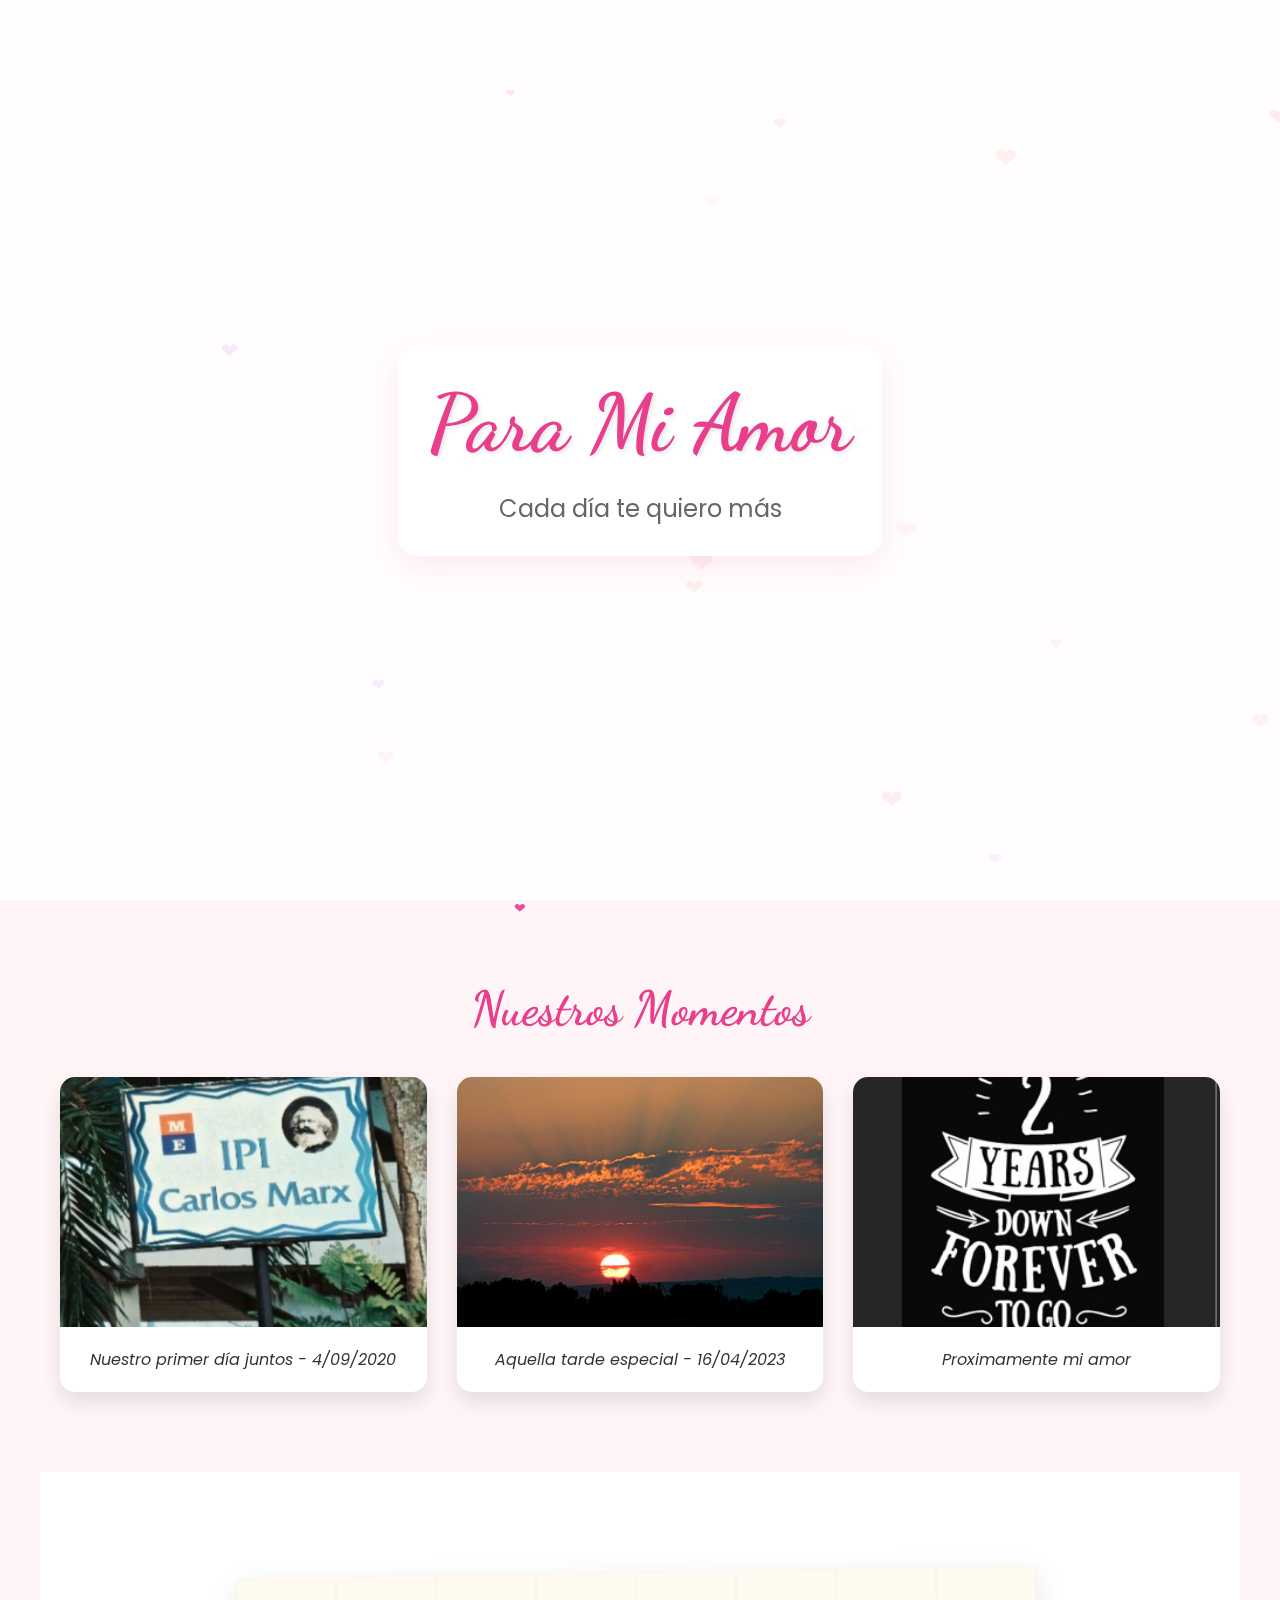
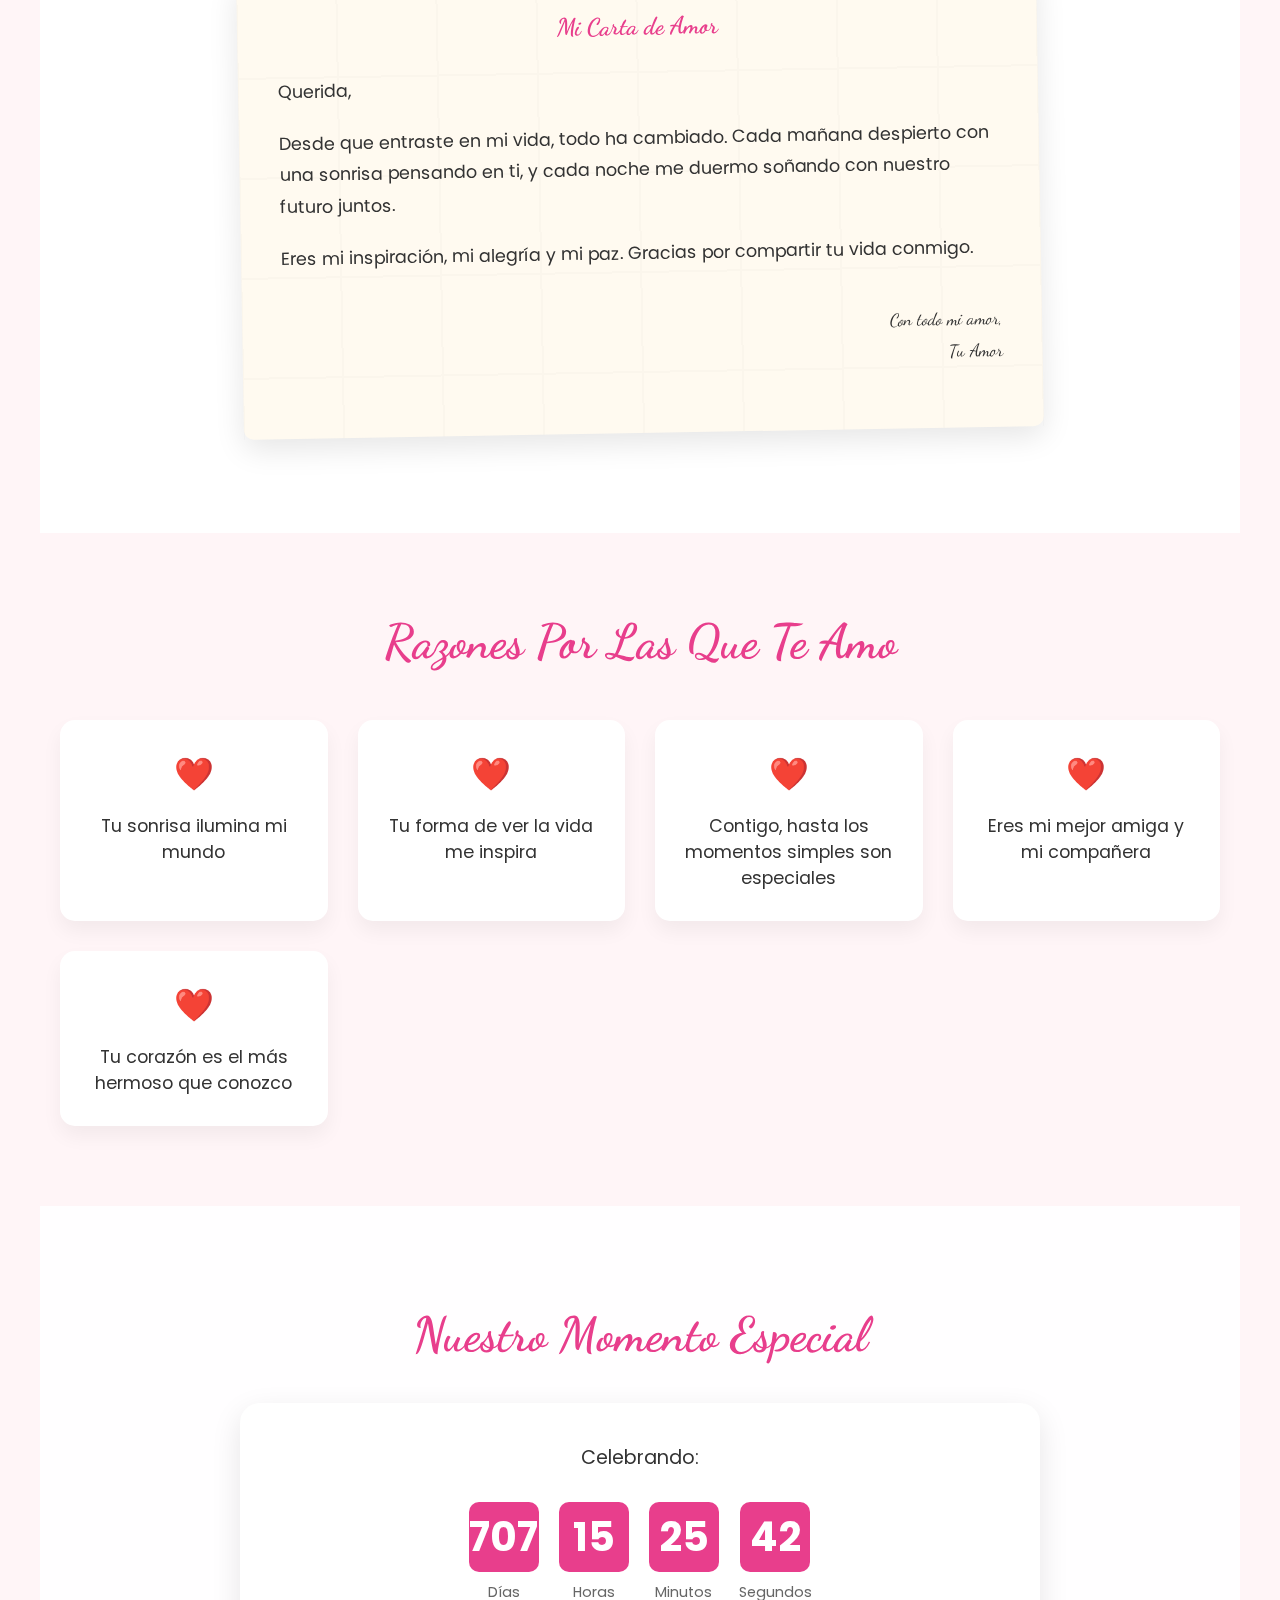
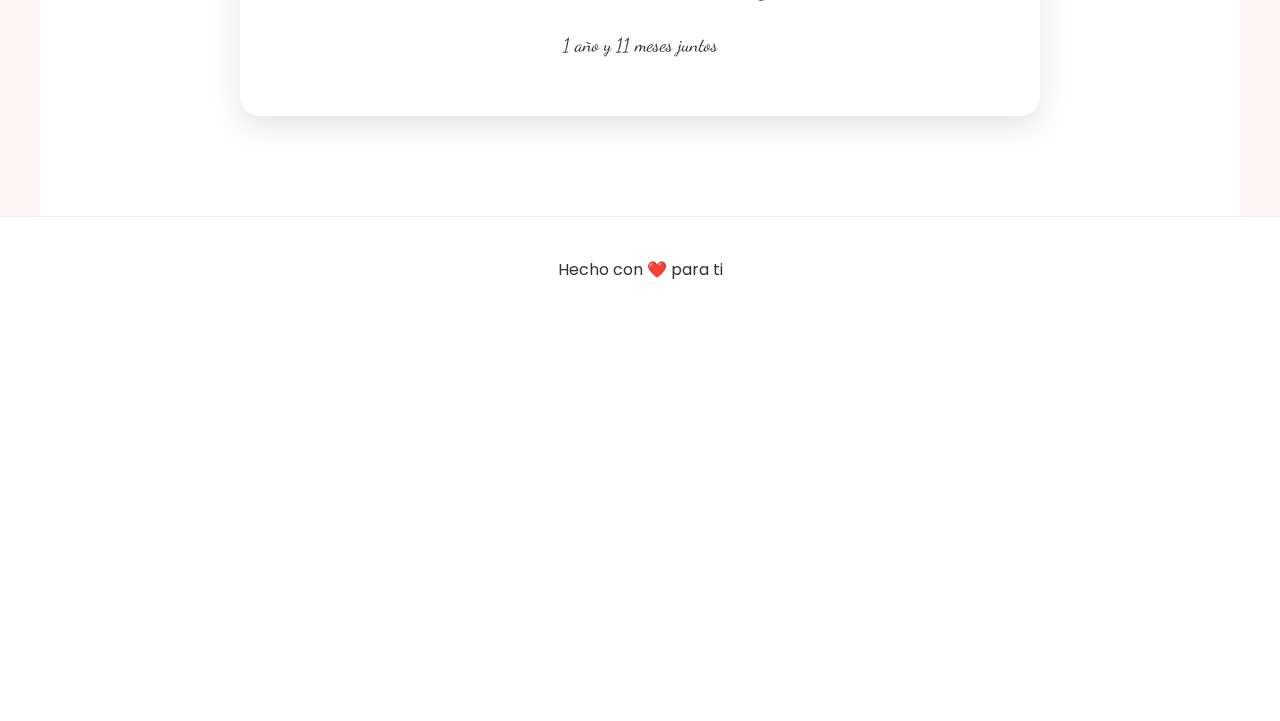
<file: love/index.html>
<!DOCTYPE html>
<html lang="en">
<head>
    <meta charset="UTF-8">
    <meta name="viewport" content="width=device-width, initial-scale=1.0">
    <title>Para Ti, Mi Amor</title>
    <link rel="stylesheet" href="styles.css">
    <link rel="stylesheet" href="https://fonts.googleapis.com/css2?family=Poppins:wght@300;400;600&family=Dancing+Script:wght@400;700&display=swap">
</head>
<body>
    <div class="floating-hearts"></div>
    
    <header>
        <div class="hero">
            <h1 class="title">Para Mi Amor</h1>
            <p class="subtitle">Cada día te quiero más</p>
        </div>
    </header>

    <section class="memories">
        <h2>Nuestros Momentos</h2>
        <div class="gallery">
            <div class="photo-card">
                <div class="photo" style="background-image: url('firstday.jpg')"></div>
                <p>Nuestro primer día juntos - 4/09/2020</p>
            </div>
            <div class="photo-card">
                <div class="photo" style="background-image: url('1.jpg')"></div>
                <p>Aquella tarde especial - 16/04/2023</p>
            </div>
            <div class="photo-card">
                <div class="photo" style="background-image: url('forever.jpg'); background-size:fit;background-position: center;"></div>
                <p>Proximamente mi amor</p>
            </div>
        </div>
    </section>

    <section class="love-letter">
        <div class="paper">
            <h2>Mi Carta de Amor</h2>
            <p>Querida,</p>
            <p>Desde que entraste en mi vida, todo ha cambiado. Cada mañana despierto con una sonrisa pensando en ti, y cada noche me duermo soñando con nuestro futuro juntos.</p>
            <p>Eres mi inspiración, mi alegría y mi paz. Gracias por compartir tu vida conmigo.</p>
            <p class="signature">Con todo mi amor,<br>Tu Amor</p>
        </div>
    </section>

    <section class="reasons">
        <h2>Razones Por Las Que Te Amo</h2>
        <div class="reasons-container">
            <div class="reason">
                <div class="heart-icon">❤️</div>
                <p>Tu sonrisa ilumina mi mundo</p>
            </div>
            <div class="reason">
                <div class="heart-icon">❤️</div>
                <p>Tu forma de ver la vida me inspira</p>
            </div>
            <div class="reason">
                <div class="heart-icon">❤️</div>
                <p>Contigo, hasta los momentos simples son especiales</p>
            </div>
            <div class="reason">
                <div class="heart-icon">❤️</div>
                <p>Eres mi mejor amiga y mi compañera</p>
            </div>
            <div class="reason">
                <div class="heart-icon">❤️</div>
                <p>Tu corazón es el más hermoso que conozco</p>
            </div>
        </div>
    </section>

    <section class="special-moment">
        <div class="moment-content">
            <h2>Nuestro Momento Especial</h2>
            <div class="countdown">
                <p>Celebrando:</p>
                <div id="countdown-timer">
                    <div class="time-unit">
                        <span id="days">00</span>
                        <span class="label">Días</span>
                    </div>
                    <div class="time-unit">
                        <span id="hours">00</span>
                        <span class="label">Horas</span>
                    </div>
                    <div class="time-unit">
                        <span id="minutes">00</span>
                        <span class="label">Minutos</span>
                    </div>
                    <div class="time-unit">
                        <span id="seconds">00</span>
                        <span class="label">Segundos</span>
                    </div>
                </div>
                <p class="anniversary-label">juntos</p>
            </div>
        </div>
    </section>

    <footer>
        <p>Hecho con ❤️ para ti</p>
        
        <!-- Reproductor de Spotify (oculto inicialmente si lo prefieres) -->
        <iframe style="border-radius:12px; margin-bottom: 20px;" 
                src="https://open.spotify.com/embed/track/07squf0xpI7hHUwZ4hezKP?utm_source=generator" 
                width="100%" 
                height="352" 
                frameborder="0" 
                allowfullscreen="" 
                allow="autoplay; clipboard-write; encrypted-media; fullscreen; picture-in-picture" 
                loading="lazy">
        </iframe>
    
        <!-- Tu botón de audio personalizado -->
        
    </footer>
    
    <script>
        // Script para controlar el botón de audio personalizado
        const playButton = document.getElementById('play-music');
        const audio = document.getElementById('love-song');
        
        playButton.addEventListener('click', () => {
            if (audio.paused) {
                audio.play();
                playButton.textContent = '❚❚ Pausar';
            } else {
                audio.pause();
                playButton.textContent = '♫ Reproducir Nuestra Canción';
            }
        });
    </script>

    <script src="script.js"></script>
</body>
</html>
</file>
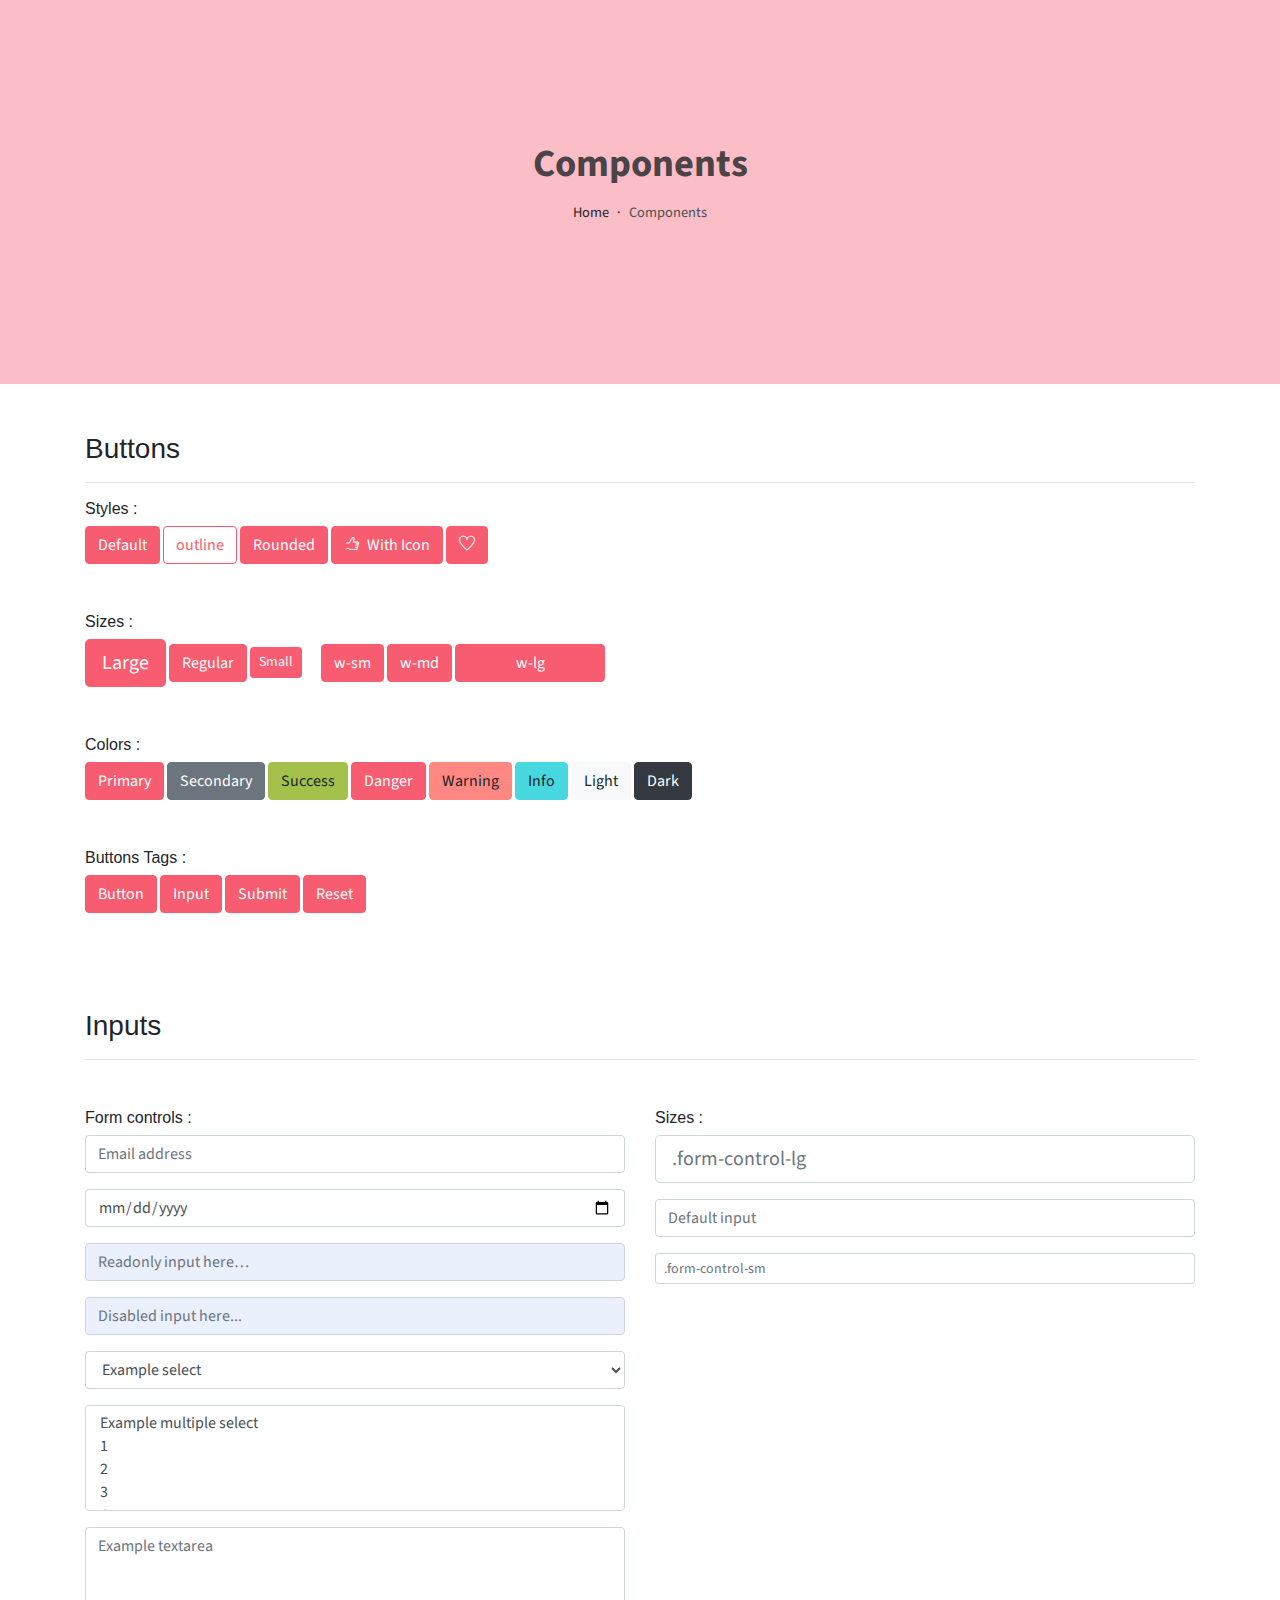
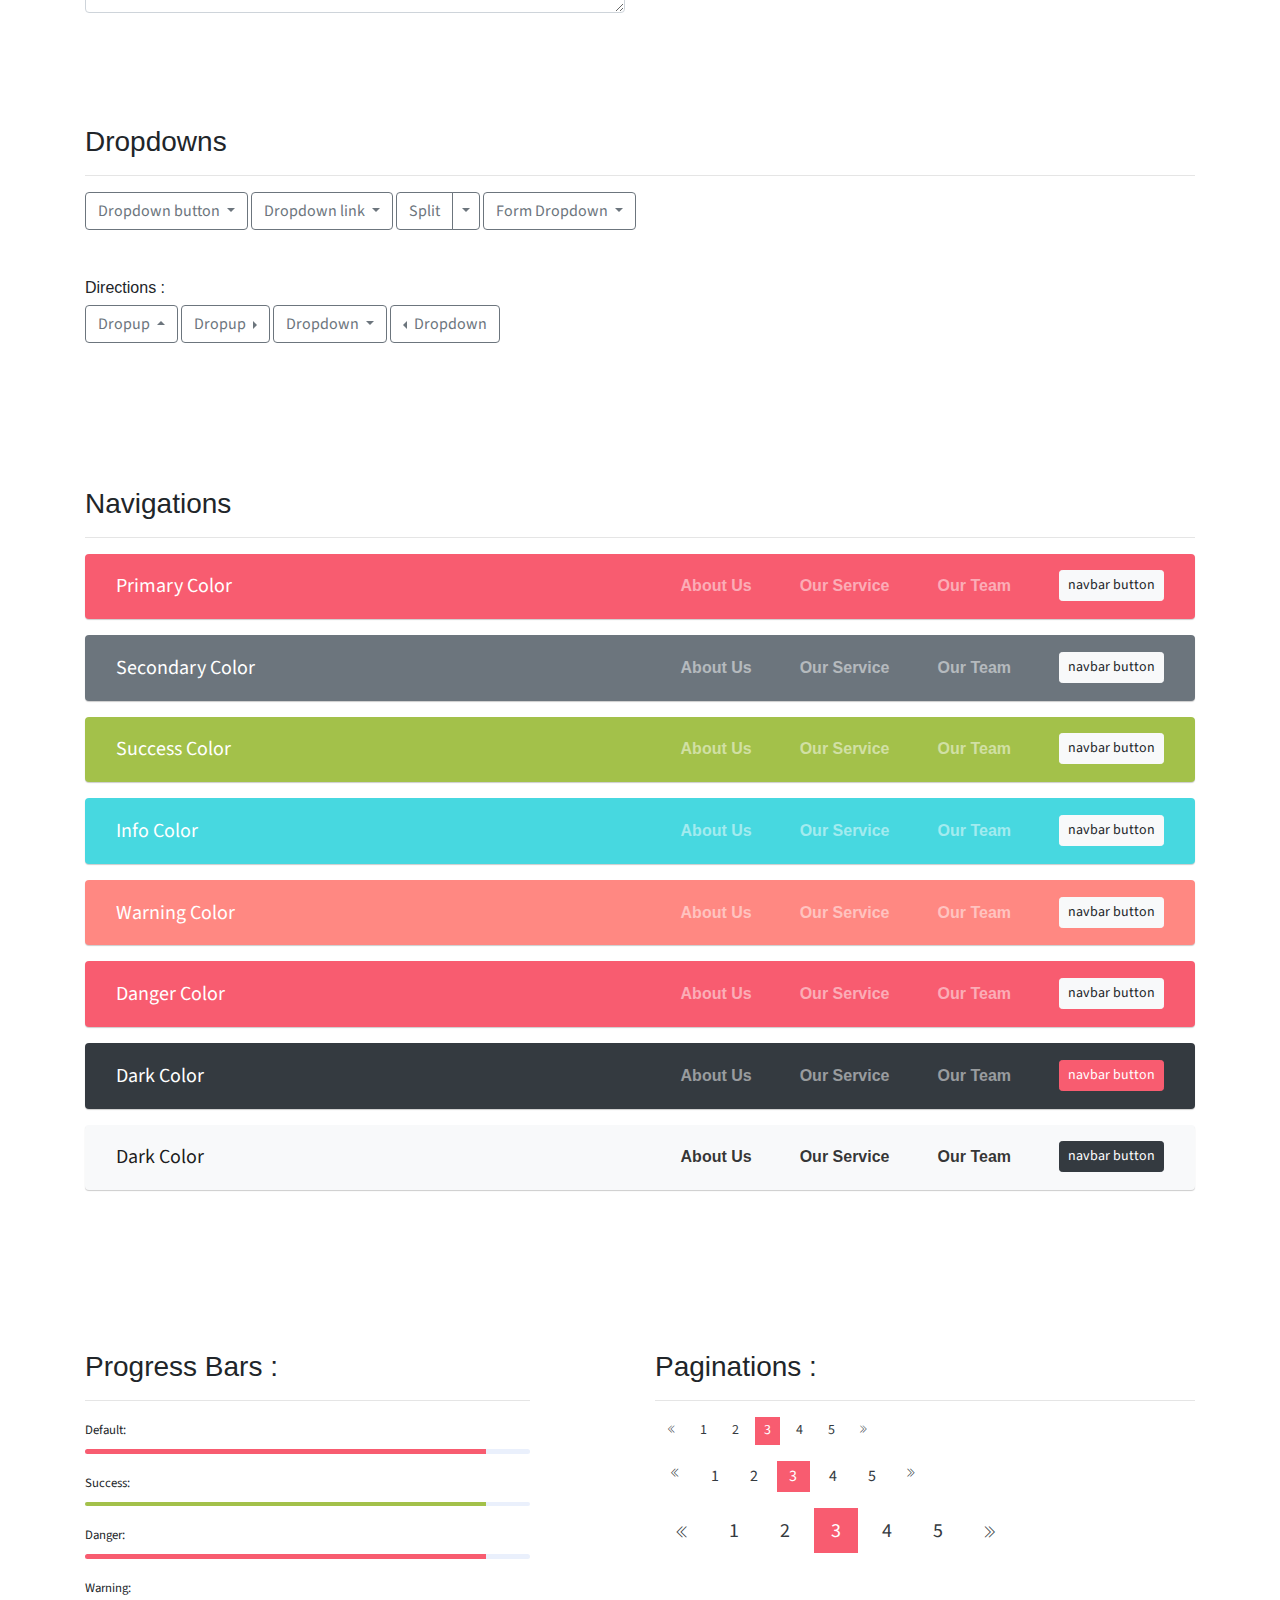
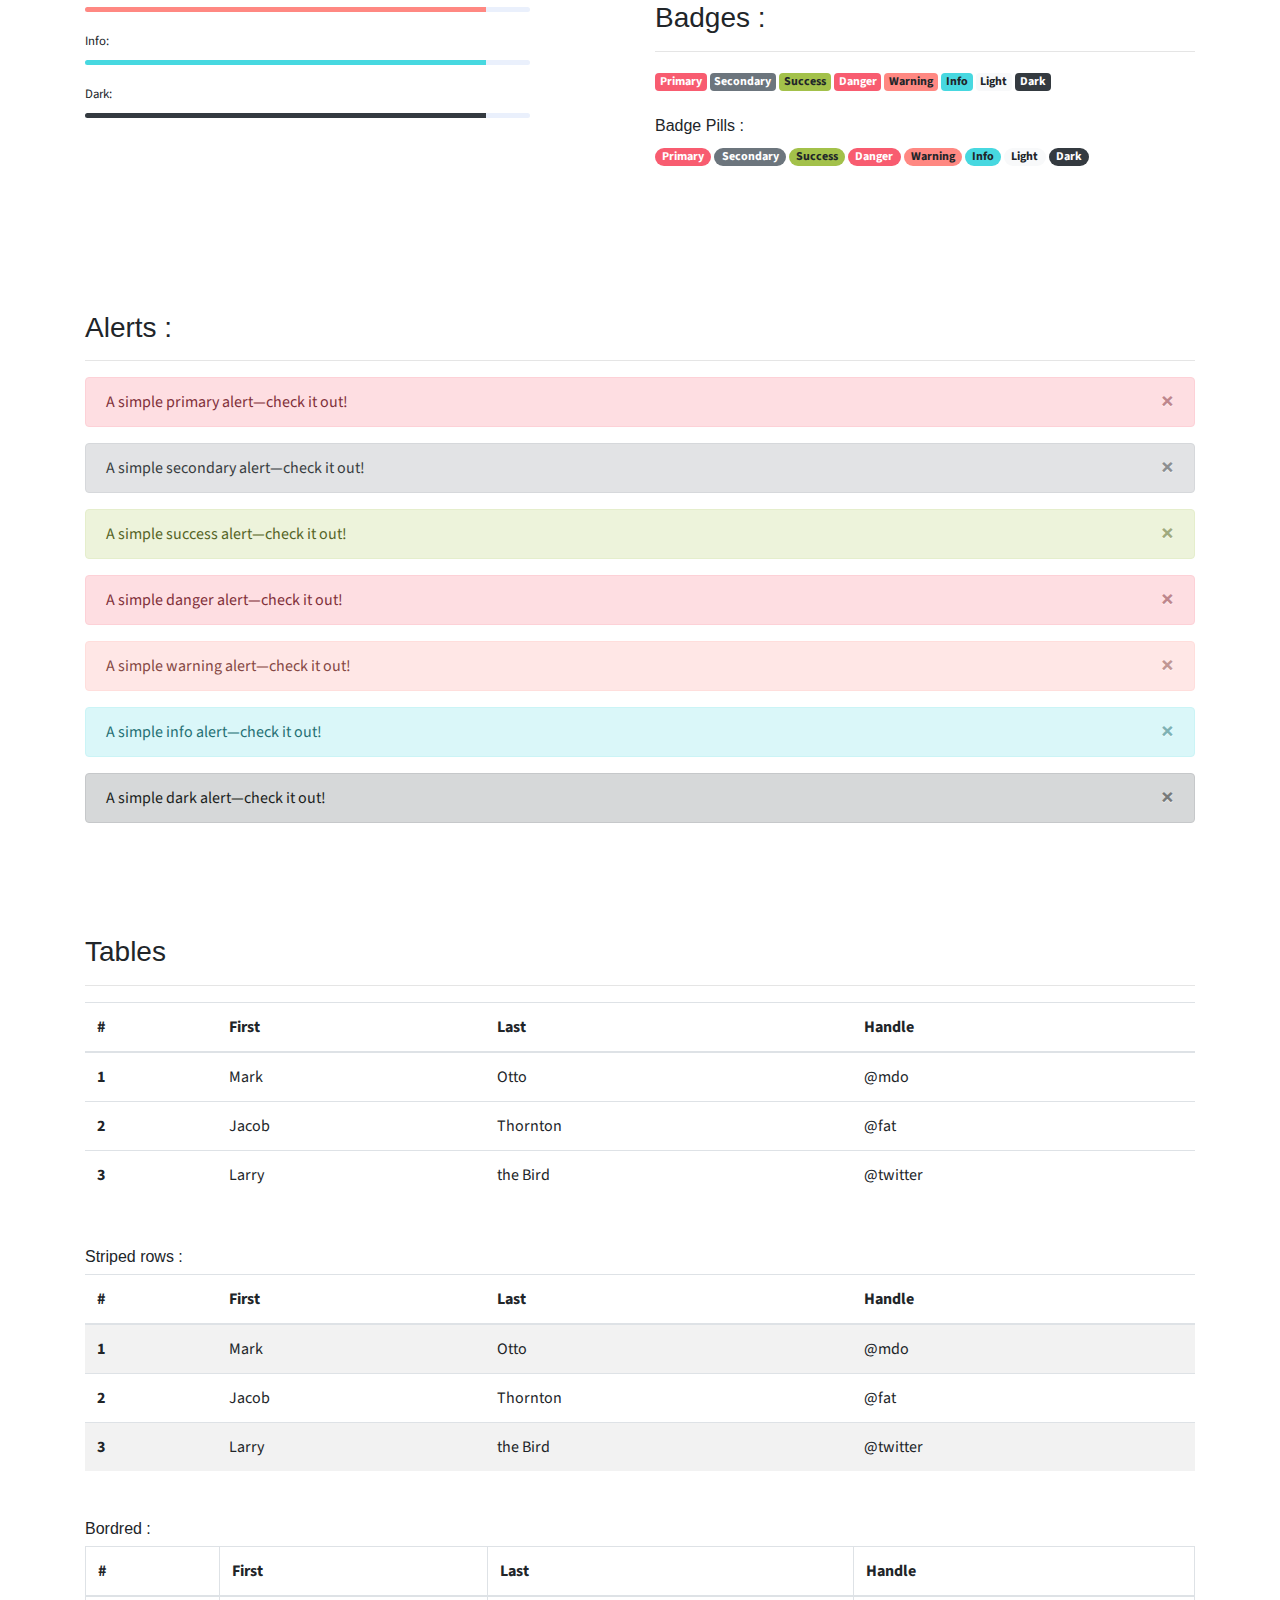
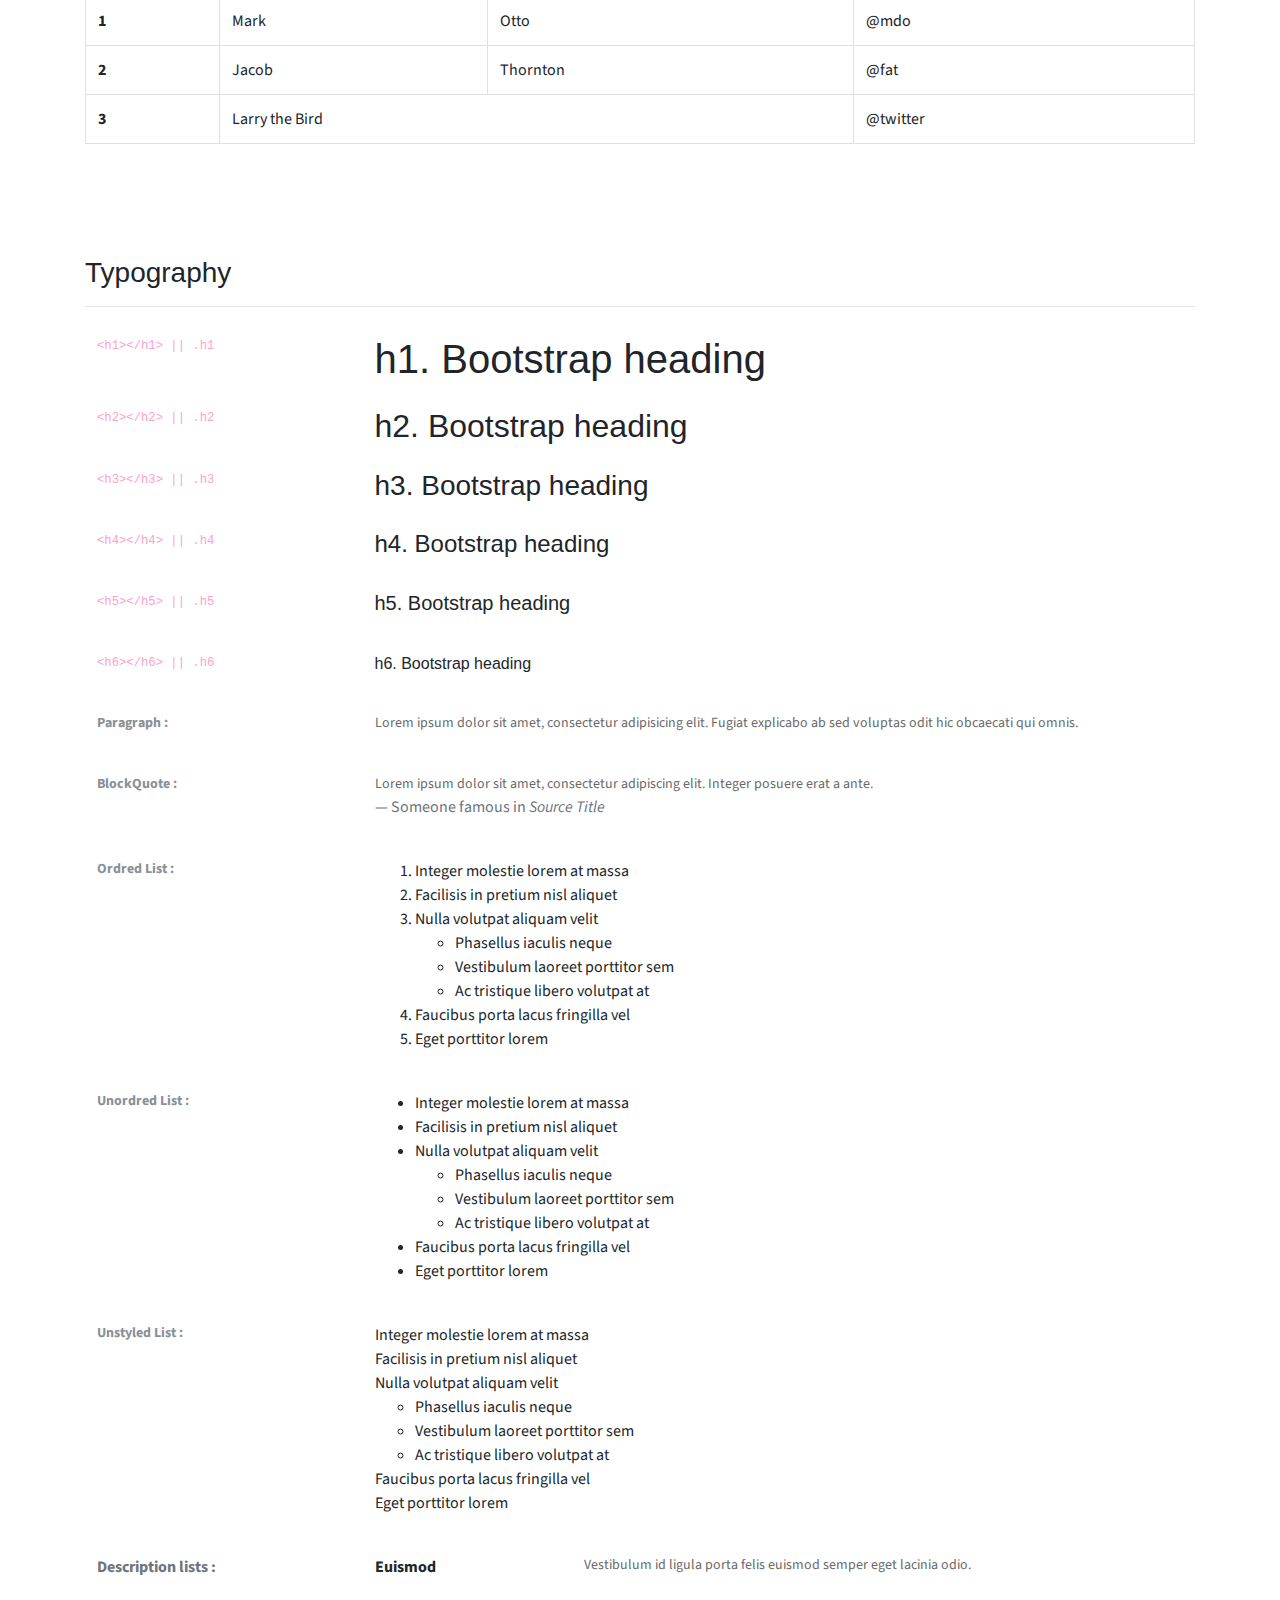
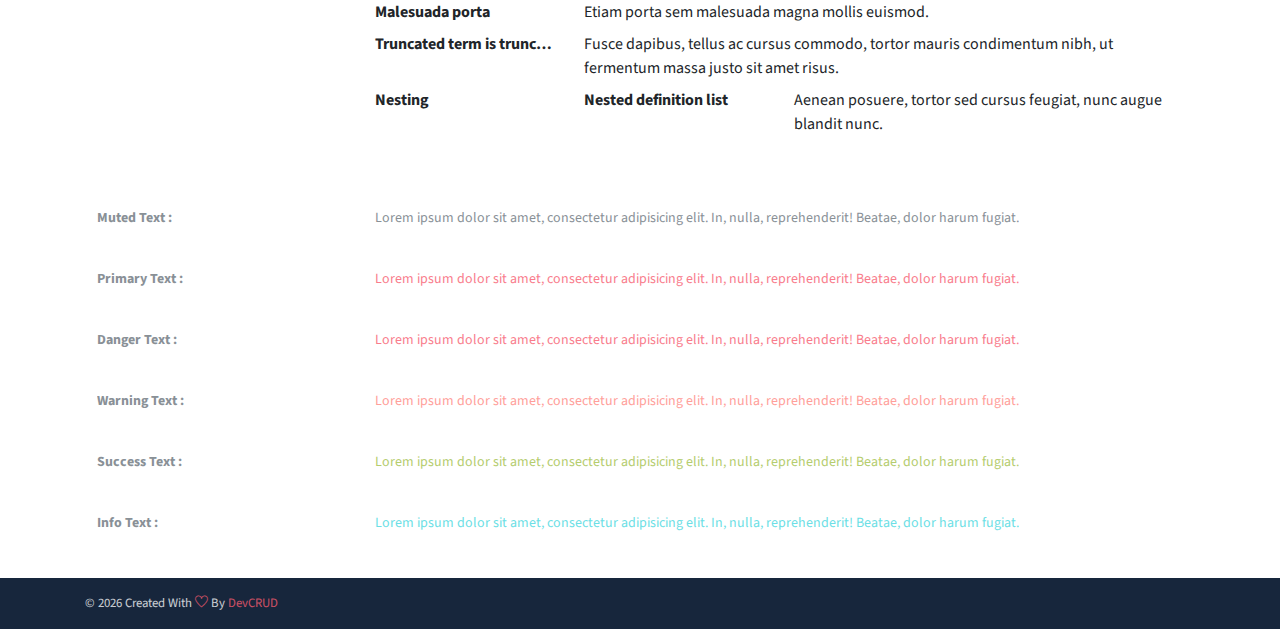
<file: components.html>
<!DOCTYPE html>
<html lang="en">
<head>
   <meta charset="utf-8">
   <meta name="viewport" content="width=device-width, initial-scale=1, shrink-to-fit=no">
   <meta name="description" content="Start your development with JohnDoe landing page.">
   <meta name="author" content="Devcrud">
   <title>JohnDoe Landing page | Components</title>
   <link rel="icon" href="assets/imgs/favicon.png" type="image/png">
   <!-- font icons -->
   <link rel="stylesheet" href="assets/vendors/themify-icons/css/themify-icons.css">
   <!-- Bootstrap + Steller  -->
   <link rel="stylesheet" href="assets/css/johndoe.css">
</head>
<body>

   <!-- Page Header -->
   <header class="header header-mini"> 
      <div class="header-title">Components</div> 
      <nav aria-label="breadcrumb">
         <ol class="breadcrumb">
            <li class="breadcrumb-item"><a href="/">Home</a></li>
            <li class="breadcrumb-item active" aria-current="page">Components</li>
         </ol>
      </nav>
   </header> <!-- End Of Page Header -->

   <!-- main content -->
   <div class="container">

      <!-- Buttons -->
      <h3 class="mt-5">Buttons</h3>
      <hr>
      <h6 class="section-secondary-title">Styles :</h6>
      <button class="btn btn-primary">Default</button>
      <button class="btn btn-outline-primary">outline</button>
      <button class="btn btn-primary rounded">Rounded</button>
      <button class="btn btn-primary rounded"><i class="ti-thumb-up pr-1"></i> With Icon</button>
      <button class="btn btn-primary circle"><i class="ti-heart"></i></button>

      <h6 class="section-secondary-title mt-5">Sizes :</h6>
      <button class="btn btn-primary btn-lg">Large</button>
      <button class="btn btn-primary ">Regular</button>
      <button class="btn btn-primary btn-sm">Small</button>
      <button class="btn btn-primary w-sm ml-3">w-sm</button>
      <button class="btn btn-primary w-md">w-md</button>
      <button class="btn btn-primary w-lg">w-lg</button>

      <h6 class="section-secondary-title mt-5">Colors :</h6>          
      <button type="button" class="btn btn-primary">Primary</button>
      <button type="button" class="btn btn-secondary">Secondary</button>
      <button type="button" class="btn btn-success">Success</button>
      <button type="button" class="btn btn-danger">Danger</button>
      <button type="button" class="btn btn-warning">Warning</button>
      <button type="button" class="btn btn-info">Info</button>
      <button type="button" class="btn btn-light">Light</button>
      <button type="button" class="btn btn-dark">Dark</button>

      <h6 class="section-secondary-title mt-5">Buttons Tags :</h6>
      <button class="btn btn-primary" type="submit">Button</button>
      <input class="btn btn-primary" type="button" value="Input">
      <input class="btn btn-primary" type="submit" value="Submit">
      <input class="btn btn-primary" type="reset" value="Reset">
      
      <!-- devider -->
      <div class="py-5"></div>

      <!-- Inputs -->
      <h3>Inputs</h3>
      <hr>
      <div class="row mt-5">
         <div class="col-md-6">
            <h6 class="section-secondary-title">Form controls :</h6>        
            <div class="form-group">
               <input type="email" class="form-control" id="exampleFormControlInput1" placeholder="Email address">
            </div>
            <div class="form-group">
               <input type="date" class="form-control" id="exampleFormControlInput1" placeholder="Date">
            </div>
            <div class="form-group">
               <input class="form-control" type="text" placeholder="Readonly input here…" readonly>
            </div>
            <div class="form-group">
               <input class="form-control" id="disabledInput" type="text" placeholder="Disabled input here..." disabled>
            </div>
            <div class="form-group">
               <select class="form-control" id="exampleFormControlSelect1">
                  <option>Example select</option>
                  <option>1</option>
                  <option>2</option>
                  <option>3</option>
                  <option>4</option>
                  <option>5</option>
               </select>
            </div>
            <div class="form-group">
               <select multiple class="form-control" id="exampleFormControlSelect2">
                  <option>Example multiple select</option>
                  <option>1</option>
                  <option>2</option>
                  <option>3</option>
                  <option>4</option>
                  <option>5</option>
               </select>
            </div>
            <div class="form-group">
               <textarea class="form-control" id="exampleFormControlTextarea1" rows="3" placeholder="Example textarea"></textarea>
            </div>
         </div>
         <div class="col-md-6">
            <h6 class="section-secondary-title">Sizes :</h6>    
            <div class="form-group">
               <input class="form-control form-control-lg" type="text" placeholder=".form-control-lg">             
            </div>
            <div class="form-group">
               <input class="form-control" type="text" placeholder="Default input">
            </div>
            <div class="form-group">
               <input class="form-control form-control-sm" type="text" placeholder=".form-control-sm"> 
            </div>
         </div>
      </div> <!-- end of inputs -->   

      <!-- devider -->
      <div class="py-5"></div>             

      <!-- Dropdowns -->
      <h3 class="components-section-title font-weight-normal">Dropdowns</h3>
      <hr>
      <div class="dropdown d-inline-block">
         <button class="btn btn-outline-secondary dropdown-toggle" type="button" id="dropdownMenuButton" data-toggle="dropdown" aria-haspopup="true" aria-expanded="false">
         Dropdown button
         </button>
         <div class="dropdown-menu" aria-labelledby="dropdownMenuButton">
         <a class="dropdown-item" href="#">Action</a>
         <a class="dropdown-item" href="#">Another action</a>
         <a class="dropdown-item" href="#">Something else here</a>
         </div>
      </div>
      <div class="dropdown d-inline-block">
         <a class="btn btn-outline-secondary dropdown-toggle" href="#" role="button" id="dropdownMenuLink" data-toggle="dropdown" aria-haspopup="true" aria-expanded="false">
            Dropdown link
         </a>
         <div class="dropdown-menu" aria-labelledby="dropdownMenuLink">
            <a class="dropdown-item" href="#">Action</a>
            <a class="dropdown-item" href="#">Another action</a>
            <a class="dropdown-item" href="#">Something else here</a>
         </div>
      </div>
      <div class="btn-group">
         <button type="button" class="btn btn-outline-secondary">Split</button>
         <button type="button" class="btn btn-outline-secondary dropdown-toggle dropdown-toggle-split" data-toggle="dropdown" aria-haspopup="true" aria-expanded="false">
         <span class="sr-only">Toggle Dropdown</span>
         </button>
         <div class="dropdown-menu">
            <a class="dropdown-item" href="#">Action</a>
            <a class="dropdown-item" href="#">Another action</a>
            <a class="dropdown-item" href="#">Something else here</a>
            <div class="dropdown-divider"></div>
            <a class="dropdown-item" href="#">Separated link</a>
         </div>
      </div>
      <div class="btn-group">
         <button class="btn btn-outline-secondary dropdown-toggle" type="button" id="dropdownMenuButton" data-toggle="dropdown" aria-haspopup="true" aria-expanded="false">
            Form Dropdown
         </button>
         <div class="dropdown-menu form">
            <form class="px-4 py-3">
               <div class="form-group">
                  <input type="email" class="form-control" id="exampleDropdownFormEmail1" placeholder="email@example.com">
               </div>
               <div class="form-group">
                  <input type="password" class="form-control" id="exampleDropdownFormPassword1" placeholder="Password">
               </div>
               <div class="form-check mb-3">
                  <input type="checkbox" class="form-check-input" id="dropdownCheck">
                  <label class="form-check-label" for="dropdownCheck">
                     Remember me
                  </label>
               </div>
               <button type="submit" class="btn btn-primary btn-block">Sign in</button>
            </form>
            <div class="dropdown-divider"></div>
            <a class="dropdown-item" href="#"><small>New around here? Sign up</small></a>
            <a class="dropdown-item" href="#"><small>Forgot password?</small></a>
         </div>
      </div>       
      <h6 class="section-secondary-title mt-5">Directions :</h6>  
      <div class="btn-group dropup">
         <button type="button" class="btn btn-outline-secondary dropdown-toggle" data-toggle="dropdown" aria-haspopup="true" aria-expanded="false">
            Dropup
         </button>
         <div class="dropdown-menu">
            <a class="dropdown-item" href="#">Action</a>
            <a class="dropdown-item" href="#">Another action</a>
            <a class="dropdown-item" href="#">Something else here</a>
            <div class="dropdown-divider"></div>
            <a class="dropdown-item" href="#">Separated link</a>
         </div>
      </div>
      <div class="btn-group dropright">
         <button type="button" class="btn btn-outline-secondary dropdown-toggle" data-toggle="dropdown" aria-haspopup="true" aria-expanded="false">
            Dropup
         </button>
         <div class="dropdown-menu">
            <a class="dropdown-item" href="#">Action</a>
            <a class="dropdown-item" href="#">Another action</a>
            <a class="dropdown-item" href="#">Something else here</a>
            <div class="dropdown-divider"></div>
            <a class="dropdown-item" href="#">Separated link</a>
         </div>
      </div>
      <div class="btn-group">
         <button type="button" class="btn btn-outline-secondary dropdown-toggle" data-toggle="dropdown" aria-haspopup="true" aria-expanded="false">
            Dropdown
         </button>
         <div class="dropdown-menu">
            <a class="dropdown-item" href="#">Action</a>
            <a class="dropdown-item" href="#">Another action</a>
            <a class="dropdown-item" href="#">Something else here</a>
            <div class="dropdown-divider"></div>
            <a class="dropdown-item" href="#">Separated link</a>
         </div>
      </div>
      <div class="btn-group dropleft">
         <button type="button" class="btn btn-outline-secondary dropdown-toggle" data-toggle="dropdown" aria-haspopup="true" aria-expanded="false">
            Dropdown
         </button>
         <div class="dropdown-menu">
            <a class="dropdown-item" href="#">Action</a>
            <a class="dropdown-item" href="#">Another action</a>
            <a class="dropdown-item" href="#">Something else here</a>
            <div class="dropdown-divider"></div>
            <a class="dropdown-item" href="#">Separated link</a>
         </div>
      </div> <!-- end of Dropdowns -->  

      <!-- devider -->
      <div class="py-5"></div>   

      <!-- navbars -->
      <h3 class="components-section-title font-weight-normal mt-5">Navigations</h3>
      <hr>
      <nav class="navbar navbar-expand-sm navbar-dark bg-primary rounded shadow mb-3">
         <div class="container">
            <a class="navbar-brand" href="#">Primary Color</a>
            <button class="navbar-toggler ml-auto" type="button" data-toggle="collapse" data-target="#navbarSupportedContent" aria-controls="navbarSupportedContent" aria-expanded="false" aria-label="Toggle navigation">
            <span class="navbar-toggler-icon"></span>
            </button>
            <div class="collapse navbar-collapse" id="navbarSupportedContent">
               <ul class="navbar-nav ml-auto"> 
                  <li class="nav-item">
                     <a class="nav-link" href="#about">About Us</a>
                  </li>
                  <li class="nav-item">
                     <a class="nav-link" href="#service">Our Service</a>
                  </li>
                  <li class="nav-item">
                     <a class="nav-link" href="#team">Our Team</a>
                  </li>
                  <li class="nav-item">
                     <a href="#book-table" class="ml-4 mt-1 btn btn-light btn-sm">navbar button</a>
                  </li>
               </ul>                       
            </div>
         </div>
      </nav>
      <nav class="navbar navbar-expand-sm navbar-dark bg-secondary rounded shadow mb-3">
         <div class="container">
            <a class="navbar-brand" href="#">Secondary Color</a>
            <button class="navbar-toggler ml-auto" type="button" data-toggle="collapse" data-target="#navbarSupportedContent" aria-controls="navbarSupportedContent" aria-expanded="false" aria-label="Toggle navigation">
            <span class="navbar-toggler-icon"></span>
            </button>
            <div class="collapse navbar-collapse" id="navbarSupportedContent">
               <ul class="navbar-nav ml-auto"> 
                  <li class="nav-item">
                     <a class="nav-link" href="#about">About Us</a>
                  </li>
                  <li class="nav-item">
                     <a class="nav-link" href="#service">Our Service</a>
                  </li>
                  <li class="nav-item">
                     <a class="nav-link" href="#team">Our Team</a>
                  </li>
                  <li class="nav-item">
                     <a href="#book-table" class="ml-4 mt-1 btn btn-light btn-sm">navbar button</a>
                  </li>
               </ul>                       
            </div>
         </div>
      </nav>
      <nav class="navbar navbar-expand-sm navbar-dark bg-success rounded shadow mb-3">
         <div class="container">
            <a class="navbar-brand" href="#">Success Color</a>
            <button class="navbar-toggler ml-auto" type="button" data-toggle="collapse" data-target="#navbarSupportedContent" aria-controls="navbarSupportedContent" aria-expanded="false" aria-label="Toggle navigation">
            <span class="navbar-toggler-icon"></span>
            </button>
            <div class="collapse navbar-collapse" id="navbarSupportedContent">
               <ul class="navbar-nav ml-auto"> 
                  <li class="nav-item">
                     <a class="nav-link" href="#about">About Us</a>
                  </li>
                  <li class="nav-item">
                     <a class="nav-link" href="#service">Our Service</a>
                  </li>
                  <li class="nav-item">
                     <a class="nav-link" href="#team">Our Team</a>
                  </li>
                  <li class="nav-item">
                     <a href="#book-table" class="ml-4 mt-1 btn btn-light btn-sm">navbar button</a>
                  </li>
               </ul>                       
            </div>
         </div>
      </nav>
      <nav class="navbar navbar-expand-sm navbar-dark bg-info rounded shadow mb-3">
         <div class="container">
            <a class="navbar-brand" href="#">Info Color</a>
            <button class="navbar-toggler ml-auto" type="button" data-toggle="collapse" data-target="#navbarSupportedContent" aria-controls="navbarSupportedContent" aria-expanded="false" aria-label="Toggle navigation">
            <span class="navbar-toggler-icon"></span>
            </button>
            <div class="collapse navbar-collapse" id="navbarSupportedContent">
               <ul class="navbar-nav ml-auto"> 
                  <li class="nav-item">
                     <a class="nav-link" href="#about">About Us</a>
                  </li>
                  <li class="nav-item">
                     <a class="nav-link" href="#service">Our Service</a>
                  </li>
                  <li class="nav-item">
                     <a class="nav-link" href="#team">Our Team</a>
                  </li>
                  <li class="nav-item">
                     <a href="#book-table" class="ml-4 mt-1 btn btn-light btn-sm">navbar button</a>
                  </li>
               </ul>                       
            </div>
         </div>
      </nav>
      <nav class="navbar navbar-expand-sm navbar-dark bg-warning rounded shadow mb-3">
         <div class="container">
            <a class="navbar-brand" href="#">Warning Color</a>
            <button class="navbar-toggler ml-auto" type="button" data-toggle="collapse" data-target="#navbarSupportedContent" aria-controls="navbarSupportedContent" aria-expanded="false" aria-label="Toggle navigation">
            <span class="navbar-toggler-icon"></span>
            </button>
            <div class="collapse navbar-collapse" id="navbarSupportedContent">
               <ul class="navbar-nav ml-auto"> 
                  <li class="nav-item">
                     <a class="nav-link" href="#about">About Us</a>
                  </li>
                  <li class="nav-item">
                     <a class="nav-link" href="#service">Our Service</a>
                  </li>
                  <li class="nav-item">
                     <a class="nav-link" href="#team">Our Team</a>
                  </li>
                  <li class="nav-item">
                     <a href="#book-table" class="ml-4 mt-1 btn btn-light btn-sm">navbar button</a>
                  </li>
               </ul>                       
            </div>
         </div>
      </nav>
      <nav class="navbar navbar-expand-sm navbar-dark bg-danger rounded shadow mb-3">
         <div class="container">
            <a class="navbar-brand" href="#">Danger Color</a>
            <button class="navbar-toggler ml-auto" type="button" data-toggle="collapse" data-target="#navbarSupportedContent" aria-controls="navbarSupportedContent" aria-expanded="false" aria-label="Toggle navigation">
            <span class="navbar-toggler-icon"></span>
            </button>
            <div class="collapse navbar-collapse" id="navbarSupportedContent">
               <ul class="navbar-nav ml-auto"> 
                  <li class="nav-item">
                     <a class="nav-link" href="#about">About Us</a>
                  </li>
                  <li class="nav-item">
                     <a class="nav-link" href="#service">Our Service</a>
                  </li>
                  <li class="nav-item">
                     <a class="nav-link" href="#team">Our Team</a>
                  </li>
                  <li class="nav-item">
                     <a href="#book-table" class="ml-4 mt-1 btn btn-light btn-sm">navbar button</a>
                  </li>
               </ul>                       
            </div>
         </div>
      </nav>
      <nav class="navbar navbar-expand-sm navbar-dark bg-dark rounded shadow mb-3">
         <div class="container">
            <a class="navbar-brand" href="#">Dark Color</a>
            <button class="navbar-toggler ml-auto" type="button" data-toggle="collapse" data-target="#navbarSupportedContent" aria-controls="navbarSupportedContent" aria-expanded="false" aria-label="Toggle navigation">
            <span class="navbar-toggler-icon"></span>
            </button>
            <div class="collapse navbar-collapse" id="navbarSupportedContent">
               <ul class="navbar-nav ml-auto"> 
                  <li class="nav-item">
                     <a class="nav-link" href="#about">About Us</a>
                  </li>
                  <li class="nav-item">
                     <a class="nav-link" href="#service">Our Service</a>
                  </li>
                  <li class="nav-item">
                     <a class="nav-link" href="#team">Our Team</a>
                  </li>
                  <li class="nav-item">
                     <a href="#book-table" class="ml-4 mt-1 btn btn-primary btn-sm">navbar button</a>
                  </li>
               </ul>                       
            </div>
         </div>
      </nav>
      <nav class="navbar navbar-expand-sm navbar-light bg-light rounded shadow mb-3">
         <div class="container">
            <a class="navbar-brand" href="#">Dark Color</a>
            <button class="navbar-toggler ml-auto" type="button" data-toggle="collapse" data-target="#navbarSupportedContent" aria-controls="navbarSupportedContent" aria-expanded="false" aria-label="Toggle navigation">
            <span class="navbar-toggler-icon"></span>
            </button>
            <div class="collapse navbar-collapse" id="navbarSupportedContent">
               <ul class="navbar-nav ml-auto"> 
                  <li class="nav-item">
                     <a class="nav-link" href="#about">About Us</a>
                  </li>
                  <li class="nav-item">
                     <a class="nav-link" href="#service">Our Service</a>
                  </li>
                  <li class="nav-item">
                     <a class="nav-link" href="#team">Our Team</a>
                  </li>
                  <li class="nav-item">
                     <a href="#book-table" class="ml-4 mt-1 btn btn-dark btn-sm">navbar button</a>
                  </li>
               </ul>                       
            </div>
         </div>
      </nav>
      <!-- End of navbars -->

      <!-- devider -->
      <div class="py-5"></div>   
      
      <!-- progress bars -->
      <div class="row justify-content-between">
         <div class="col-md-5">
            <h3 class="components-section-title font-weight-normal mt-5">Progress Bars :</h3>
            <hr>
            <small>Default: </small>
            <div class="progress mt-2 mb-3">
               <div class="progress-bar" role="progressbar" style="width: 90%" aria-valuenow="25" aria-valuemin="0" aria-valuemax="100"></div>
            </div>
            <small>Success:</small>
            <div class="progress mt-2 mb-3">
               <div class="progress-bar bg-success" role="progressbar" style="width: 90%" aria-valuenow="25" aria-valuemin="0" aria-valuemax="100"></div>
            </div>
            <small>Danger:</small>
            <div class="progress mt-2 mb-3">
               <div class="progress-bar bg-danger" role="progressbar" style="width: 90%" aria-valuenow="25" aria-valuemin="0" aria-valuemax="100"></div>
            </div>
            <small>Warning:</small>
            <div class="progress mt-2 mb-3">
               <div class="progress-bar bg-warning" role="progressbar" style="width: 90%" aria-valuenow="25" aria-valuemin="0" aria-valuemax="100"></div>
            </div>
            <small>Info:</small>
            <div class="progress mt-2 mb-3">
               <div class="progress-bar bg-info" role="progressbar" style="width: 90%" aria-valuenow="25" aria-valuemin="0" aria-valuemax="100"></div>
            </div>
            <small>Dark:</small>
            <div class="progress mt-2 mb-3">
               <div class="progress-bar bg-dark" role="progressbar" style="width: 90%" aria-valuenow="25" aria-valuemin="0" aria-valuemax="100"></div>
            </div>
         </div>
         <div class="col-md-6">
            <h3 class="components-section-title font-weight-normal mt-5">Paginations :</h3>
            <hr>
            <nav aria-label="Page navigation example">
               <ul class="pagination pagination-sm">
                  <li class="page-item"><a class="page-link" href="#"><i class="ti-angle-double-left"></i></a></li>
                  <li class="page-item"><a class="page-link" href="#">1</a></li>
                  <li class="page-item"><a class="page-link" href="#">2</a></li>
                  <li class="page-item active"><a class="page-link" href="#">3</a></li>
                  <li class="page-item"><a class="page-link" href="#">4</a></li>
                  <li class="page-item"><a class="page-link" href="#">5</a></li>
                  <li class="page-item"><a class="page-link" href="#"><i class="ti-angle-double-right"></i></a></li>
               </ul>
            </nav>
            <nav aria-label="Page navigation example">
               <ul class="pagination">
               <li class="page-item"><a class="page-link" href="#"><i class="ti-angle-double-left"></i></a></li>
                  <li class="page-item"><a class="page-link" href="#">1</a></li>
                  <li class="page-item"><a class="page-link" href="#">2</a></li>
                  <li class="page-item active"><a class="page-link" href="#">3</a></li>
                  <li class="page-item"><a class="page-link" href="#">4</a></li>
                  <li class="page-item"><a class="page-link" href="#">5</a></li>
                  <li class="page-item"><a class="page-link" href="#"><i class="ti-angle-double-right"></i></a></li>
               </ul>
            </nav>
            <nav aria-label="Page navigation example">
               <ul class="pagination pagination-lg">
                  <li class="page-item"><a class="page-link" href="#"><i class="ti-angle-double-left"></i></a></li>
                  <li class="page-item"><a class="page-link" href="#">1</a></li>
                  <li class="page-item"><a class="page-link" href="#">2</a></li>
                  <li class="page-item active"><a class="page-link" href="#">3</a></li>
                  <li class="page-item"><a class="page-link" href="#">4</a></li>
                  <li class="page-item"><a class="page-link" href="#">5</a></li>
                  <li class="page-item"><a class="page-link" href="#"><i class="ti-angle-double-right"></i></a></li>
               </ul>
            </nav>

            <!-- Badges -->
            <h3 class="components-section-title font-weight-normal mt-5">Badges :</h3>
            <hr>
            <span class="badge badge-primary">Primary</span>
            <span class="badge badge-secondary">Secondary</span>
            <span class="badge badge-success">Success</span>
            <span class="badge badge-danger">Danger</span>
            <span class="badge badge-warning">Warning</span>
            <span class="badge badge-info">Info</span>
            <span class="badge badge-light">Light</span>
            <span class="badge badge-dark">Dark</span>
            <h6 class="section-secondary-title mt-4 mb-2">Badge Pills :</h6>
            <span class="badge badge-pill badge-primary">Primary</span>
            <span class="badge badge-pill badge-secondary">Secondary</span>
            <span class="badge badge-pill badge-success">Success</span>
            <span class="badge badge-pill badge-danger">Danger</span>
            <span class="badge badge-pill badge-warning">Warning</span>
            <span class="badge badge-pill badge-info">Info</span>
            <span class="badge badge-pill badge-light">Light</span>
            <span class="badge badge-pill badge-dark">Dark</span>
         </div>
      </div> <!-- End of Progress bars -->

      <!-- devider -->
      <div class="py-5"></div>  

      <!-- Alerts -->
      <h3 class="components-section-title font-weight-normal mt-5">Alerts :</h3>
      <hr>
      <div class="alert alert-primary alert-dismissible fade show" role="alert">
         A simple primary alert—check it out!
         <button type="button" class="close" data-dismiss="alert" aria-label="Close">
            <span aria-hidden="true">&times;</span>
         </button>
      </div>
      <div class="alert alert-secondary alert-dismissible fade show" role="alert">
         A simple secondary alert—check it out!
         <button type="button" class="close" data-dismiss="alert" aria-label="Close">
            <span aria-hidden="true">&times;</span>
         </button>
      </div>
      <div class="alert alert-success alert-dismissible fade show" role="alert">
         A simple success alert—check it out!
         <button type="button" class="close" data-dismiss="alert" aria-label="Close">
            <span aria-hidden="true">&times;</span>
         </button>
      </div>
      <div class="alert alert-danger alert-dismissible fade show" role="alert">
         A simple danger alert—check it out!
         <button type="button" class="close" data-dismiss="alert" aria-label="Close">
            <span aria-hidden="true">&times;</span>
         </button>
      </div>
      <div class="alert alert-warning alert-dismissible fade show" role="alert">
         A simple warning alert—check it out!
         <button type="button" class="close" data-dismiss="alert" aria-label="Close">
            <span aria-hidden="true">&times;</span>
         </button>
      </div>
      <div class="alert alert-info alert-dismissible fade show" role="alert">
         A simple info alert—check it out!
         <button type="button" class="close" data-dismiss="alert" aria-label="Close">
            <span aria-hidden="true">&times;</span>
         </button>
      </div>
      <div class="alert alert-dark alert-dismissible fade show" role="alert">
         A simple dark alert—check it out!
         <button type="button" class="close" data-dismiss="alert" aria-label="Close">
            <span aria-hidden="true">&times;</span>
         </button>
      </div>
      <!-- end of alerts -->

      <!-- devider -->
      <div class="py-5"></div> 
   
      <!-- tables -->
      <h3 class="components-section-title">Tables</h3>
      <hr>
      <table class="table">
         <thead>
            <tr>
               <th scope="col">#</th>
               <th scope="col">First</th>
               <th scope="col">Last</th>
               <th scope="col">Handle</th>
            </tr>
         </thead>
         <tbody>
            <tr>
               <th scope="row">1</th>
               <td>Mark</td>
               <td>Otto</td>
               <td>@mdo</td>
            </tr>
            <tr>
               <th scope="row">2</th>
               <td>Jacob</td>
               <td>Thornton</td>
               <td>@fat</td>
            </tr>
            <tr>
               <th scope="row">3</th>
               <td>Larry</td>
               <td>the Bird</td>
               <td>@twitter</td>
            </tr>
         </tbody>
      </table>

      <h6 class="section-secondary-title mt-5">Striped rows :</h6>
      <table class="table table-striped">
         <thead>
            <tr>
               <th scope="col">#</th>
               <th scope="col">First</th>
               <th scope="col">Last</th>
               <th scope="col">Handle</th>
            </tr>
         </thead>
         <tbody>
            <tr>
               <th scope="row">1</th>
               <td>Mark</td>
               <td>Otto</td>
               <td>@mdo</td>
            </tr>
            <tr>
               <th scope="row">2</th>
               <td>Jacob</td>
               <td>Thornton</td>
               <td>@fat</td>
            </tr>
            <tr>
               <th scope="row">3</th>
               <td>Larry</td>
               <td>the Bird</td>
               <td>@twitter</td>
            </tr>
         </tbody>
      </table>

      <h6 class="section-secondary-title mt-5">Bordred :</h6>
      <table class="table table-bordered">
         <thead>
            <tr>
               <th scope="col">#</th>
               <th scope="col">First</th>
               <th scope="col">Last</th>
               <th scope="col">Handle</th>
            </tr>
         </thead>
         <tbody>
            <tr>
               <th scope="row">1</th>
               <td>Mark</td>
               <td>Otto</td>
               <td>@mdo</td>
            </tr>
            <tr>
               <th scope="row">2</th>
               <td>Jacob</td>
               <td>Thornton</td>
               <td>@fat</td>
            </tr>
            <tr>
               <th scope="row">3</th>
               <td colspan="2">Larry the Bird</td>
               <td>@twitter</td>
            </tr>
         </tbody>
      </table>
      <!-- end of tables -->

      <!-- devider -->
      <div class="py-5"></div> 

      <!-- typography -->
      <h3 class="components-section-title">Typography</h3>
      <hr>
     
      <table class="table table-borderless v-align-center">
         <tbody>
            <tr>
               <td>
                  <p><code class="highlighter-rouge">&lt;h1&gt;&lt;/h1&gt; || .h1</code></p>
               </td>
               <td class="w-75"><span class="h1">h1. Bootstrap heading</span></td>
            </tr>
            <tr>
               <td>
                  <p><code class="highlighter-rouge">&lt;h2&gt;&lt;/h2&gt; || .h2</code></p>
               </td>
               <td><span class="h2">h2. Bootstrap heading</span></td>
            </tr>
            <tr>
               <td>
                  <p><code class="highlighter-rouge">&lt;h3&gt;&lt;/h3&gt; || .h3</code></p>
               </td>
               <td><span class="h3">h3. Bootstrap heading</span></td>
            </tr>
            <tr>
               <td>
                  <p><code class="highlighter-rouge">&lt;h4&gt;&lt;/h4&gt; || .h4</code></p>
               </td>
               <td><span class="h4">h4. Bootstrap heading</span></td>
            </tr>
            <tr>
               <td>
                  <p><code class="highlighter-rouge">&lt;h5&gt;&lt;/h5&gt; || .h5</code></p>
               </td>
               <td><span class="h5">h5. Bootstrap heading</span></td>
            </tr>
            <tr>
               <td>
                  <p><code class="highlighter-rouge">&lt;h6&gt;&lt;/h6&gt; || .h6</code></p>
               </td>
               <td><span class="h6">h6. Bootstrap heading</span></td>
            </tr>
            <tr>
               <td>
                  <p class="font-weight-bold text-muted">Paragraph :</p>
               </td>
               <td><p>Lorem ipsum dolor sit amet, consectetur adipisicing elit. Fugiat explicabo ab sed voluptas odit hic obcaecati qui omnis.</p></td>
            </tr>
            <tr>
               <td>
                  <p class="font-weight-bold text-muted">BlockQuote :</p>
               </td>
               <td>
                  <blockquote class="blockquote">
                     <p class="mb-0">Lorem ipsum dolor sit amet, consectetur adipiscing elit. Integer posuere erat a ante.</p>
                     <footer class="blockquote-footer">Someone famous in <cite title="Source Title">Source Title</cite></footer>
                  </blockquote>
               </td>
            </tr>

            
            <tr>
               <td><p class="font-weight-bold text-muted">Ordred List :</p></td>
               <td>
                  <ol>
                     <li>Integer molestie lorem at massa</li>
                     <li>Facilisis in pretium nisl aliquet</li>
                     <li>Nulla volutpat aliquam velit
                        <ul>
                           <li>Phasellus iaculis neque</li>
                           <li>Vestibulum laoreet porttitor sem</li>
                           <li>Ac tristique libero volutpat at</li>
                        </ul>
                     </li>
                     <li>Faucibus porta lacus fringilla vel</li>
                     <li>Eget porttitor lorem</li>
                  </ol>
               </td>
            </tr>
            <tr>
               <td><p class="font-weight-bold text-muted">Unordred List :</p></td>
               <td>
                  <ul >
                     <li>Integer molestie lorem at massa</li>
                     <li>Facilisis in pretium nisl aliquet</li>
                     <li>Nulla volutpat aliquam velit
                        <ul>
                           <li>Phasellus iaculis neque</li>
                           <li>Vestibulum laoreet porttitor sem</li>
                           <li>Ac tristique libero volutpat at</li>
                        </ul>
                     </li>
                     <li>Faucibus porta lacus fringilla vel</li>
                     <li>Eget porttitor lorem</li>
                  </ul>
               </td>
            </tr>
            <tr>
               <td><p class="font-weight-bold text-muted">Unstyled List :</p></td>
               <td>
                  <ul class="list-unstyled">
                     <li>Integer molestie lorem at massa</li>
                     <li>Facilisis in pretium nisl aliquet</li>
                     <li>Nulla volutpat aliquam velit
                        <ul>
                           <li>Phasellus iaculis neque</li>
                           <li>Vestibulum laoreet porttitor sem</li>
                           <li>Ac tristique libero volutpat at</li>
                        </ul>
                     </li>
                     <li>Faucibus porta lacus fringilla vel</li>
                     <li>Eget porttitor lorem</li>
                  </ul>
               </td>
            </tr>
            <tr>
               <td class="font-weight-bold text-muted">Description lists : </td>
               <td>
                  <dl class="row">
                     <dt class="col-sm-3">Euismod</dt>
                     <dd class="col-sm-9">
                        <p>Vestibulum id ligula porta felis euismod semper eget lacinia odio.</p>
                     </dd>

                     <dt class="col-sm-3">Malesuada porta</dt>
                     <dd class="col-sm-9">Etiam porta sem malesuada magna mollis euismod.</dd>

                     <dt class="col-sm-3 text-truncate">Truncated term is truncated</dt>
                     <dd class="col-sm-9">Fusce dapibus, tellus ac cursus commodo, tortor mauris condimentum nibh, ut fermentum massa justo sit amet risus.</dd>

                     <dt class="col-sm-3">Nesting</dt>
                     <dd class="col-sm-9">
                        <dl class="row">
                           <dt class="col-sm-4">Nested definition list</dt>
                           <dd class="col-sm-8">Aenean posuere, tortor sed cursus feugiat, nunc augue blandit nunc.</dd>
                        </dl>
                     </dd>
                  </dl>
               </td>
            </tr>
            <tr>
               <td>
                  <p class="font-weight-bold text-muted">Muted Text :</p>
               </td>
               <td>
                  <p class="text-muted">Lorem ipsum dolor sit amet, consectetur adipisicing elit. In, nulla, reprehenderit! Beatae, dolor harum fugiat.</p>
               </td>
            </tr>
            <tr>
               <td>
                  <p class="font-weight-bold text-muted">Primary Text :</p>
               </td>
               <td>
                  <p class="text-primary">Lorem ipsum dolor sit amet, consectetur adipisicing elit. In, nulla, reprehenderit! Beatae, dolor harum fugiat.</p>
               </td>
            </tr>
            <tr>
               <td>
                  <p class="font-weight-bold text-muted">Danger Text :</p>
               </td>
               <td>
                  <p class="text-danger">Lorem ipsum dolor sit amet, consectetur adipisicing elit. In, nulla, reprehenderit! Beatae, dolor harum fugiat.</p>
               </td>
            </tr>
            <tr>
               <td>
                  <p class="font-weight-bold text-muted">Warning Text :</p>
               </td>
               <td>
                  <p class="text-warning">Lorem ipsum dolor sit amet, consectetur adipisicing elit. In, nulla, reprehenderit! Beatae, dolor harum fugiat.</p>
               </td>
            </tr>
            <tr>
               <td>
                  <p class="font-weight-bold text-muted">Success Text :</p>
               </td>
               <td>
                  <p class="text-success">Lorem ipsum dolor sit amet, consectetur adipisicing elit. In, nulla, reprehenderit! Beatae, dolor harum fugiat.</p>
               </td>
            </tr>
            <tr>
               <td>
                  <p class="font-weight-bold text-muted">Info Text :</p>
               </td>
               <td>
                  <p class="text-info">Lorem ipsum dolor sit amet, consectetur adipisicing elit. In, nulla, reprehenderit! Beatae, dolor harum fugiat.</p>
               </td>
            </tr>
         </tbody>
      </table>
   </div>
   <!-- end of typography -->

   <!-- Page Footer -->
   <footer class="footer py-3">
        <div class="container">
            <p class="small mb-0 text-light">
                &copy; <script>document.write(new Date().getFullYear())</script> Created With <i class="ti-heart text-danger"></i> By <a href="http://devcrud.com" target="_blank"><span class="text-danger" title="Bootstrap 4 Themes and Dashboards">DevCRUD</span></a> 
            </p>
        </div>
    </footer>
   <!-- End of Page Footer -->  
   
   <!-- core  -->
   <script src="assets/vendors/jquery/jquery-3.4.1.js"></script>
   <script src="assets/vendors/bootstrap/bootstrap.bundle.js"></script>

</body>
</html>
</file>
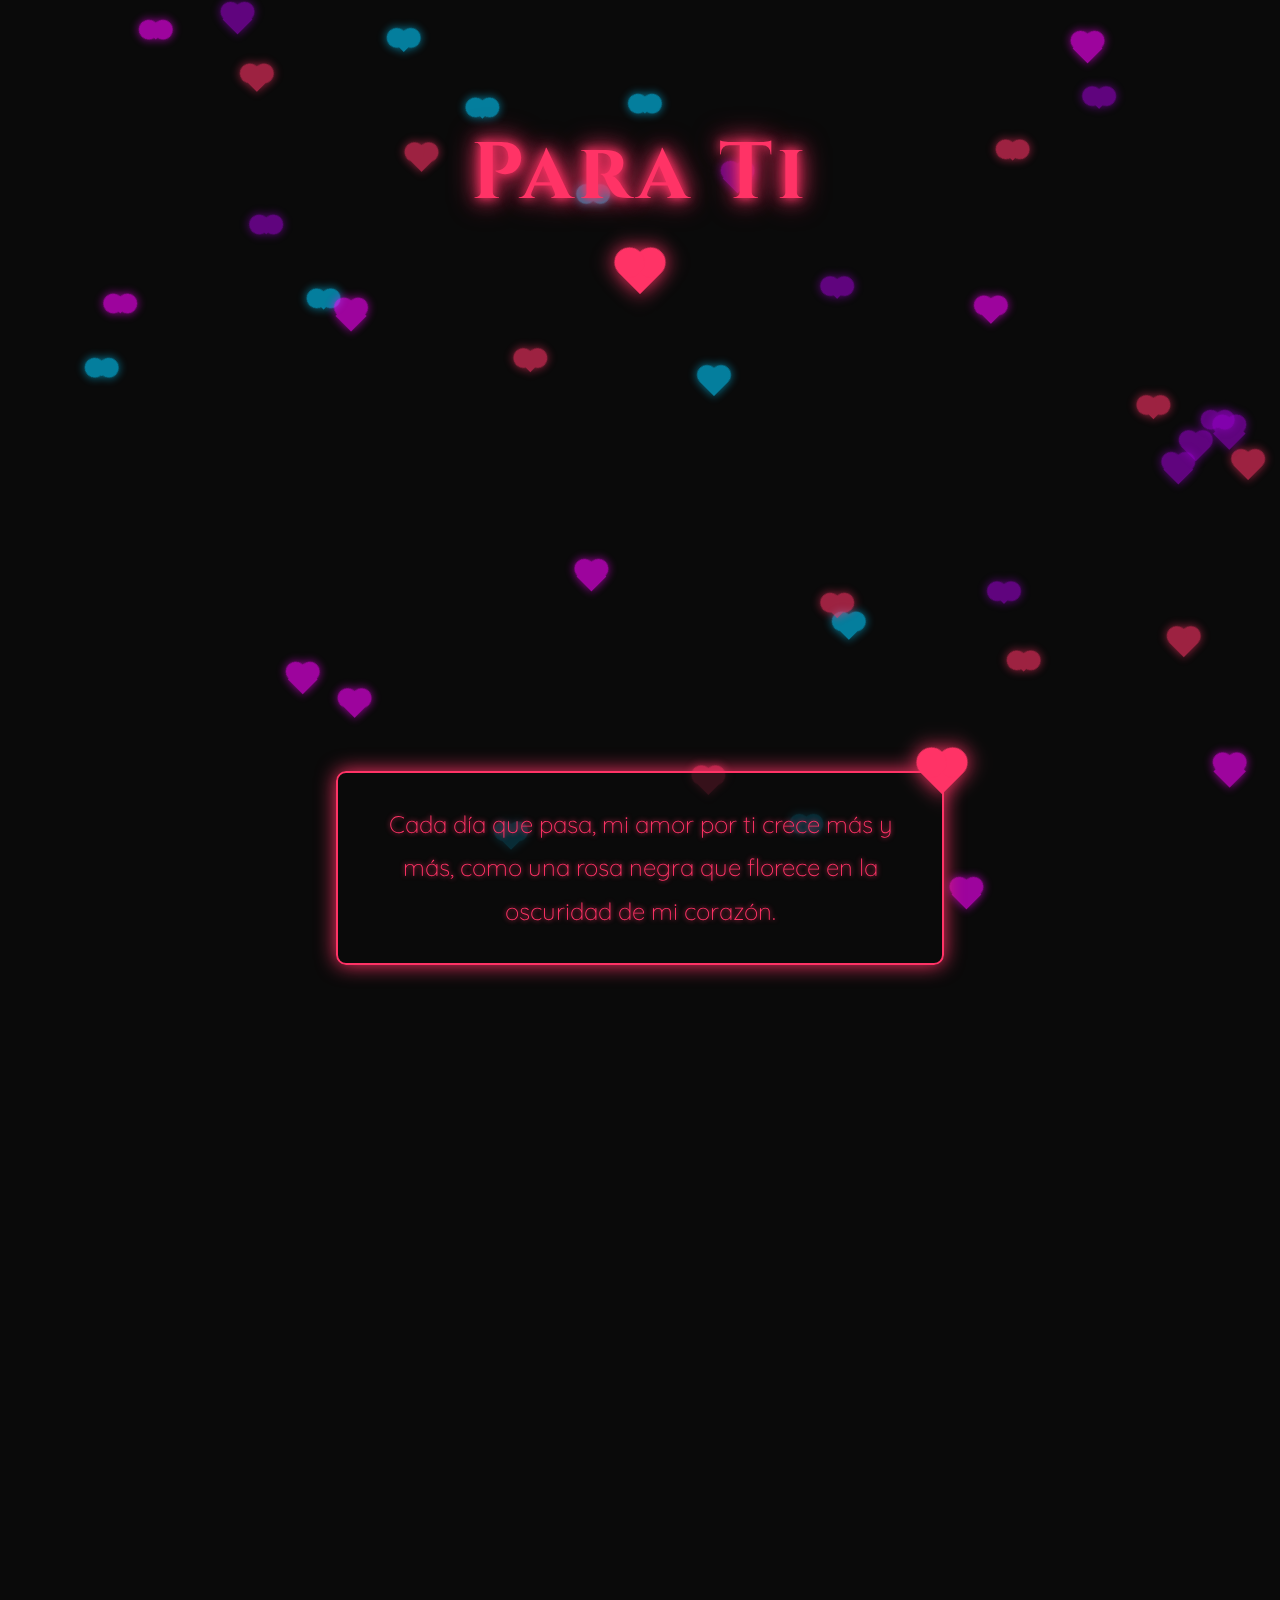
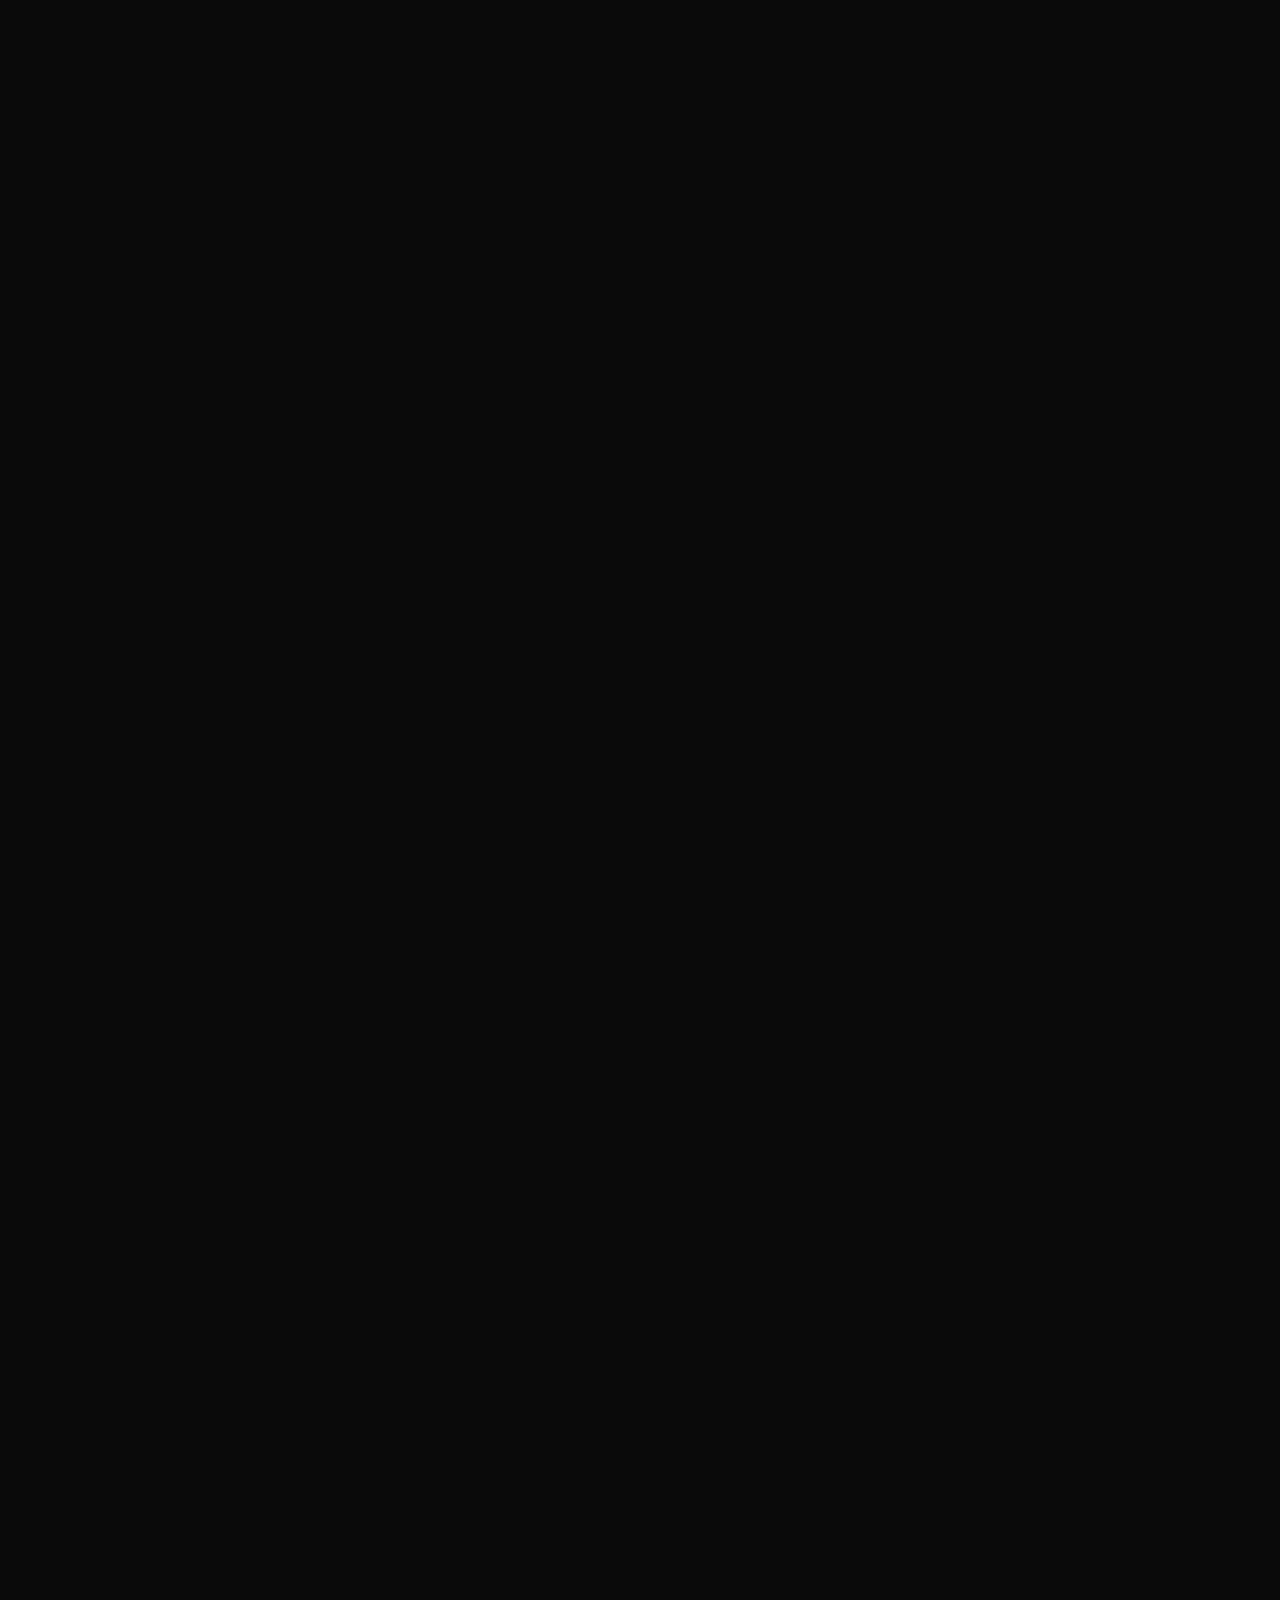
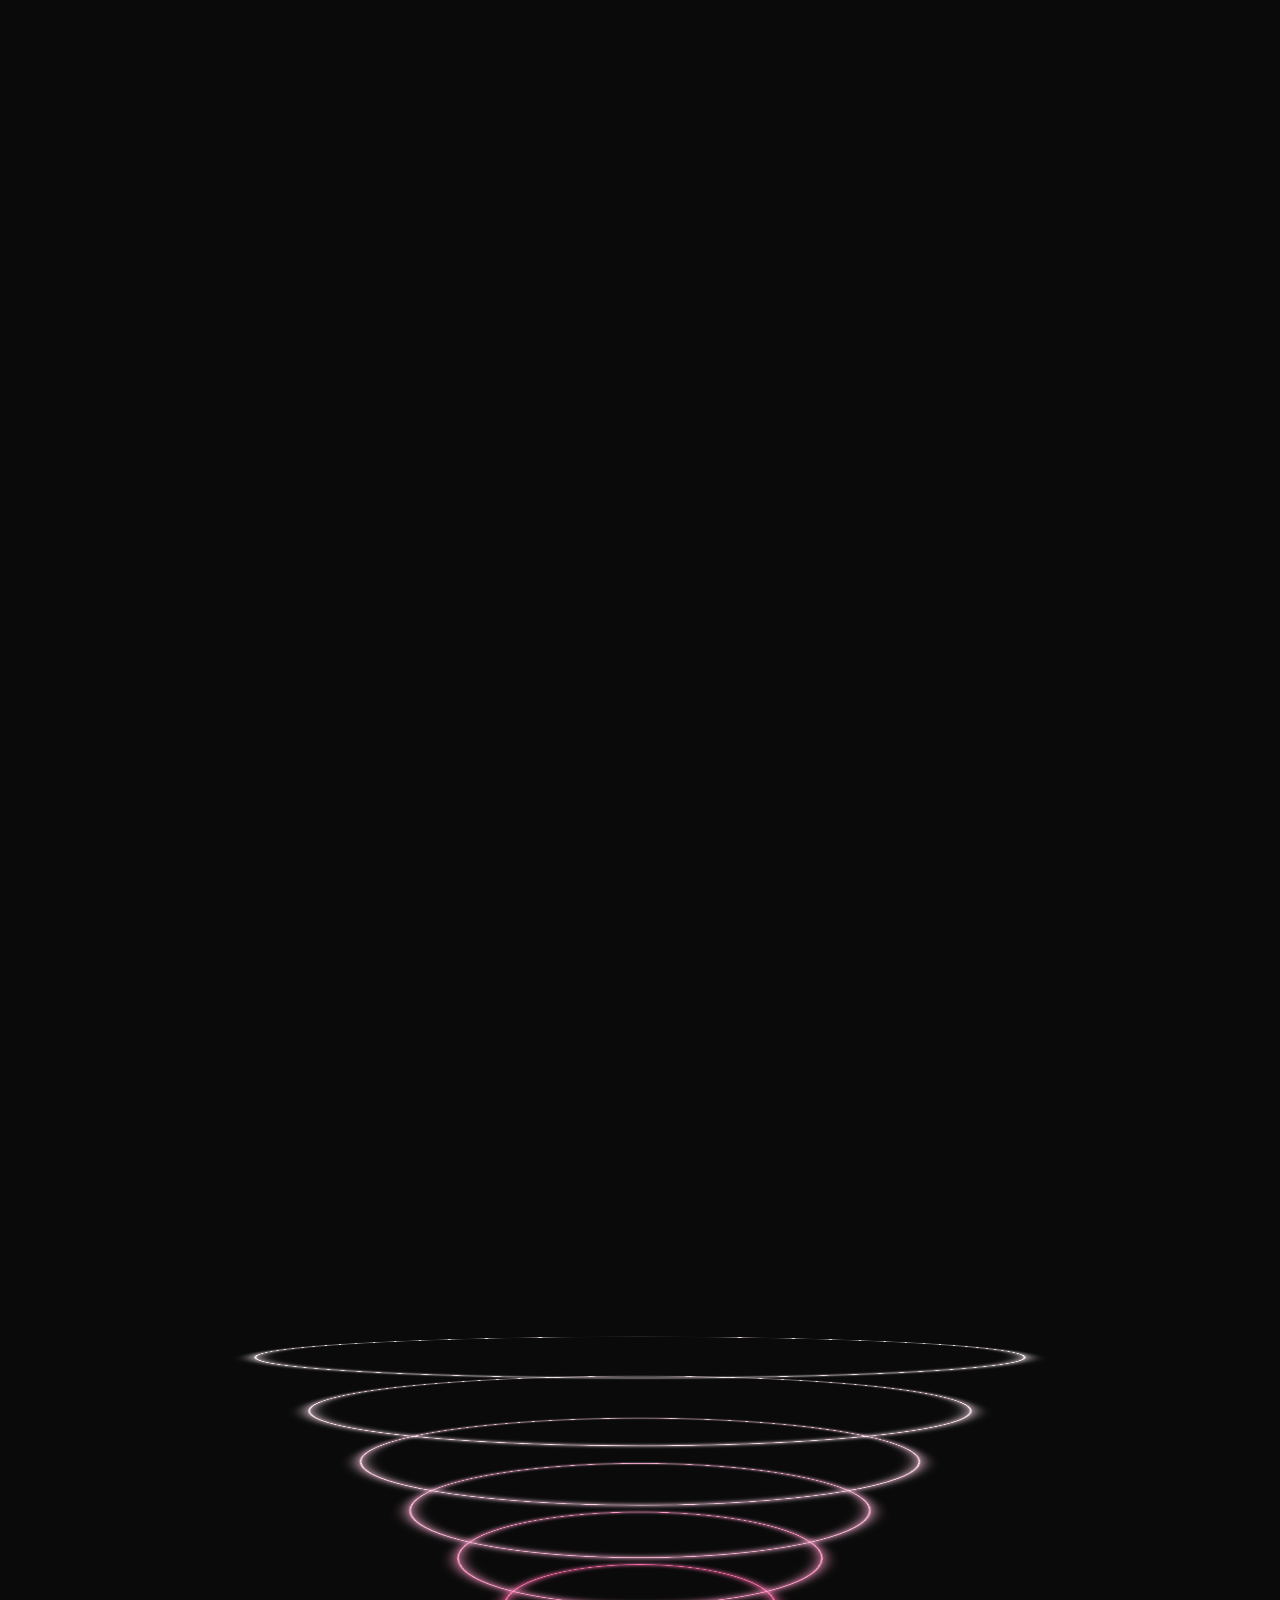
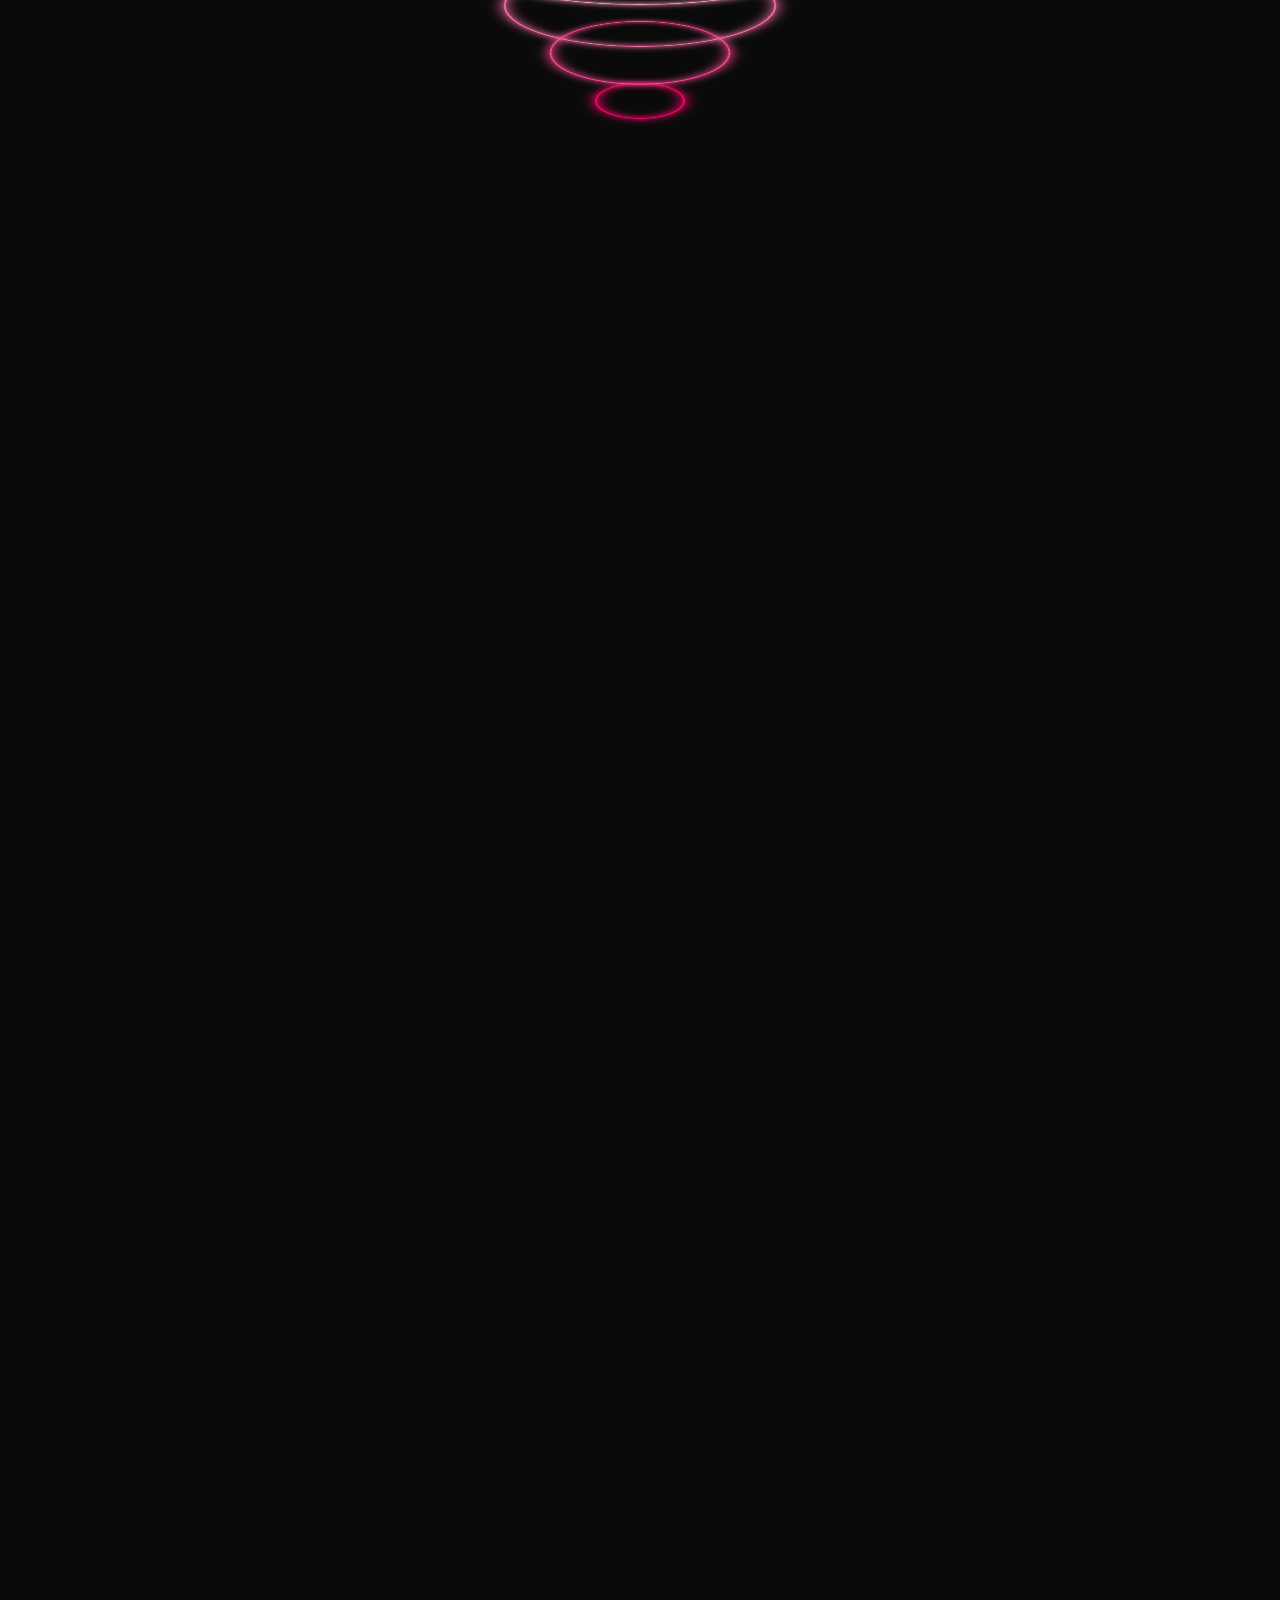
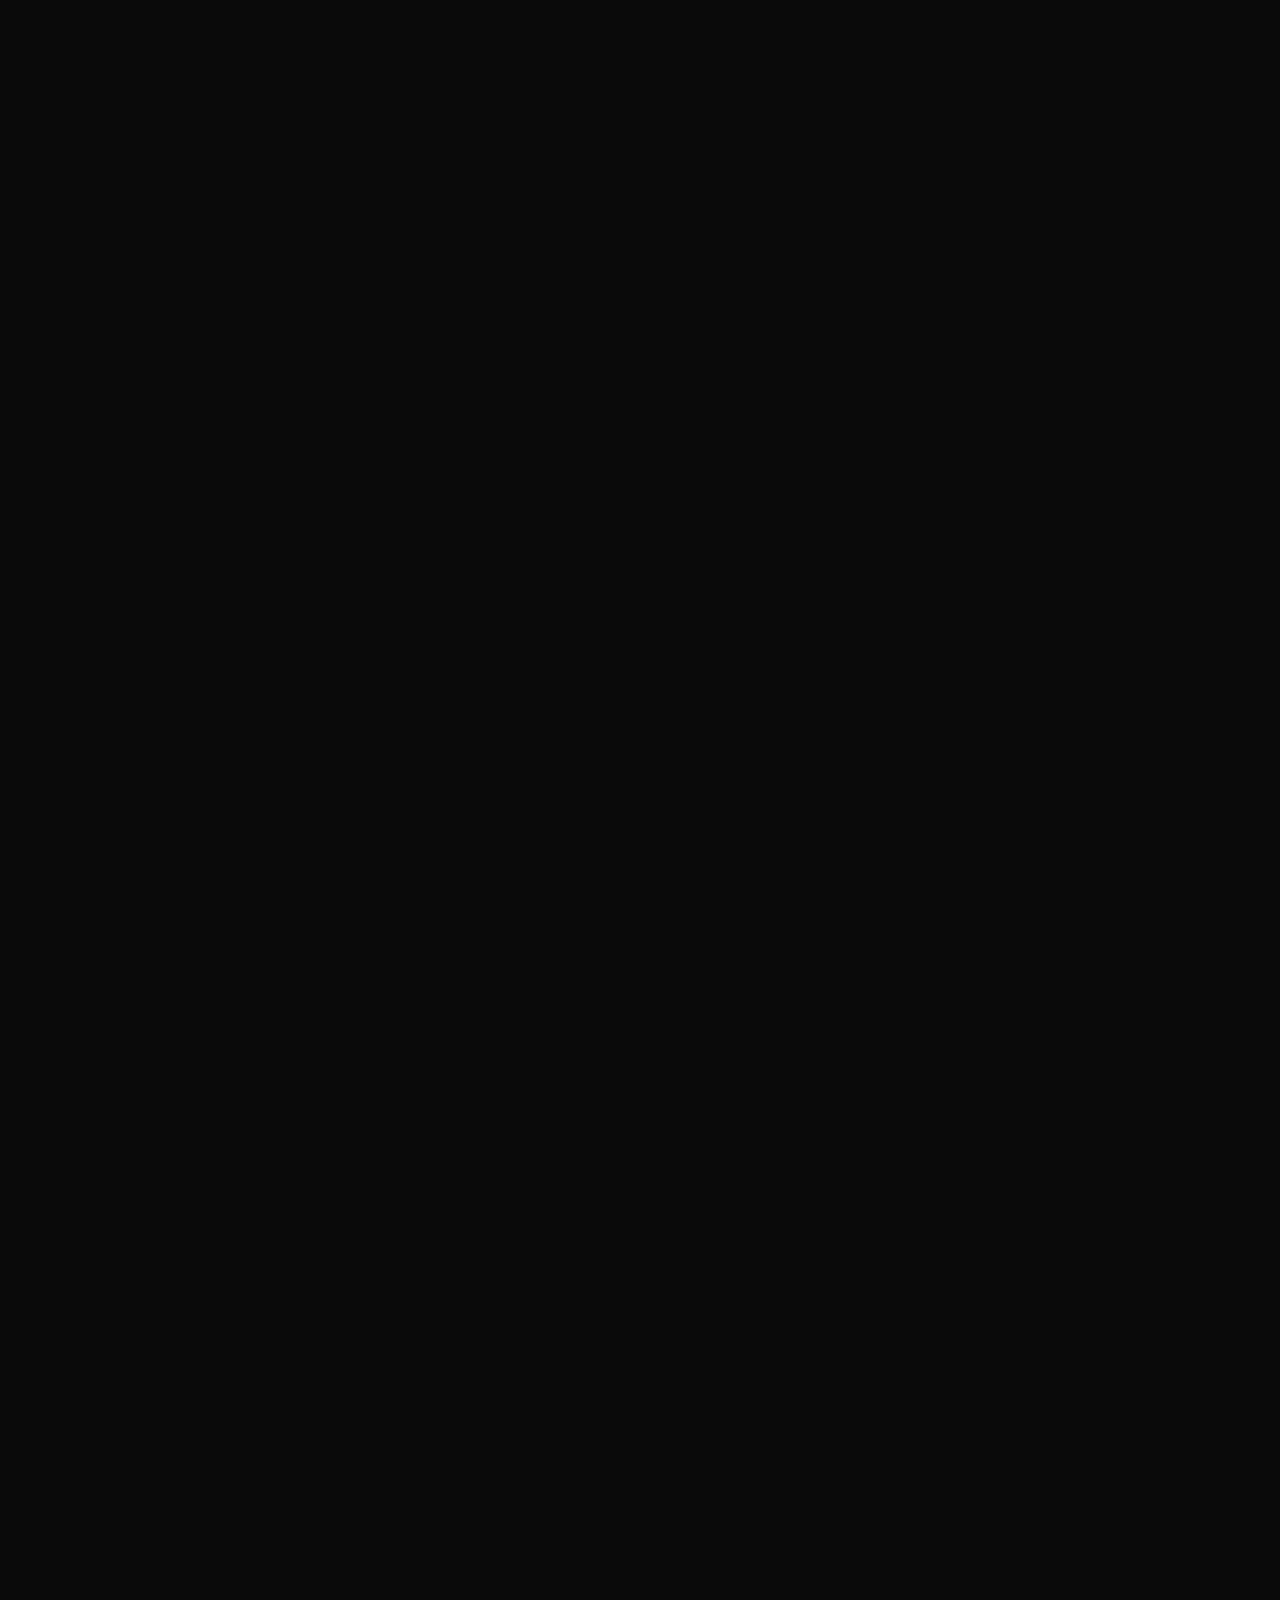
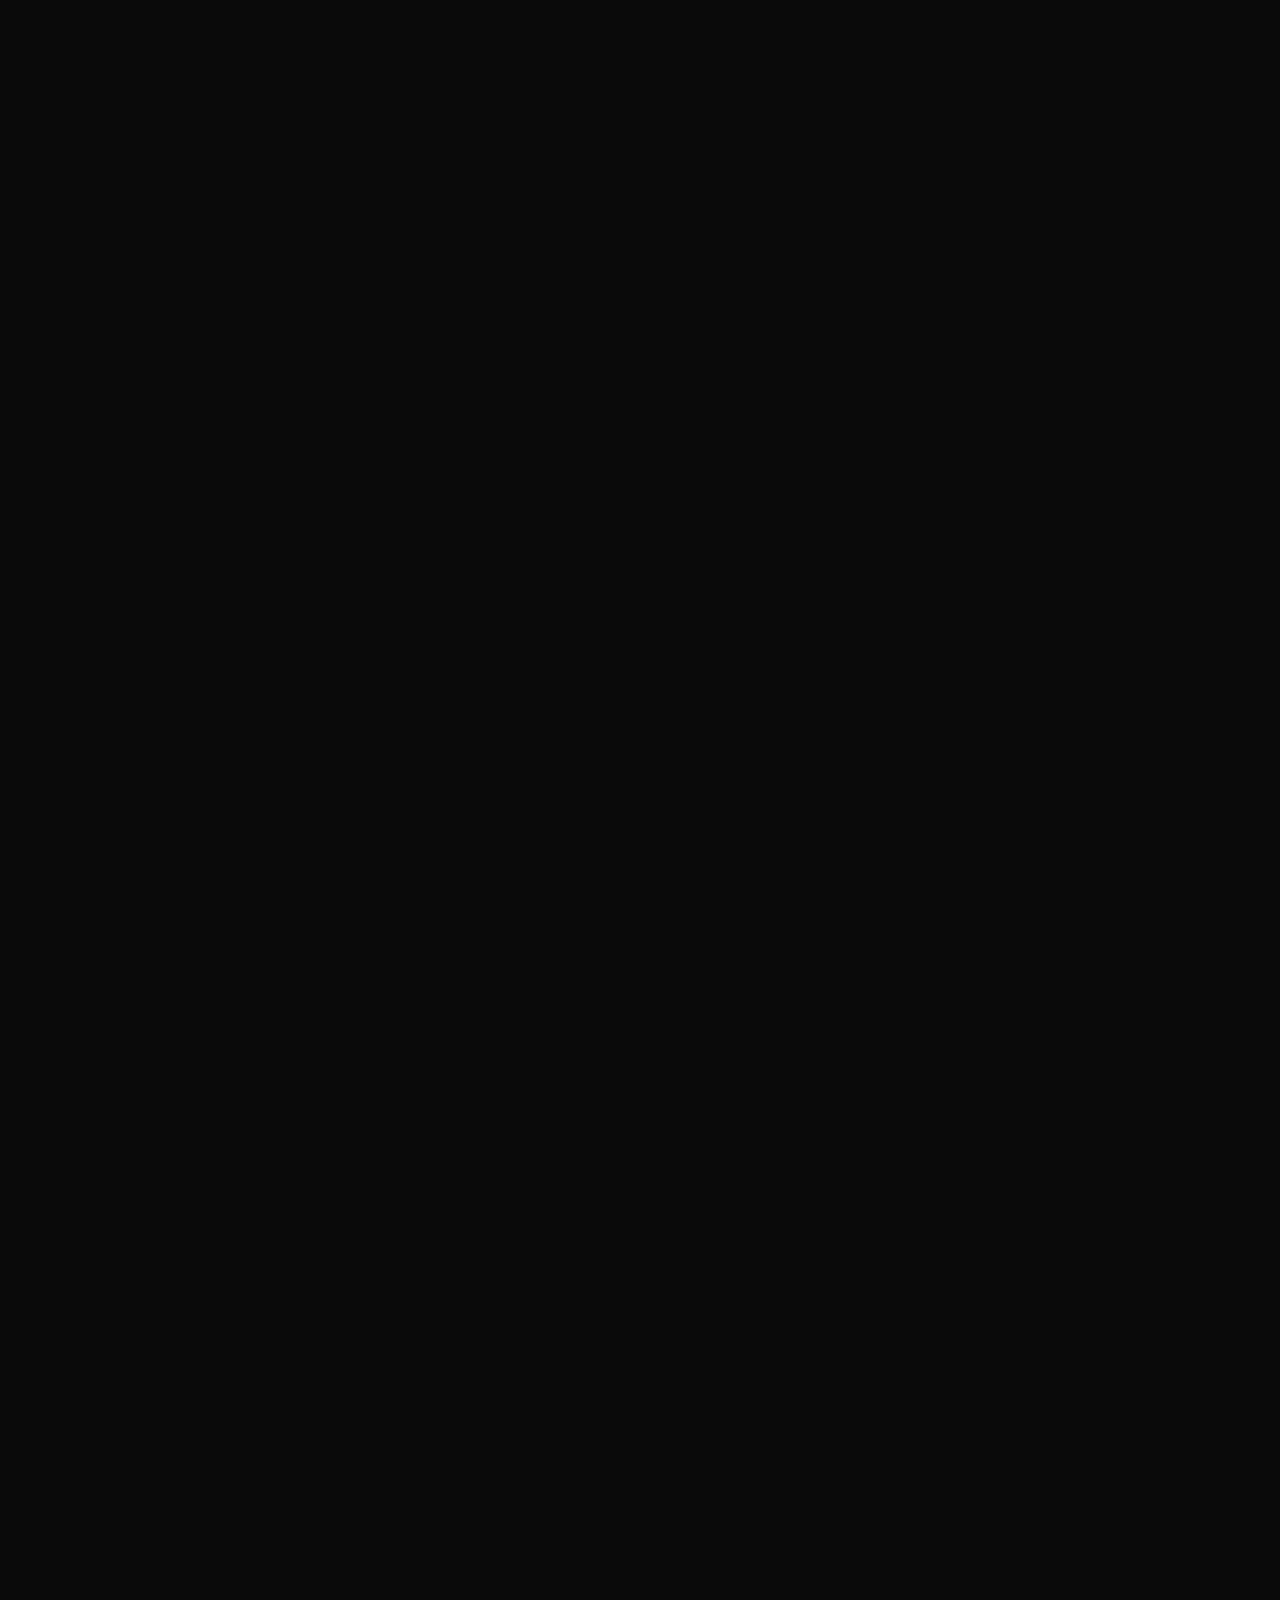
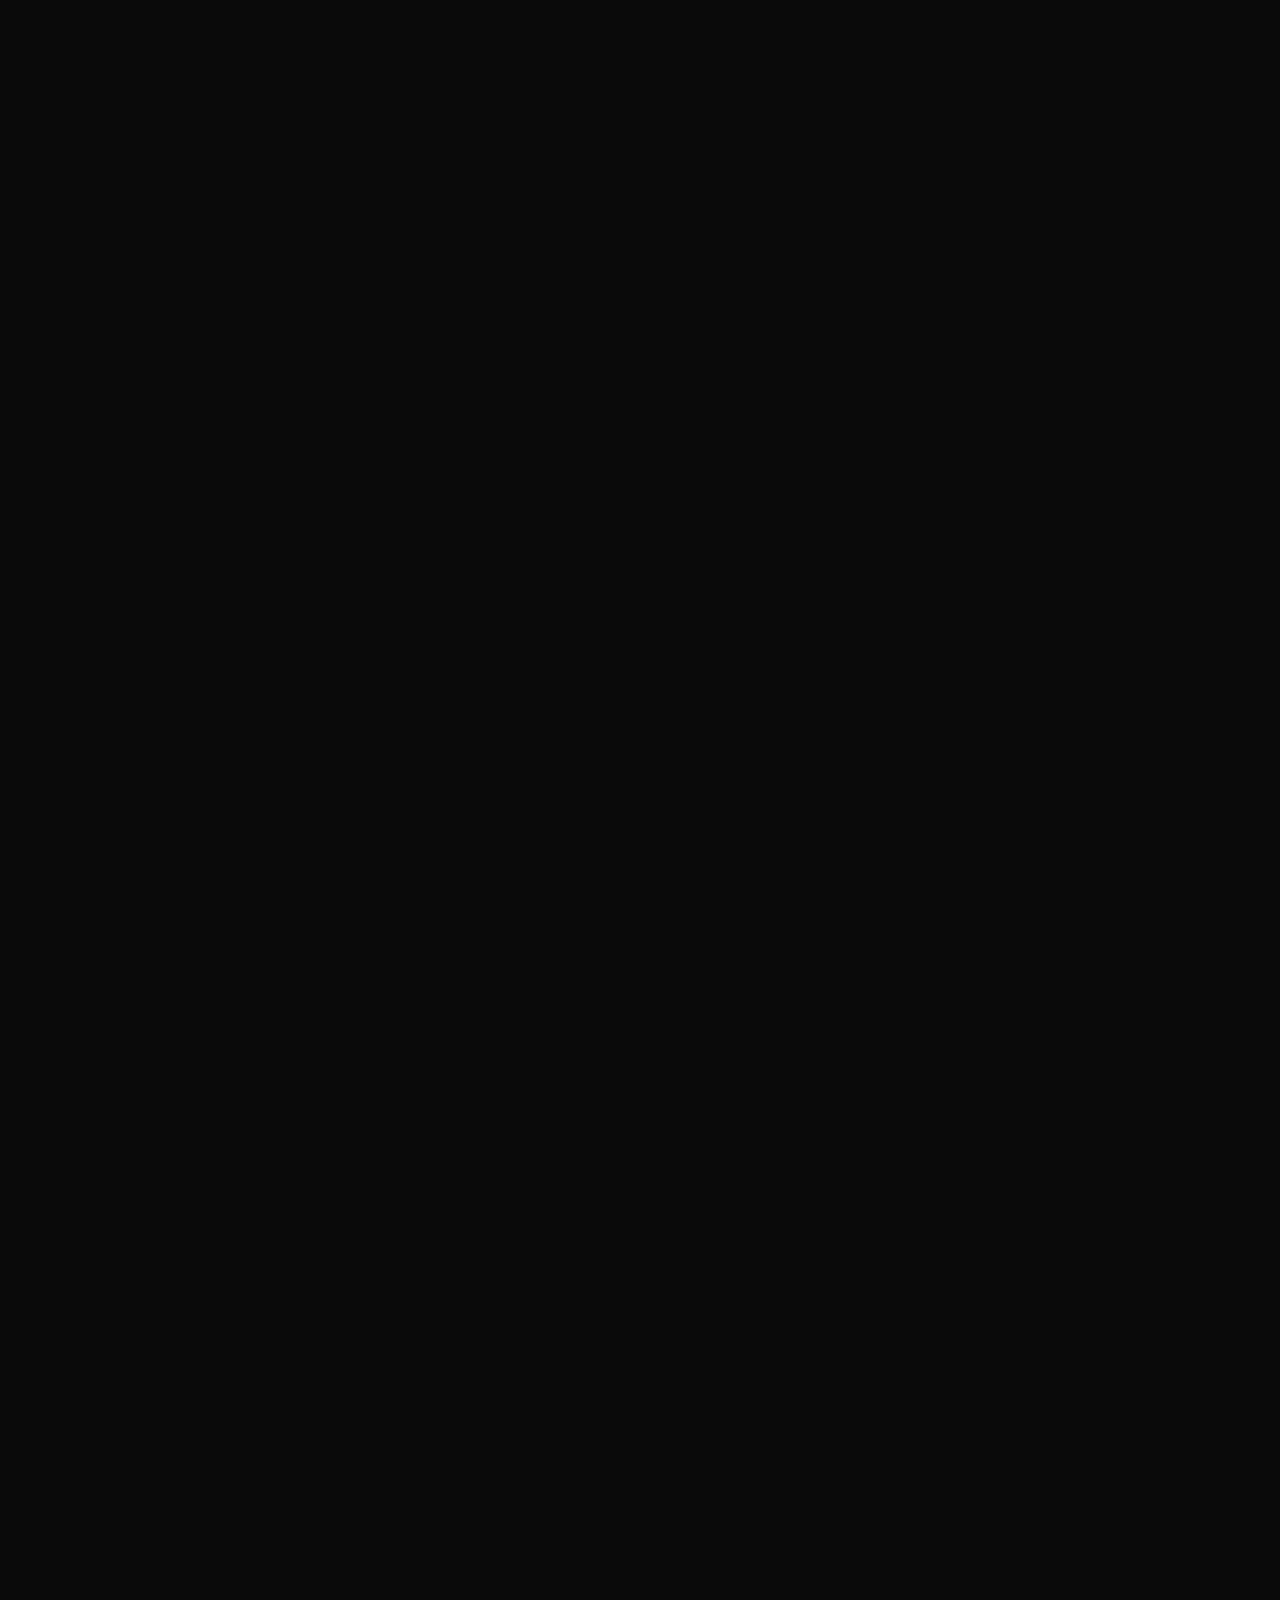
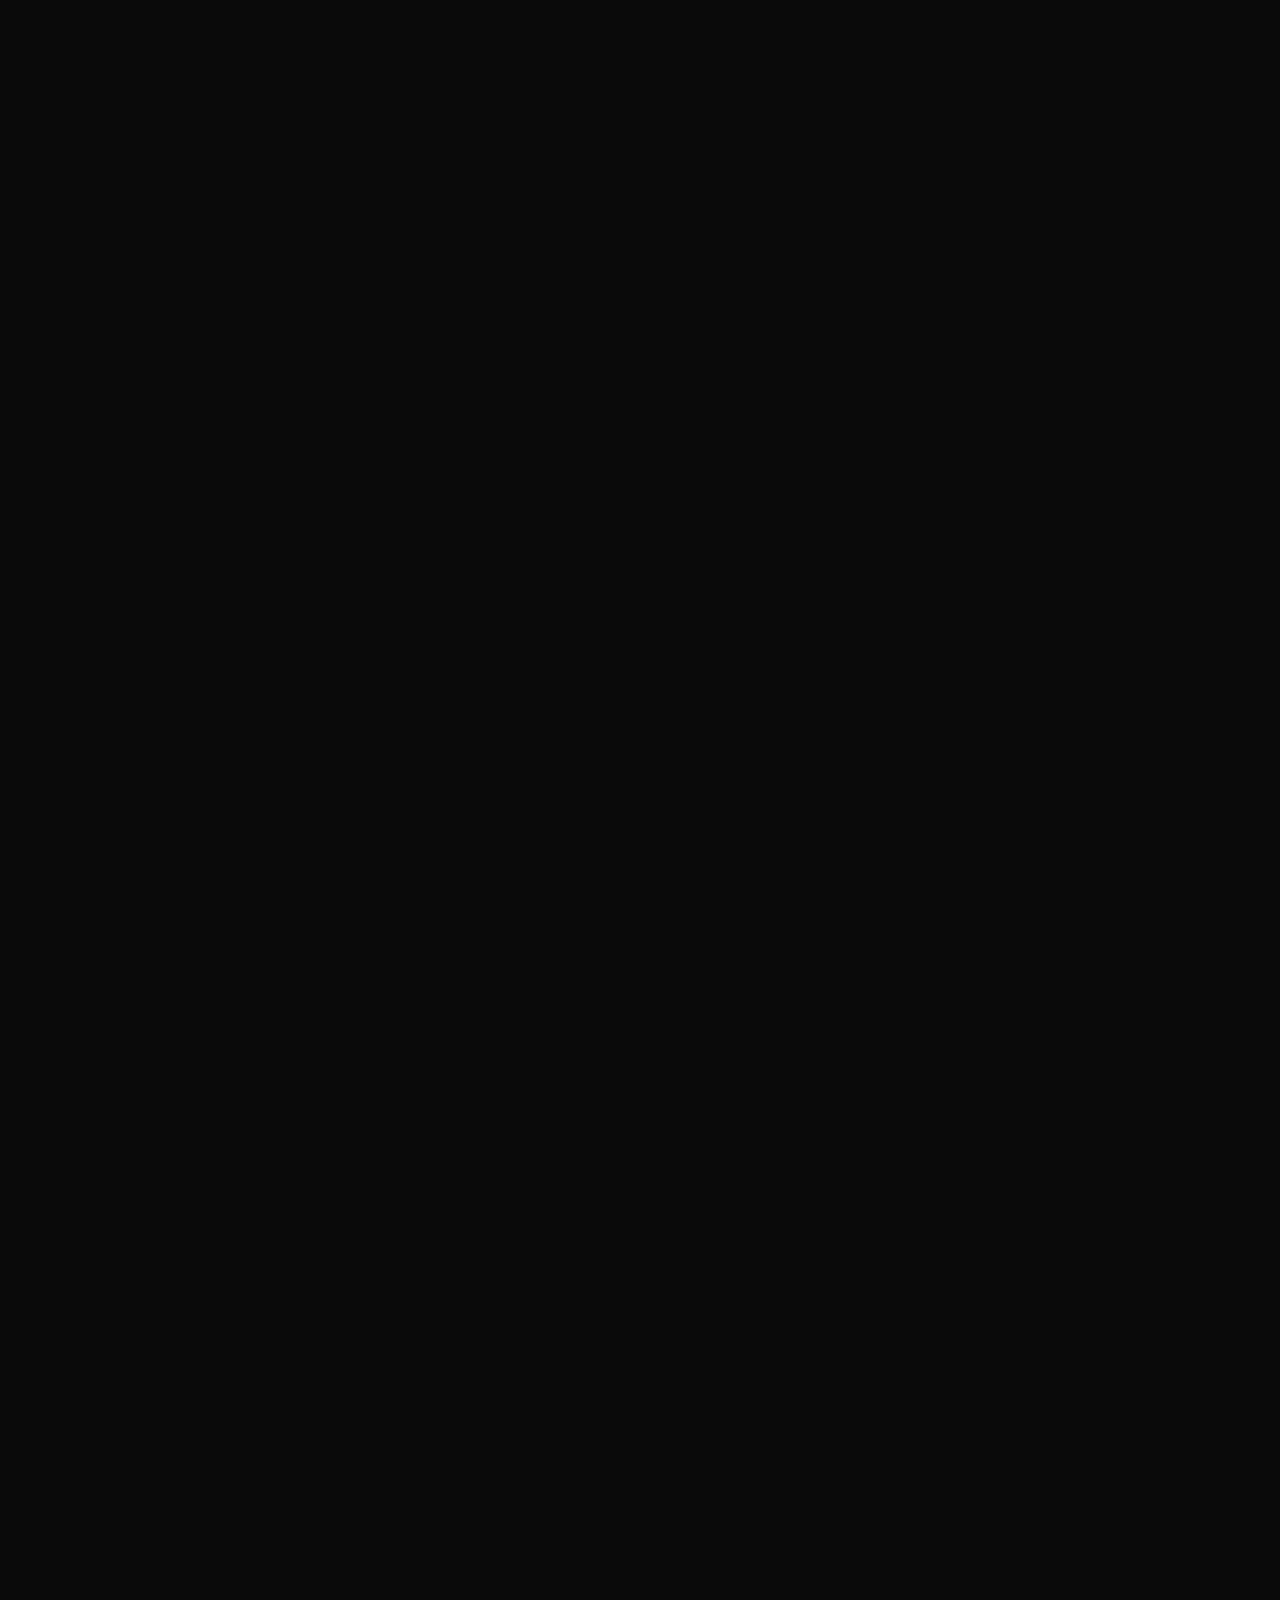
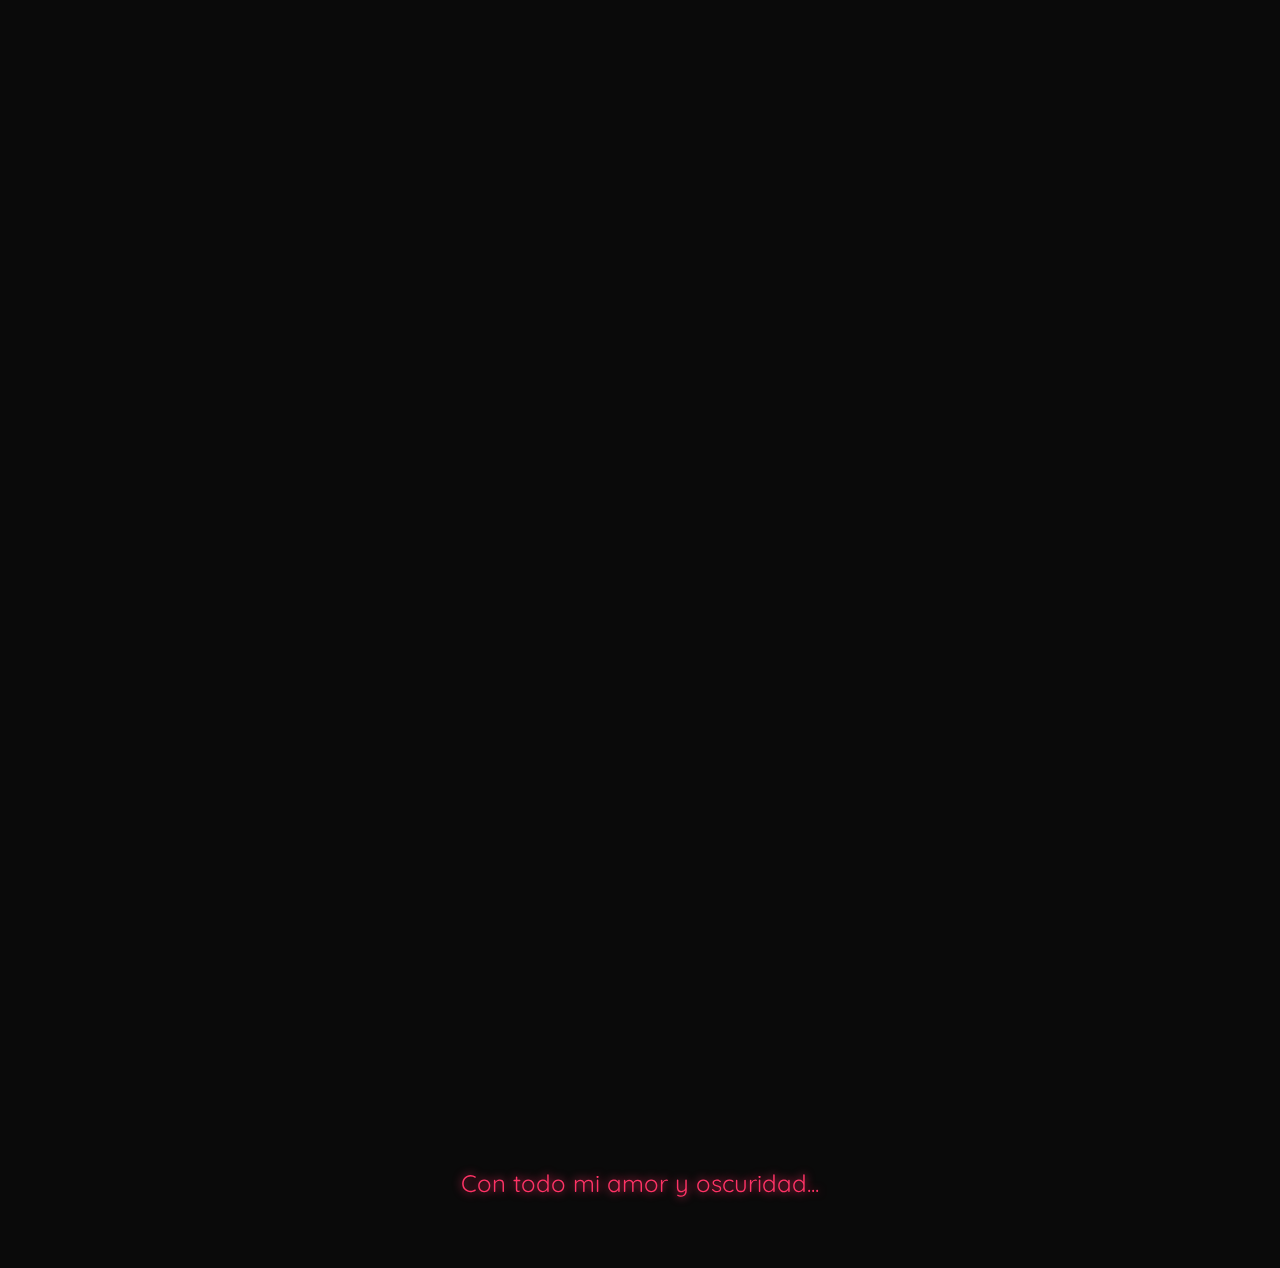
<file: assets/love.html>
<!DOCTYPE html>
<html lang="en">
<head>
    <meta charset="UTF-8">
    <meta name="viewport" content="width=device-width, initial-scale=1.0">
    <title>Para Ti - Una Carta Especial</title>
    <link href="https://fonts.googleapis.com/css2?family=Cinzel:wght@400;700&family=Quicksand:wght@300;400;700&display=swap" rel="stylesheet">
    <style>
        * {
            margin: 0;
            padding: 0;
            box-sizing: border-box;
        }

        body {
            background-color: #0a0a0a;
            color: #f8f8f8;
            font-family: 'Quicksand', sans-serif;
            overflow-x: hidden;
            height: 1000vh; /* Extra space for scrolling */
            perspective: 1000px;
        }

        .tunnel-container {
            position: fixed;
            top: 0;
            left: 0;
            width: 100%;
            height: 100%;
            display: flex;
            justify-content: center;
            align-items: center;
            perspective: 1000px;
            z-index: -1;
        }

        .tunnel {
            position: relative;
            width: 100vmin;
            height: 100vmin;
            transform-style: preserve-3d;
            animation: rotateTunnel 30s linear infinite;
        }

        @keyframes rotateTunnel {
            0% {
                transform: rotateZ(0deg);
            }
            100% {
                transform: rotateZ(360deg);
            }
        }

        .tunnel-ring {
            position: absolute;
            top: 50%;
            left: 50%;
            border: 2px solid;
            border-radius: 50%;
            transform-style: preserve-3d;
            transform: translate(-50%, -50%) rotateX(90deg);
        }

        .ring-1 { width: 10vmin; height: 10vmin; transform: translate(-50%, -50%) rotateX(90deg) translateZ(-400px); border-color: #ff006c; box-shadow: 0 0 15px #ff006c, inset 0 0 15px #ff006c; }
        .ring-2 { width: 20vmin; height: 20vmin; transform: translate(-50%, -50%) rotateX(90deg) translateZ(-350px); border-color: #ff4893; box-shadow: 0 0 15px #ff4893, inset 0 0 15px #ff4893; }
        .ring-3 { width: 30vmin; height: 30vmin; transform: translate(-50%, -50%) rotateX(90deg) translateZ(-300px); border-color: #ff71ac; box-shadow: 0 0 15px #ff71ac, inset 0 0 15px #ff71ac; }
        .ring-4 { width: 40vmin; height: 40vmin; transform: translate(-50%, -50%) rotateX(90deg) translateZ(-250px); border-color: #ff9cc8; box-shadow: 0 0 15px #ff9cc8, inset 0 0 15px #ff9cc8; }
        .ring-5 { width: 50vmin; height: 50vmin; transform: translate(-50%, -50%) rotateX(90deg) translateZ(-200px); border-color: #ffb8d9; box-shadow: 0 0 15px #ffb8d9, inset 0 0 15px #ffb8d9; }
        .ring-6 { width: 60vmin; height: 60vmin; transform: translate(-50%, -50%) rotateX(90deg) translateZ(-150px); border-color: #ffd1e6; box-shadow: 0 0 15px #ffd1e6, inset 0 0 15px #ffd1e6; }
        .ring-7 { width: 70vmin; height: 70vmin; transform: translate(-50%, -50%) rotateX(90deg) translateZ(-100px); border-color: #ffe4f0; box-shadow: 0 0 15px #ffe4f0, inset 0 0 15px #ffe4f0; }
        .ring-8 { width: 80vmin; height: 80vmin; transform: translate(-50%, -50%) rotateX(90deg) translateZ(-50px); border-color: #fff0f7; box-shadow: 0 0 15px #fff0f7, inset 0 0 15px #fff0f7; }
        .ring-9 { width: 90vmin; height: 90vmin; transform: translate(-50%, -50%) rotateX(90deg) translateZ(0px); border-color: #ffffff; box-shadow: 0 0 15px #ffffff, inset 0 0 15px #ffffff; }

        .container {
            position: relative;
            width: 100%;
            max-width: 800px;
            margin: 0 auto;
            padding: 20px;
            z-index: 1;
        }

        .header {
            text-align: center;
            padding: 100px 0;
            position: relative;
        }

        h1 {
            font-size: 5rem;
            color: #ff3366;
            text-shadow: 0 0 10px #ff3366, 0 0 20px #ff3366, 0 0 30px #ff3366;
            font-family: 'Cinzel', serif;
            letter-spacing: 5px;
            margin-bottom: 20px;
            animation: neonPulse 2s infinite alternate;
        }

        @keyframes neonPulse {
            0% {
                text-shadow: 0 0 10px #ff3366, 0 0 20px #ff3366, 0 0 30px #ff3366;
            }
            100% {
                text-shadow: 0 0 15px #ff3366, 0 0 25px #ff3366, 0 0 35px #ff3366, 0 0 45px #ff3366;
            }
        }

        .message-container {
            height: 100vh;
            display: flex;
            justify-content: center;
            align-items: center;
            position: relative;
            perspective: 1000px;
        }

        .message {
            opacity: 0;
            transform: translateZ(-1000px) scale(0.1);
            transition: all 1.5s cubic-bezier(0.175, 0.885, 0.32, 1.275);
            padding: 30px;
            background-color: rgba(10, 10, 10, 0.7);
            border: 2px solid;
            border-radius: 10px;
            position: relative;
            max-width: 80%;
            transform-style: preserve-3d;
            box-shadow: 0 0 20px currentColor;
        }

        .message:nth-child(3n+1) {
            border-color: #ff3366;
            color: #ff3366;
        }

        .message:nth-child(3n+2) {
            border-color: #9900cc;
            color: #9900cc;
        }

        .message:nth-child(3n+3) {
            border-color: #00ccff;
            color: #00ccff;
        }

        .message.visible {
            opacity: 1;
            transform: translateZ(0) scale(1);
        }

        .message p {
            font-size: 1.5rem;
            line-height: 1.8;
            text-align: center;
            font-weight: 300;
            text-shadow: 0 0 5px currentColor;
        }

        .heart {
            position: absolute;
            width: 30px;
            height: 30px;
            background-color: currentColor;
            transform: rotate(45deg);
            animation: pulse 2s infinite;
            filter: drop-shadow(0 0 10px currentColor);
        }

        .heart:before, .heart:after {
            content: '';
            position: absolute;
            width: 30px;
            height: 30px;
            background-color: currentColor;
            border-radius: 50%;
        }

        .heart:before {
            top: -15px;
            left: 0;
        }

        .heart:after {
            top: 0;
            left: -15px;
        }

        @keyframes pulse {
            0% {
                transform: rotate(45deg) scale(1);
            }
            50% {
                transform: rotate(45deg) scale(1.3);
            }
            100% {
                transform: rotate(45deg) scale(1);
            }
        }

        .floating-hearts {
            position: fixed;
            top: 0;
            left: 0;
            width: 100%;
            height: 100%;
            pointer-events: none;
            z-index: 0;
        }

        .floating-heart {
            position: absolute;
            width: 20px;
            height: 20px;
            opacity: 0.6;
            transform: rotate(45deg);
            animation: float 15s linear infinite;
            filter: drop-shadow(0 0 5px currentColor);
        }

        .floating-heart:before, .floating-heart:after {
            content: '';
            position: absolute;
            width: 20px;
            height: 20px;
            background-color: currentColor;
            border-radius: 50%;
        }

        .floating-heart:before {
            top: -10px;
            left: 0;
        }

        .floating-heart:after {
            top: 0;
            left: -10px;
        }

        .floating-heart:nth-child(4n+1) {
            background-color: #ff3366;
            color: #ff3366;
        }

        .floating-heart:nth-child(4n+1):before, .floating-heart:nth-child(4n+1):after {
            background-color: #ff3366;
        }

        .floating-heart:nth-child(4n+2) {
            background-color: #9900cc;
            color: #9900cc;
        }

        .floating-heart:nth-child(4n+2):before, .floating-heart:nth-child(4n+2):after {
            background-color: #9900cc;
        }

        .floating-heart:nth-child(4n+3) {
            background-color: #00ccff;
            color: #00ccff;
        }

        .floating-heart:nth-child(4n+3):before, .floating-heart:nth-child(4n+3):after {
            background-color: #00ccff;
        }

        .floating-heart:nth-child(4n+4) {
            background-color: #ff00ff;
            color: #ff00ff;
        }

        .floating-heart:nth-child(4n+4):before, .floating-heart:nth-child(4n+4):after {
            background-color: #ff00ff;
        }

        @keyframes float {
            0% {
                transform: rotate(45deg) translateY(0) translateX(0) scale(0.2);
                opacity: 0;
            }
            10% {
                opacity: 0.7;
            }
            100% {
                transform: rotate(45deg) translateY(-100vh) translateX(100px) scale(1);
                opacity: 0;
            }
        }

        .footer {
            text-align: center;
            padding: 50px 0;
            color: #ff3366;
            text-shadow: 0 0 10px #ff3366;
            font-size: 1.5rem;
        }
    </style>
</head>
<body>
    <div class="tunnel-container">
        <div class="tunnel">
            <div class="tunnel-ring ring-1"></div>
            <div class="tunnel-ring ring-2"></div>
            <div class="tunnel-ring ring-3"></div>
            <div class="tunnel-ring ring-4"></div>
            <div class="tunnel-ring ring-5"></div>
            <div class="tunnel-ring ring-6"></div>
            <div class="tunnel-ring ring-7"></div>
            <div class="tunnel-ring ring-8"></div>
            <div class="tunnel-ring ring-9"></div>
        </div>
    </div>
    
    <div class="floating-hearts" id="floatingHearts"></div>
    
    <div class="container">
        <div class="header">
            <h1>Para Ti</h1>
            <div class="heart" style="position: relative; margin: 30px auto; color: #ff3366;"></div>
        </div>
        
        <div class="message-container">
            <div class="message" id="message1">
                <p>Cada día que pasa, mi amor por ti crece más y más, como una rosa negra que florece en la oscuridad de mi corazón.</p>
                <div class="heart" style="top: -15px; right: -15px;"></div>
            </div>
        </div>
        
        <div class="message-container">
            <div class="message" id="message2">
                <p>Eres la luz que ilumina mi oscuridad, el latido que da vida a mi existencia sombría.</p>
                <div class="heart" style="bottom: -15px; left: -15px;"></div>
            </div>
        </div>
        
        <div class="message-container">
            <div class="message" id="message3">
                <p>En este mundo de sombras, encontré en ti la más hermosa contradicción: dulzura y pasión, ternura y fuego.</p>
                <div class="heart" style="top: -15px; left: -15px;"></div>
            </div>
        </div>
        
        <div class="message-container">
            <div class="message" id="message4">
                <p>Como la luna que abraza la noche, así te abrazo yo en mis pensamientos, con devoción eterna.</p>
                <div class="heart" style="bottom: -15px; right: -15px;"></div>
            </div>
        </div>
        
        <div class="message-container">
            <div class="message" id="message5">
                <p>Mi amor por ti es como un poema gótico: intenso, profundo, eterno y hermosamente oscuro.</p>
                <div class="heart" style="top: 50%; right: -15px;"></div>
            </div>
        </div>
        
        <div class="message-container">
            <div class="message" id="message6">
                <p>Tus ojos son el abismo donde me pierdo cada noche, un universo infinito donde deseo habitar eternamente.</p>
                <div class="heart" style="bottom: -15px; left: 50%;"></div>
            </div>
        </div>
        
        <div class="message-container">
            <div class="message" id="message7">
                <p>Entre sombras y luces, entre suspiros y silencios, mi corazón te busca, te encuentra y se entrega a ti.</p>
                <div class="heart" style="top: -15px; right: 30%;"></div>
            </div>
        </div>
        
        <div class="message-container">
            <div class="message" id="message8">
                <p>Como la tinta negra sobre papel blanco, así se escribe nuestra historia: contrastante, intensa y eterna.</p>
                <div class="heart" style="bottom: 30%; left: -15px;"></div>
            </div>
        </div>
        
        <div class="message-container">
            <div class="message" id="message9">
                <p>Eres el verso más hermoso en el poema de mi vida, la melodía que resuena en mi alma oscura.</p>
                <div class="heart" style="top: 20%; right: -15px;"></div>
            </div>
        </div>
        
        <div class="message-container">
            <div class="message" id="message10">
                <p>En cada latido de mi corazón susurro tu nombre, en cada suspiro libero mi amor por ti.</p>
                <div class="heart" style="bottom: -15px; right: 40%;"></div>
            </div>
        </div>
        
        <div class="message-container">
            <div class="message" id="message11">
                <p>Como la noche espera a las estrellas, así te espero yo: con paciencia, con anhelo, con devoción.</p>
                <div class="heart" style="top: -15px; left: 40%;"></div>
            </div>
        </div>
        
        <div class="message-container">
            <div class="message" id="message12">
                <p>Eres el sueño que no quiero despertar, la fantasía que se hizo realidad en mi mundo de sombras.</p>
                <div class="heart" style="top: 40%; left: -15px;"></div>
            </div>
        </div>
        
        <div class="message-container">
            <div class="message" id="message13">
                <p>Mi amor por ti trasciende el tiempo y el espacio, es eterno como la noche, infinito como el universo.</p>
                <div class="heart" style="bottom: 40%; right: -15px;"></div>
            </div>
        </div>
        
        <div class="message-container">
            <div class="message" id="message14">
                <p>En el jardín de mi alma, tu recuerdo florece como una rosa negra: hermosa, única y eterna.</p>
                <div class="heart" style="top: -15px; right: 50%;"></div>
            </div>
        </div>
        
        <div class="message-container">
            <div class="message" id="message15">
                <p>Eres el eclipse que oscurece mi razón y enciende mi pasión, la dualidad perfecta que me cautiva.</p>
                <div class="heart" style="bottom: -15px; left: 30%;"></div>
            </div>
        </div>
        
        <div class="footer">
            <p>Con todo mi amor y oscuridad...</p>
        </div>
    </div>

    <script>
        // Create floating hearts
        const floatingHeartsContainer = document.getElementById('floatingHearts');
        const numberOfHearts = 40;
        
        for (let i = 0; i < numberOfHearts; i++) {
            const heart = document.createElement('div');
            heart.classList.add('floating-heart');
            
            // Random position
            heart.style.left = Math.random() * 100 + 'vw';
            heart.style.top = Math.random() * 100 + 'vh';
            
            // Random size
            const size = Math.random() * 15 + 10;
            heart.style.width = size + 'px';
            heart.style.height = size + 'px';
            
            // Random animation duration and delay
            const duration = Math.random() * 10 + 10;
            const delay = Math.random() * 10;
            heart.style.animation = `float ${duration}s linear ${delay}s infinite`;
            
            floatingHeartsContainer.appendChild(heart);
        }
        
        // Scroll animation for messages
        const messages = document.querySelectorAll('.message');
        
        function checkScroll() {
            messages.forEach(message => {
                const messageContainer = message.parentElement;
                const containerTop = messageContainer.getBoundingClientRect().top;
                const containerBottom = messageContainer.getBoundingClientRect().bottom;
                
                if (containerTop < window.innerHeight * 0.8 && containerBottom > 0) {
                    message.classList.add('visible');
                } else {
                    message.classList.remove('visible');
                }
            });
        }
        
        window.addEventListener('scroll', checkScroll);
        window.addEventListener('resize', checkScroll);
        
        // Initial check
        checkScroll();
    </script>
</body>
</html>
</file>
<file: love/styles.css>
/* Base Styles */
* {
    margin: 0;
    padding: 0;
    box-sizing: border-box;
}

body {
    font-family: 'Poppins', sans-serif;
    background-color: #fff5f7;
    color: #333;
    overflow-x: hidden;
}

h1, h2 {
    font-family: 'Dancing Script', cursive;
    color: #e83e8c;
}

section {
    padding: 80px 20px;
    max-width: 1200px;
    margin: 0 auto;
}

/* Floating Hearts Animation */
.floating-hearts {
    position: fixed;
    top: 0;
    left: 0;
    width: 100%;
    height: 100%;
    pointer-events: none;
    z-index: -1;
}

/* Header Styles */
header {
    height: 100vh;
    display: flex;
    align-items: center;
    justify-content: center;
    text-align: center;
    background: linear-gradient(rgba(255, 255, 255, 0.8), rgba(255, 255, 255, 0.8)), 
                url('https://source.unsplash.com/random/1920x1080/?romantic') no-repeat center center;
    background-size: cover;
    position: relative;
    overflow: hidden;
}

.hero {
    padding: 30px;
    border-radius: 20px;
    background-color: rgba(255, 255, 255, 0.8);
    box-shadow: 0 10px 30px rgba(232, 62, 140, 0.1);
    transform: translateY(0);
    animation: float 6s ease-in-out infinite;
}

.title {
    font-size: 5rem;
    margin-bottom: 20px;
    text-shadow: 2px 2px 4px rgba(0, 0, 0, 0.1);
}

.subtitle {
    font-size: 1.5rem;
    color: #666;
}

/* Memories Section */
.memories h2 {
    text-align: center;
    font-size: 3rem;
    margin-bottom: 40px;
}

.gallery {
    display: grid;
    grid-template-columns: repeat(auto-fit, minmax(300px, 1fr));
    gap: 30px;
}

.photo-card {
    background-color: white;
    border-radius: 15px;
    overflow: hidden;
    box-shadow: 0 10px 20px rgba(0, 0, 0, 0.1);
    transition: transform 0.3s ease, box-shadow 0.3s ease;
}

.photo-card:hover {
    transform: translateY(-10px);
    box-shadow: 0 15px 30px rgba(0, 0, 0, 0.15);
}

.photo {
    height: 250px;
    background-size: cover;
    background-position: center;
}

.photo-card p {
    padding: 20px;
    text-align: center;
    font-style: italic;
}

/* Love Letter Section */
.love-letter {
    display: flex;
    justify-content: center;
    align-items: center;
    padding: 100px 20px;
    background-color: #fff;
}

.paper {
    background-color: #fffaf0;
    padding: 40px;
    max-width: 800px;
    border-radius: 10px;
    box-shadow: 0 10px 30px rgba(0, 0, 0, 0.1);
    position: relative;
    transform: rotate(-1deg);
}

.paper::before {
    content: '';
    position: absolute;
    top: 0;
    left: 0;
    width: 100%;
    height: 100%;
    background-image: url('data:image/svg+xml;utf8,<svg width="100" height="100" xmlns="http://www.w3.org/2000/svg"><rect width="100%" height="100%" fill="none" stroke="rgba(0,0,0,0.03)" stroke-width="2"/></svg>');
    opacity: 0.5;
    pointer-events: none;
}

.paper h2 {
    text-align: center;
    margin-bottom: 30px;
}

.paper p {
    margin-bottom: 20px;
    line-height: 1.8;
    font-size: 1.1rem;
}

.signature {
    text-align: right;
    font-family: 'Dancing Script', cursive;
    font-size: 1.5rem;
    margin-top: 40px;
}

/* Reasons Section */
.reasons {
    text-align: center;
    background-color: #fff5f7;
}

.reasons h2 {
    font-size: 3rem;
    margin-bottom: 50px;
}

.reasons-container {
    display: grid;
    grid-template-columns: repeat(auto-fit, minmax(250px, 1fr));
    gap: 30px;
}

.reason {
    background-color: white;
    padding: 30px;
    border-radius: 15px;
    box-shadow: 0 10px 20px rgba(0, 0, 0, 0.05);
    transition: transform 0.3s ease;
}

.reason:hover {
    transform: translateY(-10px);
}

.heart-icon {
    font-size: 2rem;
    margin-bottom: 15px;
    animation: pulse 1.5s infinite;
}

.reason p {
    font-size: 1.1rem;
}

/* Special Moment Section */
.special-moment {
    background: linear-gradient(rgba(255, 255, 255, 0.9), rgba(255, 255, 255, 0.9)), 
                url('https://source.unsplash.com/random/1920x1080/?sunset') no-repeat center center;
    background-size: cover;
    text-align: center;
    padding: 100px 20px;
}

.moment-content {
    max-width: 800px;
    margin: 0 auto;
}

.special-moment h2 {
    font-size: 3rem;
    margin-bottom: 40px;
}

.countdown {
    background-color: white;
    padding: 40px;
    border-radius: 20px;
    box-shadow: 0 10px 30px rgba(0, 0, 0, 0.1);
}

.countdown p {
    font-size: 1.2rem;
    margin-bottom: 20px;
}

#countdown-timer {
    display: flex;
    justify-content: center;
    gap: 20px;
    margin: 30px 0;
}

.time-unit {
    display: flex;
    flex-direction: column;
    align-items: center;
}

.time-unit span:first-child {
    font-size: 2.5rem;
    font-weight: bold;
    background-color: #e83e8c;
    color: white;
    width: 70px;
    height: 70px;
    display: flex;
    align-items: center;
    justify-content: center;
    border-radius: 10px;
    margin-bottom: 10px;
}

.label {
    font-size: 0.9rem;
    color: #666;
}

.anniversary-label {
    font-size: 1.5rem;
    font-family: 'Dancing Script', cursive;
    margin-top: 10px;
}

/* Footer */
footer {
    background-color: #fff;
    padding: 40px 20px;
    text-align: center;
    border-top: 1px solid #eee;
}

footer p {
    margin-bottom: 20px;
}

.music-button {
    background-color: #e83e8c;
    color: white;
    border: none;
    padding: 12px 25px;
    border-radius: 50px;
    cursor: pointer;
    font-size: 1rem;
    transition: all 0.3s ease;
}

.music-button:hover {
    background-color: #d33076;
    transform: scale(1.05);
}

/* Animations */
@keyframes float {
    0% {
        transform: translateY(0px);
    }
    50% {
        transform: translateY(-20px);
    }
    100% {
        transform: translateY(0px);
    }
}

@keyframes pulse {
    0% {
        transform: scale(1);
    }
    50% {
        transform: scale(1.1);
    }
    100% {
        transform: scale(1);
    }
}

/* Responsive Styles */
@media (max-width: 768px) {
    .title {
        font-size: 3.5rem;
    }
    
    .subtitle {
        font-size: 1.2rem;
    }
    
    #countdown-timer {
        flex-wrap: wrap;
    }
    
    .time-unit span:first-child {
        width: 60px;
        height: 60px;
        font-size: 2rem;
    }
}

/* Add this to your CSS file */
.anniversary-message {
    margin-top: 20px;
    font-size: 1.1rem;
    color: #666;
}

.highlight {
    color: #e83e8c;
    font-weight: bold;
    animation: pulse 1.5s infinite;
}
</file>
<file: assets/vendors/themify-icons/css/themify-icons.css>
@font-face {
	font-family: 'themify';
	src:url("../fonts/themify.eot?-fvbane");
	src:url("../fonts/themify.eot?#iefix-fvbane") format("embedded-opentype"),
		url("../fonts/themify.woff?-fvbane") format("woff"),
		url("../fonts/themify.ttf?-fvbane") format("truetype"),
		url("../fonts/themify.svg?-fvbane#themify") format("svg");
	font-weight: normal;
	font-style: normal;
}

[class^="ti-"], [class*=" ti-"] {
	font-family: 'themify';
	speak: none;
	font-style: normal;
	font-weight: normal;
	font-variant: normal;
	text-transform: none;
	line-height: 1;

	/* Better Font Rendering =========== */
	-webkit-font-smoothing: antialiased;
	-moz-osx-font-smoothing: grayscale;
}

.ti-wand:before {
	content: "\e600";
}
.ti-volume:before {
	content: "\e601";
}
.ti-user:before {
	content: "\e602";
}
.ti-unlock:before {
	content: "\e603";
}
.ti-unlink:before {
	content: "\e604";
}
.ti-trash:before {
	content: "\e605";
}
.ti-thought:before {
	content: "\e606";
}
.ti-target:before {
	content: "\e607";
}
.ti-tag:before {
	content: "\e608";
}
.ti-tablet:before {
	content: "\e609";
}
.ti-star:before {
	content: "\e60a";
}
.ti-spray:before {
	content: "\e60b";
}
.ti-signal:before {
	content: "\e60c";
}
.ti-shopping-cart:before {
	content: "\e60d";
}
.ti-shopping-cart-full:before {
	content: "\e60e";
}
.ti-settings:before {
	content: "\e60f";
}
.ti-search:before {
	content: "\e610";
}
.ti-zoom-in:before {
	content: "\e611";
}
.ti-zoom-out:before {
	content: "\e612";
}
.ti-cut:before {
	content: "\e613";
}
.ti-ruler:before {
	content: "\e614";
}
.ti-ruler-pencil:before {
	content: "\e615";
}
.ti-ruler-alt:before {
	content: "\e616";
}
.ti-bookmark:before {
	content: "\e617";
}
.ti-bookmark-alt:before {
	content: "\e618";
}
.ti-reload:before {
	content: "\e619";
}
.ti-plus:before {
	content: "\e61a";
}
.ti-pin:before {
	content: "\e61b";
}
.ti-pencil:before {
	content: "\e61c";
}
.ti-pencil-alt:before {
	content: "\e61d";
}
.ti-paint-roller:before {
	content: "\e61e";
}
.ti-paint-bucket:before {
	content: "\e61f";
}
.ti-na:before {
	content: "\e620";
}
.ti-mobile:before {
	content: "\e621";
}
.ti-minus:before {
	content: "\e622";
}
.ti-medall:before {
	content: "\e623";
}
.ti-medall-alt:before {
	content: "\e624";
}
.ti-marker:before {
	content: "\e625";
}
.ti-marker-alt:before {
	content: "\e626";
}
.ti-arrow-up:before {
	content: "\e627";
}
.ti-arrow-right:before {
	content: "\e628";
}
.ti-arrow-left:before {
	content: "\e629";
}
.ti-arrow-down:before {
	content: "\e62a";
}
.ti-lock:before {
	content: "\e62b";
}
.ti-location-arrow:before {
	content: "\e62c";
}
.ti-link:before {
	content: "\e62d";
}
.ti-layout:before {
	content: "\e62e";
}
.ti-layers:before {
	content: "\e62f";
}
.ti-layers-alt:before {
	content: "\e630";
}
.ti-key:before {
	content: "\e631";
}
.ti-import:before {
	content: "\e632";
}
.ti-image:before {
	content: "\e633";
}
.ti-heart:before {
	content: "\e634";
}
.ti-heart-broken:before {
	content: "\e635";
}
.ti-hand-stop:before {
	content: "\e636";
}
.ti-hand-open:before {
	content: "\e637";
}
.ti-hand-drag:before {
	content: "\e638";
}
.ti-folder:before {
	content: "\e639";
}
.ti-flag:before {
	content: "\e63a";
}
.ti-flag-alt:before {
	content: "\e63b";
}
.ti-flag-alt-2:before {
	content: "\e63c";
}
.ti-eye:before {
	content: "\e63d";
}
.ti-export:before {
	content: "\e63e";
}
.ti-exchange-vertical:before {
	content: "\e63f";
}
.ti-desktop:before {
	content: "\e640";
}
.ti-cup:before {
	content: "\e641";
}
.ti-crown:before {
	content: "\e642";
}
.ti-comments:before {
	content: "\e643";
}
.ti-comment:before {
	content: "\e644";
}
.ti-comment-alt:before {
	content: "\e645";
}
.ti-close:before {
	content: "\e646";
}
.ti-clip:before {
	content: "\e647";
}
.ti-angle-up:before {
	content: "\e648";
}
.ti-angle-right:before {
	content: "\e649";
}
.ti-angle-left:before {
	content: "\e64a";
}
.ti-angle-down:before {
	content: "\e64b";
}
.ti-check:before {
	content: "\e64c";
}
.ti-check-box:before {
	content: "\e64d";
}
.ti-camera:before {
	content: "\e64e";
}
.ti-announcement:before {
	content: "\e64f";
}
.ti-brush:before {
	content: "\e650";
}
.ti-briefcase:before {
	content: "\e651";
}
.ti-bolt:before {
	content: "\e652";
}
.ti-bolt-alt:before {
	content: "\e653";
}
.ti-blackboard:before {
	content: "\e654";
}
.ti-bag:before {
	content: "\e655";
}
.ti-move:before {
	content: "\e656";
}
.ti-arrows-vertical:before {
	content: "\e657";
}
.ti-arrows-horizontal:before {
	content: "\e658";
}
.ti-fullscreen:before {
	content: "\e659";
}
.ti-arrow-top-right:before {
	content: "\e65a";
}
.ti-arrow-top-left:before {
	content: "\e65b";
}
.ti-arrow-circle-up:before {
	content: "\e65c";
}
.ti-arrow-circle-right:before {
	content: "\e65d";
}
.ti-arrow-circle-left:before {
	content: "\e65e";
}
.ti-arrow-circle-down:before {
	content: "\e65f";
}
.ti-angle-double-up:before {
	content: "\e660";
}
.ti-angle-double-right:before {
	content: "\e661";
}
.ti-angle-double-left:before {
	content: "\e662";
}
.ti-angle-double-down:before {
	content: "\e663";
}
.ti-zip:before {
	content: "\e664";
}
.ti-world:before {
	content: "\e665";
}
.ti-wheelchair:before {
	content: "\e666";
}
.ti-view-list:before {
	content: "\e667";
}
.ti-view-list-alt:before {
	content: "\e668";
}
.ti-view-grid:before {
	content: "\e669";
}
.ti-uppercase:before {
	content: "\e66a";
}
.ti-upload:before {
	content: "\e66b";
}
.ti-underline:before {
	content: "\e66c";
}
.ti-truck:before {
	content: "\e66d";
}
.ti-timer:before {
	content: "\e66e";
}
.ti-ticket:before {
	content: "\e66f";
}
.ti-thumb-up:before {
	content: "\e670";
}
.ti-thumb-down:before {
	content: "\e671";
}
.ti-text:before {
	content: "\e672";
}
.ti-stats-up:before {
	content: "\e673";
}
.ti-stats-down:before {
	content: "\e674";
}
.ti-split-v:before {
	content: "\e675";
}
.ti-split-h:before {
	content: "\e676";
}
.ti-smallcap:before {
	content: "\e677";
}
.ti-shine:before {
	content: "\e678";
}
.ti-shift-right:before {
	content: "\e679";
}
.ti-shift-left:before {
	content: "\e67a";
}
.ti-shield:before {
	content: "\e67b";
}
.ti-notepad:before {
	content: "\e67c";
}
.ti-server:before {
	content: "\e67d";
}
.ti-quote-right:before {
	content: "\e67e";
}
.ti-quote-left:before {
	content: "\e67f";
}
.ti-pulse:before {
	content: "\e680";
}
.ti-printer:before {
	content: "\e681";
}
.ti-power-off:before {
	content: "\e682";
}
.ti-plug:before {
	content: "\e683";
}
.ti-pie-chart:before {
	content: "\e684";
}
.ti-paragraph:before {
	content: "\e685";
}
.ti-panel:before {
	content: "\e686";
}
.ti-package:before {
	content: "\e687";
}
.ti-music:before {
	content: "\e688";
}
.ti-music-alt:before {
	content: "\e689";
}
.ti-mouse:before {
	content: "\e68a";
}
.ti-mouse-alt:before {
	content: "\e68b";
}
.ti-money:before {
	content: "\e68c";
}
.ti-microphone:before {
	content: "\e68d";
}
.ti-menu:before {
	content: "\e68e";
}
.ti-menu-alt:before {
	content: "\e68f";
}
.ti-map:before {
	content: "\e690";
}
.ti-map-alt:before {
	content: "\e691";
}
.ti-loop:before {
	content: "\e692";
}
.ti-location-pin:before {
	content: "\e693";
}
.ti-list:before {
	content: "\e694";
}
.ti-light-bulb:before {
	content: "\e695";
}
.ti-Italic:before {
	content: "\e696";
}
.ti-info:before {
	content: "\e697";
}
.ti-infinite:before {
	content: "\e698";
}
.ti-id-badge:before {
	content: "\e699";
}
.ti-hummer:before {
	content: "\e69a";
}
.ti-home:before {
	content: "\e69b";
}
.ti-help:before {
	content: "\e69c";
}
.ti-headphone:before {
	content: "\e69d";
}
.ti-harddrives:before {
	content: "\e69e";
}
.ti-harddrive:before {
	content: "\e69f";
}
.ti-gift:before {
	content: "\e6a0";
}
.ti-game:before {
	content: "\e6a1";
}
.ti-filter:before {
	content: "\e6a2";
}
.ti-files:before {
	content: "\e6a3";
}
.ti-file:before {
	content: "\e6a4";
}
.ti-eraser:before {
	content: "\e6a5";
}
.ti-envelope:before {
	content: "\e6a6";
}
.ti-download:before {
	content: "\e6a7";
}
.ti-direction:before {
	content: "\e6a8";
}
.ti-direction-alt:before {
	content: "\e6a9";
}
.ti-dashboard:before {
	content: "\e6aa";
}
.ti-control-stop:before {
	content: "\e6ab";
}
.ti-control-shuffle:before {
	content: "\e6ac";
}
.ti-control-play:before {
	content: "\e6ad";
}
.ti-control-pause:before {
	content: "\e6ae";
}
.ti-control-forward:before {
	content: "\e6af";
}
.ti-control-backward:before {
	content: "\e6b0";
}
.ti-cloud:before {
	content: "\e6b1";
}
.ti-cloud-up:before {
	content: "\e6b2";
}
.ti-cloud-down:before {
	content: "\e6b3";
}
.ti-clipboard:before {
	content: "\e6b4";
}
.ti-car:before {
	content: "\e6b5";
}
.ti-calendar:before {
	content: "\e6b6";
}
.ti-book:before {
	content: "\e6b7";
}
.ti-bell:before {
	content: "\e6b8";
}
.ti-basketball:before {
	content: "\e6b9";
}
.ti-bar-chart:before {
	content: "\e6ba";
}
.ti-bar-chart-alt:before {
	content: "\e6bb";
}
.ti-back-right:before {
	content: "\e6bc";
}
.ti-back-left:before {
	content: "\e6bd";
}
.ti-arrows-corner:before {
	content: "\e6be";
}
.ti-archive:before {
	content: "\e6bf";
}
.ti-anchor:before {
	content: "\e6c0";
}
.ti-align-right:before {
	content: "\e6c1";
}
.ti-align-left:before {
	content: "\e6c2";
}
.ti-align-justify:before {
	content: "\e6c3";
}
.ti-align-center:before {
	content: "\e6c4";
}
.ti-alert:before {
	content: "\e6c5";
}
.ti-alarm-clock:before {
	content: "\e6c6";
}
.ti-agenda:before {
	content: "\e6c7";
}
.ti-write:before {
	content: "\e6c8";
}
.ti-window:before {
	content: "\e6c9";
}
.ti-widgetized:before {
	content: "\e6ca";
}
.ti-widget:before {
	content: "\e6cb";
}
.ti-widget-alt:before {
	content: "\e6cc";
}
.ti-wallet:before {
	content: "\e6cd";
}
.ti-video-clapper:before {
	content: "\e6ce";
}
.ti-video-camera:before {
	content: "\e6cf";
}
.ti-vector:before {
	content: "\e6d0";
}
.ti-themify-logo:before {
	content: "\e6d1";
}
.ti-themify-favicon:before {
	content: "\e6d2";
}
.ti-themify-favicon-alt:before {
	content: "\e6d3";
}
.ti-support:before {
	content: "\e6d4";
}
.ti-stamp:before {
	content: "\e6d5";
}
.ti-split-v-alt:before {
	content: "\e6d6";
}
.ti-slice:before {
	content: "\e6d7";
}
.ti-shortcode:before {
	content: "\e6d8";
}
.ti-shift-right-alt:before {
	content: "\e6d9";
}
.ti-shift-left-alt:before {
	content: "\e6da";
}
.ti-ruler-alt-2:before {
	content: "\e6db";
}
.ti-receipt:before {
	content: "\e6dc";
}
.ti-pin2:before {
	content: "\e6dd";
}
.ti-pin-alt:before {
	content: "\e6de";
}
.ti-pencil-alt2:before {
	content: "\e6df";
}
.ti-palette:before {
	content: "\e6e0";
}
.ti-more:before {
	content: "\e6e1";
}
.ti-more-alt:before {
	content: "\e6e2";
}
.ti-microphone-alt:before {
	content: "\e6e3";
}
.ti-magnet:before {
	content: "\e6e4";
}
.ti-line-double:before {
	content: "\e6e5";
}
.ti-line-dotted:before {
	content: "\e6e6";
}
.ti-line-dashed:before {
	content: "\e6e7";
}
.ti-layout-width-full:before {
	content: "\e6e8";
}
.ti-layout-width-default:before {
	content: "\e6e9";
}
.ti-layout-width-default-alt:before {
	content: "\e6ea";
}
.ti-layout-tab:before {
	content: "\e6eb";
}
.ti-layout-tab-window:before {
	content: "\e6ec";
}
.ti-layout-tab-v:before {
	content: "\e6ed";
}
.ti-layout-tab-min:before {
	content: "\e6ee";
}
.ti-layout-slider:before {
	content: "\e6ef";
}
.ti-layout-slider-alt:before {
	content: "\e6f0";
}
.ti-layout-sidebar-right:before {
	content: "\e6f1";
}
.ti-layout-sidebar-none:before {
	content: "\e6f2";
}
.ti-layout-sidebar-left:before {
	content: "\e6f3";
}
.ti-layout-placeholder:before {
	content: "\e6f4";
}
.ti-layout-menu:before {
	content: "\e6f5";
}
.ti-layout-menu-v:before {
	content: "\e6f6";
}
.ti-layout-menu-separated:before {
	content: "\e6f7";
}
.ti-layout-menu-full:before {
	content: "\e6f8";
}
.ti-layout-media-right-alt:before {
	content: "\e6f9";
}
.ti-layout-media-right:before {
	content: "\e6fa";
}
.ti-layout-media-overlay:before {
	content: "\e6fb";
}
.ti-layout-media-overlay-alt:before {
	content: "\e6fc";
}
.ti-layout-media-overlay-alt-2:before {
	content: "\e6fd";
}
.ti-layout-media-left-alt:before {
	content: "\e6fe";
}
.ti-layout-media-left:before {
	content: "\e6ff";
}
.ti-layout-media-center-alt:before {
	content: "\e700";
}
.ti-layout-media-center:before {
	content: "\e701";
}
.ti-layout-list-thumb:before {
	content: "\e702";
}
.ti-layout-list-thumb-alt:before {
	content: "\e703";
}
.ti-layout-list-post:before {
	content: "\e704";
}
.ti-layout-list-large-image:before {
	content: "\e705";
}
.ti-layout-line-solid:before {
	content: "\e706";
}
.ti-layout-grid4:before {
	content: "\e707";
}
.ti-layout-grid3:before {
	content: "\e708";
}
.ti-layout-grid2:before {
	content: "\e709";
}
.ti-layout-grid2-thumb:before {
	content: "\e70a";
}
.ti-layout-cta-right:before {
	content: "\e70b";
}
.ti-layout-cta-left:before {
	content: "\e70c";
}
.ti-layout-cta-center:before {
	content: "\e70d";
}
.ti-layout-cta-btn-right:before {
	content: "\e70e";
}
.ti-layout-cta-btn-left:before {
	content: "\e70f";
}
.ti-layout-column4:before {
	content: "\e710";
}
.ti-layout-column3:before {
	content: "\e711";
}
.ti-layout-column2:before {
	content: "\e712";
}
.ti-layout-accordion-separated:before {
	content: "\e713";
}
.ti-layout-accordion-merged:before {
	content: "\e714";
}
.ti-layout-accordion-list:before {
	content: "\e715";
}
.ti-ink-pen:before {
	content: "\e716";
}
.ti-info-alt:before {
	content: "\e717";
}
.ti-help-alt:before {
	content: "\e718";
}
.ti-headphone-alt:before {
	content: "\e719";
}
.ti-hand-point-up:before {
	content: "\e71a";
}
.ti-hand-point-right:before {
	content: "\e71b";
}
.ti-hand-point-left:before {
	content: "\e71c";
}
.ti-hand-point-down:before {
	content: "\e71d";
}
.ti-gallery:before {
	content: "\e71e";
}
.ti-face-smile:before {
	content: "\e71f";
}
.ti-face-sad:before {
	content: "\e720";
}
.ti-credit-card:before {
	content: "\e721";
}
.ti-control-skip-forward:before {
	content: "\e722";
}
.ti-control-skip-backward:before {
	content: "\e723";
}
.ti-control-record:before {
	content: "\e724";
}
.ti-control-eject:before {
	content: "\e725";
}
.ti-comments-smiley:before {
	content: "\e726";
}
.ti-brush-alt:before {
	content: "\e727";
}
.ti-youtube:before {
	content: "\e728";
}
.ti-vimeo:before {
	content: "\e729";
}
.ti-twitter:before {
	content: "\e72a";
}
.ti-time:before {
	content: "\e72b";
}
.ti-tumblr:before {
	content: "\e72c";
}
.ti-skype:before {
	content: "\e72d";
}
.ti-share:before {
	content: "\e72e";
}
.ti-share-alt:before {
	content: "\e72f";
}
.ti-rocket:before {
	content: "\e730";
}
.ti-pinterest:before {
	content: "\e731";
}
.ti-new-window:before {
	content: "\e732";
}
.ti-microsoft:before {
	content: "\e733";
}
.ti-list-ol:before {
	content: "\e734";
}
.ti-linkedin:before {
	content: "\e735";
}
.ti-layout-sidebar-2:before {
	content: "\e736";
}
.ti-layout-grid4-alt:before {
	content: "\e737";
}
.ti-layout-grid3-alt:before {
	content: "\e738";
}
.ti-layout-grid2-alt:before {
	content: "\e739";
}
.ti-layout-column4-alt:before {
	content: "\e73a";
}
.ti-layout-column3-alt:before {
	content: "\e73b";
}
.ti-layout-column2-alt:before {
	content: "\e73c";
}
.ti-instagram:before {
	content: "\e73d";
}
.ti-google:before {
	content: "\e73e";
}
.ti-github:before {
	content: "\e73f";
}
.ti-flickr:before {
	content: "\e740";
}
.ti-facebook:before {
	content: "\e741";
}
.ti-dropbox:before {
	content: "\e742";
}
.ti-dribbble:before {
	content: "\e743";
}
.ti-apple:before {
	content: "\e744";
}
.ti-android:before {
	content: "\e745";
}
.ti-save:before {
	content: "\e746";
}
.ti-save-alt:before {
	content: "\e747";
}
.ti-yahoo:before {
	content: "\e748";
}
.ti-wordpress:before {
	content: "\e749";
}
.ti-vimeo-alt:before {
	content: "\e74a";
}
.ti-twitter-alt:before {
	content: "\e74b";
}
.ti-tumblr-alt:before {
	content: "\e74c";
}
.ti-trello:before {
	content: "\e74d";
}
.ti-stack-overflow:before {
	content: "\e74e";
}
.ti-soundcloud:before {
	content: "\e74f";
}
.ti-sharethis:before {
	content: "\e750";
}
.ti-sharethis-alt:before {
	content: "\e751";
}
.ti-reddit:before {
	content: "\e752";
}
.ti-pinterest-alt:before {
	content: "\e753";
}
.ti-microsoft-alt:before {
	content: "\e754";
}
.ti-linux:before {
	content: "\e755";
}
.ti-jsfiddle:before {
	content: "\e756";
}
.ti-joomla:before {
	content: "\e757";
}
.ti-html5:before {
	content: "\e758";
}
.ti-flickr-alt:before {
	content: "\e759";
}
.ti-email:before {
	content: "\e75a";
}
.ti-drupal:before {
	content: "\e75b";
}
.ti-dropbox-alt:before {
	content: "\e75c";
}
.ti-css3:before {
	content: "\e75d";
}
.ti-rss:before {
	content: "\e75e";
}
.ti-rss-alt:before {
	content: "\e75f";
}
</file>
<file: assets/css/johndoe.css>
@charset "UTF-8";
/*!
=========================================================
* JohnDoe Landing page
=========================================================

* Copyright: 2019 DevCRUD (https://devcrud.com)
* Licensed: (https://devcrud.com/licenses)
* Coded by www.devcrud.com

=========================================================

* The above copyright notice and this permission notice shall be included in all copies or substantial portions of the Software.
*/
@import url("https://fonts.googleapis.com/css?family=Source+Sans+Pro:200,200i,300,300i,400,400i,600,600i,700,700i,900,900i&display=swap");
:root {
  --blue: #79A9F5;
  --indigo: #C45F90;
  --purple: #A16AE8;
  --pink: #FC8BC0;
  --red: #F85C70;
  --orange: #FF8882;
  --yellow: #FAD02C;
  --green: #A3C14A;
  --teal: #20c997;
  --cyan: #47D8E0;
  --white: #fff;
  --gray: #6c757d;
  --gray-dark: #343a40;
  --primary: #F85C70;
  --secondary: #6c757d;
  --success: #A3C14A;
  --info: #47D8E0;
  --warning: #FF8882;
  --danger: #F85C70;
  --light: #f8f9fa;
  --dark: #343a40;
  --breakpoint-xs: 0;
  --breakpoint-sm: 576px;
  --breakpoint-md: 768px;
  --breakpoint-lg: 992px;
  --breakpoint-xl: 1200px;
  --font-family-sans-serif: "Source Sans Pro", sans-serif;
  --font-family-monospace: SFMono-Regular, Menlo, Monaco, Consolas, "Liberation Mono", "Courier New", monospace;
}

*,
*::before,
*::after {
  box-sizing: border-box;
}

html {
  font-family: sans-serif;
  line-height: 1.15;
  -webkit-text-size-adjust: 100%;
  -webkit-tap-highlight-color: rgba(0, 0, 0, 0);
}

article, aside, figcaption, figure, footer, header, hgroup, main, nav, section {
  display: block;
}

body {
  margin: 0;
  font-family: "Source Sans Pro", sans-serif;
  font-size: 1rem;
  font-weight: 400;
  line-height: 1.5;
  color: #212529;
  text-align: left;
  background-color: #fff;
}

[tabindex="-1"]:focus {
  outline: 0 !important;
}

hr {
  box-sizing: content-box;
  height: 0;
  overflow: visible;
}

h1, h2, h3, h4, h5, h6 {
  margin-top: 0;
  margin-bottom: 0.5rem;
}

p {
  margin-top: 0;
  margin-bottom: 1rem;
}

abbr[title],
abbr[data-original-title] {
  text-decoration: underline;
  -webkit-text-decoration: underline dotted;
          text-decoration: underline dotted;
  cursor: help;
  border-bottom: 0;
  -webkit-text-decoration-skip-ink: none;
          text-decoration-skip-ink: none;
}

address {
  margin-bottom: 1rem;
  font-style: normal;
  line-height: inherit;
}

ol,
ul,
dl {
  margin-top: 0;
  margin-bottom: 1rem;
}

ol ol,
ul ul,
ol ul,
ul ol {
  margin-bottom: 0;
}

dt {
  font-weight: 700;
}

dd {
  margin-bottom: .5rem;
  margin-left: 0;
}

blockquote {
  margin: 0 0 1rem;
}

b,
strong {
  font-weight: bolder;
}

small {
  font-size: 80%;
}

sub,
sup {
  position: relative;
  font-size: 75%;
  line-height: 0;
  vertical-align: baseline;
}

sub {
  bottom: -.25em;
}

sup {
  top: -.5em;
}

a {
  color: #F85C70;
  text-decoration: none;
  background-color: transparent;
}

a:hover {
  color: #f51330;
  text-decoration: none;
}

a:not([href]):not([tabindex]) {
  color: inherit;
  text-decoration: none;
}

a:not([href]):not([tabindex]):hover, a:not([href]):not([tabindex]):focus {
  color: inherit;
  text-decoration: none;
}

a:not([href]):not([tabindex]):focus {
  outline: 0;
}

pre,
code,
kbd,
samp {
  font-family: SFMono-Regular, Menlo, Monaco, Consolas, "Liberation Mono", "Courier New", monospace;
  font-size: 1em;
}

pre {
  margin-top: 0;
  margin-bottom: 1rem;
  overflow: auto;
}

figure {
  margin: 0 0 1rem;
}

img {
  vertical-align: middle;
  border-style: none;
}

svg {
  overflow: hidden;
  vertical-align: middle;
}

table {
  border-collapse: collapse;
}

caption {
  padding-top: 0.75rem;
  padding-bottom: 0.75rem;
  color: #6c757d;
  text-align: left;
  caption-side: bottom;
}

th {
  text-align: inherit;
}

label {
  display: inline-block;
  margin-bottom: 0.5rem;
}

button {
  border-radius: 0;
}

button:focus {
  outline: 1px dotted;
  outline: 5px auto -webkit-focus-ring-color;
}

input,
button,
select,
optgroup,
textarea {
  margin: 0;
  font-family: inherit;
  font-size: inherit;
  line-height: inherit;
}

button,
input {
  overflow: visible;
}

button,
select {
  text-transform: none;
}

select {
  word-wrap: normal;
}

button,
[type="button"],
[type="reset"],
[type="submit"] {
  -webkit-appearance: button;
}

button:not(:disabled),
[type="button"]:not(:disabled),
[type="reset"]:not(:disabled),
[type="submit"]:not(:disabled) {
  cursor: pointer;
}

button::-moz-focus-inner,
[type="button"]::-moz-focus-inner,
[type="reset"]::-moz-focus-inner,
[type="submit"]::-moz-focus-inner {
  padding: 0;
  border-style: none;
}

input[type="radio"],
input[type="checkbox"] {
  box-sizing: border-box;
  padding: 0;
}

input[type="date"],
input[type="time"],
input[type="datetime-local"],
input[type="month"] {
  -webkit-appearance: listbox;
}

textarea {
  overflow: auto;
  resize: vertical;
}

fieldset {
  min-width: 0;
  padding: 0;
  margin: 0;
  border: 0;
}

legend {
  display: block;
  width: 100%;
  max-width: 100%;
  padding: 0;
  margin-bottom: .5rem;
  font-size: 1.5rem;
  line-height: inherit;
  color: inherit;
  white-space: normal;
}

progress {
  vertical-align: baseline;
}

[type="number"]::-webkit-inner-spin-button,
[type="number"]::-webkit-outer-spin-button {
  height: auto;
}

[type="search"] {
  outline-offset: -2px;
  -webkit-appearance: none;
}

[type="search"]::-webkit-search-decoration {
  -webkit-appearance: none;
}

::-webkit-file-upload-button {
  font: inherit;
  -webkit-appearance: button;
}

output {
  display: inline-block;
}

summary {
  display: list-item;
  cursor: pointer;
}

template {
  display: none;
}

[hidden] {
  display: none !important;
}

h1, h2, h3, h4, h5, h6,
.h1, .h2, .h3, .h4, .h5, .h6 {
  margin-bottom: 0.5rem;
  font-family: "Dosis", sans-serif;
  font-weight: 500;
  line-height: 1.2;
}

h1, .h1 {
  font-size: 2.5rem;
}

h2, .h2 {
  font-size: 2rem;
}

h3, .h3 {
  font-size: 1.75rem;
}

h4, .h4 {
  font-size: 1.5rem;
}

h5, .h5 {
  font-size: 1.25rem;
}

h6, .h6 {
  font-size: 1rem;
}

.lead {
  font-size: 1.25rem;
  font-weight: 300;
}

.display-1 {
  font-size: 6rem;
  font-weight: 300;
  line-height: 1.2;
}

.display-2 {
  font-size: 5.5rem;
  font-weight: 300;
  line-height: 1.2;
}

.display-3 {
  font-size: 4.5rem;
  font-weight: 300;
  line-height: 1.2;
}

.display-4 {
  font-size: 3.5rem;
  font-weight: 300;
  line-height: 1.2;
}

hr {
  margin-top: 1rem;
  margin-bottom: 1rem;
  border: 0;
  border-top: 1px solid rgba(0, 0, 0, 0.1);
}

small,
.small {
  font-size: 80%;
  font-weight: 400;
}

mark,
.mark {
  padding: 0.2em;
  background-color: #fcf8e3;
}

.list-unstyled {
  padding-left: 0;
  list-style: none;
}

.list-inline {
  padding-left: 0;
  list-style: none;
}

.list-inline-item {
  display: inline-block;
}

.list-inline-item:not(:last-child) {
  margin-right: 0.5rem;
}

.initialism {
  font-size: 90%;
  text-transform: uppercase;
}

.blockquote {
  margin-bottom: 1rem;
  font-size: 1.25rem;
}

.blockquote-footer {
  display: block;
  font-size: 80%;
  color: #6c757d;
}

.blockquote-footer::before {
  content: "\2014\00A0";
}

.img-fluid {
  max-width: 100%;
  height: auto;
}

.img-thumbnail {
  padding: 0.25rem;
  background-color: #fff;
  border: 1px solid #dee2e6;
  border-radius: 0.25rem;
  max-width: 100%;
  height: auto;
}

.figure {
  display: inline-block;
}

.figure-img {
  margin-bottom: 0.5rem;
  line-height: 1;
}

.figure-caption {
  font-size: 90%;
  color: #6c757d;
}

code {
  font-size: 87.5%;
  color: #FC8BC0;
  word-break: break-word;
}

a > code {
  color: inherit;
}

kbd {
  padding: 0.2rem 0.4rem;
  font-size: 87.5%;
  color: #fff;
  background-color: #212529;
  border-radius: 0.2rem;
}

kbd kbd {
  padding: 0;
  font-size: 100%;
  font-weight: 700;
}

pre {
  display: block;
  font-size: 87.5%;
  color: #212529;
}

pre code {
  font-size: inherit;
  color: inherit;
  word-break: normal;
}

.pre-scrollable {
  max-height: 340px;
  overflow-y: scroll;
}

.container {
  width: 100%;
  padding-right: 15px;
  padding-left: 15px;
  margin-right: auto;
  margin-left: auto;
}

@media (min-width: 576px) {
  .container {
    max-width: 540px;
  }
}

@media (min-width: 768px) {
  .container {
    max-width: 720px;
  }
}

@media (min-width: 992px) {
  .container {
    max-width: 960px;
  }
}

@media (min-width: 1200px) {
  .container {
    max-width: 1140px;
  }
}

.container-fluid {
  width: 100%;
  padding-right: 15px;
  padding-left: 15px;
  margin-right: auto;
  margin-left: auto;
}

.row {
  display: -webkit-box;
  display: -webkit-flex;
  display: -ms-flexbox;
  display: flex;
  -webkit-flex-wrap: wrap;
      -ms-flex-wrap: wrap;
          flex-wrap: wrap;
  margin-right: -15px;
  margin-left: -15px;
}

.no-gutters {
  margin-right: 0;
  margin-left: 0;
}

.no-gutters > .col,
.no-gutters > [class*="col-"] {
  padding-right: 0;
  padding-left: 0;
}

.col-1, .col-2, .col-3, .col-4, .col-5, .col-6, .col-7, .col-8, .col-9, .col-10, .col-11, .col-12, .col,
.col-auto, .col-sm-1, .col-sm-2, .col-sm-3, .col-sm-4, .col-sm-5, .col-sm-6, .col-sm-7, .col-sm-8, .col-sm-9, .col-sm-10, .col-sm-11, .col-sm-12, .col-sm,
.col-sm-auto, .col-md-1, .col-md-2, .col-md-3, .col-md-4, .col-md-5, .col-md-6, .col-md-7, .col-md-8, .col-md-9, .col-md-10, .col-md-11, .col-md-12, .col-md,
.col-md-auto, .col-lg-1, .col-lg-2, .col-lg-3, .col-lg-4, .col-lg-5, .col-lg-6, .col-lg-7, .col-lg-8, .col-lg-9, .col-lg-10, .col-lg-11, .col-lg-12, .col-lg,
.col-lg-auto, .col-xl-1, .col-xl-2, .col-xl-3, .col-xl-4, .col-xl-5, .col-xl-6, .col-xl-7, .col-xl-8, .col-xl-9, .col-xl-10, .col-xl-11, .col-xl-12, .col-xl,
.col-xl-auto {
  position: relative;
  width: 100%;
  padding-right: 15px;
  padding-left: 15px;
}

.col {
  -webkit-flex-basis: 0;
      -ms-flex-preferred-size: 0;
          flex-basis: 0;
  -webkit-box-flex: 1;
  -webkit-flex-grow: 1;
      -ms-flex-positive: 1;
          flex-grow: 1;
  max-width: 100%;
}

.col-auto {
  -webkit-box-flex: 0;
  -webkit-flex: 0 0 auto;
      -ms-flex: 0 0 auto;
          flex: 0 0 auto;
  width: auto;
  max-width: 100%;
}

.col-1 {
  -webkit-box-flex: 0;
  -webkit-flex: 0 0 8.33333%;
      -ms-flex: 0 0 8.33333%;
          flex: 0 0 8.33333%;
  max-width: 8.33333%;
}

.col-2 {
  -webkit-box-flex: 0;
  -webkit-flex: 0 0 16.66667%;
      -ms-flex: 0 0 16.66667%;
          flex: 0 0 16.66667%;
  max-width: 16.66667%;
}

.col-3 {
  -webkit-box-flex: 0;
  -webkit-flex: 0 0 25%;
      -ms-flex: 0 0 25%;
          flex: 0 0 25%;
  max-width: 25%;
}

.col-4 {
  -webkit-box-flex: 0;
  -webkit-flex: 0 0 33.33333%;
      -ms-flex: 0 0 33.33333%;
          flex: 0 0 33.33333%;
  max-width: 33.33333%;
}

.col-5 {
  -webkit-box-flex: 0;
  -webkit-flex: 0 0 41.66667%;
      -ms-flex: 0 0 41.66667%;
          flex: 0 0 41.66667%;
  max-width: 41.66667%;
}

.col-6 {
  -webkit-box-flex: 0;
  -webkit-flex: 0 0 50%;
      -ms-flex: 0 0 50%;
          flex: 0 0 50%;
  max-width: 50%;
}

.col-7 {
  -webkit-box-flex: 0;
  -webkit-flex: 0 0 58.33333%;
      -ms-flex: 0 0 58.33333%;
          flex: 0 0 58.33333%;
  max-width: 58.33333%;
}

.col-8 {
  -webkit-box-flex: 0;
  -webkit-flex: 0 0 66.66667%;
      -ms-flex: 0 0 66.66667%;
          flex: 0 0 66.66667%;
  max-width: 66.66667%;
}

.col-9 {
  -webkit-box-flex: 0;
  -webkit-flex: 0 0 75%;
      -ms-flex: 0 0 75%;
          flex: 0 0 75%;
  max-width: 75%;
}

.col-10 {
  -webkit-box-flex: 0;
  -webkit-flex: 0 0 83.33333%;
      -ms-flex: 0 0 83.33333%;
          flex: 0 0 83.33333%;
  max-width: 83.33333%;
}

.col-11 {
  -webkit-box-flex: 0;
  -webkit-flex: 0 0 91.66667%;
      -ms-flex: 0 0 91.66667%;
          flex: 0 0 91.66667%;
  max-width: 91.66667%;
}

.col-12 {
  -webkit-box-flex: 0;
  -webkit-flex: 0 0 100%;
      -ms-flex: 0 0 100%;
          flex: 0 0 100%;
  max-width: 100%;
}

.order-first {
  -webkit-box-ordinal-group: 0;
  -webkit-order: -1;
      -ms-flex-order: -1;
          order: -1;
}

.order-last {
  -webkit-box-ordinal-group: 14;
  -webkit-order: 13;
      -ms-flex-order: 13;
          order: 13;
}

.order-0 {
  -webkit-box-ordinal-group: 1;
  -webkit-order: 0;
      -ms-flex-order: 0;
          order: 0;
}

.order-1 {
  -webkit-box-ordinal-group: 2;
  -webkit-order: 1;
      -ms-flex-order: 1;
          order: 1;
}

.order-2 {
  -webkit-box-ordinal-group: 3;
  -webkit-order: 2;
      -ms-flex-order: 2;
          order: 2;
}

.order-3 {
  -webkit-box-ordinal-group: 4;
  -webkit-order: 3;
      -ms-flex-order: 3;
          order: 3;
}

.order-4 {
  -webkit-box-ordinal-group: 5;
  -webkit-order: 4;
      -ms-flex-order: 4;
          order: 4;
}

.order-5 {
  -webkit-box-ordinal-group: 6;
  -webkit-order: 5;
      -ms-flex-order: 5;
          order: 5;
}

.order-6 {
  -webkit-box-ordinal-group: 7;
  -webkit-order: 6;
      -ms-flex-order: 6;
          order: 6;
}

.order-7 {
  -webkit-box-ordinal-group: 8;
  -webkit-order: 7;
      -ms-flex-order: 7;
          order: 7;
}

.order-8 {
  -webkit-box-ordinal-group: 9;
  -webkit-order: 8;
      -ms-flex-order: 8;
          order: 8;
}

.order-9 {
  -webkit-box-ordinal-group: 10;
  -webkit-order: 9;
      -ms-flex-order: 9;
          order: 9;
}

.order-10 {
  -webkit-box-ordinal-group: 11;
  -webkit-order: 10;
      -ms-flex-order: 10;
          order: 10;
}

.order-11 {
  -webkit-box-ordinal-group: 12;
  -webkit-order: 11;
      -ms-flex-order: 11;
          order: 11;
}

.order-12 {
  -webkit-box-ordinal-group: 13;
  -webkit-order: 12;
      -ms-flex-order: 12;
          order: 12;
}

.offset-1 {
  margin-left: 8.33333%;
}

.offset-2 {
  margin-left: 16.66667%;
}

.offset-3 {
  margin-left: 25%;
}

.offset-4 {
  margin-left: 33.33333%;
}

.offset-5 {
  margin-left: 41.66667%;
}

.offset-6 {
  margin-left: 50%;
}

.offset-7 {
  margin-left: 58.33333%;
}

.offset-8 {
  margin-left: 66.66667%;
}

.offset-9 {
  margin-left: 75%;
}

.offset-10 {
  margin-left: 83.33333%;
}

.offset-11 {
  margin-left: 91.66667%;
}

@media (min-width: 576px) {
  .col-sm {
    -webkit-flex-basis: 0;
        -ms-flex-preferred-size: 0;
            flex-basis: 0;
    -webkit-box-flex: 1;
    -webkit-flex-grow: 1;
        -ms-flex-positive: 1;
            flex-grow: 1;
    max-width: 100%;
  }
  .col-sm-auto {
    -webkit-box-flex: 0;
    -webkit-flex: 0 0 auto;
        -ms-flex: 0 0 auto;
            flex: 0 0 auto;
    width: auto;
    max-width: 100%;
  }
  .col-sm-1 {
    -webkit-box-flex: 0;
    -webkit-flex: 0 0 8.33333%;
        -ms-flex: 0 0 8.33333%;
            flex: 0 0 8.33333%;
    max-width: 8.33333%;
  }
  .col-sm-2 {
    -webkit-box-flex: 0;
    -webkit-flex: 0 0 16.66667%;
        -ms-flex: 0 0 16.66667%;
            flex: 0 0 16.66667%;
    max-width: 16.66667%;
  }
  .col-sm-3 {
    -webkit-box-flex: 0;
    -webkit-flex: 0 0 25%;
        -ms-flex: 0 0 25%;
            flex: 0 0 25%;
    max-width: 25%;
  }
  .col-sm-4 {
    -webkit-box-flex: 0;
    -webkit-flex: 0 0 33.33333%;
        -ms-flex: 0 0 33.33333%;
            flex: 0 0 33.33333%;
    max-width: 33.33333%;
  }
  .col-sm-5 {
    -webkit-box-flex: 0;
    -webkit-flex: 0 0 41.66667%;
        -ms-flex: 0 0 41.66667%;
            flex: 0 0 41.66667%;
    max-width: 41.66667%;
  }
  .col-sm-6 {
    -webkit-box-flex: 0;
    -webkit-flex: 0 0 50%;
        -ms-flex: 0 0 50%;
            flex: 0 0 50%;
    max-width: 50%;
  }
  .col-sm-7 {
    -webkit-box-flex: 0;
    -webkit-flex: 0 0 58.33333%;
        -ms-flex: 0 0 58.33333%;
            flex: 0 0 58.33333%;
    max-width: 58.33333%;
  }
  .col-sm-8 {
    -webkit-box-flex: 0;
    -webkit-flex: 0 0 66.66667%;
        -ms-flex: 0 0 66.66667%;
            flex: 0 0 66.66667%;
    max-width: 66.66667%;
  }
  .col-sm-9 {
    -webkit-box-flex: 0;
    -webkit-flex: 0 0 75%;
        -ms-flex: 0 0 75%;
            flex: 0 0 75%;
    max-width: 75%;
  }
  .col-sm-10 {
    -webkit-box-flex: 0;
    -webkit-flex: 0 0 83.33333%;
        -ms-flex: 0 0 83.33333%;
            flex: 0 0 83.33333%;
    max-width: 83.33333%;
  }
  .col-sm-11 {
    -webkit-box-flex: 0;
    -webkit-flex: 0 0 91.66667%;
        -ms-flex: 0 0 91.66667%;
            flex: 0 0 91.66667%;
    max-width: 91.66667%;
  }
  .col-sm-12 {
    -webkit-box-flex: 0;
    -webkit-flex: 0 0 100%;
        -ms-flex: 0 0 100%;
            flex: 0 0 100%;
    max-width: 100%;
  }
  .order-sm-first {
    -webkit-box-ordinal-group: 0;
    -webkit-order: -1;
        -ms-flex-order: -1;
            order: -1;
  }
  .order-sm-last {
    -webkit-box-ordinal-group: 14;
    -webkit-order: 13;
        -ms-flex-order: 13;
            order: 13;
  }
  .order-sm-0 {
    -webkit-box-ordinal-group: 1;
    -webkit-order: 0;
        -ms-flex-order: 0;
            order: 0;
  }
  .order-sm-1 {
    -webkit-box-ordinal-group: 2;
    -webkit-order: 1;
        -ms-flex-order: 1;
            order: 1;
  }
  .order-sm-2 {
    -webkit-box-ordinal-group: 3;
    -webkit-order: 2;
        -ms-flex-order: 2;
            order: 2;
  }
  .order-sm-3 {
    -webkit-box-ordinal-group: 4;
    -webkit-order: 3;
        -ms-flex-order: 3;
            order: 3;
  }
  .order-sm-4 {
    -webkit-box-ordinal-group: 5;
    -webkit-order: 4;
        -ms-flex-order: 4;
            order: 4;
  }
  .order-sm-5 {
    -webkit-box-ordinal-group: 6;
    -webkit-order: 5;
        -ms-flex-order: 5;
            order: 5;
  }
  .order-sm-6 {
    -webkit-box-ordinal-group: 7;
    -webkit-order: 6;
        -ms-flex-order: 6;
            order: 6;
  }
  .order-sm-7 {
    -webkit-box-ordinal-group: 8;
    -webkit-order: 7;
        -ms-flex-order: 7;
            order: 7;
  }
  .order-sm-8 {
    -webkit-box-ordinal-group: 9;
    -webkit-order: 8;
        -ms-flex-order: 8;
            order: 8;
  }
  .order-sm-9 {
    -webkit-box-ordinal-group: 10;
    -webkit-order: 9;
        -ms-flex-order: 9;
            order: 9;
  }
  .order-sm-10 {
    -webkit-box-ordinal-group: 11;
    -webkit-order: 10;
        -ms-flex-order: 10;
            order: 10;
  }
  .order-sm-11 {
    -webkit-box-ordinal-group: 12;
    -webkit-order: 11;
        -ms-flex-order: 11;
            order: 11;
  }
  .order-sm-12 {
    -webkit-box-ordinal-group: 13;
    -webkit-order: 12;
        -ms-flex-order: 12;
            order: 12;
  }
  .offset-sm-0 {
    margin-left: 0;
  }
  .offset-sm-1 {
    margin-left: 8.33333%;
  }
  .offset-sm-2 {
    margin-left: 16.66667%;
  }
  .offset-sm-3 {
    margin-left: 25%;
  }
  .offset-sm-4 {
    margin-left: 33.33333%;
  }
  .offset-sm-5 {
    margin-left: 41.66667%;
  }
  .offset-sm-6 {
    margin-left: 50%;
  }
  .offset-sm-7 {
    margin-left: 58.33333%;
  }
  .offset-sm-8 {
    margin-left: 66.66667%;
  }
  .offset-sm-9 {
    margin-left: 75%;
  }
  .offset-sm-10 {
    margin-left: 83.33333%;
  }
  .offset-sm-11 {
    margin-left: 91.66667%;
  }
}

@media (min-width: 768px) {
  .col-md {
    -webkit-flex-basis: 0;
        -ms-flex-preferred-size: 0;
            flex-basis: 0;
    -webkit-box-flex: 1;
    -webkit-flex-grow: 1;
        -ms-flex-positive: 1;
            flex-grow: 1;
    max-width: 100%;
  }
  .col-md-auto {
    -webkit-box-flex: 0;
    -webkit-flex: 0 0 auto;
        -ms-flex: 0 0 auto;
            flex: 0 0 auto;
    width: auto;
    max-width: 100%;
  }
  .col-md-1 {
    -webkit-box-flex: 0;
    -webkit-flex: 0 0 8.33333%;
        -ms-flex: 0 0 8.33333%;
            flex: 0 0 8.33333%;
    max-width: 8.33333%;
  }
  .col-md-2 {
    -webkit-box-flex: 0;
    -webkit-flex: 0 0 16.66667%;
        -ms-flex: 0 0 16.66667%;
            flex: 0 0 16.66667%;
    max-width: 16.66667%;
  }
  .col-md-3 {
    -webkit-box-flex: 0;
    -webkit-flex: 0 0 25%;
        -ms-flex: 0 0 25%;
            flex: 0 0 25%;
    max-width: 25%;
  }
  .col-md-4 {
    -webkit-box-flex: 0;
    -webkit-flex: 0 0 33.33333%;
        -ms-flex: 0 0 33.33333%;
            flex: 0 0 33.33333%;
    max-width: 33.33333%;
  }
  .col-md-5 {
    -webkit-box-flex: 0;
    -webkit-flex: 0 0 41.66667%;
        -ms-flex: 0 0 41.66667%;
            flex: 0 0 41.66667%;
    max-width: 41.66667%;
  }
  .col-md-6 {
    -webkit-box-flex: 0;
    -webkit-flex: 0 0 50%;
        -ms-flex: 0 0 50%;
            flex: 0 0 50%;
    max-width: 50%;
  }
  .col-md-7 {
    -webkit-box-flex: 0;
    -webkit-flex: 0 0 58.33333%;
        -ms-flex: 0 0 58.33333%;
            flex: 0 0 58.33333%;
    max-width: 58.33333%;
  }
  .col-md-8 {
    -webkit-box-flex: 0;
    -webkit-flex: 0 0 66.66667%;
        -ms-flex: 0 0 66.66667%;
            flex: 0 0 66.66667%;
    max-width: 66.66667%;
  }
  .col-md-9 {
    -webkit-box-flex: 0;
    -webkit-flex: 0 0 75%;
        -ms-flex: 0 0 75%;
            flex: 0 0 75%;
    max-width: 75%;
  }
  .col-md-10 {
    -webkit-box-flex: 0;
    -webkit-flex: 0 0 83.33333%;
        -ms-flex: 0 0 83.33333%;
            flex: 0 0 83.33333%;
    max-width: 83.33333%;
  }
  .col-md-11 {
    -webkit-box-flex: 0;
    -webkit-flex: 0 0 91.66667%;
        -ms-flex: 0 0 91.66667%;
            flex: 0 0 91.66667%;
    max-width: 91.66667%;
  }
  .col-md-12 {
    -webkit-box-flex: 0;
    -webkit-flex: 0 0 100%;
        -ms-flex: 0 0 100%;
            flex: 0 0 100%;
    max-width: 100%;
  }
  .order-md-first {
    -webkit-box-ordinal-group: 0;
    -webkit-order: -1;
        -ms-flex-order: -1;
            order: -1;
  }
  .order-md-last {
    -webkit-box-ordinal-group: 14;
    -webkit-order: 13;
        -ms-flex-order: 13;
            order: 13;
  }
  .order-md-0 {
    -webkit-box-ordinal-group: 1;
    -webkit-order: 0;
        -ms-flex-order: 0;
            order: 0;
  }
  .order-md-1 {
    -webkit-box-ordinal-group: 2;
    -webkit-order: 1;
        -ms-flex-order: 1;
            order: 1;
  }
  .order-md-2 {
    -webkit-box-ordinal-group: 3;
    -webkit-order: 2;
        -ms-flex-order: 2;
            order: 2;
  }
  .order-md-3 {
    -webkit-box-ordinal-group: 4;
    -webkit-order: 3;
        -ms-flex-order: 3;
            order: 3;
  }
  .order-md-4 {
    -webkit-box-ordinal-group: 5;
    -webkit-order: 4;
        -ms-flex-order: 4;
            order: 4;
  }
  .order-md-5 {
    -webkit-box-ordinal-group: 6;
    -webkit-order: 5;
        -ms-flex-order: 5;
            order: 5;
  }
  .order-md-6 {
    -webkit-box-ordinal-group: 7;
    -webkit-order: 6;
        -ms-flex-order: 6;
            order: 6;
  }
  .order-md-7 {
    -webkit-box-ordinal-group: 8;
    -webkit-order: 7;
        -ms-flex-order: 7;
            order: 7;
  }
  .order-md-8 {
    -webkit-box-ordinal-group: 9;
    -webkit-order: 8;
        -ms-flex-order: 8;
            order: 8;
  }
  .order-md-9 {
    -webkit-box-ordinal-group: 10;
    -webkit-order: 9;
        -ms-flex-order: 9;
            order: 9;
  }
  .order-md-10 {
    -webkit-box-ordinal-group: 11;
    -webkit-order: 10;
        -ms-flex-order: 10;
            order: 10;
  }
  .order-md-11 {
    -webkit-box-ordinal-group: 12;
    -webkit-order: 11;
        -ms-flex-order: 11;
            order: 11;
  }
  .order-md-12 {
    -webkit-box-ordinal-group: 13;
    -webkit-order: 12;
        -ms-flex-order: 12;
            order: 12;
  }
  .offset-md-0 {
    margin-left: 0;
  }
  .offset-md-1 {
    margin-left: 8.33333%;
  }
  .offset-md-2 {
    margin-left: 16.66667%;
  }
  .offset-md-3 {
    margin-left: 25%;
  }
  .offset-md-4 {
    margin-left: 33.33333%;
  }
  .offset-md-5 {
    margin-left: 41.66667%;
  }
  .offset-md-6 {
    margin-left: 50%;
  }
  .offset-md-7 {
    margin-left: 58.33333%;
  }
  .offset-md-8 {
    margin-left: 66.66667%;
  }
  .offset-md-9 {
    margin-left: 75%;
  }
  .offset-md-10 {
    margin-left: 83.33333%;
  }
  .offset-md-11 {
    margin-left: 91.66667%;
  }
}

@media (min-width: 992px) {
  .col-lg {
    -webkit-flex-basis: 0;
        -ms-flex-preferred-size: 0;
            flex-basis: 0;
    -webkit-box-flex: 1;
    -webkit-flex-grow: 1;
        -ms-flex-positive: 1;
            flex-grow: 1;
    max-width: 100%;
  }
  .col-lg-auto {
    -webkit-box-flex: 0;
    -webkit-flex: 0 0 auto;
        -ms-flex: 0 0 auto;
            flex: 0 0 auto;
    width: auto;
    max-width: 100%;
  }
  .col-lg-1 {
    -webkit-box-flex: 0;
    -webkit-flex: 0 0 8.33333%;
        -ms-flex: 0 0 8.33333%;
            flex: 0 0 8.33333%;
    max-width: 8.33333%;
  }
  .col-lg-2 {
    -webkit-box-flex: 0;
    -webkit-flex: 0 0 16.66667%;
        -ms-flex: 0 0 16.66667%;
            flex: 0 0 16.66667%;
    max-width: 16.66667%;
  }
  .col-lg-3 {
    -webkit-box-flex: 0;
    -webkit-flex: 0 0 25%;
        -ms-flex: 0 0 25%;
            flex: 0 0 25%;
    max-width: 25%;
  }
  .col-lg-4 {
    -webkit-box-flex: 0;
    -webkit-flex: 0 0 33.33333%;
        -ms-flex: 0 0 33.33333%;
            flex: 0 0 33.33333%;
    max-width: 33.33333%;
  }
  .col-lg-5 {
    -webkit-box-flex: 0;
    -webkit-flex: 0 0 41.66667%;
        -ms-flex: 0 0 41.66667%;
            flex: 0 0 41.66667%;
    max-width: 41.66667%;
  }
  .col-lg-6 {
    -webkit-box-flex: 0;
    -webkit-flex: 0 0 50%;
        -ms-flex: 0 0 50%;
            flex: 0 0 50%;
    max-width: 50%;
  }
  .col-lg-7 {
    -webkit-box-flex: 0;
    -webkit-flex: 0 0 58.33333%;
        -ms-flex: 0 0 58.33333%;
            flex: 0 0 58.33333%;
    max-width: 58.33333%;
  }
  .col-lg-8 {
    -webkit-box-flex: 0;
    -webkit-flex: 0 0 66.66667%;
        -ms-flex: 0 0 66.66667%;
            flex: 0 0 66.66667%;
    max-width: 66.66667%;
  }
  .col-lg-9 {
    -webkit-box-flex: 0;
    -webkit-flex: 0 0 75%;
        -ms-flex: 0 0 75%;
            flex: 0 0 75%;
    max-width: 75%;
  }
  .col-lg-10 {
    -webkit-box-flex: 0;
    -webkit-flex: 0 0 83.33333%;
        -ms-flex: 0 0 83.33333%;
            flex: 0 0 83.33333%;
    max-width: 83.33333%;
  }
  .col-lg-11 {
    -webkit-box-flex: 0;
    -webkit-flex: 0 0 91.66667%;
        -ms-flex: 0 0 91.66667%;
            flex: 0 0 91.66667%;
    max-width: 91.66667%;
  }
  .col-lg-12 {
    -webkit-box-flex: 0;
    -webkit-flex: 0 0 100%;
        -ms-flex: 0 0 100%;
            flex: 0 0 100%;
    max-width: 100%;
  }
  .order-lg-first {
    -webkit-box-ordinal-group: 0;
    -webkit-order: -1;
        -ms-flex-order: -1;
            order: -1;
  }
  .order-lg-last {
    -webkit-box-ordinal-group: 14;
    -webkit-order: 13;
        -ms-flex-order: 13;
            order: 13;
  }
  .order-lg-0 {
    -webkit-box-ordinal-group: 1;
    -webkit-order: 0;
        -ms-flex-order: 0;
            order: 0;
  }
  .order-lg-1 {
    -webkit-box-ordinal-group: 2;
    -webkit-order: 1;
        -ms-flex-order: 1;
            order: 1;
  }
  .order-lg-2 {
    -webkit-box-ordinal-group: 3;
    -webkit-order: 2;
        -ms-flex-order: 2;
            order: 2;
  }
  .order-lg-3 {
    -webkit-box-ordinal-group: 4;
    -webkit-order: 3;
        -ms-flex-order: 3;
            order: 3;
  }
  .order-lg-4 {
    -webkit-box-ordinal-group: 5;
    -webkit-order: 4;
        -ms-flex-order: 4;
            order: 4;
  }
  .order-lg-5 {
    -webkit-box-ordinal-group: 6;
    -webkit-order: 5;
        -ms-flex-order: 5;
            order: 5;
  }
  .order-lg-6 {
    -webkit-box-ordinal-group: 7;
    -webkit-order: 6;
        -ms-flex-order: 6;
            order: 6;
  }
  .order-lg-7 {
    -webkit-box-ordinal-group: 8;
    -webkit-order: 7;
        -ms-flex-order: 7;
            order: 7;
  }
  .order-lg-8 {
    -webkit-box-ordinal-group: 9;
    -webkit-order: 8;
        -ms-flex-order: 8;
            order: 8;
  }
  .order-lg-9 {
    -webkit-box-ordinal-group: 10;
    -webkit-order: 9;
        -ms-flex-order: 9;
            order: 9;
  }
  .order-lg-10 {
    -webkit-box-ordinal-group: 11;
    -webkit-order: 10;
        -ms-flex-order: 10;
            order: 10;
  }
  .order-lg-11 {
    -webkit-box-ordinal-group: 12;
    -webkit-order: 11;
        -ms-flex-order: 11;
            order: 11;
  }
  .order-lg-12 {
    -webkit-box-ordinal-group: 13;
    -webkit-order: 12;
        -ms-flex-order: 12;
            order: 12;
  }
  .offset-lg-0 {
    margin-left: 0;
  }
  .offset-lg-1 {
    margin-left: 8.33333%;
  }
  .offset-lg-2 {
    margin-left: 16.66667%;
  }
  .offset-lg-3 {
    margin-left: 25%;
  }
  .offset-lg-4 {
    margin-left: 33.33333%;
  }
  .offset-lg-5 {
    margin-left: 41.66667%;
  }
  .offset-lg-6 {
    margin-left: 50%;
  }
  .offset-lg-7 {
    margin-left: 58.33333%;
  }
  .offset-lg-8 {
    margin-left: 66.66667%;
  }
  .offset-lg-9 {
    margin-left: 75%;
  }
  .offset-lg-10 {
    margin-left: 83.33333%;
  }
  .offset-lg-11 {
    margin-left: 91.66667%;
  }
}

@media (min-width: 1200px) {
  .col-xl {
    -webkit-flex-basis: 0;
        -ms-flex-preferred-size: 0;
            flex-basis: 0;
    -webkit-box-flex: 1;
    -webkit-flex-grow: 1;
        -ms-flex-positive: 1;
            flex-grow: 1;
    max-width: 100%;
  }
  .col-xl-auto {
    -webkit-box-flex: 0;
    -webkit-flex: 0 0 auto;
        -ms-flex: 0 0 auto;
            flex: 0 0 auto;
    width: auto;
    max-width: 100%;
  }
  .col-xl-1 {
    -webkit-box-flex: 0;
    -webkit-flex: 0 0 8.33333%;
        -ms-flex: 0 0 8.33333%;
            flex: 0 0 8.33333%;
    max-width: 8.33333%;
  }
  .col-xl-2 {
    -webkit-box-flex: 0;
    -webkit-flex: 0 0 16.66667%;
        -ms-flex: 0 0 16.66667%;
            flex: 0 0 16.66667%;
    max-width: 16.66667%;
  }
  .col-xl-3 {
    -webkit-box-flex: 0;
    -webkit-flex: 0 0 25%;
        -ms-flex: 0 0 25%;
            flex: 0 0 25%;
    max-width: 25%;
  }
  .col-xl-4 {
    -webkit-box-flex: 0;
    -webkit-flex: 0 0 33.33333%;
        -ms-flex: 0 0 33.33333%;
            flex: 0 0 33.33333%;
    max-width: 33.33333%;
  }
  .col-xl-5 {
    -webkit-box-flex: 0;
    -webkit-flex: 0 0 41.66667%;
        -ms-flex: 0 0 41.66667%;
            flex: 0 0 41.66667%;
    max-width: 41.66667%;
  }
  .col-xl-6 {
    -webkit-box-flex: 0;
    -webkit-flex: 0 0 50%;
        -ms-flex: 0 0 50%;
            flex: 0 0 50%;
    max-width: 50%;
  }
  .col-xl-7 {
    -webkit-box-flex: 0;
    -webkit-flex: 0 0 58.33333%;
        -ms-flex: 0 0 58.33333%;
            flex: 0 0 58.33333%;
    max-width: 58.33333%;
  }
  .col-xl-8 {
    -webkit-box-flex: 0;
    -webkit-flex: 0 0 66.66667%;
        -ms-flex: 0 0 66.66667%;
            flex: 0 0 66.66667%;
    max-width: 66.66667%;
  }
  .col-xl-9 {
    -webkit-box-flex: 0;
    -webkit-flex: 0 0 75%;
        -ms-flex: 0 0 75%;
            flex: 0 0 75%;
    max-width: 75%;
  }
  .col-xl-10 {
    -webkit-box-flex: 0;
    -webkit-flex: 0 0 83.33333%;
        -ms-flex: 0 0 83.33333%;
            flex: 0 0 83.33333%;
    max-width: 83.33333%;
  }
  .col-xl-11 {
    -webkit-box-flex: 0;
    -webkit-flex: 0 0 91.66667%;
        -ms-flex: 0 0 91.66667%;
            flex: 0 0 91.66667%;
    max-width: 91.66667%;
  }
  .col-xl-12 {
    -webkit-box-flex: 0;
    -webkit-flex: 0 0 100%;
        -ms-flex: 0 0 100%;
            flex: 0 0 100%;
    max-width: 100%;
  }
  .order-xl-first {
    -webkit-box-ordinal-group: 0;
    -webkit-order: -1;
        -ms-flex-order: -1;
            order: -1;
  }
  .order-xl-last {
    -webkit-box-ordinal-group: 14;
    -webkit-order: 13;
        -ms-flex-order: 13;
            order: 13;
  }
  .order-xl-0 {
    -webkit-box-ordinal-group: 1;
    -webkit-order: 0;
        -ms-flex-order: 0;
            order: 0;
  }
  .order-xl-1 {
    -webkit-box-ordinal-group: 2;
    -webkit-order: 1;
        -ms-flex-order: 1;
            order: 1;
  }
  .order-xl-2 {
    -webkit-box-ordinal-group: 3;
    -webkit-order: 2;
        -ms-flex-order: 2;
            order: 2;
  }
  .order-xl-3 {
    -webkit-box-ordinal-group: 4;
    -webkit-order: 3;
        -ms-flex-order: 3;
            order: 3;
  }
  .order-xl-4 {
    -webkit-box-ordinal-group: 5;
    -webkit-order: 4;
        -ms-flex-order: 4;
            order: 4;
  }
  .order-xl-5 {
    -webkit-box-ordinal-group: 6;
    -webkit-order: 5;
        -ms-flex-order: 5;
            order: 5;
  }
  .order-xl-6 {
    -webkit-box-ordinal-group: 7;
    -webkit-order: 6;
        -ms-flex-order: 6;
            order: 6;
  }
  .order-xl-7 {
    -webkit-box-ordinal-group: 8;
    -webkit-order: 7;
        -ms-flex-order: 7;
            order: 7;
  }
  .order-xl-8 {
    -webkit-box-ordinal-group: 9;
    -webkit-order: 8;
        -ms-flex-order: 8;
            order: 8;
  }
  .order-xl-9 {
    -webkit-box-ordinal-group: 10;
    -webkit-order: 9;
        -ms-flex-order: 9;
            order: 9;
  }
  .order-xl-10 {
    -webkit-box-ordinal-group: 11;
    -webkit-order: 10;
        -ms-flex-order: 10;
            order: 10;
  }
  .order-xl-11 {
    -webkit-box-ordinal-group: 12;
    -webkit-order: 11;
        -ms-flex-order: 11;
            order: 11;
  }
  .order-xl-12 {
    -webkit-box-ordinal-group: 13;
    -webkit-order: 12;
        -ms-flex-order: 12;
            order: 12;
  }
  .offset-xl-0 {
    margin-left: 0;
  }
  .offset-xl-1 {
    margin-left: 8.33333%;
  }
  .offset-xl-2 {
    margin-left: 16.66667%;
  }
  .offset-xl-3 {
    margin-left: 25%;
  }
  .offset-xl-4 {
    margin-left: 33.33333%;
  }
  .offset-xl-5 {
    margin-left: 41.66667%;
  }
  .offset-xl-6 {
    margin-left: 50%;
  }
  .offset-xl-7 {
    margin-left: 58.33333%;
  }
  .offset-xl-8 {
    margin-left: 66.66667%;
  }
  .offset-xl-9 {
    margin-left: 75%;
  }
  .offset-xl-10 {
    margin-left: 83.33333%;
  }
  .offset-xl-11 {
    margin-left: 91.66667%;
  }
}

.table {
  width: 100%;
  margin-bottom: 1rem;
  color: #212529;
}

.table th,
.table td {
  padding: 0.75rem;
  vertical-align: top;
  border-top: 1px solid #dee2e6;
}

.table thead th {
  vertical-align: bottom;
  border-bottom: 2px solid #dee2e6;
}

.table tbody + tbody {
  border-top: 2px solid #dee2e6;
}

.table-sm th,
.table-sm td {
  padding: 0.3rem;
}

.table-bordered {
  border: 1px solid #dee2e6;
}

.table-bordered th,
.table-bordered td {
  border: 1px solid #dee2e6;
}

.table-bordered thead th,
.table-bordered thead td {
  border-bottom-width: 2px;
}

.table-borderless th,
.table-borderless td,
.table-borderless thead th,
.table-borderless tbody + tbody {
  border: 0;
}

.table-striped tbody tr:nth-of-type(odd) {
  background-color: rgba(0, 0, 0, 0.05);
}

.table-hover tbody tr:hover {
  color: #212529;
  background-color: rgba(0, 0, 0, 0.075);
}

.table-primary,
.table-primary > th,
.table-primary > td {
  background-color: #fdd1d7;
}

.table-primary th,
.table-primary td,
.table-primary thead th,
.table-primary tbody + tbody {
  border-color: #fbaab5;
}

.table-hover .table-primary:hover {
  background-color: #fcb9c2;
}

.table-hover .table-primary:hover > td,
.table-hover .table-primary:hover > th {
  background-color: #fcb9c2;
}

.table-secondary,
.table-secondary > th,
.table-secondary > td {
  background-color: #d6d8db;
}

.table-secondary th,
.table-secondary td,
.table-secondary thead th,
.table-secondary tbody + tbody {
  border-color: #b3b7bb;
}

.table-hover .table-secondary:hover {
  background-color: #c8cbcf;
}

.table-hover .table-secondary:hover > td,
.table-hover .table-secondary:hover > th {
  background-color: #c8cbcf;
}

.table-success,
.table-success > th,
.table-success > td {
  background-color: #e5eecc;
}

.table-success th,
.table-success td,
.table-success thead th,
.table-success tbody + tbody {
  border-color: #cfdfa1;
}

.table-hover .table-success:hover {
  background-color: #dbe8b9;
}

.table-hover .table-success:hover > td,
.table-hover .table-success:hover > th {
  background-color: #dbe8b9;
}

.table-info,
.table-info > th,
.table-info > td {
  background-color: #cbf4f6;
}

.table-info th,
.table-info td,
.table-info thead th,
.table-info tbody + tbody {
  border-color: #9febef;
}

.table-hover .table-info:hover {
  background-color: #b5eff2;
}

.table-hover .table-info:hover > td,
.table-hover .table-info:hover > th {
  background-color: #b5eff2;
}

.table-warning,
.table-warning > th,
.table-warning > td {
  background-color: #ffdedc;
}

.table-warning th,
.table-warning td,
.table-warning thead th,
.table-warning tbody + tbody {
  border-color: #ffc1be;
}

.table-hover .table-warning:hover {
  background-color: #ffc6c3;
}

.table-hover .table-warning:hover > td,
.table-hover .table-warning:hover > th {
  background-color: #ffc6c3;
}

.table-danger,
.table-danger > th,
.table-danger > td {
  background-color: #fdd1d7;
}

.table-danger th,
.table-danger td,
.table-danger thead th,
.table-danger tbody + tbody {
  border-color: #fbaab5;
}

.table-hover .table-danger:hover {
  background-color: #fcb9c2;
}

.table-hover .table-danger:hover > td,
.table-hover .table-danger:hover > th {
  background-color: #fcb9c2;
}

.table-light,
.table-light > th,
.table-light > td {
  background-color: #fdfdfe;
}

.table-light th,
.table-light td,
.table-light thead th,
.table-light tbody + tbody {
  border-color: #fbfcfc;
}

.table-hover .table-light:hover {
  background-color: #ececf6;
}

.table-hover .table-light:hover > td,
.table-hover .table-light:hover > th {
  background-color: #ececf6;
}

.table-dark,
.table-dark > th,
.table-dark > td {
  background-color: #c6c8ca;
}

.table-dark th,
.table-dark td,
.table-dark thead th,
.table-dark tbody + tbody {
  border-color: #95999c;
}

.table-hover .table-dark:hover {
  background-color: #b9bbbe;
}

.table-hover .table-dark:hover > td,
.table-hover .table-dark:hover > th {
  background-color: #b9bbbe;
}

.table-active,
.table-active > th,
.table-active > td {
  background-color: rgba(0, 0, 0, 0.075);
}

.table-hover .table-active:hover {
  background-color: rgba(0, 0, 0, 0.075);
}

.table-hover .table-active:hover > td,
.table-hover .table-active:hover > th {
  background-color: rgba(0, 0, 0, 0.075);
}

.table .thead-dark th {
  color: #fff;
  background-color: #343a40;
  border-color: #454d55;
}

.table .thead-light th {
  color: #495057;
  background-color: #eaf0fc;
  border-color: #dee2e6;
}

.table-dark {
  color: #fff;
  background-color: #343a40;
}

.table-dark th,
.table-dark td,
.table-dark thead th {
  border-color: #454d55;
}

.table-dark.table-bordered {
  border: 0;
}

.table-dark.table-striped tbody tr:nth-of-type(odd) {
  background-color: rgba(255, 255, 255, 0.05);
}

.table-dark.table-hover tbody tr:hover {
  color: #fff;
  background-color: rgba(255, 255, 255, 0.075);
}

@media (max-width: 575.98px) {
  .table-responsive-sm {
    display: block;
    width: 100%;
    overflow-x: auto;
    -webkit-overflow-scrolling: touch;
  }
  .table-responsive-sm > .table-bordered {
    border: 0;
  }
}

@media (max-width: 767.98px) {
  .table-responsive-md {
    display: block;
    width: 100%;
    overflow-x: auto;
    -webkit-overflow-scrolling: touch;
  }
  .table-responsive-md > .table-bordered {
    border: 0;
  }
}

@media (max-width: 991.98px) {
  .table-responsive-lg {
    display: block;
    width: 100%;
    overflow-x: auto;
    -webkit-overflow-scrolling: touch;
  }
  .table-responsive-lg > .table-bordered {
    border: 0;
  }
}

@media (max-width: 1199.98px) {
  .table-responsive-xl {
    display: block;
    width: 100%;
    overflow-x: auto;
    -webkit-overflow-scrolling: touch;
  }
  .table-responsive-xl > .table-bordered {
    border: 0;
  }
}

.table-responsive {
  display: block;
  width: 100%;
  overflow-x: auto;
  -webkit-overflow-scrolling: touch;
}

.table-responsive > .table-bordered {
  border: 0;
}

.form-control {
  display: block;
  width: 100%;
  height: calc(1.5em + 0.75rem + 2px);
  padding: 0.375rem 0.75rem;
  font-size: 1rem;
  font-weight: 400;
  line-height: 1.5;
  color: #495057;
  background-color: #fff;
  background-clip: padding-box;
  border: 1px solid #ced4da;
  border-radius: 0.25rem;
  -webkit-transition: border-color 0.15s ease-in-out, box-shadow 0.15s ease-in-out;
  transition: border-color 0.15s ease-in-out, box-shadow 0.15s ease-in-out;
}

@media (prefers-reduced-motion: reduce) {
  .form-control {
    -webkit-transition: none;
    transition: none;
  }
}

.form-control::-ms-expand {
  background-color: transparent;
  border: 0;
}

.form-control:focus {
  color: #495057;
  background-color: #fff;
  border-color: #fdd6db;
  outline: 0;
  box-shadow: 0 0 0 0.2rem rgba(248, 92, 112, 0.25);
}

.form-control::-webkit-input-placeholder {
  color: #6c757d;
  opacity: 1;
}

.form-control::-moz-placeholder {
  color: #6c757d;
  opacity: 1;
}

.form-control:-ms-input-placeholder {
  color: #6c757d;
  opacity: 1;
}

.form-control::-ms-input-placeholder {
  color: #6c757d;
  opacity: 1;
}

.form-control::placeholder {
  color: #6c757d;
  opacity: 1;
}

.form-control:disabled, .form-control[readonly] {
  background-color: #eaf0fc;
  opacity: 1;
}

select.form-control:focus::-ms-value {
  color: #495057;
  background-color: #fff;
}

.form-control-file,
.form-control-range {
  display: block;
  width: 100%;
}

.col-form-label {
  padding-top: calc(0.375rem + 1px);
  padding-bottom: calc(0.375rem + 1px);
  margin-bottom: 0;
  font-size: inherit;
  line-height: 1.5;
}

.col-form-label-lg {
  padding-top: calc(0.5rem + 1px);
  padding-bottom: calc(0.5rem + 1px);
  font-size: 1.25rem;
  line-height: 1.5;
}

.col-form-label-sm {
  padding-top: calc(0.25rem + 1px);
  padding-bottom: calc(0.25rem + 1px);
  font-size: 0.875rem;
  line-height: 1.5;
}

.form-control-plaintext {
  display: block;
  width: 100%;
  padding-top: 0.375rem;
  padding-bottom: 0.375rem;
  margin-bottom: 0;
  line-height: 1.5;
  color: #212529;
  background-color: transparent;
  border: solid transparent;
  border-width: 1px 0;
}

.form-control-plaintext.form-control-sm, .form-control-plaintext.form-control-lg {
  padding-right: 0;
  padding-left: 0;
}

.form-control-sm {
  height: calc(1.5em + 0.5rem + 2px);
  padding: 0.25rem 0.5rem;
  font-size: 0.875rem;
  line-height: 1.5;
  border-radius: 0.2rem;
}

.form-control-lg {
  height: calc(1.5em + 1rem + 2px);
  padding: 0.5rem 1rem;
  font-size: 1.25rem;
  line-height: 1.5;
  border-radius: 0.3rem;
}

select.form-control[size], select.form-control[multiple] {
  height: auto;
}

textarea.form-control {
  height: auto;
}

.form-group {
  margin-bottom: 1rem;
}

.form-text {
  display: block;
  margin-top: 0.25rem;
}

.form-row {
  display: -webkit-box;
  display: -webkit-flex;
  display: -ms-flexbox;
  display: flex;
  -webkit-flex-wrap: wrap;
      -ms-flex-wrap: wrap;
          flex-wrap: wrap;
  margin-right: -5px;
  margin-left: -5px;
}

.form-row > .col,
.form-row > [class*="col-"] {
  padding-right: 5px;
  padding-left: 5px;
}

.form-check {
  position: relative;
  display: block;
  padding-left: 1.25rem;
}

.form-check-input {
  position: absolute;
  margin-top: 0.3rem;
  margin-left: -1.25rem;
}

.form-check-input:disabled ~ .form-check-label {
  color: #6c757d;
}

.form-check-label {
  margin-bottom: 0;
}

.form-check-inline {
  display: -webkit-inline-box;
  display: -webkit-inline-flex;
  display: -ms-inline-flexbox;
  display: inline-flex;
  -webkit-box-align: center;
  -webkit-align-items: center;
      -ms-flex-align: center;
          align-items: center;
  padding-left: 0;
  margin-right: 0.75rem;
}

.form-check-inline .form-check-input {
  position: static;
  margin-top: 0;
  margin-right: 0.3125rem;
  margin-left: 0;
}

.valid-feedback {
  display: none;
  width: 100%;
  margin-top: 0.25rem;
  font-size: 80%;
  color: #A3C14A;
}

.valid-tooltip {
  position: absolute;
  top: 100%;
  z-index: 5;
  display: none;
  max-width: 100%;
  padding: 0.25rem 0.5rem;
  margin-top: .1rem;
  font-size: 0.875rem;
  line-height: 1.5;
  color: #212529;
  background-color: rgba(163, 193, 74, 0.9);
  border-radius: 0.25rem;
}

.was-validated .form-control:valid, .form-control.is-valid {
  border-color: #A3C14A;
  padding-right: calc(1.5em + 0.75rem);
  background-image: url("data:image/svg+xml,%3csvg xmlns='http://www.w3.org/2000/svg' viewBox='0 0 8 8'%3e%3cpath fill='%23A3C14A' d='M2.3 6.73L.6 4.53c-.4-1.04.46-1.4 1.1-.8l1.1 1.4 3.4-3.8c.6-.63 1.6-.27 1.2.7l-4 4.6c-.43.5-.8.4-1.1.1z'/%3e%3c/svg%3e");
  background-repeat: no-repeat;
  background-position: center right calc(0.375em + 0.1875rem);
  background-size: calc(0.75em + 0.375rem) calc(0.75em + 0.375rem);
}

.was-validated .form-control:valid:focus, .form-control.is-valid:focus {
  border-color: #A3C14A;
  box-shadow: 0 0 0 0.2rem rgba(163, 193, 74, 0.25);
}

.was-validated .form-control:valid ~ .valid-feedback,
.was-validated .form-control:valid ~ .valid-tooltip, .form-control.is-valid ~ .valid-feedback,
.form-control.is-valid ~ .valid-tooltip {
  display: block;
}

.was-validated textarea.form-control:valid, textarea.form-control.is-valid {
  padding-right: calc(1.5em + 0.75rem);
  background-position: top calc(0.375em + 0.1875rem) right calc(0.375em + 0.1875rem);
}

.was-validated .custom-select:valid, .custom-select.is-valid {
  border-color: #A3C14A;
  padding-right: calc((1em + 0.75rem) * 3 / 4 + 1.75rem);
  background: url("data:image/svg+xml,%3csvg xmlns='http://www.w3.org/2000/svg' viewBox='0 0 4 5'%3e%3cpath fill='%23343a40' d='M2 0L0 2h4zm0 5L0 3h4z'/%3e%3c/svg%3e") no-repeat right 0.75rem center/8px 10px, url("data:image/svg+xml,%3csvg xmlns='http://www.w3.org/2000/svg' viewBox='0 0 8 8'%3e%3cpath fill='%23A3C14A' d='M2.3 6.73L.6 4.53c-.4-1.04.46-1.4 1.1-.8l1.1 1.4 3.4-3.8c.6-.63 1.6-.27 1.2.7l-4 4.6c-.43.5-.8.4-1.1.1z'/%3e%3c/svg%3e") #fff no-repeat center right 1.75rem/calc(0.75em + 0.375rem) calc(0.75em + 0.375rem);
}

.was-validated .custom-select:valid:focus, .custom-select.is-valid:focus {
  border-color: #A3C14A;
  box-shadow: 0 0 0 0.2rem rgba(163, 193, 74, 0.25);
}

.was-validated .custom-select:valid ~ .valid-feedback,
.was-validated .custom-select:valid ~ .valid-tooltip, .custom-select.is-valid ~ .valid-feedback,
.custom-select.is-valid ~ .valid-tooltip {
  display: block;
}

.was-validated .form-control-file:valid ~ .valid-feedback,
.was-validated .form-control-file:valid ~ .valid-tooltip, .form-control-file.is-valid ~ .valid-feedback,
.form-control-file.is-valid ~ .valid-tooltip {
  display: block;
}

.was-validated .form-check-input:valid ~ .form-check-label, .form-check-input.is-valid ~ .form-check-label {
  color: #A3C14A;
}

.was-validated .form-check-input:valid ~ .valid-feedback,
.was-validated .form-check-input:valid ~ .valid-tooltip, .form-check-input.is-valid ~ .valid-feedback,
.form-check-input.is-valid ~ .valid-tooltip {
  display: block;
}

.was-validated .custom-control-input:valid ~ .custom-control-label, .custom-control-input.is-valid ~ .custom-control-label {
  color: #A3C14A;
}

.was-validated .custom-control-input:valid ~ .custom-control-label::before, .custom-control-input.is-valid ~ .custom-control-label::before {
  border-color: #A3C14A;
}

.was-validated .custom-control-input:valid ~ .valid-feedback,
.was-validated .custom-control-input:valid ~ .valid-tooltip, .custom-control-input.is-valid ~ .valid-feedback,
.custom-control-input.is-valid ~ .valid-tooltip {
  display: block;
}

.was-validated .custom-control-input:valid:checked ~ .custom-control-label::before, .custom-control-input.is-valid:checked ~ .custom-control-label::before {
  border-color: #b6ce70;
  background-color: #b6ce70;
}

.was-validated .custom-control-input:valid:focus ~ .custom-control-label::before, .custom-control-input.is-valid:focus ~ .custom-control-label::before {
  box-shadow: 0 0 0 0.2rem rgba(163, 193, 74, 0.25);
}

.was-validated .custom-control-input:valid:focus:not(:checked) ~ .custom-control-label::before, .custom-control-input.is-valid:focus:not(:checked) ~ .custom-control-label::before {
  border-color: #A3C14A;
}

.was-validated .custom-file-input:valid ~ .custom-file-label, .custom-file-input.is-valid ~ .custom-file-label {
  border-color: #A3C14A;
}

.was-validated .custom-file-input:valid ~ .valid-feedback,
.was-validated .custom-file-input:valid ~ .valid-tooltip, .custom-file-input.is-valid ~ .valid-feedback,
.custom-file-input.is-valid ~ .valid-tooltip {
  display: block;
}

.was-validated .custom-file-input:valid:focus ~ .custom-file-label, .custom-file-input.is-valid:focus ~ .custom-file-label {
  border-color: #A3C14A;
  box-shadow: 0 0 0 0.2rem rgba(163, 193, 74, 0.25);
}

.invalid-feedback {
  display: none;
  width: 100%;
  margin-top: 0.25rem;
  font-size: 80%;
  color: #F85C70;
}

.invalid-tooltip {
  position: absolute;
  top: 100%;
  z-index: 5;
  display: none;
  max-width: 100%;
  padding: 0.25rem 0.5rem;
  margin-top: .1rem;
  font-size: 0.875rem;
  line-height: 1.5;
  color: #fff;
  background-color: rgba(248, 92, 112, 0.9);
  border-radius: 0.25rem;
}

.was-validated .form-control:invalid, .form-control.is-invalid {
  border-color: #F85C70;
  padding-right: calc(1.5em + 0.75rem);
  background-image: url("data:image/svg+xml,%3csvg xmlns='http://www.w3.org/2000/svg' fill='%23F85C70' viewBox='-2 -2 7 7'%3e%3cpath stroke='%23F85C70' d='M0 0l3 3m0-3L0 3'/%3e%3ccircle r='.5'/%3e%3ccircle cx='3' r='.5'/%3e%3ccircle cy='3' r='.5'/%3e%3ccircle cx='3' cy='3' r='.5'/%3e%3c/svg%3E");
  background-repeat: no-repeat;
  background-position: center right calc(0.375em + 0.1875rem);
  background-size: calc(0.75em + 0.375rem) calc(0.75em + 0.375rem);
}

.was-validated .form-control:invalid:focus, .form-control.is-invalid:focus {
  border-color: #F85C70;
  box-shadow: 0 0 0 0.2rem rgba(248, 92, 112, 0.25);
}

.was-validated .form-control:invalid ~ .invalid-feedback,
.was-validated .form-control:invalid ~ .invalid-tooltip, .form-control.is-invalid ~ .invalid-feedback,
.form-control.is-invalid ~ .invalid-tooltip {
  display: block;
}

.was-validated textarea.form-control:invalid, textarea.form-control.is-invalid {
  padding-right: calc(1.5em + 0.75rem);
  background-position: top calc(0.375em + 0.1875rem) right calc(0.375em + 0.1875rem);
}

.was-validated .custom-select:invalid, .custom-select.is-invalid {
  border-color: #F85C70;
  padding-right: calc((1em + 0.75rem) * 3 / 4 + 1.75rem);
  background: url("data:image/svg+xml,%3csvg xmlns='http://www.w3.org/2000/svg' viewBox='0 0 4 5'%3e%3cpath fill='%23343a40' d='M2 0L0 2h4zm0 5L0 3h4z'/%3e%3c/svg%3e") no-repeat right 0.75rem center/8px 10px, url("data:image/svg+xml,%3csvg xmlns='http://www.w3.org/2000/svg' fill='%23F85C70' viewBox='-2 -2 7 7'%3e%3cpath stroke='%23F85C70' d='M0 0l3 3m0-3L0 3'/%3e%3ccircle r='.5'/%3e%3ccircle cx='3' r='.5'/%3e%3ccircle cy='3' r='.5'/%3e%3ccircle cx='3' cy='3' r='.5'/%3e%3c/svg%3E") #fff no-repeat center right 1.75rem/calc(0.75em + 0.375rem) calc(0.75em + 0.375rem);
}

.was-validated .custom-select:invalid:focus, .custom-select.is-invalid:focus {
  border-color: #F85C70;
  box-shadow: 0 0 0 0.2rem rgba(248, 92, 112, 0.25);
}

.was-validated .custom-select:invalid ~ .invalid-feedback,
.was-validated .custom-select:invalid ~ .invalid-tooltip, .custom-select.is-invalid ~ .invalid-feedback,
.custom-select.is-invalid ~ .invalid-tooltip {
  display: block;
}

.was-validated .form-control-file:invalid ~ .invalid-feedback,
.was-validated .form-control-file:invalid ~ .invalid-tooltip, .form-control-file.is-invalid ~ .invalid-feedback,
.form-control-file.is-invalid ~ .invalid-tooltip {
  display: block;
}

.was-validated .form-check-input:invalid ~ .form-check-label, .form-check-input.is-invalid ~ .form-check-label {
  color: #F85C70;
}

.was-validated .form-check-input:invalid ~ .invalid-feedback,
.was-validated .form-check-input:invalid ~ .invalid-tooltip, .form-check-input.is-invalid ~ .invalid-feedback,
.form-check-input.is-invalid ~ .invalid-tooltip {
  display: block;
}

.was-validated .custom-control-input:invalid ~ .custom-control-label, .custom-control-input.is-invalid ~ .custom-control-label {
  color: #F85C70;
}

.was-validated .custom-control-input:invalid ~ .custom-control-label::before, .custom-control-input.is-invalid ~ .custom-control-label::before {
  border-color: #F85C70;
}

.was-validated .custom-control-input:invalid ~ .invalid-feedback,
.was-validated .custom-control-input:invalid ~ .invalid-tooltip, .custom-control-input.is-invalid ~ .invalid-feedback,
.custom-control-input.is-invalid ~ .invalid-tooltip {
  display: block;
}

.was-validated .custom-control-input:invalid:checked ~ .custom-control-label::before, .custom-control-input.is-invalid:checked ~ .custom-control-label::before {
  border-color: #fa8d9b;
  background-color: #fa8d9b;
}

.was-validated .custom-control-input:invalid:focus ~ .custom-control-label::before, .custom-control-input.is-invalid:focus ~ .custom-control-label::before {
  box-shadow: 0 0 0 0.2rem rgba(248, 92, 112, 0.25);
}

.was-validated .custom-control-input:invalid:focus:not(:checked) ~ .custom-control-label::before, .custom-control-input.is-invalid:focus:not(:checked) ~ .custom-control-label::before {
  border-color: #F85C70;
}

.was-validated .custom-file-input:invalid ~ .custom-file-label, .custom-file-input.is-invalid ~ .custom-file-label {
  border-color: #F85C70;
}

.was-validated .custom-file-input:invalid ~ .invalid-feedback,
.was-validated .custom-file-input:invalid ~ .invalid-tooltip, .custom-file-input.is-invalid ~ .invalid-feedback,
.custom-file-input.is-invalid ~ .invalid-tooltip {
  display: block;
}

.was-validated .custom-file-input:invalid:focus ~ .custom-file-label, .custom-file-input.is-invalid:focus ~ .custom-file-label {
  border-color: #F85C70;
  box-shadow: 0 0 0 0.2rem rgba(248, 92, 112, 0.25);
}

.form-inline {
  display: -webkit-box;
  display: -webkit-flex;
  display: -ms-flexbox;
  display: flex;
  -webkit-box-orient: horizontal;
  -webkit-box-direction: normal;
  -webkit-flex-flow: row wrap;
      -ms-flex-flow: row wrap;
          flex-flow: row wrap;
  -webkit-box-align: center;
  -webkit-align-items: center;
      -ms-flex-align: center;
          align-items: center;
}

.form-inline .form-check {
  width: 100%;
}

@media (min-width: 576px) {
  .form-inline label {
    display: -webkit-box;
    display: -webkit-flex;
    display: -ms-flexbox;
    display: flex;
    -webkit-box-align: center;
    -webkit-align-items: center;
        -ms-flex-align: center;
            align-items: center;
    -webkit-box-pack: center;
    -webkit-justify-content: center;
        -ms-flex-pack: center;
            justify-content: center;
    margin-bottom: 0;
  }
  .form-inline .form-group {
    display: -webkit-box;
    display: -webkit-flex;
    display: -ms-flexbox;
    display: flex;
    -webkit-box-flex: 0;
    -webkit-flex: 0 0 auto;
        -ms-flex: 0 0 auto;
            flex: 0 0 auto;
    -webkit-box-orient: horizontal;
    -webkit-box-direction: normal;
    -webkit-flex-flow: row wrap;
        -ms-flex-flow: row wrap;
            flex-flow: row wrap;
    -webkit-box-align: center;
    -webkit-align-items: center;
        -ms-flex-align: center;
            align-items: center;
    margin-bottom: 0;
  }
  .form-inline .form-control {
    display: inline-block;
    width: auto;
    vertical-align: middle;
  }
  .form-inline .form-control-plaintext {
    display: inline-block;
  }
  .form-inline .input-group,
  .form-inline .custom-select {
    width: auto;
  }
  .form-inline .form-check {
    display: -webkit-box;
    display: -webkit-flex;
    display: -ms-flexbox;
    display: flex;
    -webkit-box-align: center;
    -webkit-align-items: center;
        -ms-flex-align: center;
            align-items: center;
    -webkit-box-pack: center;
    -webkit-justify-content: center;
        -ms-flex-pack: center;
            justify-content: center;
    width: auto;
    padding-left: 0;
  }
  .form-inline .form-check-input {
    position: relative;
    -webkit-flex-shrink: 0;
        -ms-flex-negative: 0;
            flex-shrink: 0;
    margin-top: 0;
    margin-right: 0.25rem;
    margin-left: 0;
  }
  .form-inline .custom-control {
    -webkit-box-align: center;
    -webkit-align-items: center;
        -ms-flex-align: center;
            align-items: center;
    -webkit-box-pack: center;
    -webkit-justify-content: center;
        -ms-flex-pack: center;
            justify-content: center;
  }
  .form-inline .custom-control-label {
    margin-bottom: 0;
  }
}

.btn {
  display: inline-block;
  font-weight: 400;
  color: #212529;
  text-align: center;
  vertical-align: middle;
  -webkit-user-select: none;
     -moz-user-select: none;
      -ms-user-select: none;
          user-select: none;
  background-color: transparent;
  border: 1px solid transparent;
  padding: 0.375rem 0.75rem;
  font-size: 1rem;
  line-height: 1.5;
  border-radius: 0.25rem;
  -webkit-transition: color 0.15s ease-in-out, background-color 0.15s ease-in-out, border-color 0.15s ease-in-out, box-shadow 0.15s ease-in-out;
  transition: color 0.15s ease-in-out, background-color 0.15s ease-in-out, border-color 0.15s ease-in-out, box-shadow 0.15s ease-in-out;
}

@media (prefers-reduced-motion: reduce) {
  .btn {
    -webkit-transition: none;
    transition: none;
  }
}

.btn:hover {
  color: #212529;
  text-decoration: none;
}

.btn:focus, .btn.focus {
  outline: 0;
  box-shadow: 0 0 0 0.2rem rgba(248, 92, 112, 0.25);
}

.btn.disabled, .btn:disabled {
  opacity: 0.65;
}

a.btn.disabled,
fieldset:disabled a.btn {
  pointer-events: none;
}

.btn-primary {
  color: #fff;
  background-color: #F85C70;
  border-color: #F85C70;
}

.btn-primary:hover {
  color: #fff;
  background-color: #f63750;
  border-color: #f62b45;
}

.btn-primary:focus, .btn-primary.focus {
  box-shadow: 0 0 0 0.2rem rgba(249, 116, 133, 0.5);
}

.btn-primary.disabled, .btn-primary:disabled {
  color: #fff;
  background-color: #F85C70;
  border-color: #F85C70;
}

.btn-primary:not(:disabled):not(.disabled):active, .btn-primary:not(:disabled):not(.disabled).active,
.show > .btn-primary.dropdown-toggle {
  color: #fff;
  background-color: #f62b45;
  border-color: #f51f3a;
}

.btn-primary:not(:disabled):not(.disabled):active:focus, .btn-primary:not(:disabled):not(.disabled).active:focus,
.show > .btn-primary.dropdown-toggle:focus {
  box-shadow: 0 0 0 0.2rem rgba(249, 116, 133, 0.5);
}

.btn-secondary {
  color: #fff;
  background-color: #6c757d;
  border-color: #6c757d;
}

.btn-secondary:hover {
  color: #fff;
  background-color: #5a6268;
  border-color: #545b62;
}

.btn-secondary:focus, .btn-secondary.focus {
  box-shadow: 0 0 0 0.2rem rgba(130, 138, 145, 0.5);
}

.btn-secondary.disabled, .btn-secondary:disabled {
  color: #fff;
  background-color: #6c757d;
  border-color: #6c757d;
}

.btn-secondary:not(:disabled):not(.disabled):active, .btn-secondary:not(:disabled):not(.disabled).active,
.show > .btn-secondary.dropdown-toggle {
  color: #fff;
  background-color: #545b62;
  border-color: #4e555b;
}

.btn-secondary:not(:disabled):not(.disabled):active:focus, .btn-secondary:not(:disabled):not(.disabled).active:focus,
.show > .btn-secondary.dropdown-toggle:focus {
  box-shadow: 0 0 0 0.2rem rgba(130, 138, 145, 0.5);
}

.btn-success {
  color: #212529;
  background-color: #A3C14A;
  border-color: #A3C14A;
}

.btn-success:hover {
  color: #fff;
  background-color: #8eaa3a;
  border-color: #86a137;
}

.btn-success:focus, .btn-success.focus {
  box-shadow: 0 0 0 0.2rem rgba(144, 170, 69, 0.5);
}

.btn-success.disabled, .btn-success:disabled {
  color: #212529;
  background-color: #A3C14A;
  border-color: #A3C14A;
}

.btn-success:not(:disabled):not(.disabled):active, .btn-success:not(:disabled):not(.disabled).active,
.show > .btn-success.dropdown-toggle {
  color: #fff;
  background-color: #86a137;
  border-color: #7e9734;
}

.btn-success:not(:disabled):not(.disabled):active:focus, .btn-success:not(:disabled):not(.disabled).active:focus,
.show > .btn-success.dropdown-toggle:focus {
  box-shadow: 0 0 0 0.2rem rgba(144, 170, 69, 0.5);
}

.btn-info {
  color: #212529;
  background-color: #47D8E0;
  border-color: #47D8E0;
}

.btn-info:hover {
  color: #212529;
  background-color: #26d1da;
  border-color: #23c8d1;
}

.btn-info:focus, .btn-info.focus {
  box-shadow: 0 0 0 0.2rem rgba(65, 189, 197, 0.5);
}

.btn-info.disabled, .btn-info:disabled {
  color: #212529;
  background-color: #47D8E0;
  border-color: #47D8E0;
}

.btn-info:not(:disabled):not(.disabled):active, .btn-info:not(:disabled):not(.disabled).active,
.show > .btn-info.dropdown-toggle {
  color: #212529;
  background-color: #23c8d1;
  border-color: #21bdc6;
}

.btn-info:not(:disabled):not(.disabled):active:focus, .btn-info:not(:disabled):not(.disabled).active:focus,
.show > .btn-info.dropdown-toggle:focus {
  box-shadow: 0 0 0 0.2rem rgba(65, 189, 197, 0.5);
}

.btn-warning {
  color: #212529;
  background-color: #FF8882;
  border-color: #FF8882;
}

.btn-warning:hover {
  color: #fff;
  background-color: #ff645c;
  border-color: #ff574f;
}

.btn-warning:focus, .btn-warning.focus {
  box-shadow: 0 0 0 0.2rem rgba(222, 121, 117, 0.5);
}

.btn-warning.disabled, .btn-warning:disabled {
  color: #212529;
  background-color: #FF8882;
  border-color: #FF8882;
}

.btn-warning:not(:disabled):not(.disabled):active, .btn-warning:not(:disabled):not(.disabled).active,
.show > .btn-warning.dropdown-toggle {
  color: #fff;
  background-color: #ff574f;
  border-color: #ff4b42;
}

.btn-warning:not(:disabled):not(.disabled):active:focus, .btn-warning:not(:disabled):not(.disabled).active:focus,
.show > .btn-warning.dropdown-toggle:focus {
  box-shadow: 0 0 0 0.2rem rgba(222, 121, 117, 0.5);
}

.btn-danger {
  color: #fff;
  background-color: #F85C70;
  border-color: #F85C70;
}

.btn-danger:hover {
  color: #fff;
  background-color: #f63750;
  border-color: #f62b45;
}

.btn-danger:focus, .btn-danger.focus {
  box-shadow: 0 0 0 0.2rem rgba(249, 116, 133, 0.5);
}

.btn-danger.disabled, .btn-danger:disabled {
  color: #fff;
  background-color: #F85C70;
  border-color: #F85C70;
}

.btn-danger:not(:disabled):not(.disabled):active, .btn-danger:not(:disabled):not(.disabled).active,
.show > .btn-danger.dropdown-toggle {
  color: #fff;
  background-color: #f62b45;
  border-color: #f51f3a;
}

.btn-danger:not(:disabled):not(.disabled):active:focus, .btn-danger:not(:disabled):not(.disabled).active:focus,
.show > .btn-danger.dropdown-toggle:focus {
  box-shadow: 0 0 0 0.2rem rgba(249, 116, 133, 0.5);
}

.btn-light {
  color: #212529;
  background-color: #f8f9fa;
  border-color: #f8f9fa;
}

.btn-light:hover {
  color: #212529;
  background-color: #e2e6ea;
  border-color: #dae0e5;
}

.btn-light:focus, .btn-light.focus {
  box-shadow: 0 0 0 0.2rem rgba(216, 217, 219, 0.5);
}

.btn-light.disabled, .btn-light:disabled {
  color: #212529;
  background-color: #f8f9fa;
  border-color: #f8f9fa;
}

.btn-light:not(:disabled):not(.disabled):active, .btn-light:not(:disabled):not(.disabled).active,
.show > .btn-light.dropdown-toggle {
  color: #212529;
  background-color: #dae0e5;
  border-color: #d3d9df;
}

.btn-light:not(:disabled):not(.disabled):active:focus, .btn-light:not(:disabled):not(.disabled).active:focus,
.show > .btn-light.dropdown-toggle:focus {
  box-shadow: 0 0 0 0.2rem rgba(216, 217, 219, 0.5);
}

.btn-dark {
  color: #fff;
  background-color: #343a40;
  border-color: #343a40;
}

.btn-dark:hover {
  color: #fff;
  background-color: #23272b;
  border-color: #1d2124;
}

.btn-dark:focus, .btn-dark.focus {
  box-shadow: 0 0 0 0.2rem rgba(82, 88, 93, 0.5);
}

.btn-dark.disabled, .btn-dark:disabled {
  color: #fff;
  background-color: #343a40;
  border-color: #343a40;
}

.btn-dark:not(:disabled):not(.disabled):active, .btn-dark:not(:disabled):not(.disabled).active,
.show > .btn-dark.dropdown-toggle {
  color: #fff;
  background-color: #1d2124;
  border-color: #171a1d;
}

.btn-dark:not(:disabled):not(.disabled):active:focus, .btn-dark:not(:disabled):not(.disabled).active:focus,
.show > .btn-dark.dropdown-toggle:focus {
  box-shadow: 0 0 0 0.2rem rgba(82, 88, 93, 0.5);
}

.btn-outline-primary {
  color: #F85C70;
  border-color: #F85C70;
}

.btn-outline-primary:hover {
  color: #fff;
  background-color: #F85C70;
  border-color: #F85C70;
}

.btn-outline-primary:focus, .btn-outline-primary.focus {
  box-shadow: 0 0 0 0.2rem rgba(248, 92, 112, 0.5);
}

.btn-outline-primary.disabled, .btn-outline-primary:disabled {
  color: #F85C70;
  background-color: transparent;
}

.btn-outline-primary:not(:disabled):not(.disabled):active, .btn-outline-primary:not(:disabled):not(.disabled).active,
.show > .btn-outline-primary.dropdown-toggle {
  color: #fff;
  background-color: #F85C70;
  border-color: #F85C70;
}

.btn-outline-primary:not(:disabled):not(.disabled):active:focus, .btn-outline-primary:not(:disabled):not(.disabled).active:focus,
.show > .btn-outline-primary.dropdown-toggle:focus {
  box-shadow: 0 0 0 0.2rem rgba(248, 92, 112, 0.5);
}

.btn-outline-secondary {
  color: #6c757d;
  border-color: #6c757d;
}

.btn-outline-secondary:hover {
  color: #fff;
  background-color: #6c757d;
  border-color: #6c757d;
}

.btn-outline-secondary:focus, .btn-outline-secondary.focus {
  box-shadow: 0 0 0 0.2rem rgba(108, 117, 125, 0.5);
}

.btn-outline-secondary.disabled, .btn-outline-secondary:disabled {
  color: #6c757d;
  background-color: transparent;
}

.btn-outline-secondary:not(:disabled):not(.disabled):active, .btn-outline-secondary:not(:disabled):not(.disabled).active,
.show > .btn-outline-secondary.dropdown-toggle {
  color: #fff;
  background-color: #6c757d;
  border-color: #6c757d;
}

.btn-outline-secondary:not(:disabled):not(.disabled):active:focus, .btn-outline-secondary:not(:disabled):not(.disabled).active:focus,
.show > .btn-outline-secondary.dropdown-toggle:focus {
  box-shadow: 0 0 0 0.2rem rgba(108, 117, 125, 0.5);
}

.btn-outline-success {
  color: #A3C14A;
  border-color: #A3C14A;
}

.btn-outline-success:hover {
  color: #212529;
  background-color: #A3C14A;
  border-color: #A3C14A;
}

.btn-outline-success:focus, .btn-outline-success.focus {
  box-shadow: 0 0 0 0.2rem rgba(163, 193, 74, 0.5);
}

.btn-outline-success.disabled, .btn-outline-success:disabled {
  color: #A3C14A;
  background-color: transparent;
}

.btn-outline-success:not(:disabled):not(.disabled):active, .btn-outline-success:not(:disabled):not(.disabled).active,
.show > .btn-outline-success.dropdown-toggle {
  color: #212529;
  background-color: #A3C14A;
  border-color: #A3C14A;
}

.btn-outline-success:not(:disabled):not(.disabled):active:focus, .btn-outline-success:not(:disabled):not(.disabled).active:focus,
.show > .btn-outline-success.dropdown-toggle:focus {
  box-shadow: 0 0 0 0.2rem rgba(163, 193, 74, 0.5);
}

.btn-outline-info {
  color: #47D8E0;
  border-color: #47D8E0;
}

.btn-outline-info:hover {
  color: #212529;
  background-color: #47D8E0;
  border-color: #47D8E0;
}

.btn-outline-info:focus, .btn-outline-info.focus {
  box-shadow: 0 0 0 0.2rem rgba(71, 216, 224, 0.5);
}

.btn-outline-info.disabled, .btn-outline-info:disabled {
  color: #47D8E0;
  background-color: transparent;
}

.btn-outline-info:not(:disabled):not(.disabled):active, .btn-outline-info:not(:disabled):not(.disabled).active,
.show > .btn-outline-info.dropdown-toggle {
  color: #212529;
  background-color: #47D8E0;
  border-color: #47D8E0;
}

.btn-outline-info:not(:disabled):not(.disabled):active:focus, .btn-outline-info:not(:disabled):not(.disabled).active:focus,
.show > .btn-outline-info.dropdown-toggle:focus {
  box-shadow: 0 0 0 0.2rem rgba(71, 216, 224, 0.5);
}

.btn-outline-warning {
  color: #FF8882;
  border-color: #FF8882;
}

.btn-outline-warning:hover {
  color: #212529;
  background-color: #FF8882;
  border-color: #FF8882;
}

.btn-outline-warning:focus, .btn-outline-warning.focus {
  box-shadow: 0 0 0 0.2rem rgba(255, 136, 130, 0.5);
}

.btn-outline-warning.disabled, .btn-outline-warning:disabled {
  color: #FF8882;
  background-color: transparent;
}

.btn-outline-warning:not(:disabled):not(.disabled):active, .btn-outline-warning:not(:disabled):not(.disabled).active,
.show > .btn-outline-warning.dropdown-toggle {
  color: #212529;
  background-color: #FF8882;
  border-color: #FF8882;
}

.btn-outline-warning:not(:disabled):not(.disabled):active:focus, .btn-outline-warning:not(:disabled):not(.disabled).active:focus,
.show > .btn-outline-warning.dropdown-toggle:focus {
  box-shadow: 0 0 0 0.2rem rgba(255, 136, 130, 0.5);
}

.btn-outline-danger {
  color: #F85C70;
  border-color: #F85C70;
}

.btn-outline-danger:hover {
  color: #fff;
  background-color: #F85C70;
  border-color: #F85C70;
}

.btn-outline-danger:focus, .btn-outline-danger.focus {
  box-shadow: 0 0 0 0.2rem rgba(248, 92, 112, 0.5);
}

.btn-outline-danger.disabled, .btn-outline-danger:disabled {
  color: #F85C70;
  background-color: transparent;
}

.btn-outline-danger:not(:disabled):not(.disabled):active, .btn-outline-danger:not(:disabled):not(.disabled).active,
.show > .btn-outline-danger.dropdown-toggle {
  color: #fff;
  background-color: #F85C70;
  border-color: #F85C70;
}

.btn-outline-danger:not(:disabled):not(.disabled):active:focus, .btn-outline-danger:not(:disabled):not(.disabled).active:focus,
.show > .btn-outline-danger.dropdown-toggle:focus {
  box-shadow: 0 0 0 0.2rem rgba(248, 92, 112, 0.5);
}

.btn-outline-light {
  color: #f8f9fa;
  border-color: #f8f9fa;
}

.btn-outline-light:hover {
  color: #212529;
  background-color: #f8f9fa;
  border-color: #f8f9fa;
}

.btn-outline-light:focus, .btn-outline-light.focus {
  box-shadow: 0 0 0 0.2rem rgba(248, 249, 250, 0.5);
}

.btn-outline-light.disabled, .btn-outline-light:disabled {
  color: #f8f9fa;
  background-color: transparent;
}

.btn-outline-light:not(:disabled):not(.disabled):active, .btn-outline-light:not(:disabled):not(.disabled).active,
.show > .btn-outline-light.dropdown-toggle {
  color: #212529;
  background-color: #f8f9fa;
  border-color: #f8f9fa;
}

.btn-outline-light:not(:disabled):not(.disabled):active:focus, .btn-outline-light:not(:disabled):not(.disabled).active:focus,
.show > .btn-outline-light.dropdown-toggle:focus {
  box-shadow: 0 0 0 0.2rem rgba(248, 249, 250, 0.5);
}

.btn-outline-dark {
  color: #343a40;
  border-color: #343a40;
}

.btn-outline-dark:hover {
  color: #fff;
  background-color: #343a40;
  border-color: #343a40;
}

.btn-outline-dark:focus, .btn-outline-dark.focus {
  box-shadow: 0 0 0 0.2rem rgba(52, 58, 64, 0.5);
}

.btn-outline-dark.disabled, .btn-outline-dark:disabled {
  color: #343a40;
  background-color: transparent;
}

.btn-outline-dark:not(:disabled):not(.disabled):active, .btn-outline-dark:not(:disabled):not(.disabled).active,
.show > .btn-outline-dark.dropdown-toggle {
  color: #fff;
  background-color: #343a40;
  border-color: #343a40;
}

.btn-outline-dark:not(:disabled):not(.disabled):active:focus, .btn-outline-dark:not(:disabled):not(.disabled).active:focus,
.show > .btn-outline-dark.dropdown-toggle:focus {
  box-shadow: 0 0 0 0.2rem rgba(52, 58, 64, 0.5);
}

.btn-link {
  font-weight: 400;
  color: #F85C70;
  text-decoration: none;
}

.btn-link:hover {
  color: #f51330;
  text-decoration: none;
}

.btn-link:focus, .btn-link.focus {
  text-decoration: none;
  box-shadow: none;
}

.btn-link:disabled, .btn-link.disabled {
  color: #6c757d;
  pointer-events: none;
}

.btn-lg, .btn-group-lg > .btn {
  padding: 0.5rem 1rem;
  font-size: 1.25rem;
  line-height: 1.5;
  border-radius: 0.3rem;
}

.btn-sm, .btn-group-sm > .btn {
  padding: 0.25rem 0.5rem;
  font-size: 0.875rem;
  line-height: 1.5;
  border-radius: 0.2rem;
}

.btn-block {
  display: block;
  width: 100%;
}

.btn-block + .btn-block {
  margin-top: 0.5rem;
}

input[type="submit"].btn-block,
input[type="reset"].btn-block,
input[type="button"].btn-block {
  width: 100%;
}

.fade {
  -webkit-transition: opacity 0.15s linear;
  transition: opacity 0.15s linear;
}

@media (prefers-reduced-motion: reduce) {
  .fade {
    -webkit-transition: none;
    transition: none;
  }
}

.fade:not(.show) {
  opacity: 0;
}

.collapse:not(.show) {
  display: none;
}

.collapsing {
  position: relative;
  height: 0;
  overflow: hidden;
  -webkit-transition: height 0.35s ease;
  transition: height 0.35s ease;
}

@media (prefers-reduced-motion: reduce) {
  .collapsing {
    -webkit-transition: none;
    transition: none;
  }
}

.dropup,
.dropright,
.dropdown,
.dropleft {
  position: relative;
}

.dropdown-toggle {
  white-space: nowrap;
}

.dropdown-toggle::after {
  display: inline-block;
  margin-left: 0.255em;
  vertical-align: 0.255em;
  content: "";
  border-top: 0.3em solid;
  border-right: 0.3em solid transparent;
  border-bottom: 0;
  border-left: 0.3em solid transparent;
}

.dropdown-toggle:empty::after {
  margin-left: 0;
}

.dropdown-menu {
  position: absolute;
  top: 100%;
  left: 0;
  z-index: 1000;
  display: none;
  float: left;
  min-width: 10rem;
  padding: 0.5rem 0;
  margin: 0.125rem 0 0;
  font-size: 1rem;
  color: #212529;
  text-align: left;
  list-style: none;
  background-color: #fff;
  background-clip: padding-box;
  border: 1px solid rgba(0, 0, 0, 0.15);
  border-radius: 0.25rem;
}

.dropdown-menu-left {
  right: auto;
  left: 0;
}

.dropdown-menu-right {
  right: 0;
  left: auto;
}

@media (min-width: 576px) {
  .dropdown-menu-sm-left {
    right: auto;
    left: 0;
  }
  .dropdown-menu-sm-right {
    right: 0;
    left: auto;
  }
}

@media (min-width: 768px) {
  .dropdown-menu-md-left {
    right: auto;
    left: 0;
  }
  .dropdown-menu-md-right {
    right: 0;
    left: auto;
  }
}

@media (min-width: 992px) {
  .dropdown-menu-lg-left {
    right: auto;
    left: 0;
  }
  .dropdown-menu-lg-right {
    right: 0;
    left: auto;
  }
}

@media (min-width: 1200px) {
  .dropdown-menu-xl-left {
    right: auto;
    left: 0;
  }
  .dropdown-menu-xl-right {
    right: 0;
    left: auto;
  }
}

.dropup .dropdown-menu {
  top: auto;
  bottom: 100%;
  margin-top: 0;
  margin-bottom: 0.125rem;
}

.dropup .dropdown-toggle::after {
  display: inline-block;
  margin-left: 0.255em;
  vertical-align: 0.255em;
  content: "";
  border-top: 0;
  border-right: 0.3em solid transparent;
  border-bottom: 0.3em solid;
  border-left: 0.3em solid transparent;
}

.dropup .dropdown-toggle:empty::after {
  margin-left: 0;
}

.dropright .dropdown-menu {
  top: 0;
  right: auto;
  left: 100%;
  margin-top: 0;
  margin-left: 0.125rem;
}

.dropright .dropdown-toggle::after {
  display: inline-block;
  margin-left: 0.255em;
  vertical-align: 0.255em;
  content: "";
  border-top: 0.3em solid transparent;
  border-right: 0;
  border-bottom: 0.3em solid transparent;
  border-left: 0.3em solid;
}

.dropright .dropdown-toggle:empty::after {
  margin-left: 0;
}

.dropright .dropdown-toggle::after {
  vertical-align: 0;
}

.dropleft .dropdown-menu {
  top: 0;
  right: 100%;
  left: auto;
  margin-top: 0;
  margin-right: 0.125rem;
}

.dropleft .dropdown-toggle::after {
  display: inline-block;
  margin-left: 0.255em;
  vertical-align: 0.255em;
  content: "";
}

.dropleft .dropdown-toggle::after {
  display: none;
}

.dropleft .dropdown-toggle::before {
  display: inline-block;
  margin-right: 0.255em;
  vertical-align: 0.255em;
  content: "";
  border-top: 0.3em solid transparent;
  border-right: 0.3em solid;
  border-bottom: 0.3em solid transparent;
}

.dropleft .dropdown-toggle:empty::after {
  margin-left: 0;
}

.dropleft .dropdown-toggle::before {
  vertical-align: 0;
}

.dropdown-menu[x-placement^="top"], .dropdown-menu[x-placement^="right"], .dropdown-menu[x-placement^="bottom"], .dropdown-menu[x-placement^="left"] {
  right: auto;
  bottom: auto;
}

.dropdown-divider {
  height: 0;
  margin: 0.5rem 0;
  overflow: hidden;
  border-top: 1px solid #eaf0fc;
}

.dropdown-item {
  display: block;
  width: 100%;
  padding: 0.25rem 1.5rem;
  clear: both;
  font-weight: 400;
  color: #212529;
  text-align: inherit;
  white-space: nowrap;
  background-color: transparent;
  border: 0;
}

.dropdown-item:hover, .dropdown-item:focus {
  color: #16181b;
  text-decoration: none;
  background-color: #f8f9fa;
}

.dropdown-item.active, .dropdown-item:active {
  color: #fff;
  text-decoration: none;
  background-color: #F85C70;
}

.dropdown-item.disabled, .dropdown-item:disabled {
  color: #6c757d;
  pointer-events: none;
  background-color: transparent;
}

.dropdown-menu.show {
  display: block;
}

.dropdown-header {
  display: block;
  padding: 0.5rem 1.5rem;
  margin-bottom: 0;
  font-size: 0.875rem;
  color: #6c757d;
  white-space: nowrap;
}

.dropdown-item-text {
  display: block;
  padding: 0.25rem 1.5rem;
  color: #212529;
}

.btn-group,
.btn-group-vertical {
  position: relative;
  display: -webkit-inline-box;
  display: -webkit-inline-flex;
  display: -ms-inline-flexbox;
  display: inline-flex;
  vertical-align: middle;
}

.btn-group > .btn,
.btn-group-vertical > .btn {
  position: relative;
  -webkit-box-flex: 1;
  -webkit-flex: 1 1 auto;
      -ms-flex: 1 1 auto;
          flex: 1 1 auto;
}

.btn-group > .btn:hover,
.btn-group-vertical > .btn:hover {
  z-index: 1;
}

.btn-group > .btn:focus, .btn-group > .btn:active, .btn-group > .btn.active,
.btn-group-vertical > .btn:focus,
.btn-group-vertical > .btn:active,
.btn-group-vertical > .btn.active {
  z-index: 1;
}

.btn-toolbar {
  display: -webkit-box;
  display: -webkit-flex;
  display: -ms-flexbox;
  display: flex;
  -webkit-flex-wrap: wrap;
      -ms-flex-wrap: wrap;
          flex-wrap: wrap;
  -webkit-box-pack: start;
  -webkit-justify-content: flex-start;
      -ms-flex-pack: start;
          justify-content: flex-start;
}

.btn-toolbar .input-group {
  width: auto;
}

.btn-group > .btn:not(:first-child),
.btn-group > .btn-group:not(:first-child) {
  margin-left: -1px;
}

.btn-group > .btn:not(:last-child):not(.dropdown-toggle),
.btn-group > .btn-group:not(:last-child) > .btn {
  border-top-right-radius: 0;
  border-bottom-right-radius: 0;
}

.btn-group > .btn:not(:first-child),
.btn-group > .btn-group:not(:first-child) > .btn {
  border-top-left-radius: 0;
  border-bottom-left-radius: 0;
}

.dropdown-toggle-split {
  padding-right: 0.5625rem;
  padding-left: 0.5625rem;
}

.dropdown-toggle-split::after,
.dropup .dropdown-toggle-split::after,
.dropright .dropdown-toggle-split::after {
  margin-left: 0;
}

.dropleft .dropdown-toggle-split::before {
  margin-right: 0;
}

.btn-sm + .dropdown-toggle-split, .btn-group-sm > .btn + .dropdown-toggle-split {
  padding-right: 0.375rem;
  padding-left: 0.375rem;
}

.btn-lg + .dropdown-toggle-split, .btn-group-lg > .btn + .dropdown-toggle-split {
  padding-right: 0.75rem;
  padding-left: 0.75rem;
}

.btn-group-vertical {
  -webkit-box-orient: vertical;
  -webkit-box-direction: normal;
  -webkit-flex-direction: column;
      -ms-flex-direction: column;
          flex-direction: column;
  -webkit-box-align: start;
  -webkit-align-items: flex-start;
      -ms-flex-align: start;
          align-items: flex-start;
  -webkit-box-pack: center;
  -webkit-justify-content: center;
      -ms-flex-pack: center;
          justify-content: center;
}

.btn-group-vertical > .btn,
.btn-group-vertical > .btn-group {
  width: 100%;
}

.btn-group-vertical > .btn:not(:first-child),
.btn-group-vertical > .btn-group:not(:first-child) {
  margin-top: -1px;
}

.btn-group-vertical > .btn:not(:last-child):not(.dropdown-toggle),
.btn-group-vertical > .btn-group:not(:last-child) > .btn {
  border-bottom-right-radius: 0;
  border-bottom-left-radius: 0;
}

.btn-group-vertical > .btn:not(:first-child),
.btn-group-vertical > .btn-group:not(:first-child) > .btn {
  border-top-left-radius: 0;
  border-top-right-radius: 0;
}

.btn-group-toggle > .btn,
.btn-group-toggle > .btn-group > .btn {
  margin-bottom: 0;
}

.btn-group-toggle > .btn input[type="radio"],
.btn-group-toggle > .btn input[type="checkbox"],
.btn-group-toggle > .btn-group > .btn input[type="radio"],
.btn-group-toggle > .btn-group > .btn input[type="checkbox"] {
  position: absolute;
  clip: rect(0, 0, 0, 0);
  pointer-events: none;
}

.input-group {
  position: relative;
  display: -webkit-box;
  display: -webkit-flex;
  display: -ms-flexbox;
  display: flex;
  -webkit-flex-wrap: wrap;
      -ms-flex-wrap: wrap;
          flex-wrap: wrap;
  -webkit-box-align: stretch;
  -webkit-align-items: stretch;
      -ms-flex-align: stretch;
          align-items: stretch;
  width: 100%;
}

.input-group > .form-control,
.input-group > .form-control-plaintext,
.input-group > .custom-select,
.input-group > .custom-file {
  position: relative;
  -webkit-box-flex: 1;
  -webkit-flex: 1 1 auto;
      -ms-flex: 1 1 auto;
          flex: 1 1 auto;
  width: 1%;
  margin-bottom: 0;
}

.input-group > .form-control + .form-control,
.input-group > .form-control + .custom-select,
.input-group > .form-control + .custom-file,
.input-group > .form-control-plaintext + .form-control,
.input-group > .form-control-plaintext + .custom-select,
.input-group > .form-control-plaintext + .custom-file,
.input-group > .custom-select + .form-control,
.input-group > .custom-select + .custom-select,
.input-group > .custom-select + .custom-file,
.input-group > .custom-file + .form-control,
.input-group > .custom-file + .custom-select,
.input-group > .custom-file + .custom-file {
  margin-left: -1px;
}

.input-group > .form-control:focus,
.input-group > .custom-select:focus,
.input-group > .custom-file .custom-file-input:focus ~ .custom-file-label {
  z-index: 3;
}

.input-group > .custom-file .custom-file-input:focus {
  z-index: 4;
}

.input-group > .form-control:not(:last-child),
.input-group > .custom-select:not(:last-child) {
  border-top-right-radius: 0;
  border-bottom-right-radius: 0;
}

.input-group > .form-control:not(:first-child),
.input-group > .custom-select:not(:first-child) {
  border-top-left-radius: 0;
  border-bottom-left-radius: 0;
}

.input-group > .custom-file {
  display: -webkit-box;
  display: -webkit-flex;
  display: -ms-flexbox;
  display: flex;
  -webkit-box-align: center;
  -webkit-align-items: center;
      -ms-flex-align: center;
          align-items: center;
}

.input-group > .custom-file:not(:last-child) .custom-file-label,
.input-group > .custom-file:not(:last-child) .custom-file-label::after {
  border-top-right-radius: 0;
  border-bottom-right-radius: 0;
}

.input-group > .custom-file:not(:first-child) .custom-file-label {
  border-top-left-radius: 0;
  border-bottom-left-radius: 0;
}

.input-group-prepend,
.input-group-append {
  display: -webkit-box;
  display: -webkit-flex;
  display: -ms-flexbox;
  display: flex;
}

.input-group-prepend .btn,
.input-group-append .btn {
  position: relative;
  z-index: 2;
}

.input-group-prepend .btn:focus,
.input-group-append .btn:focus {
  z-index: 3;
}

.input-group-prepend .btn + .btn,
.input-group-prepend .btn + .input-group-text,
.input-group-prepend .input-group-text + .input-group-text,
.input-group-prepend .input-group-text + .btn,
.input-group-append .btn + .btn,
.input-group-append .btn + .input-group-text,
.input-group-append .input-group-text + .input-group-text,
.input-group-append .input-group-text + .btn {
  margin-left: -1px;
}

.input-group-prepend {
  margin-right: -1px;
}

.input-group-append {
  margin-left: -1px;
}

.input-group-text {
  display: -webkit-box;
  display: -webkit-flex;
  display: -ms-flexbox;
  display: flex;
  -webkit-box-align: center;
  -webkit-align-items: center;
      -ms-flex-align: center;
          align-items: center;
  padding: 0.375rem 0.75rem;
  margin-bottom: 0;
  font-size: 1rem;
  font-weight: 400;
  line-height: 1.5;
  color: #495057;
  text-align: center;
  white-space: nowrap;
  background-color: #eaf0fc;
  border: 1px solid #ced4da;
  border-radius: 0.25rem;
}

.input-group-text input[type="radio"],
.input-group-text input[type="checkbox"] {
  margin-top: 0;
}

.input-group-lg > .form-control:not(textarea),
.input-group-lg > .custom-select {
  height: calc(1.5em + 1rem + 2px);
}

.input-group-lg > .form-control,
.input-group-lg > .custom-select,
.input-group-lg > .input-group-prepend > .input-group-text,
.input-group-lg > .input-group-append > .input-group-text,
.input-group-lg > .input-group-prepend > .btn,
.input-group-lg > .input-group-append > .btn {
  padding: 0.5rem 1rem;
  font-size: 1.25rem;
  line-height: 1.5;
  border-radius: 0.3rem;
}

.input-group-sm > .form-control:not(textarea),
.input-group-sm > .custom-select {
  height: calc(1.5em + 0.5rem + 2px);
}

.input-group-sm > .form-control,
.input-group-sm > .custom-select,
.input-group-sm > .input-group-prepend > .input-group-text,
.input-group-sm > .input-group-append > .input-group-text,
.input-group-sm > .input-group-prepend > .btn,
.input-group-sm > .input-group-append > .btn {
  padding: 0.25rem 0.5rem;
  font-size: 0.875rem;
  line-height: 1.5;
  border-radius: 0.2rem;
}

.input-group-lg > .custom-select,
.input-group-sm > .custom-select {
  padding-right: 1.75rem;
}

.input-group > .input-group-prepend > .btn,
.input-group > .input-group-prepend > .input-group-text,
.input-group > .input-group-append:not(:last-child) > .btn,
.input-group > .input-group-append:not(:last-child) > .input-group-text,
.input-group > .input-group-append:last-child > .btn:not(:last-child):not(.dropdown-toggle),
.input-group > .input-group-append:last-child > .input-group-text:not(:last-child) {
  border-top-right-radius: 0;
  border-bottom-right-radius: 0;
}

.input-group > .input-group-append > .btn,
.input-group > .input-group-append > .input-group-text,
.input-group > .input-group-prepend:not(:first-child) > .btn,
.input-group > .input-group-prepend:not(:first-child) > .input-group-text,
.input-group > .input-group-prepend:first-child > .btn:not(:first-child),
.input-group > .input-group-prepend:first-child > .input-group-text:not(:first-child) {
  border-top-left-radius: 0;
  border-bottom-left-radius: 0;
}

.custom-control {
  position: relative;
  display: block;
  min-height: 1.5rem;
  padding-left: 1.5rem;
}

.custom-control-inline {
  display: -webkit-inline-box;
  display: -webkit-inline-flex;
  display: -ms-inline-flexbox;
  display: inline-flex;
  margin-right: 1rem;
}

.custom-control-input {
  position: absolute;
  z-index: -1;
  opacity: 0;
}

.custom-control-input:checked ~ .custom-control-label::before {
  color: #fff;
  border-color: #F85C70;
  background-color: #F85C70;
}

.custom-control-input:focus ~ .custom-control-label::before {
  box-shadow: 0 0 0 0.2rem rgba(248, 92, 112, 0.25);
}

.custom-control-input:focus:not(:checked) ~ .custom-control-label::before {
  border-color: #fdd6db;
}

.custom-control-input:not(:disabled):active ~ .custom-control-label::before {
  color: #fff;
  background-color: white;
  border-color: white;
}

.custom-control-input:disabled ~ .custom-control-label {
  color: #6c757d;
}

.custom-control-input:disabled ~ .custom-control-label::before {
  background-color: #eaf0fc;
}

.custom-control-label {
  position: relative;
  margin-bottom: 0;
  vertical-align: top;
}

.custom-control-label::before {
  position: absolute;
  top: 0.25rem;
  left: -1.5rem;
  display: block;
  width: 1rem;
  height: 1rem;
  pointer-events: none;
  content: "";
  background-color: #fff;
  border: #adb5bd solid 1px;
}

.custom-control-label::after {
  position: absolute;
  top: 0.25rem;
  left: -1.5rem;
  display: block;
  width: 1rem;
  height: 1rem;
  content: "";
  background: no-repeat 50% / 50% 50%;
}

.custom-checkbox .custom-control-label::before {
  border-radius: 0.25rem;
}

.custom-checkbox .custom-control-input:checked ~ .custom-control-label::after {
  background-image: url("data:image/svg+xml,%3csvg xmlns='http://www.w3.org/2000/svg' viewBox='0 0 8 8'%3e%3cpath fill='%23fff' d='M6.564.75l-3.59 3.612-1.538-1.55L0 4.26 2.974 7.25 8 2.193z'/%3e%3c/svg%3e");
}

.custom-checkbox .custom-control-input:indeterminate ~ .custom-control-label::before {
  border-color: #F85C70;
  background-color: #F85C70;
}

.custom-checkbox .custom-control-input:indeterminate ~ .custom-control-label::after {
  background-image: url("data:image/svg+xml,%3csvg xmlns='http://www.w3.org/2000/svg' viewBox='0 0 4 4'%3e%3cpath stroke='%23fff' d='M0 2h4'/%3e%3c/svg%3e");
}

.custom-checkbox .custom-control-input:disabled:checked ~ .custom-control-label::before {
  background-color: rgba(248, 92, 112, 0.5);
}

.custom-checkbox .custom-control-input:disabled:indeterminate ~ .custom-control-label::before {
  background-color: rgba(248, 92, 112, 0.5);
}

.custom-radio .custom-control-label::before {
  border-radius: 50%;
}

.custom-radio .custom-control-input:checked ~ .custom-control-label::after {
  background-image: url("data:image/svg+xml,%3csvg xmlns='http://www.w3.org/2000/svg' viewBox='-4 -4 8 8'%3e%3ccircle r='3' fill='%23fff'/%3e%3c/svg%3e");
}

.custom-radio .custom-control-input:disabled:checked ~ .custom-control-label::before {
  background-color: rgba(248, 92, 112, 0.5);
}

.custom-switch {
  padding-left: 2.25rem;
}

.custom-switch .custom-control-label::before {
  left: -2.25rem;
  width: 1.75rem;
  pointer-events: all;
  border-radius: 0.5rem;
}

.custom-switch .custom-control-label::after {
  top: calc(0.25rem + 2px);
  left: calc(-2.25rem + 2px);
  width: calc(1rem - 4px);
  height: calc(1rem - 4px);
  background-color: #adb5bd;
  border-radius: 0.5rem;
  -webkit-transition: background-color 0.15s ease-in-out, border-color 0.15s ease-in-out, box-shadow 0.15s ease-in-out, -webkit-transform 0.15s ease-in-out;
  transition: background-color 0.15s ease-in-out, border-color 0.15s ease-in-out, box-shadow 0.15s ease-in-out, -webkit-transform 0.15s ease-in-out;
  transition: transform 0.15s ease-in-out, background-color 0.15s ease-in-out, border-color 0.15s ease-in-out, box-shadow 0.15s ease-in-out;
  transition: transform 0.15s ease-in-out, background-color 0.15s ease-in-out, border-color 0.15s ease-in-out, box-shadow 0.15s ease-in-out, -webkit-transform 0.15s ease-in-out;
}

@media (prefers-reduced-motion: reduce) {
  .custom-switch .custom-control-label::after {
    -webkit-transition: none;
    transition: none;
  }
}

.custom-switch .custom-control-input:checked ~ .custom-control-label::after {
  background-color: #fff;
  -webkit-transform: translateX(0.75rem);
      -ms-transform: translateX(0.75rem);
          transform: translateX(0.75rem);
}

.custom-switch .custom-control-input:disabled:checked ~ .custom-control-label::before {
  background-color: rgba(248, 92, 112, 0.5);
}

.custom-select {
  display: inline-block;
  width: 100%;
  height: calc(1.5em + 0.75rem + 2px);
  padding: 0.375rem 1.75rem 0.375rem 0.75rem;
  font-size: 1rem;
  font-weight: 400;
  line-height: 1.5;
  color: #495057;
  vertical-align: middle;
  background: url("data:image/svg+xml,%3csvg xmlns='http://www.w3.org/2000/svg' viewBox='0 0 4 5'%3e%3cpath fill='%23343a40' d='M2 0L0 2h4zm0 5L0 3h4z'/%3e%3c/svg%3e") no-repeat right 0.75rem center/8px 10px;
  background-color: #fff;
  border: 1px solid #ced4da;
  border-radius: 0.25rem;
  -webkit-appearance: none;
     -moz-appearance: none;
          appearance: none;
}

.custom-select:focus {
  border-color: #fdd6db;
  outline: 0;
  box-shadow: 0 0 0 0.2rem rgba(248, 92, 112, 0.25);
}

.custom-select:focus::-ms-value {
  color: #495057;
  background-color: #fff;
}

.custom-select[multiple], .custom-select[size]:not([size="1"]) {
  height: auto;
  padding-right: 0.75rem;
  background-image: none;
}

.custom-select:disabled {
  color: #6c757d;
  background-color: #eaf0fc;
}

.custom-select::-ms-expand {
  display: none;
}

.custom-select-sm {
  height: calc(1.5em + 0.5rem + 2px);
  padding-top: 0.25rem;
  padding-bottom: 0.25rem;
  padding-left: 0.5rem;
  font-size: 0.875rem;
}

.custom-select-lg {
  height: calc(1.5em + 1rem + 2px);
  padding-top: 0.5rem;
  padding-bottom: 0.5rem;
  padding-left: 1rem;
  font-size: 1.25rem;
}

.custom-file {
  position: relative;
  display: inline-block;
  width: 100%;
  height: calc(1.5em + 0.75rem + 2px);
  margin-bottom: 0;
}

.custom-file-input {
  position: relative;
  z-index: 2;
  width: 100%;
  height: calc(1.5em + 0.75rem + 2px);
  margin: 0;
  opacity: 0;
}

.custom-file-input:focus ~ .custom-file-label {
  border-color: #fdd6db;
  box-shadow: 0 0 0 0.2rem rgba(248, 92, 112, 0.25);
}

.custom-file-input:disabled ~ .custom-file-label {
  background-color: #eaf0fc;
}

.custom-file-input:lang(en) ~ .custom-file-label::after {
  content: "Browse";
}

.custom-file-input ~ .custom-file-label[data-browse]::after {
  content: attr(data-browse);
}

.custom-file-label {
  position: absolute;
  top: 0;
  right: 0;
  left: 0;
  z-index: 1;
  height: calc(1.5em + 0.75rem + 2px);
  padding: 0.375rem 0.75rem;
  font-weight: 400;
  line-height: 1.5;
  color: #495057;
  background-color: #fff;
  border: 1px solid #ced4da;
  border-radius: 0.25rem;
}

.custom-file-label::after {
  position: absolute;
  top: 0;
  right: 0;
  bottom: 0;
  z-index: 3;
  display: block;
  height: calc(1.5em + 0.75rem);
  padding: 0.375rem 0.75rem;
  line-height: 1.5;
  color: #495057;
  content: "Browse";
  background-color: #eaf0fc;
  border-left: inherit;
  border-radius: 0 0.25rem 0.25rem 0;
}

.custom-range {
  width: 100%;
  height: calc(1rem + 0.4rem);
  padding: 0;
  background-color: transparent;
  -webkit-appearance: none;
     -moz-appearance: none;
          appearance: none;
}

.custom-range:focus {
  outline: none;
}

.custom-range:focus::-webkit-slider-thumb {
  box-shadow: 0 0 0 1px #fff, 0 0 0 0.2rem rgba(248, 92, 112, 0.25);
}

.custom-range:focus::-moz-range-thumb {
  box-shadow: 0 0 0 1px #fff, 0 0 0 0.2rem rgba(248, 92, 112, 0.25);
}

.custom-range:focus::-ms-thumb {
  box-shadow: 0 0 0 1px #fff, 0 0 0 0.2rem rgba(248, 92, 112, 0.25);
}

.custom-range::-moz-focus-outer {
  border: 0;
}

.custom-range::-webkit-slider-thumb {
  width: 1rem;
  height: 1rem;
  margin-top: -0.25rem;
  background-color: #F85C70;
  border: 0;
  border-radius: 1rem;
  -webkit-transition: background-color 0.15s ease-in-out, border-color 0.15s ease-in-out, box-shadow 0.15s ease-in-out;
  transition: background-color 0.15s ease-in-out, border-color 0.15s ease-in-out, box-shadow 0.15s ease-in-out;
  -webkit-appearance: none;
          appearance: none;
}

@media (prefers-reduced-motion: reduce) {
  .custom-range::-webkit-slider-thumb {
    -webkit-transition: none;
    transition: none;
  }
}

.custom-range::-webkit-slider-thumb:active {
  background-color: white;
}

.custom-range::-webkit-slider-runnable-track {
  width: 100%;
  height: 0.5rem;
  color: transparent;
  cursor: pointer;
  background-color: #dee2e6;
  border-color: transparent;
  border-radius: 1rem;
}

.custom-range::-moz-range-thumb {
  width: 1rem;
  height: 1rem;
  background-color: #F85C70;
  border: 0;
  border-radius: 1rem;
  -webkit-transition: background-color 0.15s ease-in-out, border-color 0.15s ease-in-out, box-shadow 0.15s ease-in-out;
  transition: background-color 0.15s ease-in-out, border-color 0.15s ease-in-out, box-shadow 0.15s ease-in-out;
  -moz-appearance: none;
       appearance: none;
}

@media (prefers-reduced-motion: reduce) {
  .custom-range::-moz-range-thumb {
    -webkit-transition: none;
    transition: none;
  }
}

.custom-range::-moz-range-thumb:active {
  background-color: white;
}

.custom-range::-moz-range-track {
  width: 100%;
  height: 0.5rem;
  color: transparent;
  cursor: pointer;
  background-color: #dee2e6;
  border-color: transparent;
  border-radius: 1rem;
}

.custom-range::-ms-thumb {
  width: 1rem;
  height: 1rem;
  margin-top: 0;
  margin-right: 0.2rem;
  margin-left: 0.2rem;
  background-color: #F85C70;
  border: 0;
  border-radius: 1rem;
  -webkit-transition: background-color 0.15s ease-in-out, border-color 0.15s ease-in-out, box-shadow 0.15s ease-in-out;
  transition: background-color 0.15s ease-in-out, border-color 0.15s ease-in-out, box-shadow 0.15s ease-in-out;
  appearance: none;
}

@media (prefers-reduced-motion: reduce) {
  .custom-range::-ms-thumb {
    -webkit-transition: none;
    transition: none;
  }
}

.custom-range::-ms-thumb:active {
  background-color: white;
}

.custom-range::-ms-track {
  width: 100%;
  height: 0.5rem;
  color: transparent;
  cursor: pointer;
  background-color: transparent;
  border-color: transparent;
  border-width: 0.5rem;
}

.custom-range::-ms-fill-lower {
  background-color: #dee2e6;
  border-radius: 1rem;
}

.custom-range::-ms-fill-upper {
  margin-right: 15px;
  background-color: #dee2e6;
  border-radius: 1rem;
}

.custom-range:disabled::-webkit-slider-thumb {
  background-color: #adb5bd;
}

.custom-range:disabled::-webkit-slider-runnable-track {
  cursor: default;
}

.custom-range:disabled::-moz-range-thumb {
  background-color: #adb5bd;
}

.custom-range:disabled::-moz-range-track {
  cursor: default;
}

.custom-range:disabled::-ms-thumb {
  background-color: #adb5bd;
}

.custom-control-label::before,
.custom-file-label,
.custom-select {
  -webkit-transition: background-color 0.15s ease-in-out, border-color 0.15s ease-in-out, box-shadow 0.15s ease-in-out;
  transition: background-color 0.15s ease-in-out, border-color 0.15s ease-in-out, box-shadow 0.15s ease-in-out;
}

@media (prefers-reduced-motion: reduce) {
  .custom-control-label::before,
  .custom-file-label,
  .custom-select {
    -webkit-transition: none;
    transition: none;
  }
}

.nav {
  display: -webkit-box;
  display: -webkit-flex;
  display: -ms-flexbox;
  display: flex;
  -webkit-flex-wrap: wrap;
      -ms-flex-wrap: wrap;
          flex-wrap: wrap;
  padding-left: 0;
  margin-bottom: 0;
  list-style: none;
}

.nav-link {
  display: block;
  padding: 0.5rem 1rem;
}

.nav-link:hover, .nav-link:focus {
  text-decoration: none;
}

.nav-link.disabled {
  color: #6c757d;
  pointer-events: none;
  cursor: default;
}

.nav-tabs {
  border-bottom: 1px solid #dee2e6;
}

.nav-tabs .nav-item {
  margin-bottom: -1px;
}

.nav-tabs .nav-link {
  border: 1px solid transparent;
  border-top-left-radius: 0.25rem;
  border-top-right-radius: 0.25rem;
}

.nav-tabs .nav-link:hover, .nav-tabs .nav-link:focus {
  border-color: #eaf0fc #eaf0fc #dee2e6;
}

.nav-tabs .nav-link.disabled {
  color: #6c757d;
  background-color: transparent;
  border-color: transparent;
}

.nav-tabs .nav-link.active,
.nav-tabs .nav-item.show .nav-link {
  color: #495057;
  background-color: #fff;
  border-color: #dee2e6 #dee2e6 #fff;
}

.nav-tabs .dropdown-menu {
  margin-top: -1px;
  border-top-left-radius: 0;
  border-top-right-radius: 0;
}

.nav-pills .nav-link {
  border-radius: 0.25rem;
}

.nav-pills .nav-link.active,
.nav-pills .show > .nav-link {
  color: #fff;
  background-color: #F85C70;
}

.nav-fill .nav-item {
  -webkit-box-flex: 1;
  -webkit-flex: 1 1 auto;
      -ms-flex: 1 1 auto;
          flex: 1 1 auto;
  text-align: center;
}

.nav-justified .nav-item {
  -webkit-flex-basis: 0;
      -ms-flex-preferred-size: 0;
          flex-basis: 0;
  -webkit-box-flex: 1;
  -webkit-flex-grow: 1;
      -ms-flex-positive: 1;
          flex-grow: 1;
  text-align: center;
}

.tab-content > .tab-pane {
  display: none;
}

.tab-content > .active {
  display: block;
}

.navbar {
  position: relative;
  display: -webkit-box;
  display: -webkit-flex;
  display: -ms-flexbox;
  display: flex;
  -webkit-flex-wrap: wrap;
      -ms-flex-wrap: wrap;
          flex-wrap: wrap;
  -webkit-box-align: center;
  -webkit-align-items: center;
      -ms-flex-align: center;
          align-items: center;
  -webkit-box-pack: justify;
  -webkit-justify-content: space-between;
      -ms-flex-pack: justify;
          justify-content: space-between;
  padding: 0.8rem 1rem;
}

.navbar > .container,
.navbar > .container-fluid {
  display: -webkit-box;
  display: -webkit-flex;
  display: -ms-flexbox;
  display: flex;
  -webkit-flex-wrap: wrap;
      -ms-flex-wrap: wrap;
          flex-wrap: wrap;
  -webkit-box-align: center;
  -webkit-align-items: center;
      -ms-flex-align: center;
          align-items: center;
  -webkit-box-pack: justify;
  -webkit-justify-content: space-between;
      -ms-flex-pack: justify;
          justify-content: space-between;
}

.navbar-brand {
  display: inline-block;
  padding-top: 0.3125rem;
  padding-bottom: 0.3125rem;
  margin-right: 1rem;
  font-size: 1.25rem;
  line-height: inherit;
  white-space: nowrap;
}

.navbar-brand:hover, .navbar-brand:focus {
  text-decoration: none;
}

.navbar-nav {
  display: -webkit-box;
  display: -webkit-flex;
  display: -ms-flexbox;
  display: flex;
  -webkit-box-orient: vertical;
  -webkit-box-direction: normal;
  -webkit-flex-direction: column;
      -ms-flex-direction: column;
          flex-direction: column;
  padding-left: 0;
  margin-bottom: 0;
  list-style: none;
}

.navbar-nav .nav-link {
  padding-right: 0;
  padding-left: 0;
}

.navbar-nav .dropdown-menu {
  position: static;
  float: none;
}

.navbar-text {
  display: inline-block;
  padding-top: 0.5rem;
  padding-bottom: 0.5rem;
}

.navbar-collapse {
  -webkit-flex-basis: 100%;
      -ms-flex-preferred-size: 100%;
          flex-basis: 100%;
  -webkit-box-flex: 1;
  -webkit-flex-grow: 1;
      -ms-flex-positive: 1;
          flex-grow: 1;
  -webkit-box-align: center;
  -webkit-align-items: center;
      -ms-flex-align: center;
          align-items: center;
}

.navbar-toggler {
  padding: 0.25rem 0.75rem;
  font-size: 1.25rem;
  line-height: 1;
  background-color: transparent;
  border: 1px solid transparent;
  border-radius: 0.25rem;
}

.navbar-toggler:hover, .navbar-toggler:focus {
  text-decoration: none;
}

.navbar-toggler-icon {
  display: inline-block;
  width: 1.5em;
  height: 1.5em;
  vertical-align: middle;
  content: "";
  background: no-repeat center center;
  background-size: 100% 100%;
}

@media (max-width: 575.98px) {
  .navbar-expand-sm > .container,
  .navbar-expand-sm > .container-fluid {
    padding-right: 0;
    padding-left: 0;
  }
}

@media (min-width: 576px) {
  .navbar-expand-sm {
    -webkit-box-orient: horizontal;
    -webkit-box-direction: normal;
    -webkit-flex-flow: row nowrap;
        -ms-flex-flow: row nowrap;
            flex-flow: row nowrap;
    -webkit-box-pack: start;
    -webkit-justify-content: flex-start;
        -ms-flex-pack: start;
            justify-content: flex-start;
  }
  .navbar-expand-sm .navbar-nav {
    -webkit-box-orient: horizontal;
    -webkit-box-direction: normal;
    -webkit-flex-direction: row;
        -ms-flex-direction: row;
            flex-direction: row;
  }
  .navbar-expand-sm .navbar-nav .dropdown-menu {
    position: absolute;
  }
  .navbar-expand-sm .navbar-nav .nav-link {
    padding-right: 1.5rem;
    padding-left: 1.5rem;
  }
  .navbar-expand-sm > .container,
  .navbar-expand-sm > .container-fluid {
    -webkit-flex-wrap: nowrap;
        -ms-flex-wrap: nowrap;
            flex-wrap: nowrap;
  }
  .navbar-expand-sm .navbar-collapse {
    display: -webkit-box !important;
    display: -webkit-flex !important;
    display: -ms-flexbox !important;
    display: flex !important;
    -webkit-flex-basis: auto;
        -ms-flex-preferred-size: auto;
            flex-basis: auto;
  }
  .navbar-expand-sm .navbar-toggler {
    display: none;
  }
}

@media (max-width: 767.98px) {
  .navbar-expand-md > .container,
  .navbar-expand-md > .container-fluid {
    padding-right: 0;
    padding-left: 0;
  }
}

@media (min-width: 768px) {
  .navbar-expand-md {
    -webkit-box-orient: horizontal;
    -webkit-box-direction: normal;
    -webkit-flex-flow: row nowrap;
        -ms-flex-flow: row nowrap;
            flex-flow: row nowrap;
    -webkit-box-pack: start;
    -webkit-justify-content: flex-start;
        -ms-flex-pack: start;
            justify-content: flex-start;
  }
  .navbar-expand-md .navbar-nav {
    -webkit-box-orient: horizontal;
    -webkit-box-direction: normal;
    -webkit-flex-direction: row;
        -ms-flex-direction: row;
            flex-direction: row;
  }
  .navbar-expand-md .navbar-nav .dropdown-menu {
    position: absolute;
  }
  .navbar-expand-md .navbar-nav .nav-link {
    padding-right: 1.5rem;
    padding-left: 1.5rem;
  }
  .navbar-expand-md > .container,
  .navbar-expand-md > .container-fluid {
    -webkit-flex-wrap: nowrap;
        -ms-flex-wrap: nowrap;
            flex-wrap: nowrap;
  }
  .navbar-expand-md .navbar-collapse {
    display: -webkit-box !important;
    display: -webkit-flex !important;
    display: -ms-flexbox !important;
    display: flex !important;
    -webkit-flex-basis: auto;
        -ms-flex-preferred-size: auto;
            flex-basis: auto;
  }
  .navbar-expand-md .navbar-toggler {
    display: none;
  }
}

@media (max-width: 991.98px) {
  .navbar-expand-lg > .container,
  .navbar-expand-lg > .container-fluid {
    padding-right: 0;
    padding-left: 0;
  }
}

@media (min-width: 992px) {
  .navbar-expand-lg {
    -webkit-box-orient: horizontal;
    -webkit-box-direction: normal;
    -webkit-flex-flow: row nowrap;
        -ms-flex-flow: row nowrap;
            flex-flow: row nowrap;
    -webkit-box-pack: start;
    -webkit-justify-content: flex-start;
        -ms-flex-pack: start;
            justify-content: flex-start;
  }
  .navbar-expand-lg .navbar-nav {
    -webkit-box-orient: horizontal;
    -webkit-box-direction: normal;
    -webkit-flex-direction: row;
        -ms-flex-direction: row;
            flex-direction: row;
  }
  .navbar-expand-lg .navbar-nav .dropdown-menu {
    position: absolute;
  }
  .navbar-expand-lg .navbar-nav .nav-link {
    padding-right: 1.5rem;
    padding-left: 1.5rem;
  }
  .navbar-expand-lg > .container,
  .navbar-expand-lg > .container-fluid {
    -webkit-flex-wrap: nowrap;
        -ms-flex-wrap: nowrap;
            flex-wrap: nowrap;
  }
  .navbar-expand-lg .navbar-collapse {
    display: -webkit-box !important;
    display: -webkit-flex !important;
    display: -ms-flexbox !important;
    display: flex !important;
    -webkit-flex-basis: auto;
        -ms-flex-preferred-size: auto;
            flex-basis: auto;
  }
  .navbar-expand-lg .navbar-toggler {
    display: none;
  }
}

@media (max-width: 1199.98px) {
  .navbar-expand-xl > .container,
  .navbar-expand-xl > .container-fluid {
    padding-right: 0;
    padding-left: 0;
  }
}

@media (min-width: 1200px) {
  .navbar-expand-xl {
    -webkit-box-orient: horizontal;
    -webkit-box-direction: normal;
    -webkit-flex-flow: row nowrap;
        -ms-flex-flow: row nowrap;
            flex-flow: row nowrap;
    -webkit-box-pack: start;
    -webkit-justify-content: flex-start;
        -ms-flex-pack: start;
            justify-content: flex-start;
  }
  .navbar-expand-xl .navbar-nav {
    -webkit-box-orient: horizontal;
    -webkit-box-direction: normal;
    -webkit-flex-direction: row;
        -ms-flex-direction: row;
            flex-direction: row;
  }
  .navbar-expand-xl .navbar-nav .dropdown-menu {
    position: absolute;
  }
  .navbar-expand-xl .navbar-nav .nav-link {
    padding-right: 1.5rem;
    padding-left: 1.5rem;
  }
  .navbar-expand-xl > .container,
  .navbar-expand-xl > .container-fluid {
    -webkit-flex-wrap: nowrap;
        -ms-flex-wrap: nowrap;
            flex-wrap: nowrap;
  }
  .navbar-expand-xl .navbar-collapse {
    display: -webkit-box !important;
    display: -webkit-flex !important;
    display: -ms-flexbox !important;
    display: flex !important;
    -webkit-flex-basis: auto;
        -ms-flex-preferred-size: auto;
            flex-basis: auto;
  }
  .navbar-expand-xl .navbar-toggler {
    display: none;
  }
}

.navbar-expand {
  -webkit-box-orient: horizontal;
  -webkit-box-direction: normal;
  -webkit-flex-flow: row nowrap;
      -ms-flex-flow: row nowrap;
          flex-flow: row nowrap;
  -webkit-box-pack: start;
  -webkit-justify-content: flex-start;
      -ms-flex-pack: start;
          justify-content: flex-start;
}

.navbar-expand > .container,
.navbar-expand > .container-fluid {
  padding-right: 0;
  padding-left: 0;
}

.navbar-expand .navbar-nav {
  -webkit-box-orient: horizontal;
  -webkit-box-direction: normal;
  -webkit-flex-direction: row;
      -ms-flex-direction: row;
          flex-direction: row;
}

.navbar-expand .navbar-nav .dropdown-menu {
  position: absolute;
}

.navbar-expand .navbar-nav .nav-link {
  padding-right: 1.5rem;
  padding-left: 1.5rem;
}

.navbar-expand > .container,
.navbar-expand > .container-fluid {
  -webkit-flex-wrap: nowrap;
      -ms-flex-wrap: nowrap;
          flex-wrap: nowrap;
}

.navbar-expand .navbar-collapse {
  display: -webkit-box !important;
  display: -webkit-flex !important;
  display: -ms-flexbox !important;
  display: flex !important;
  -webkit-flex-basis: auto;
      -ms-flex-preferred-size: auto;
          flex-basis: auto;
}

.navbar-expand .navbar-toggler {
  display: none;
}

.navbar-light .navbar-brand {
  color: rgba(0, 0, 0, 0.9);
}

.navbar-light .navbar-brand:hover, .navbar-light .navbar-brand:focus {
  color: rgba(0, 0, 0, 0.9);
}

.navbar-light .navbar-nav .nav-link {
  color: rgba(0, 0, 0, 0.8);
}

.navbar-light .navbar-nav .nav-link:hover, .navbar-light .navbar-nav .nav-link:focus {
  color: rgba(0, 0, 0, 0.7);
}

.navbar-light .navbar-nav .nav-link.disabled {
  color: rgba(0, 0, 0, 0.3);
}

.navbar-light .navbar-nav .show > .nav-link,
.navbar-light .navbar-nav .active > .nav-link,
.navbar-light .navbar-nav .nav-link.show,
.navbar-light .navbar-nav .nav-link.active {
  color: rgba(0, 0, 0, 0.9);
}

.navbar-light .navbar-toggler {
  color: rgba(0, 0, 0, 0.8);
  border-color: rgba(0, 0, 0, 0.1);
}

.navbar-light .navbar-toggler-icon {
  background-image: url("data:image/svg+xml,%3csvg viewBox='0 0 30 30' xmlns='http://www.w3.org/2000/svg'%3e%3cpath stroke='rgba(0, 0, 0, 0.8)' stroke-width='2' stroke-linecap='round' stroke-miterlimit='10' d='M4 7h22M4 15h22M4 23h22'/%3e%3c/svg%3e");
}

.navbar-light .navbar-text {
  color: rgba(0, 0, 0, 0.8);
}

.navbar-light .navbar-text a {
  color: rgba(0, 0, 0, 0.9);
}

.navbar-light .navbar-text a:hover, .navbar-light .navbar-text a:focus {
  color: rgba(0, 0, 0, 0.9);
}

.navbar-dark .navbar-brand {
  color: #fff;
}

.navbar-dark .navbar-brand:hover, .navbar-dark .navbar-brand:focus {
  color: #fff;
}

.navbar-dark .navbar-nav .nav-link {
  color: rgba(255, 255, 255, 0.5);
}

.navbar-dark .navbar-nav .nav-link:hover, .navbar-dark .navbar-nav .nav-link:focus {
  color: rgba(255, 255, 255, 0.75);
}

.navbar-dark .navbar-nav .nav-link.disabled {
  color: rgba(255, 255, 255, 0.25);
}

.navbar-dark .navbar-nav .show > .nav-link,
.navbar-dark .navbar-nav .active > .nav-link,
.navbar-dark .navbar-nav .nav-link.show,
.navbar-dark .navbar-nav .nav-link.active {
  color: #fff;
}

.navbar-dark .navbar-toggler {
  color: rgba(255, 255, 255, 0.5);
  border-color: rgba(255, 255, 255, 0.1);
}

.navbar-dark .navbar-toggler-icon {
  background-image: url("data:image/svg+xml,%3csvg viewBox='0 0 30 30' xmlns='http://www.w3.org/2000/svg'%3e%3cpath stroke='rgba(255, 255, 255, 0.5)' stroke-width='2' stroke-linecap='round' stroke-miterlimit='10' d='M4 7h22M4 15h22M4 23h22'/%3e%3c/svg%3e");
}

.navbar-dark .navbar-text {
  color: rgba(255, 255, 255, 0.5);
}

.navbar-dark .navbar-text a {
  color: #fff;
}

.navbar-dark .navbar-text a:hover, .navbar-dark .navbar-text a:focus {
  color: #fff;
}

.card {
  position: relative;
  display: -webkit-box;
  display: -webkit-flex;
  display: -ms-flexbox;
  display: flex;
  -webkit-box-orient: vertical;
  -webkit-box-direction: normal;
  -webkit-flex-direction: column;
      -ms-flex-direction: column;
          flex-direction: column;
  min-width: 0;
  word-wrap: break-word;
  background-color: #fff;
  background-clip: border-box;
  border: 1px solid rgba(0, 0, 0, 0.125);
  border-radius: 0;
}

.card > hr {
  margin-right: 0;
  margin-left: 0;
}

.card > .list-group:first-child .list-group-item:first-child {
  border-top-left-radius: 0;
  border-top-right-radius: 0;
}

.card > .list-group:last-child .list-group-item:last-child {
  border-bottom-right-radius: 0;
  border-bottom-left-radius: 0;
}

.card-body {
  -webkit-box-flex: 1;
  -webkit-flex: 1 1 auto;
      -ms-flex: 1 1 auto;
          flex: 1 1 auto;
  padding: 1.25rem;
}

.card-title {
  margin-bottom: 0.75rem;
}

.card-subtitle {
  margin-top: -0.375rem;
  margin-bottom: 0;
}

.card-text:last-child {
  margin-bottom: 0;
}

.card-link:hover {
  text-decoration: none;
}

.card-link + .card-link {
  margin-left: 1.25rem;
}

.card-header {
  padding: 0.75rem 1.25rem;
  margin-bottom: 0;
  background-color: rgba(0, 0, 0, 0.03);
  border-bottom: 1px solid rgba(0, 0, 0, 0.125);
}

.card-header:first-child {
  border-radius: calc(0 - 1px) calc(0 - 1px) 0 0;
}

.card-header + .list-group .list-group-item:first-child {
  border-top: 0;
}

.card-footer {
  padding: 0.75rem 1.25rem;
  background-color: rgba(0, 0, 0, 0.03);
  border-top: 1px solid rgba(0, 0, 0, 0.125);
}

.card-footer:last-child {
  border-radius: 0 0 calc(0 - 1px) calc(0 - 1px);
}

.card-header-tabs {
  margin-right: -0.625rem;
  margin-bottom: -0.75rem;
  margin-left: -0.625rem;
  border-bottom: 0;
}

.card-header-pills {
  margin-right: -0.625rem;
  margin-left: -0.625rem;
}

.card-img-overlay {
  position: absolute;
  top: 0;
  right: 0;
  bottom: 0;
  left: 0;
  padding: 1.25rem;
}

.card-img {
  width: 100%;
  border-radius: calc(0 - 1px);
}

.card-img-top {
  width: 100%;
  border-top-left-radius: calc(0 - 1px);
  border-top-right-radius: calc(0 - 1px);
}

.card-img-bottom {
  width: 100%;
  border-bottom-right-radius: calc(0 - 1px);
  border-bottom-left-radius: calc(0 - 1px);
}

.card-deck {
  display: -webkit-box;
  display: -webkit-flex;
  display: -ms-flexbox;
  display: flex;
  -webkit-box-orient: vertical;
  -webkit-box-direction: normal;
  -webkit-flex-direction: column;
      -ms-flex-direction: column;
          flex-direction: column;
}

.card-deck .card {
  margin-bottom: 15px;
}

@media (min-width: 576px) {
  .card-deck {
    -webkit-box-orient: horizontal;
    -webkit-box-direction: normal;
    -webkit-flex-flow: row wrap;
        -ms-flex-flow: row wrap;
            flex-flow: row wrap;
    margin-right: -15px;
    margin-left: -15px;
  }
  .card-deck .card {
    display: -webkit-box;
    display: -webkit-flex;
    display: -ms-flexbox;
    display: flex;
    -webkit-box-flex: 1;
    -webkit-flex: 1 0 0%;
        -ms-flex: 1 0 0%;
            flex: 1 0 0%;
    -webkit-box-orient: vertical;
    -webkit-box-direction: normal;
    -webkit-flex-direction: column;
        -ms-flex-direction: column;
            flex-direction: column;
    margin-right: 15px;
    margin-bottom: 0;
    margin-left: 15px;
  }
}

.card-group {
  display: -webkit-box;
  display: -webkit-flex;
  display: -ms-flexbox;
  display: flex;
  -webkit-box-orient: vertical;
  -webkit-box-direction: normal;
  -webkit-flex-direction: column;
      -ms-flex-direction: column;
          flex-direction: column;
}

.card-group > .card {
  margin-bottom: 15px;
}

@media (min-width: 576px) {
  .card-group {
    -webkit-box-orient: horizontal;
    -webkit-box-direction: normal;
    -webkit-flex-flow: row wrap;
        -ms-flex-flow: row wrap;
            flex-flow: row wrap;
  }
  .card-group > .card {
    -webkit-box-flex: 1;
    -webkit-flex: 1 0 0%;
        -ms-flex: 1 0 0%;
            flex: 1 0 0%;
    margin-bottom: 0;
  }
  .card-group > .card + .card {
    margin-left: 0;
    border-left: 0;
  }
  .card-group > .card:not(:last-child) {
    border-top-right-radius: 0;
    border-bottom-right-radius: 0;
  }
  .card-group > .card:not(:last-child) .card-img-top,
  .card-group > .card:not(:last-child) .card-header {
    border-top-right-radius: 0;
  }
  .card-group > .card:not(:last-child) .card-img-bottom,
  .card-group > .card:not(:last-child) .card-footer {
    border-bottom-right-radius: 0;
  }
  .card-group > .card:not(:first-child) {
    border-top-left-radius: 0;
    border-bottom-left-radius: 0;
  }
  .card-group > .card:not(:first-child) .card-img-top,
  .card-group > .card:not(:first-child) .card-header {
    border-top-left-radius: 0;
  }
  .card-group > .card:not(:first-child) .card-img-bottom,
  .card-group > .card:not(:first-child) .card-footer {
    border-bottom-left-radius: 0;
  }
}

.card-columns .card {
  margin-bottom: 0.75rem;
}

@media (min-width: 576px) {
  .card-columns {
    -webkit-column-count: 3;
       -moz-column-count: 3;
            column-count: 3;
    -webkit-column-gap: 1.25rem;
       -moz-column-gap: 1.25rem;
            column-gap: 1.25rem;
    orphans: 1;
    widows: 1;
  }
  .card-columns .card {
    display: inline-block;
    width: 100%;
  }
}

.accordion > .card {
  overflow: hidden;
}

.accordion > .card:not(:first-of-type) .card-header:first-child {
  border-radius: 0;
}

.accordion > .card:not(:first-of-type):not(:last-of-type) {
  border-bottom: 0;
  border-radius: 0;
}

.accordion > .card:first-of-type {
  border-bottom: 0;
  border-bottom-right-radius: 0;
  border-bottom-left-radius: 0;
}

.accordion > .card:last-of-type {
  border-top-left-radius: 0;
  border-top-right-radius: 0;
}

.accordion > .card .card-header {
  margin-bottom: -1px;
}

.breadcrumb {
  display: -webkit-box;
  display: -webkit-flex;
  display: -ms-flexbox;
  display: flex;
  -webkit-flex-wrap: wrap;
      -ms-flex-wrap: wrap;
          flex-wrap: wrap;
  padding: 0.55rem 1rem;
  margin-bottom: 1rem;
  list-style: none;
  background-color: transparent;
  border-radius: 0.25rem;
}

.breadcrumb-item + .breadcrumb-item {
  padding-left: 0.5rem;
}

.breadcrumb-item + .breadcrumb-item::before {
  display: inline-block;
  padding-right: 0.5rem;
  color: #212529;
  content: "·";
}

.breadcrumb-item + .breadcrumb-item:hover::before {
  text-decoration: underline;
}

.breadcrumb-item + .breadcrumb-item:hover::before {
  text-decoration: none;
}

.breadcrumb-item.active {
  color: #495057;
}

.pagination {
  display: -webkit-box;
  display: -webkit-flex;
  display: -ms-flexbox;
  display: flex;
  padding-left: 0;
  list-style: none;
  border-radius: 0.25rem;
}

.page-link {
  position: relative;
  display: block;
  padding: 0.3rem 0.7rem;
  margin-left: -1px;
  line-height: 1.25;
  color: #343a40;
  background-color: #fff;
  border: 1px solid transparent;
}

.page-link:hover {
  z-index: 2;
  color: #f51330;
  text-decoration: none;
  background-color: rgba(248, 92, 112, 0.3);
  border-color: transparent;
}

.page-link:focus {
  z-index: 2;
  outline: 0;
  box-shadow: 0 0 0 0.2rem rgba(248, 92, 112, 0.25);
}

.page-item:first-child .page-link {
  margin-left: 0;
  border-top-left-radius: 0.25rem;
  border-bottom-left-radius: 0.25rem;
}

.page-item:last-child .page-link {
  border-top-right-radius: 0.25rem;
  border-bottom-right-radius: 0.25rem;
}

.page-item.active .page-link {
  z-index: 1;
  color: #fff;
  background-color: #F85C70;
  border-color: #F85C70;
}

.page-item.disabled .page-link {
  color: #6c757d;
  pointer-events: none;
  cursor: auto;
  background-color: #fff;
  border-color: #dee2e6;
}

.pagination-lg .page-link {
  padding: 0.4rem 1rem;
  font-size: 1.25rem;
  line-height: 1.5;
}

.pagination-lg .page-item:first-child .page-link {
  border-top-left-radius: 0.3rem;
  border-bottom-left-radius: 0.3rem;
}

.pagination-lg .page-item:last-child .page-link {
  border-top-right-radius: 0.3rem;
  border-bottom-right-radius: 0.3rem;
}

.pagination-sm .page-link {
  padding: 0.15rem 0.5rem;
  font-size: 0.875rem;
  line-height: 1.5;
}

.pagination-sm .page-item:first-child .page-link {
  border-top-left-radius: 0.2rem;
  border-bottom-left-radius: 0.2rem;
}

.pagination-sm .page-item:last-child .page-link {
  border-top-right-radius: 0.2rem;
  border-bottom-right-radius: 0.2rem;
}

.badge {
  display: inline-block;
  padding: 0.25em 0.4em;
  font-size: 75%;
  font-weight: 700;
  line-height: 1;
  text-align: center;
  white-space: nowrap;
  vertical-align: baseline;
  border-radius: 0.25rem;
  -webkit-transition: color 0.15s ease-in-out, background-color 0.15s ease-in-out, border-color 0.15s ease-in-out, box-shadow 0.15s ease-in-out;
  transition: color 0.15s ease-in-out, background-color 0.15s ease-in-out, border-color 0.15s ease-in-out, box-shadow 0.15s ease-in-out;
}

@media (prefers-reduced-motion: reduce) {
  .badge {
    -webkit-transition: none;
    transition: none;
  }
}

a.badge:hover, a.badge:focus {
  text-decoration: none;
}

.badge:empty {
  display: none;
}

.btn .badge {
  position: relative;
  top: -1px;
}

.badge-pill {
  padding-right: 0.6em;
  padding-left: 0.6em;
  border-radius: 10rem;
}

.badge-primary {
  color: #fff;
  background-color: #F85C70;
}

a.badge-primary:hover, a.badge-primary:focus {
  color: #fff;
  background-color: #f62b45;
}

a.badge-primary:focus, a.badge-primary.focus {
  outline: 0;
  box-shadow: 0 0 0 0.2rem rgba(248, 92, 112, 0.5);
}

.badge-secondary {
  color: #fff;
  background-color: #6c757d;
}

a.badge-secondary:hover, a.badge-secondary:focus {
  color: #fff;
  background-color: #545b62;
}

a.badge-secondary:focus, a.badge-secondary.focus {
  outline: 0;
  box-shadow: 0 0 0 0.2rem rgba(108, 117, 125, 0.5);
}

.badge-success {
  color: #212529;
  background-color: #A3C14A;
}

a.badge-success:hover, a.badge-success:focus {
  color: #212529;
  background-color: #86a137;
}

a.badge-success:focus, a.badge-success.focus {
  outline: 0;
  box-shadow: 0 0 0 0.2rem rgba(163, 193, 74, 0.5);
}

.badge-info {
  color: #212529;
  background-color: #47D8E0;
}

a.badge-info:hover, a.badge-info:focus {
  color: #212529;
  background-color: #23c8d1;
}

a.badge-info:focus, a.badge-info.focus {
  outline: 0;
  box-shadow: 0 0 0 0.2rem rgba(71, 216, 224, 0.5);
}

.badge-warning {
  color: #212529;
  background-color: #FF8882;
}

a.badge-warning:hover, a.badge-warning:focus {
  color: #212529;
  background-color: #ff574f;
}

a.badge-warning:focus, a.badge-warning.focus {
  outline: 0;
  box-shadow: 0 0 0 0.2rem rgba(255, 136, 130, 0.5);
}

.badge-danger {
  color: #fff;
  background-color: #F85C70;
}

a.badge-danger:hover, a.badge-danger:focus {
  color: #fff;
  background-color: #f62b45;
}

a.badge-danger:focus, a.badge-danger.focus {
  outline: 0;
  box-shadow: 0 0 0 0.2rem rgba(248, 92, 112, 0.5);
}

.badge-light {
  color: #212529;
  background-color: #f8f9fa;
}

a.badge-light:hover, a.badge-light:focus {
  color: #212529;
  background-color: #dae0e5;
}

a.badge-light:focus, a.badge-light.focus {
  outline: 0;
  box-shadow: 0 0 0 0.2rem rgba(248, 249, 250, 0.5);
}

.badge-dark {
  color: #fff;
  background-color: #343a40;
}

a.badge-dark:hover, a.badge-dark:focus {
  color: #fff;
  background-color: #1d2124;
}

a.badge-dark:focus, a.badge-dark.focus {
  outline: 0;
  box-shadow: 0 0 0 0.2rem rgba(52, 58, 64, 0.5);
}

.jumbotron {
  padding: 2rem 1rem;
  margin-bottom: 2rem;
  background-color: #eaf0fc;
  border-radius: 0.3rem;
}

@media (min-width: 576px) {
  .jumbotron {
    padding: 4rem 2rem;
  }
}

.jumbotron-fluid {
  padding-right: 0;
  padding-left: 0;
  border-radius: 0;
}

.alert {
  position: relative;
  padding: 0.75rem 1.25rem;
  margin-bottom: 1rem;
  border: 1px solid transparent;
  border-radius: 0.25rem;
}

.alert-heading {
  color: inherit;
}

.alert-link {
  font-weight: 700;
}

.alert-dismissible {
  padding-right: 4rem;
}

.alert-dismissible .close {
  position: absolute;
  top: 0;
  right: 0;
  padding: 0.75rem 1.25rem;
  color: inherit;
}

.alert-primary {
  color: #81303a;
  background-color: #fedee2;
  border-color: #fdd1d7;
}

.alert-primary hr {
  border-top-color: #fcb9c2;
}

.alert-primary .alert-link {
  color: #5c2229;
}

.alert-secondary {
  color: #383d41;
  background-color: #e2e3e5;
  border-color: #d6d8db;
}

.alert-secondary hr {
  border-top-color: #c8cbcf;
}

.alert-secondary .alert-link {
  color: #202326;
}

.alert-success {
  color: #556426;
  background-color: #edf3db;
  border-color: #e5eecc;
}

.alert-success hr {
  border-top-color: #dbe8b9;
}

.alert-success .alert-link {
  color: #363f18;
}

.alert-info {
  color: #257074;
  background-color: #daf7f9;
  border-color: #cbf4f6;
}

.alert-info hr {
  border-top-color: #b5eff2;
}

.alert-info .alert-link {
  color: #194b4d;
}

.alert-warning {
  color: #854744;
  background-color: #ffe7e6;
  border-color: #ffdedc;
}

.alert-warning hr {
  border-top-color: #ffc6c3;
}

.alert-warning .alert-link {
  color: #633533;
}

.alert-danger {
  color: #81303a;
  background-color: #fedee2;
  border-color: #fdd1d7;
}

.alert-danger hr {
  border-top-color: #fcb9c2;
}

.alert-danger .alert-link {
  color: #5c2229;
}

.alert-light {
  color: #818182;
  background-color: #fefefe;
  border-color: #fdfdfe;
}

.alert-light hr {
  border-top-color: #ececf6;
}

.alert-light .alert-link {
  color: #686868;
}

.alert-dark {
  color: #1b1e21;
  background-color: #d6d8d9;
  border-color: #c6c8ca;
}

.alert-dark hr {
  border-top-color: #b9bbbe;
}

.alert-dark .alert-link {
  color: #040505;
}

@-webkit-keyframes progress-bar-stripes {
  from {
    background-position: 0.3rem 0;
  }
  to {
    background-position: 0 0;
  }
}

@keyframes progress-bar-stripes {
  from {
    background-position: 0.3rem 0;
  }
  to {
    background-position: 0 0;
  }
}

.progress {
  display: -webkit-box;
  display: -webkit-flex;
  display: -ms-flexbox;
  display: flex;
  height: 0.3rem;
  overflow: hidden;
  font-size: 0.75rem;
  background-color: #eaf0fc;
  border-radius: 0.25rem;
}

.progress-bar {
  display: -webkit-box;
  display: -webkit-flex;
  display: -ms-flexbox;
  display: flex;
  -webkit-box-orient: vertical;
  -webkit-box-direction: normal;
  -webkit-flex-direction: column;
      -ms-flex-direction: column;
          flex-direction: column;
  -webkit-box-pack: center;
  -webkit-justify-content: center;
      -ms-flex-pack: center;
          justify-content: center;
  color: #fff;
  text-align: center;
  white-space: nowrap;
  background-color: #F85C70;
  -webkit-transition: width 0.6s ease;
  transition: width 0.6s ease;
}

@media (prefers-reduced-motion: reduce) {
  .progress-bar {
    -webkit-transition: none;
    transition: none;
  }
}

.progress-bar-striped {
  background-image: -webkit-linear-gradient(45deg, rgba(255, 255, 255, 0.15) 25%, transparent 25%, transparent 50%, rgba(255, 255, 255, 0.15) 50%, rgba(255, 255, 255, 0.15) 75%, transparent 75%, transparent);
  background-image: linear-gradient(45deg, rgba(255, 255, 255, 0.15) 25%, transparent 25%, transparent 50%, rgba(255, 255, 255, 0.15) 50%, rgba(255, 255, 255, 0.15) 75%, transparent 75%, transparent);
  background-size: 0.3rem 0.3rem;
}

.progress-bar-animated {
  -webkit-animation: progress-bar-stripes 1s linear infinite;
          animation: progress-bar-stripes 1s linear infinite;
}

@media (prefers-reduced-motion: reduce) {
  .progress-bar-animated {
    -webkit-animation: none;
            animation: none;
  }
}

.media {
  display: -webkit-box;
  display: -webkit-flex;
  display: -ms-flexbox;
  display: flex;
  -webkit-box-align: start;
  -webkit-align-items: flex-start;
      -ms-flex-align: start;
          align-items: flex-start;
}

.media-body {
  -webkit-box-flex: 1;
  -webkit-flex: 1;
      -ms-flex: 1;
          flex: 1;
}

.list-group {
  display: -webkit-box;
  display: -webkit-flex;
  display: -ms-flexbox;
  display: flex;
  -webkit-box-orient: vertical;
  -webkit-box-direction: normal;
  -webkit-flex-direction: column;
      -ms-flex-direction: column;
          flex-direction: column;
  padding-left: 0;
  margin-bottom: 0;
}

.list-group-item-action {
  width: 100%;
  color: #495057;
  text-align: inherit;
}

.list-group-item-action:hover, .list-group-item-action:focus {
  z-index: 1;
  color: #495057;
  text-decoration: none;
  background-color: #f8f9fa;
}

.list-group-item-action:active {
  color: #212529;
  background-color: #eaf0fc;
}

.list-group-item {
  position: relative;
  display: block;
  padding: 0.75rem 1.25rem;
  margin-bottom: -1px;
  background-color: #fff;
  border: 1px solid rgba(0, 0, 0, 0.125);
}

.list-group-item:first-child {
  border-top-left-radius: 0.25rem;
  border-top-right-radius: 0.25rem;
}

.list-group-item:last-child {
  margin-bottom: 0;
  border-bottom-right-radius: 0.25rem;
  border-bottom-left-radius: 0.25rem;
}

.list-group-item.disabled, .list-group-item:disabled {
  color: #6c757d;
  pointer-events: none;
  background-color: #fff;
}

.list-group-item.active {
  z-index: 2;
  color: #fff;
  background-color: #F85C70;
  border-color: #F85C70;
}

.list-group-horizontal {
  -webkit-box-orient: horizontal;
  -webkit-box-direction: normal;
  -webkit-flex-direction: row;
      -ms-flex-direction: row;
          flex-direction: row;
}

.list-group-horizontal .list-group-item {
  margin-right: -1px;
  margin-bottom: 0;
}

.list-group-horizontal .list-group-item:first-child {
  border-top-left-radius: 0.25rem;
  border-bottom-left-radius: 0.25rem;
  border-top-right-radius: 0;
}

.list-group-horizontal .list-group-item:last-child {
  margin-right: 0;
  border-top-right-radius: 0.25rem;
  border-bottom-right-radius: 0.25rem;
  border-bottom-left-radius: 0;
}

@media (min-width: 576px) {
  .list-group-horizontal-sm {
    -webkit-box-orient: horizontal;
    -webkit-box-direction: normal;
    -webkit-flex-direction: row;
        -ms-flex-direction: row;
            flex-direction: row;
  }
  .list-group-horizontal-sm .list-group-item {
    margin-right: -1px;
    margin-bottom: 0;
  }
  .list-group-horizontal-sm .list-group-item:first-child {
    border-top-left-radius: 0.25rem;
    border-bottom-left-radius: 0.25rem;
    border-top-right-radius: 0;
  }
  .list-group-horizontal-sm .list-group-item:last-child {
    margin-right: 0;
    border-top-right-radius: 0.25rem;
    border-bottom-right-radius: 0.25rem;
    border-bottom-left-radius: 0;
  }
}

@media (min-width: 768px) {
  .list-group-horizontal-md {
    -webkit-box-orient: horizontal;
    -webkit-box-direction: normal;
    -webkit-flex-direction: row;
        -ms-flex-direction: row;
            flex-direction: row;
  }
  .list-group-horizontal-md .list-group-item {
    margin-right: -1px;
    margin-bottom: 0;
  }
  .list-group-horizontal-md .list-group-item:first-child {
    border-top-left-radius: 0.25rem;
    border-bottom-left-radius: 0.25rem;
    border-top-right-radius: 0;
  }
  .list-group-horizontal-md .list-group-item:last-child {
    margin-right: 0;
    border-top-right-radius: 0.25rem;
    border-bottom-right-radius: 0.25rem;
    border-bottom-left-radius: 0;
  }
}

@media (min-width: 992px) {
  .list-group-horizontal-lg {
    -webkit-box-orient: horizontal;
    -webkit-box-direction: normal;
    -webkit-flex-direction: row;
        -ms-flex-direction: row;
            flex-direction: row;
  }
  .list-group-horizontal-lg .list-group-item {
    margin-right: -1px;
    margin-bottom: 0;
  }
  .list-group-horizontal-lg .list-group-item:first-child {
    border-top-left-radius: 0.25rem;
    border-bottom-left-radius: 0.25rem;
    border-top-right-radius: 0;
  }
  .list-group-horizontal-lg .list-group-item:last-child {
    margin-right: 0;
    border-top-right-radius: 0.25rem;
    border-bottom-right-radius: 0.25rem;
    border-bottom-left-radius: 0;
  }
}

@media (min-width: 1200px) {
  .list-group-horizontal-xl {
    -webkit-box-orient: horizontal;
    -webkit-box-direction: normal;
    -webkit-flex-direction: row;
        -ms-flex-direction: row;
            flex-direction: row;
  }
  .list-group-horizontal-xl .list-group-item {
    margin-right: -1px;
    margin-bottom: 0;
  }
  .list-group-horizontal-xl .list-group-item:first-child {
    border-top-left-radius: 0.25rem;
    border-bottom-left-radius: 0.25rem;
    border-top-right-radius: 0;
  }
  .list-group-horizontal-xl .list-group-item:last-child {
    margin-right: 0;
    border-top-right-radius: 0.25rem;
    border-bottom-right-radius: 0.25rem;
    border-bottom-left-radius: 0;
  }
}

.list-group-flush .list-group-item {
  border-right: 0;
  border-left: 0;
  border-radius: 0;
}

.list-group-flush .list-group-item:last-child {
  margin-bottom: -1px;
}

.list-group-flush:first-child .list-group-item:first-child {
  border-top: 0;
}

.list-group-flush:last-child .list-group-item:last-child {
  margin-bottom: 0;
  border-bottom: 0;
}

.list-group-item-primary {
  color: #81303a;
  background-color: #fdd1d7;
}

.list-group-item-primary.list-group-item-action:hover, .list-group-item-primary.list-group-item-action:focus {
  color: #81303a;
  background-color: #fcb9c2;
}

.list-group-item-primary.list-group-item-action.active {
  color: #fff;
  background-color: #81303a;
  border-color: #81303a;
}

.list-group-item-secondary {
  color: #383d41;
  background-color: #d6d8db;
}

.list-group-item-secondary.list-group-item-action:hover, .list-group-item-secondary.list-group-item-action:focus {
  color: #383d41;
  background-color: #c8cbcf;
}

.list-group-item-secondary.list-group-item-action.active {
  color: #fff;
  background-color: #383d41;
  border-color: #383d41;
}

.list-group-item-success {
  color: #556426;
  background-color: #e5eecc;
}

.list-group-item-success.list-group-item-action:hover, .list-group-item-success.list-group-item-action:focus {
  color: #556426;
  background-color: #dbe8b9;
}

.list-group-item-success.list-group-item-action.active {
  color: #fff;
  background-color: #556426;
  border-color: #556426;
}

.list-group-item-info {
  color: #257074;
  background-color: #cbf4f6;
}

.list-group-item-info.list-group-item-action:hover, .list-group-item-info.list-group-item-action:focus {
  color: #257074;
  background-color: #b5eff2;
}

.list-group-item-info.list-group-item-action.active {
  color: #fff;
  background-color: #257074;
  border-color: #257074;
}

.list-group-item-warning {
  color: #854744;
  background-color: #ffdedc;
}

.list-group-item-warning.list-group-item-action:hover, .list-group-item-warning.list-group-item-action:focus {
  color: #854744;
  background-color: #ffc6c3;
}

.list-group-item-warning.list-group-item-action.active {
  color: #fff;
  background-color: #854744;
  border-color: #854744;
}

.list-group-item-danger {
  color: #81303a;
  background-color: #fdd1d7;
}

.list-group-item-danger.list-group-item-action:hover, .list-group-item-danger.list-group-item-action:focus {
  color: #81303a;
  background-color: #fcb9c2;
}

.list-group-item-danger.list-group-item-action.active {
  color: #fff;
  background-color: #81303a;
  border-color: #81303a;
}

.list-group-item-light {
  color: #818182;
  background-color: #fdfdfe;
}

.list-group-item-light.list-group-item-action:hover, .list-group-item-light.list-group-item-action:focus {
  color: #818182;
  background-color: #ececf6;
}

.list-group-item-light.list-group-item-action.active {
  color: #fff;
  background-color: #818182;
  border-color: #818182;
}

.list-group-item-dark {
  color: #1b1e21;
  background-color: #c6c8ca;
}

.list-group-item-dark.list-group-item-action:hover, .list-group-item-dark.list-group-item-action:focus {
  color: #1b1e21;
  background-color: #b9bbbe;
}

.list-group-item-dark.list-group-item-action.active {
  color: #fff;
  background-color: #1b1e21;
  border-color: #1b1e21;
}

.close {
  float: right;
  font-size: 1.5rem;
  font-weight: 700;
  line-height: 1;
  color: #000;
  text-shadow: 0 1px 0 #fff;
  opacity: .5;
}

.close:hover {
  color: #000;
  text-decoration: none;
}

.close:not(:disabled):not(.disabled):hover, .close:not(:disabled):not(.disabled):focus {
  opacity: .75;
}

button.close {
  padding: 0;
  background-color: transparent;
  border: 0;
  -webkit-appearance: none;
     -moz-appearance: none;
          appearance: none;
}

a.close.disabled {
  pointer-events: none;
}

.toast {
  max-width: 350px;
  overflow: hidden;
  font-size: 0.875rem;
  background-color: rgba(255, 255, 255, 0.85);
  background-clip: padding-box;
  border: 1px solid rgba(0, 0, 0, 0.1);
  box-shadow: 0 0.25rem 0.75rem rgba(0, 0, 0, 0.1);
  -webkit-backdrop-filter: blur(10px);
          backdrop-filter: blur(10px);
  opacity: 0;
  border-radius: 0.25rem;
}

.toast:not(:last-child) {
  margin-bottom: 0.75rem;
}

.toast.showing {
  opacity: 1;
}

.toast.show {
  display: block;
  opacity: 1;
}

.toast.hide {
  display: none;
}

.toast-header {
  display: -webkit-box;
  display: -webkit-flex;
  display: -ms-flexbox;
  display: flex;
  -webkit-box-align: center;
  -webkit-align-items: center;
      -ms-flex-align: center;
          align-items: center;
  padding: 0.25rem 0.75rem;
  color: #6c757d;
  background-color: rgba(255, 255, 255, 0.85);
  background-clip: padding-box;
  border-bottom: 1px solid rgba(0, 0, 0, 0.05);
}

.toast-body {
  padding: 0.75rem;
}

.modal-open {
  overflow: hidden;
}

.modal-open .modal {
  overflow-x: hidden;
  overflow-y: auto;
}

.modal {
  position: fixed;
  top: 0;
  left: 0;
  z-index: 1050;
  display: none;
  width: 100%;
  height: 100%;
  overflow: hidden;
  outline: 0;
}

.modal-dialog {
  position: relative;
  width: auto;
  margin: 0.5rem;
  pointer-events: none;
}

.modal.fade .modal-dialog {
  -webkit-transition: -webkit-transform 0.3s ease-out;
  transition: -webkit-transform 0.3s ease-out;
  transition: transform 0.3s ease-out;
  transition: transform 0.3s ease-out, -webkit-transform 0.3s ease-out;
  -webkit-transform: translate(0, -50px);
      -ms-transform: translate(0, -50px);
          transform: translate(0, -50px);
}

@media (prefers-reduced-motion: reduce) {
  .modal.fade .modal-dialog {
    -webkit-transition: none;
    transition: none;
  }
}

.modal.show .modal-dialog {
  -webkit-transform: none;
      -ms-transform: none;
          transform: none;
}

.modal-dialog-scrollable {
  display: -webkit-box;
  display: -webkit-flex;
  display: -ms-flexbox;
  display: flex;
  max-height: calc(100% - 1rem);
}

.modal-dialog-scrollable .modal-content {
  max-height: calc(100vh - 1rem);
  overflow: hidden;
}

.modal-dialog-scrollable .modal-header,
.modal-dialog-scrollable .modal-footer {
  -webkit-flex-shrink: 0;
      -ms-flex-negative: 0;
          flex-shrink: 0;
}

.modal-dialog-scrollable .modal-body {
  overflow-y: auto;
}

.modal-dialog-centered {
  display: -webkit-box;
  display: -webkit-flex;
  display: -ms-flexbox;
  display: flex;
  -webkit-box-align: center;
  -webkit-align-items: center;
      -ms-flex-align: center;
          align-items: center;
  min-height: calc(100% - 1rem);
}

.modal-dialog-centered::before {
  display: block;
  height: calc(100vh - 1rem);
  content: "";
}

.modal-dialog-centered.modal-dialog-scrollable {
  -webkit-box-orient: vertical;
  -webkit-box-direction: normal;
  -webkit-flex-direction: column;
      -ms-flex-direction: column;
          flex-direction: column;
  -webkit-box-pack: center;
  -webkit-justify-content: center;
      -ms-flex-pack: center;
          justify-content: center;
  height: 100%;
}

.modal-dialog-centered.modal-dialog-scrollable .modal-content {
  max-height: none;
}

.modal-dialog-centered.modal-dialog-scrollable::before {
  content: none;
}

.modal-content {
  position: relative;
  display: -webkit-box;
  display: -webkit-flex;
  display: -ms-flexbox;
  display: flex;
  -webkit-box-orient: vertical;
  -webkit-box-direction: normal;
  -webkit-flex-direction: column;
      -ms-flex-direction: column;
          flex-direction: column;
  width: 100%;
  pointer-events: auto;
  background-color: #fff;
  background-clip: padding-box;
  border: 1px solid rgba(0, 0, 0, 0.2);
  border-radius: 0.3rem;
  outline: 0;
}

.modal-backdrop {
  position: fixed;
  top: 0;
  left: 0;
  z-index: 1040;
  width: 100vw;
  height: 100vh;
  background-color: #000;
}

.modal-backdrop.fade {
  opacity: 0;
}

.modal-backdrop.show {
  opacity: 0.5;
}

.modal-header {
  display: -webkit-box;
  display: -webkit-flex;
  display: -ms-flexbox;
  display: flex;
  -webkit-box-align: start;
  -webkit-align-items: flex-start;
      -ms-flex-align: start;
          align-items: flex-start;
  -webkit-box-pack: justify;
  -webkit-justify-content: space-between;
      -ms-flex-pack: justify;
          justify-content: space-between;
  padding: 1rem 1rem;
  border-bottom: 1px solid #dee2e6;
  border-top-left-radius: 0.3rem;
  border-top-right-radius: 0.3rem;
}

.modal-header .close {
  padding: 1rem 1rem;
  margin: -1rem -1rem -1rem auto;
}

.modal-title {
  margin-bottom: 0;
  line-height: 1.5;
}

.modal-body {
  position: relative;
  -webkit-box-flex: 1;
  -webkit-flex: 1 1 auto;
      -ms-flex: 1 1 auto;
          flex: 1 1 auto;
  padding: 1rem;
}

.modal-footer {
  display: -webkit-box;
  display: -webkit-flex;
  display: -ms-flexbox;
  display: flex;
  -webkit-box-align: center;
  -webkit-align-items: center;
      -ms-flex-align: center;
          align-items: center;
  -webkit-box-pack: end;
  -webkit-justify-content: flex-end;
      -ms-flex-pack: end;
          justify-content: flex-end;
  padding: 1rem;
  border-top: 1px solid #dee2e6;
  border-bottom-right-radius: 0.3rem;
  border-bottom-left-radius: 0.3rem;
}

.modal-footer > :not(:first-child) {
  margin-left: .25rem;
}

.modal-footer > :not(:last-child) {
  margin-right: .25rem;
}

.modal-scrollbar-measure {
  position: absolute;
  top: -9999px;
  width: 50px;
  height: 50px;
  overflow: scroll;
}

@media (min-width: 576px) {
  .modal-dialog {
    max-width: 500px;
    margin: 1.75rem auto;
  }
  .modal-dialog-scrollable {
    max-height: calc(100% - 3.5rem);
  }
  .modal-dialog-scrollable .modal-content {
    max-height: calc(100vh - 3.5rem);
  }
  .modal-dialog-centered {
    min-height: calc(100% - 3.5rem);
  }
  .modal-dialog-centered::before {
    height: calc(100vh - 3.5rem);
  }
  .modal-sm {
    max-width: 300px;
  }
}

@media (min-width: 992px) {
  .modal-lg,
  .modal-xl {
    max-width: 800px;
  }
}

@media (min-width: 1200px) {
  .modal-xl {
    max-width: 1140px;
  }
}

.tooltip {
  position: absolute;
  z-index: 1070;
  display: block;
  margin: 0;
  font-family: "Source Sans Pro", sans-serif;
  font-style: normal;
  font-weight: 400;
  line-height: 1.5;
  text-align: left;
  text-align: start;
  text-decoration: none;
  text-shadow: none;
  text-transform: none;
  letter-spacing: normal;
  word-break: normal;
  word-spacing: normal;
  white-space: normal;
  line-break: auto;
  font-size: 0.875rem;
  word-wrap: break-word;
  opacity: 0;
}

.tooltip.show {
  opacity: 0.9;
}

.tooltip .arrow {
  position: absolute;
  display: block;
  width: 0.8rem;
  height: 0.4rem;
}

.tooltip .arrow::before {
  position: absolute;
  content: "";
  border-color: transparent;
  border-style: solid;
}

.bs-tooltip-top, .bs-tooltip-auto[x-placement^="top"] {
  padding: 0.4rem 0;
}

.bs-tooltip-top .arrow, .bs-tooltip-auto[x-placement^="top"] .arrow {
  bottom: 0;
}

.bs-tooltip-top .arrow::before, .bs-tooltip-auto[x-placement^="top"] .arrow::before {
  top: 0;
  border-width: 0.4rem 0.4rem 0;
  border-top-color: #000;
}

.bs-tooltip-right, .bs-tooltip-auto[x-placement^="right"] {
  padding: 0 0.4rem;
}

.bs-tooltip-right .arrow, .bs-tooltip-auto[x-placement^="right"] .arrow {
  left: 0;
  width: 0.4rem;
  height: 0.8rem;
}

.bs-tooltip-right .arrow::before, .bs-tooltip-auto[x-placement^="right"] .arrow::before {
  right: 0;
  border-width: 0.4rem 0.4rem 0.4rem 0;
  border-right-color: #000;
}

.bs-tooltip-bottom, .bs-tooltip-auto[x-placement^="bottom"] {
  padding: 0.4rem 0;
}

.bs-tooltip-bottom .arrow, .bs-tooltip-auto[x-placement^="bottom"] .arrow {
  top: 0;
}

.bs-tooltip-bottom .arrow::before, .bs-tooltip-auto[x-placement^="bottom"] .arrow::before {
  bottom: 0;
  border-width: 0 0.4rem 0.4rem;
  border-bottom-color: #000;
}

.bs-tooltip-left, .bs-tooltip-auto[x-placement^="left"] {
  padding: 0 0.4rem;
}

.bs-tooltip-left .arrow, .bs-tooltip-auto[x-placement^="left"] .arrow {
  right: 0;
  width: 0.4rem;
  height: 0.8rem;
}

.bs-tooltip-left .arrow::before, .bs-tooltip-auto[x-placement^="left"] .arrow::before {
  left: 0;
  border-width: 0.4rem 0 0.4rem 0.4rem;
  border-left-color: #000;
}

.tooltip-inner {
  max-width: 200px;
  padding: 0.25rem 0.5rem;
  color: #fff;
  text-align: center;
  background-color: #000;
  border-radius: 0.25rem;
}

.popover {
  position: absolute;
  top: 0;
  left: 0;
  z-index: 1060;
  display: block;
  max-width: 276px;
  font-family: "Source Sans Pro", sans-serif;
  font-style: normal;
  font-weight: 400;
  line-height: 1.5;
  text-align: left;
  text-align: start;
  text-decoration: none;
  text-shadow: none;
  text-transform: none;
  letter-spacing: normal;
  word-break: normal;
  word-spacing: normal;
  white-space: normal;
  line-break: auto;
  font-size: 0.875rem;
  word-wrap: break-word;
  background-color: #fff;
  background-clip: padding-box;
  border: 1px solid rgba(0, 0, 0, 0.2);
  border-radius: 0.3rem;
}

.popover .arrow {
  position: absolute;
  display: block;
  width: 1rem;
  height: 0.5rem;
  margin: 0 0.3rem;
}

.popover .arrow::before, .popover .arrow::after {
  position: absolute;
  display: block;
  content: "";
  border-color: transparent;
  border-style: solid;
}

.bs-popover-top, .bs-popover-auto[x-placement^="top"] {
  margin-bottom: 0.5rem;
}

.bs-popover-top > .arrow, .bs-popover-auto[x-placement^="top"] > .arrow {
  bottom: calc((0.5rem + 1px) * -1);
}

.bs-popover-top > .arrow::before, .bs-popover-auto[x-placement^="top"] > .arrow::before {
  bottom: 0;
  border-width: 0.5rem 0.5rem 0;
  border-top-color: rgba(0, 0, 0, 0.25);
}

.bs-popover-top > .arrow::after, .bs-popover-auto[x-placement^="top"] > .arrow::after {
  bottom: 1px;
  border-width: 0.5rem 0.5rem 0;
  border-top-color: #fff;
}

.bs-popover-right, .bs-popover-auto[x-placement^="right"] {
  margin-left: 0.5rem;
}

.bs-popover-right > .arrow, .bs-popover-auto[x-placement^="right"] > .arrow {
  left: calc((0.5rem + 1px) * -1);
  width: 0.5rem;
  height: 1rem;
  margin: 0.3rem 0;
}

.bs-popover-right > .arrow::before, .bs-popover-auto[x-placement^="right"] > .arrow::before {
  left: 0;
  border-width: 0.5rem 0.5rem 0.5rem 0;
  border-right-color: rgba(0, 0, 0, 0.25);
}

.bs-popover-right > .arrow::after, .bs-popover-auto[x-placement^="right"] > .arrow::after {
  left: 1px;
  border-width: 0.5rem 0.5rem 0.5rem 0;
  border-right-color: #fff;
}

.bs-popover-bottom, .bs-popover-auto[x-placement^="bottom"] {
  margin-top: 0.5rem;
}

.bs-popover-bottom > .arrow, .bs-popover-auto[x-placement^="bottom"] > .arrow {
  top: calc((0.5rem + 1px) * -1);
}

.bs-popover-bottom > .arrow::before, .bs-popover-auto[x-placement^="bottom"] > .arrow::before {
  top: 0;
  border-width: 0 0.5rem 0.5rem 0.5rem;
  border-bottom-color: rgba(0, 0, 0, 0.25);
}

.bs-popover-bottom > .arrow::after, .bs-popover-auto[x-placement^="bottom"] > .arrow::after {
  top: 1px;
  border-width: 0 0.5rem 0.5rem 0.5rem;
  border-bottom-color: #fff;
}

.bs-popover-bottom .popover-header::before, .bs-popover-auto[x-placement^="bottom"] .popover-header::before {
  position: absolute;
  top: 0;
  left: 50%;
  display: block;
  width: 1rem;
  margin-left: -0.5rem;
  content: "";
  border-bottom: 1px solid #f7f7f7;
}

.bs-popover-left, .bs-popover-auto[x-placement^="left"] {
  margin-right: 0.5rem;
}

.bs-popover-left > .arrow, .bs-popover-auto[x-placement^="left"] > .arrow {
  right: calc((0.5rem + 1px) * -1);
  width: 0.5rem;
  height: 1rem;
  margin: 0.3rem 0;
}

.bs-popover-left > .arrow::before, .bs-popover-auto[x-placement^="left"] > .arrow::before {
  right: 0;
  border-width: 0.5rem 0 0.5rem 0.5rem;
  border-left-color: rgba(0, 0, 0, 0.25);
}

.bs-popover-left > .arrow::after, .bs-popover-auto[x-placement^="left"] > .arrow::after {
  right: 1px;
  border-width: 0.5rem 0 0.5rem 0.5rem;
  border-left-color: #fff;
}

.popover-header {
  padding: 0.5rem 0.75rem;
  margin-bottom: 0;
  font-size: 1rem;
  background-color: #f7f7f7;
  border-bottom: 1px solid #ebebeb;
  border-top-left-radius: calc(0.3rem - 1px);
  border-top-right-radius: calc(0.3rem - 1px);
}

.popover-header:empty {
  display: none;
}

.popover-body {
  padding: 0.5rem 0.75rem;
  color: #212529;
}

.carousel {
  position: relative;
}

.carousel.pointer-event {
  -ms-touch-action: pan-y;
      touch-action: pan-y;
}

.carousel-inner {
  position: relative;
  width: 100%;
  overflow: hidden;
}

.carousel-inner::after {
  display: block;
  clear: both;
  content: "";
}

.carousel-item {
  position: relative;
  display: none;
  float: left;
  width: 100%;
  margin-right: -100%;
  -webkit-backface-visibility: hidden;
          backface-visibility: hidden;
  -webkit-transition: -webkit-transform 0.6s ease-in-out;
  transition: -webkit-transform 0.6s ease-in-out;
  transition: transform 0.6s ease-in-out;
  transition: transform 0.6s ease-in-out, -webkit-transform 0.6s ease-in-out;
}

@media (prefers-reduced-motion: reduce) {
  .carousel-item {
    -webkit-transition: none;
    transition: none;
  }
}

.carousel-item.active,
.carousel-item-next,
.carousel-item-prev {
  display: block;
}

.carousel-item-next:not(.carousel-item-left),
.active.carousel-item-right {
  -webkit-transform: translateX(100%);
      -ms-transform: translateX(100%);
          transform: translateX(100%);
}

.carousel-item-prev:not(.carousel-item-right),
.active.carousel-item-left {
  -webkit-transform: translateX(-100%);
      -ms-transform: translateX(-100%);
          transform: translateX(-100%);
}

.carousel-fade .carousel-item {
  opacity: 0;
  -webkit-transition-property: opacity;
  transition-property: opacity;
  -webkit-transform: none;
      -ms-transform: none;
          transform: none;
}

.carousel-fade .carousel-item.active,
.carousel-fade .carousel-item-next.carousel-item-left,
.carousel-fade .carousel-item-prev.carousel-item-right {
  z-index: 1;
  opacity: 1;
}

.carousel-fade .active.carousel-item-left,
.carousel-fade .active.carousel-item-right {
  z-index: 0;
  opacity: 0;
  -webkit-transition: 0s 0.6s opacity;
  transition: 0s 0.6s opacity;
}

@media (prefers-reduced-motion: reduce) {
  .carousel-fade .active.carousel-item-left,
  .carousel-fade .active.carousel-item-right {
    -webkit-transition: none;
    transition: none;
  }
}

.carousel-control-prev,
.carousel-control-next {
  position: absolute;
  top: 0;
  bottom: 0;
  z-index: 1;
  display: -webkit-box;
  display: -webkit-flex;
  display: -ms-flexbox;
  display: flex;
  -webkit-box-align: center;
  -webkit-align-items: center;
      -ms-flex-align: center;
          align-items: center;
  -webkit-box-pack: center;
  -webkit-justify-content: center;
      -ms-flex-pack: center;
          justify-content: center;
  width: 15%;
  color: #fff;
  text-align: center;
  opacity: 0.5;
  -webkit-transition: opacity 0.15s ease;
  transition: opacity 0.15s ease;
}

@media (prefers-reduced-motion: reduce) {
  .carousel-control-prev,
  .carousel-control-next {
    -webkit-transition: none;
    transition: none;
  }
}

.carousel-control-prev:hover, .carousel-control-prev:focus,
.carousel-control-next:hover,
.carousel-control-next:focus {
  color: #fff;
  text-decoration: none;
  outline: 0;
  opacity: 0.9;
}

.carousel-control-prev {
  left: 0;
}

.carousel-control-next {
  right: 0;
}

.carousel-control-prev-icon,
.carousel-control-next-icon {
  display: inline-block;
  width: 20px;
  height: 20px;
  background: no-repeat 50% / 100% 100%;
}

.carousel-control-prev-icon {
  background-image: url("data:image/svg+xml,%3csvg xmlns='http://www.w3.org/2000/svg' fill='%23fff' viewBox='0 0 8 8'%3e%3cpath d='M5.25 0l-4 4 4 4 1.5-1.5-2.5-2.5 2.5-2.5-1.5-1.5z'/%3e%3c/svg%3e");
}

.carousel-control-next-icon {
  background-image: url("data:image/svg+xml,%3csvg xmlns='http://www.w3.org/2000/svg' fill='%23fff' viewBox='0 0 8 8'%3e%3cpath d='M2.75 0l-1.5 1.5 2.5 2.5-2.5 2.5 1.5 1.5 4-4-4-4z'/%3e%3c/svg%3e");
}

.carousel-indicators {
  position: absolute;
  right: 0;
  bottom: 0;
  left: 0;
  z-index: 15;
  display: -webkit-box;
  display: -webkit-flex;
  display: -ms-flexbox;
  display: flex;
  -webkit-box-pack: center;
  -webkit-justify-content: center;
      -ms-flex-pack: center;
          justify-content: center;
  padding-left: 0;
  margin-right: 15%;
  margin-left: 15%;
  list-style: none;
}

.carousel-indicators li {
  box-sizing: content-box;
  -webkit-box-flex: 0;
  -webkit-flex: 0 1 auto;
      -ms-flex: 0 1 auto;
          flex: 0 1 auto;
  width: 30px;
  height: 3px;
  margin-right: 3px;
  margin-left: 3px;
  text-indent: -999px;
  cursor: pointer;
  background-color: #fff;
  background-clip: padding-box;
  border-top: 10px solid transparent;
  border-bottom: 10px solid transparent;
  opacity: .5;
  -webkit-transition: opacity 0.6s ease;
  transition: opacity 0.6s ease;
}

@media (prefers-reduced-motion: reduce) {
  .carousel-indicators li {
    -webkit-transition: none;
    transition: none;
  }
}

.carousel-indicators .active {
  opacity: 1;
}

.carousel-caption {
  position: absolute;
  right: 15%;
  bottom: 20px;
  left: 15%;
  z-index: 10;
  padding-top: 20px;
  padding-bottom: 20px;
  color: #fff;
  text-align: center;
}

@-webkit-keyframes spinner-border {
  to {
    -webkit-transform: rotate(360deg);
            transform: rotate(360deg);
  }
}

@keyframes spinner-border {
  to {
    -webkit-transform: rotate(360deg);
            transform: rotate(360deg);
  }
}

.spinner-border {
  display: inline-block;
  width: 2rem;
  height: 2rem;
  vertical-align: text-bottom;
  border: 0.25em solid currentColor;
  border-right-color: transparent;
  border-radius: 50%;
  -webkit-animation: spinner-border .75s linear infinite;
          animation: spinner-border .75s linear infinite;
}

.spinner-border-sm {
  width: 1rem;
  height: 1rem;
  border-width: 0.2em;
}

@-webkit-keyframes spinner-grow {
  0% {
    -webkit-transform: scale(0);
            transform: scale(0);
  }
  50% {
    opacity: 1;
  }
}

@keyframes spinner-grow {
  0% {
    -webkit-transform: scale(0);
            transform: scale(0);
  }
  50% {
    opacity: 1;
  }
}

.spinner-grow {
  display: inline-block;
  width: 2rem;
  height: 2rem;
  vertical-align: text-bottom;
  background-color: currentColor;
  border-radius: 50%;
  opacity: 0;
  -webkit-animation: spinner-grow .75s linear infinite;
          animation: spinner-grow .75s linear infinite;
}

.spinner-grow-sm {
  width: 1rem;
  height: 1rem;
}

.align-baseline {
  vertical-align: baseline !important;
}

.align-top {
  vertical-align: top !important;
}

.align-middle {
  vertical-align: middle !important;
}

.align-bottom {
  vertical-align: bottom !important;
}

.align-text-bottom {
  vertical-align: text-bottom !important;
}

.align-text-top {
  vertical-align: text-top !important;
}

.bg-primary {
  background-color: #F85C70 !important;
}

a.bg-primary:hover, a.bg-primary:focus,
button.bg-primary:hover,
button.bg-primary:focus {
  background-color: #f62b45 !important;
}

.bg-secondary {
  background-color: #6c757d !important;
}

a.bg-secondary:hover, a.bg-secondary:focus,
button.bg-secondary:hover,
button.bg-secondary:focus {
  background-color: #545b62 !important;
}

.bg-success {
  background-color: #A3C14A !important;
}

a.bg-success:hover, a.bg-success:focus,
button.bg-success:hover,
button.bg-success:focus {
  background-color: #86a137 !important;
}

.bg-info {
  background-color: #47D8E0 !important;
}

a.bg-info:hover, a.bg-info:focus,
button.bg-info:hover,
button.bg-info:focus {
  background-color: #23c8d1 !important;
}

.bg-warning {
  background-color: #FF8882 !important;
}

a.bg-warning:hover, a.bg-warning:focus,
button.bg-warning:hover,
button.bg-warning:focus {
  background-color: #ff574f !important;
}

.bg-danger {
  background-color: #F85C70 !important;
}

a.bg-danger:hover, a.bg-danger:focus,
button.bg-danger:hover,
button.bg-danger:focus {
  background-color: #f62b45 !important;
}

.bg-light {
  background-color: #f8f9fa !important;
}

a.bg-light:hover, a.bg-light:focus,
button.bg-light:hover,
button.bg-light:focus {
  background-color: #dae0e5 !important;
}

.bg-dark {
  background-color: #343a40 !important;
}

a.bg-dark:hover, a.bg-dark:focus,
button.bg-dark:hover,
button.bg-dark:focus {
  background-color: #1d2124 !important;
}

.bg-white {
  background-color: #fff !important;
}

.bg-transparent {
  background-color: transparent !important;
}

.border {
  border: 1px solid #dee2e6 !important;
}

.border-top {
  border-top: 1px solid #dee2e6 !important;
}

.border-right {
  border-right: 1px solid #dee2e6 !important;
}

.border-bottom {
  border-bottom: 1px solid #dee2e6 !important;
}

.border-left {
  border-left: 1px solid #dee2e6 !important;
}

.border-0 {
  border: 0 !important;
}

.border-top-0 {
  border-top: 0 !important;
}

.border-right-0 {
  border-right: 0 !important;
}

.border-bottom-0 {
  border-bottom: 0 !important;
}

.border-left-0 {
  border-left: 0 !important;
}

.border-primary {
  border-color: #F85C70 !important;
}

.border-secondary {
  border-color: #6c757d !important;
}

.border-success {
  border-color: #A3C14A !important;
}

.border-info {
  border-color: #47D8E0 !important;
}

.border-warning {
  border-color: #FF8882 !important;
}

.border-danger {
  border-color: #F85C70 !important;
}

.border-light {
  border-color: #f8f9fa !important;
}

.border-dark {
  border-color: #343a40 !important;
}

.border-white {
  border-color: #fff !important;
}

.rounded-sm {
  border-radius: 0.2rem !important;
}

.rounded {
  border-radius: 0.25rem !important;
}

.rounded-top {
  border-top-left-radius: 0.25rem !important;
  border-top-right-radius: 0.25rem !important;
}

.rounded-right {
  border-top-right-radius: 0.25rem !important;
  border-bottom-right-radius: 0.25rem !important;
}

.rounded-bottom {
  border-bottom-right-radius: 0.25rem !important;
  border-bottom-left-radius: 0.25rem !important;
}

.rounded-left {
  border-top-left-radius: 0.25rem !important;
  border-bottom-left-radius: 0.25rem !important;
}

.rounded-lg {
  border-radius: 0.3rem !important;
}

.rounded-circle {
  border-radius: 50% !important;
}

.rounded-pill {
  border-radius: 50rem !important;
}

.rounded-0 {
  border-radius: 0 !important;
}

.clearfix::after {
  display: block;
  clear: both;
  content: "";
}

.d-none {
  display: none !important;
}

.d-inline {
  display: inline !important;
}

.d-inline-block {
  display: inline-block !important;
}

.d-block {
  display: block !important;
}

.d-table {
  display: table !important;
}

.d-table-row {
  display: table-row !important;
}

.d-table-cell {
  display: table-cell !important;
}

.d-flex {
  display: -webkit-box !important;
  display: -webkit-flex !important;
  display: -ms-flexbox !important;
  display: flex !important;
}

.d-inline-flex {
  display: -webkit-inline-box !important;
  display: -webkit-inline-flex !important;
  display: -ms-inline-flexbox !important;
  display: inline-flex !important;
}

@media (min-width: 576px) {
  .d-sm-none {
    display: none !important;
  }
  .d-sm-inline {
    display: inline !important;
  }
  .d-sm-inline-block {
    display: inline-block !important;
  }
  .d-sm-block {
    display: block !important;
  }
  .d-sm-table {
    display: table !important;
  }
  .d-sm-table-row {
    display: table-row !important;
  }
  .d-sm-table-cell {
    display: table-cell !important;
  }
  .d-sm-flex {
    display: -webkit-box !important;
    display: -webkit-flex !important;
    display: -ms-flexbox !important;
    display: flex !important;
  }
  .d-sm-inline-flex {
    display: -webkit-inline-box !important;
    display: -webkit-inline-flex !important;
    display: -ms-inline-flexbox !important;
    display: inline-flex !important;
  }
}

@media (min-width: 768px) {
  .d-md-none {
    display: none !important;
  }
  .d-md-inline {
    display: inline !important;
  }
  .d-md-inline-block {
    display: inline-block !important;
  }
  .d-md-block {
    display: block !important;
  }
  .d-md-table {
    display: table !important;
  }
  .d-md-table-row {
    display: table-row !important;
  }
  .d-md-table-cell {
    display: table-cell !important;
  }
  .d-md-flex {
    display: -webkit-box !important;
    display: -webkit-flex !important;
    display: -ms-flexbox !important;
    display: flex !important;
  }
  .d-md-inline-flex {
    display: -webkit-inline-box !important;
    display: -webkit-inline-flex !important;
    display: -ms-inline-flexbox !important;
    display: inline-flex !important;
  }
}

@media (min-width: 992px) {
  .d-lg-none {
    display: none !important;
  }
  .d-lg-inline {
    display: inline !important;
  }
  .d-lg-inline-block {
    display: inline-block !important;
  }
  .d-lg-block {
    display: block !important;
  }
  .d-lg-table {
    display: table !important;
  }
  .d-lg-table-row {
    display: table-row !important;
  }
  .d-lg-table-cell {
    display: table-cell !important;
  }
  .d-lg-flex {
    display: -webkit-box !important;
    display: -webkit-flex !important;
    display: -ms-flexbox !important;
    display: flex !important;
  }
  .d-lg-inline-flex {
    display: -webkit-inline-box !important;
    display: -webkit-inline-flex !important;
    display: -ms-inline-flexbox !important;
    display: inline-flex !important;
  }
}

@media (min-width: 1200px) {
  .d-xl-none {
    display: none !important;
  }
  .d-xl-inline {
    display: inline !important;
  }
  .d-xl-inline-block {
    display: inline-block !important;
  }
  .d-xl-block {
    display: block !important;
  }
  .d-xl-table {
    display: table !important;
  }
  .d-xl-table-row {
    display: table-row !important;
  }
  .d-xl-table-cell {
    display: table-cell !important;
  }
  .d-xl-flex {
    display: -webkit-box !important;
    display: -webkit-flex !important;
    display: -ms-flexbox !important;
    display: flex !important;
  }
  .d-xl-inline-flex {
    display: -webkit-inline-box !important;
    display: -webkit-inline-flex !important;
    display: -ms-inline-flexbox !important;
    display: inline-flex !important;
  }
}

@media print {
  .d-print-none {
    display: none !important;
  }
  .d-print-inline {
    display: inline !important;
  }
  .d-print-inline-block {
    display: inline-block !important;
  }
  .d-print-block {
    display: block !important;
  }
  .d-print-table {
    display: table !important;
  }
  .d-print-table-row {
    display: table-row !important;
  }
  .d-print-table-cell {
    display: table-cell !important;
  }
  .d-print-flex {
    display: -webkit-box !important;
    display: -webkit-flex !important;
    display: -ms-flexbox !important;
    display: flex !important;
  }
  .d-print-inline-flex {
    display: -webkit-inline-box !important;
    display: -webkit-inline-flex !important;
    display: -ms-inline-flexbox !important;
    display: inline-flex !important;
  }
}

.embed-responsive {
  position: relative;
  display: block;
  width: 100%;
  padding: 0;
  overflow: hidden;
}

.embed-responsive::before {
  display: block;
  content: "";
}

.embed-responsive .embed-responsive-item,
.embed-responsive iframe,
.embed-responsive embed,
.embed-responsive object,
.embed-responsive video {
  position: absolute;
  top: 0;
  bottom: 0;
  left: 0;
  width: 100%;
  height: 100%;
  border: 0;
}

.embed-responsive-21by9::before {
  padding-top: 42.85714%;
}

.embed-responsive-16by9::before {
  padding-top: 56.25%;
}

.embed-responsive-4by3::before {
  padding-top: 75%;
}

.embed-responsive-1by1::before {
  padding-top: 100%;
}

.flex-row {
  -webkit-box-orient: horizontal !important;
  -webkit-box-direction: normal !important;
  -webkit-flex-direction: row !important;
      -ms-flex-direction: row !important;
          flex-direction: row !important;
}

.flex-column {
  -webkit-box-orient: vertical !important;
  -webkit-box-direction: normal !important;
  -webkit-flex-direction: column !important;
      -ms-flex-direction: column !important;
          flex-direction: column !important;
}

.flex-row-reverse {
  -webkit-box-orient: horizontal !important;
  -webkit-box-direction: reverse !important;
  -webkit-flex-direction: row-reverse !important;
      -ms-flex-direction: row-reverse !important;
          flex-direction: row-reverse !important;
}

.flex-column-reverse {
  -webkit-box-orient: vertical !important;
  -webkit-box-direction: reverse !important;
  -webkit-flex-direction: column-reverse !important;
      -ms-flex-direction: column-reverse !important;
          flex-direction: column-reverse !important;
}

.flex-wrap {
  -webkit-flex-wrap: wrap !important;
      -ms-flex-wrap: wrap !important;
          flex-wrap: wrap !important;
}

.flex-nowrap {
  -webkit-flex-wrap: nowrap !important;
      -ms-flex-wrap: nowrap !important;
          flex-wrap: nowrap !important;
}

.flex-wrap-reverse {
  -webkit-flex-wrap: wrap-reverse !important;
      -ms-flex-wrap: wrap-reverse !important;
          flex-wrap: wrap-reverse !important;
}

.flex-fill {
  -webkit-box-flex: 1 !important;
  -webkit-flex: 1 1 auto !important;
      -ms-flex: 1 1 auto !important;
          flex: 1 1 auto !important;
}

.flex-grow-0 {
  -webkit-box-flex: 0 !important;
  -webkit-flex-grow: 0 !important;
      -ms-flex-positive: 0 !important;
          flex-grow: 0 !important;
}

.flex-grow-1 {
  -webkit-box-flex: 1 !important;
  -webkit-flex-grow: 1 !important;
      -ms-flex-positive: 1 !important;
          flex-grow: 1 !important;
}

.flex-shrink-0 {
  -webkit-flex-shrink: 0 !important;
      -ms-flex-negative: 0 !important;
          flex-shrink: 0 !important;
}

.flex-shrink-1 {
  -webkit-flex-shrink: 1 !important;
      -ms-flex-negative: 1 !important;
          flex-shrink: 1 !important;
}

.justify-content-start {
  -webkit-box-pack: start !important;
  -webkit-justify-content: flex-start !important;
      -ms-flex-pack: start !important;
          justify-content: flex-start !important;
}

.justify-content-end {
  -webkit-box-pack: end !important;
  -webkit-justify-content: flex-end !important;
      -ms-flex-pack: end !important;
          justify-content: flex-end !important;
}

.justify-content-center {
  -webkit-box-pack: center !important;
  -webkit-justify-content: center !important;
      -ms-flex-pack: center !important;
          justify-content: center !important;
}

.justify-content-between {
  -webkit-box-pack: justify !important;
  -webkit-justify-content: space-between !important;
      -ms-flex-pack: justify !important;
          justify-content: space-between !important;
}

.justify-content-around {
  -webkit-justify-content: space-around !important;
      -ms-flex-pack: distribute !important;
          justify-content: space-around !important;
}

.align-items-start {
  -webkit-box-align: start !important;
  -webkit-align-items: flex-start !important;
      -ms-flex-align: start !important;
          align-items: flex-start !important;
}

.align-items-end {
  -webkit-box-align: end !important;
  -webkit-align-items: flex-end !important;
      -ms-flex-align: end !important;
          align-items: flex-end !important;
}

.align-items-center {
  -webkit-box-align: center !important;
  -webkit-align-items: center !important;
      -ms-flex-align: center !important;
          align-items: center !important;
}

.align-items-baseline {
  -webkit-box-align: baseline !important;
  -webkit-align-items: baseline !important;
      -ms-flex-align: baseline !important;
          align-items: baseline !important;
}

.align-items-stretch {
  -webkit-box-align: stretch !important;
  -webkit-align-items: stretch !important;
      -ms-flex-align: stretch !important;
          align-items: stretch !important;
}

.align-content-start {
  -webkit-align-content: flex-start !important;
      -ms-flex-line-pack: start !important;
          align-content: flex-start !important;
}

.align-content-end {
  -webkit-align-content: flex-end !important;
      -ms-flex-line-pack: end !important;
          align-content: flex-end !important;
}

.align-content-center {
  -webkit-align-content: center !important;
      -ms-flex-line-pack: center !important;
          align-content: center !important;
}

.align-content-between {
  -webkit-align-content: space-between !important;
      -ms-flex-line-pack: justify !important;
          align-content: space-between !important;
}

.align-content-around {
  -webkit-align-content: space-around !important;
      -ms-flex-line-pack: distribute !important;
          align-content: space-around !important;
}

.align-content-stretch {
  -webkit-align-content: stretch !important;
      -ms-flex-line-pack: stretch !important;
          align-content: stretch !important;
}

.align-self-auto {
  -webkit-align-self: auto !important;
      -ms-flex-item-align: auto !important;
          align-self: auto !important;
}

.align-self-start {
  -webkit-align-self: flex-start !important;
      -ms-flex-item-align: start !important;
          align-self: flex-start !important;
}

.align-self-end {
  -webkit-align-self: flex-end !important;
      -ms-flex-item-align: end !important;
          align-self: flex-end !important;
}

.align-self-center {
  -webkit-align-self: center !important;
      -ms-flex-item-align: center !important;
          align-self: center !important;
}

.align-self-baseline {
  -webkit-align-self: baseline !important;
      -ms-flex-item-align: baseline !important;
          align-self: baseline !important;
}

.align-self-stretch {
  -webkit-align-self: stretch !important;
      -ms-flex-item-align: stretch !important;
          align-self: stretch !important;
}

@media (min-width: 576px) {
  .flex-sm-row {
    -webkit-box-orient: horizontal !important;
    -webkit-box-direction: normal !important;
    -webkit-flex-direction: row !important;
        -ms-flex-direction: row !important;
            flex-direction: row !important;
  }
  .flex-sm-column {
    -webkit-box-orient: vertical !important;
    -webkit-box-direction: normal !important;
    -webkit-flex-direction: column !important;
        -ms-flex-direction: column !important;
            flex-direction: column !important;
  }
  .flex-sm-row-reverse {
    -webkit-box-orient: horizontal !important;
    -webkit-box-direction: reverse !important;
    -webkit-flex-direction: row-reverse !important;
        -ms-flex-direction: row-reverse !important;
            flex-direction: row-reverse !important;
  }
  .flex-sm-column-reverse {
    -webkit-box-orient: vertical !important;
    -webkit-box-direction: reverse !important;
    -webkit-flex-direction: column-reverse !important;
        -ms-flex-direction: column-reverse !important;
            flex-direction: column-reverse !important;
  }
  .flex-sm-wrap {
    -webkit-flex-wrap: wrap !important;
        -ms-flex-wrap: wrap !important;
            flex-wrap: wrap !important;
  }
  .flex-sm-nowrap {
    -webkit-flex-wrap: nowrap !important;
        -ms-flex-wrap: nowrap !important;
            flex-wrap: nowrap !important;
  }
  .flex-sm-wrap-reverse {
    -webkit-flex-wrap: wrap-reverse !important;
        -ms-flex-wrap: wrap-reverse !important;
            flex-wrap: wrap-reverse !important;
  }
  .flex-sm-fill {
    -webkit-box-flex: 1 !important;
    -webkit-flex: 1 1 auto !important;
        -ms-flex: 1 1 auto !important;
            flex: 1 1 auto !important;
  }
  .flex-sm-grow-0 {
    -webkit-box-flex: 0 !important;
    -webkit-flex-grow: 0 !important;
        -ms-flex-positive: 0 !important;
            flex-grow: 0 !important;
  }
  .flex-sm-grow-1 {
    -webkit-box-flex: 1 !important;
    -webkit-flex-grow: 1 !important;
        -ms-flex-positive: 1 !important;
            flex-grow: 1 !important;
  }
  .flex-sm-shrink-0 {
    -webkit-flex-shrink: 0 !important;
        -ms-flex-negative: 0 !important;
            flex-shrink: 0 !important;
  }
  .flex-sm-shrink-1 {
    -webkit-flex-shrink: 1 !important;
        -ms-flex-negative: 1 !important;
            flex-shrink: 1 !important;
  }
  .justify-content-sm-start {
    -webkit-box-pack: start !important;
    -webkit-justify-content: flex-start !important;
        -ms-flex-pack: start !important;
            justify-content: flex-start !important;
  }
  .justify-content-sm-end {
    -webkit-box-pack: end !important;
    -webkit-justify-content: flex-end !important;
        -ms-flex-pack: end !important;
            justify-content: flex-end !important;
  }
  .justify-content-sm-center {
    -webkit-box-pack: center !important;
    -webkit-justify-content: center !important;
        -ms-flex-pack: center !important;
            justify-content: center !important;
  }
  .justify-content-sm-between {
    -webkit-box-pack: justify !important;
    -webkit-justify-content: space-between !important;
        -ms-flex-pack: justify !important;
            justify-content: space-between !important;
  }
  .justify-content-sm-around {
    -webkit-justify-content: space-around !important;
        -ms-flex-pack: distribute !important;
            justify-content: space-around !important;
  }
  .align-items-sm-start {
    -webkit-box-align: start !important;
    -webkit-align-items: flex-start !important;
        -ms-flex-align: start !important;
            align-items: flex-start !important;
  }
  .align-items-sm-end {
    -webkit-box-align: end !important;
    -webkit-align-items: flex-end !important;
        -ms-flex-align: end !important;
            align-items: flex-end !important;
  }
  .align-items-sm-center {
    -webkit-box-align: center !important;
    -webkit-align-items: center !important;
        -ms-flex-align: center !important;
            align-items: center !important;
  }
  .align-items-sm-baseline {
    -webkit-box-align: baseline !important;
    -webkit-align-items: baseline !important;
        -ms-flex-align: baseline !important;
            align-items: baseline !important;
  }
  .align-items-sm-stretch {
    -webkit-box-align: stretch !important;
    -webkit-align-items: stretch !important;
        -ms-flex-align: stretch !important;
            align-items: stretch !important;
  }
  .align-content-sm-start {
    -webkit-align-content: flex-start !important;
        -ms-flex-line-pack: start !important;
            align-content: flex-start !important;
  }
  .align-content-sm-end {
    -webkit-align-content: flex-end !important;
        -ms-flex-line-pack: end !important;
            align-content: flex-end !important;
  }
  .align-content-sm-center {
    -webkit-align-content: center !important;
        -ms-flex-line-pack: center !important;
            align-content: center !important;
  }
  .align-content-sm-between {
    -webkit-align-content: space-between !important;
        -ms-flex-line-pack: justify !important;
            align-content: space-between !important;
  }
  .align-content-sm-around {
    -webkit-align-content: space-around !important;
        -ms-flex-line-pack: distribute !important;
            align-content: space-around !important;
  }
  .align-content-sm-stretch {
    -webkit-align-content: stretch !important;
        -ms-flex-line-pack: stretch !important;
            align-content: stretch !important;
  }
  .align-self-sm-auto {
    -webkit-align-self: auto !important;
        -ms-flex-item-align: auto !important;
            align-self: auto !important;
  }
  .align-self-sm-start {
    -webkit-align-self: flex-start !important;
        -ms-flex-item-align: start !important;
            align-self: flex-start !important;
  }
  .align-self-sm-end {
    -webkit-align-self: flex-end !important;
        -ms-flex-item-align: end !important;
            align-self: flex-end !important;
  }
  .align-self-sm-center {
    -webkit-align-self: center !important;
        -ms-flex-item-align: center !important;
            align-self: center !important;
  }
  .align-self-sm-baseline {
    -webkit-align-self: baseline !important;
        -ms-flex-item-align: baseline !important;
            align-self: baseline !important;
  }
  .align-self-sm-stretch {
    -webkit-align-self: stretch !important;
        -ms-flex-item-align: stretch !important;
            align-self: stretch !important;
  }
}

@media (min-width: 768px) {
  .flex-md-row {
    -webkit-box-orient: horizontal !important;
    -webkit-box-direction: normal !important;
    -webkit-flex-direction: row !important;
        -ms-flex-direction: row !important;
            flex-direction: row !important;
  }
  .flex-md-column {
    -webkit-box-orient: vertical !important;
    -webkit-box-direction: normal !important;
    -webkit-flex-direction: column !important;
        -ms-flex-direction: column !important;
            flex-direction: column !important;
  }
  .flex-md-row-reverse {
    -webkit-box-orient: horizontal !important;
    -webkit-box-direction: reverse !important;
    -webkit-flex-direction: row-reverse !important;
        -ms-flex-direction: row-reverse !important;
            flex-direction: row-reverse !important;
  }
  .flex-md-column-reverse {
    -webkit-box-orient: vertical !important;
    -webkit-box-direction: reverse !important;
    -webkit-flex-direction: column-reverse !important;
        -ms-flex-direction: column-reverse !important;
            flex-direction: column-reverse !important;
  }
  .flex-md-wrap {
    -webkit-flex-wrap: wrap !important;
        -ms-flex-wrap: wrap !important;
            flex-wrap: wrap !important;
  }
  .flex-md-nowrap {
    -webkit-flex-wrap: nowrap !important;
        -ms-flex-wrap: nowrap !important;
            flex-wrap: nowrap !important;
  }
  .flex-md-wrap-reverse {
    -webkit-flex-wrap: wrap-reverse !important;
        -ms-flex-wrap: wrap-reverse !important;
            flex-wrap: wrap-reverse !important;
  }
  .flex-md-fill {
    -webkit-box-flex: 1 !important;
    -webkit-flex: 1 1 auto !important;
        -ms-flex: 1 1 auto !important;
            flex: 1 1 auto !important;
  }
  .flex-md-grow-0 {
    -webkit-box-flex: 0 !important;
    -webkit-flex-grow: 0 !important;
        -ms-flex-positive: 0 !important;
            flex-grow: 0 !important;
  }
  .flex-md-grow-1 {
    -webkit-box-flex: 1 !important;
    -webkit-flex-grow: 1 !important;
        -ms-flex-positive: 1 !important;
            flex-grow: 1 !important;
  }
  .flex-md-shrink-0 {
    -webkit-flex-shrink: 0 !important;
        -ms-flex-negative: 0 !important;
            flex-shrink: 0 !important;
  }
  .flex-md-shrink-1 {
    -webkit-flex-shrink: 1 !important;
        -ms-flex-negative: 1 !important;
            flex-shrink: 1 !important;
  }
  .justify-content-md-start {
    -webkit-box-pack: start !important;
    -webkit-justify-content: flex-start !important;
        -ms-flex-pack: start !important;
            justify-content: flex-start !important;
  }
  .justify-content-md-end {
    -webkit-box-pack: end !important;
    -webkit-justify-content: flex-end !important;
        -ms-flex-pack: end !important;
            justify-content: flex-end !important;
  }
  .justify-content-md-center {
    -webkit-box-pack: center !important;
    -webkit-justify-content: center !important;
        -ms-flex-pack: center !important;
            justify-content: center !important;
  }
  .justify-content-md-between {
    -webkit-box-pack: justify !important;
    -webkit-justify-content: space-between !important;
        -ms-flex-pack: justify !important;
            justify-content: space-between !important;
  }
  .justify-content-md-around {
    -webkit-justify-content: space-around !important;
        -ms-flex-pack: distribute !important;
            justify-content: space-around !important;
  }
  .align-items-md-start {
    -webkit-box-align: start !important;
    -webkit-align-items: flex-start !important;
        -ms-flex-align: start !important;
            align-items: flex-start !important;
  }
  .align-items-md-end {
    -webkit-box-align: end !important;
    -webkit-align-items: flex-end !important;
        -ms-flex-align: end !important;
            align-items: flex-end !important;
  }
  .align-items-md-center {
    -webkit-box-align: center !important;
    -webkit-align-items: center !important;
        -ms-flex-align: center !important;
            align-items: center !important;
  }
  .align-items-md-baseline {
    -webkit-box-align: baseline !important;
    -webkit-align-items: baseline !important;
        -ms-flex-align: baseline !important;
            align-items: baseline !important;
  }
  .align-items-md-stretch {
    -webkit-box-align: stretch !important;
    -webkit-align-items: stretch !important;
        -ms-flex-align: stretch !important;
            align-items: stretch !important;
  }
  .align-content-md-start {
    -webkit-align-content: flex-start !important;
        -ms-flex-line-pack: start !important;
            align-content: flex-start !important;
  }
  .align-content-md-end {
    -webkit-align-content: flex-end !important;
        -ms-flex-line-pack: end !important;
            align-content: flex-end !important;
  }
  .align-content-md-center {
    -webkit-align-content: center !important;
        -ms-flex-line-pack: center !important;
            align-content: center !important;
  }
  .align-content-md-between {
    -webkit-align-content: space-between !important;
        -ms-flex-line-pack: justify !important;
            align-content: space-between !important;
  }
  .align-content-md-around {
    -webkit-align-content: space-around !important;
        -ms-flex-line-pack: distribute !important;
            align-content: space-around !important;
  }
  .align-content-md-stretch {
    -webkit-align-content: stretch !important;
        -ms-flex-line-pack: stretch !important;
            align-content: stretch !important;
  }
  .align-self-md-auto {
    -webkit-align-self: auto !important;
        -ms-flex-item-align: auto !important;
            align-self: auto !important;
  }
  .align-self-md-start {
    -webkit-align-self: flex-start !important;
        -ms-flex-item-align: start !important;
            align-self: flex-start !important;
  }
  .align-self-md-end {
    -webkit-align-self: flex-end !important;
        -ms-flex-item-align: end !important;
            align-self: flex-end !important;
  }
  .align-self-md-center {
    -webkit-align-self: center !important;
        -ms-flex-item-align: center !important;
            align-self: center !important;
  }
  .align-self-md-baseline {
    -webkit-align-self: baseline !important;
        -ms-flex-item-align: baseline !important;
            align-self: baseline !important;
  }
  .align-self-md-stretch {
    -webkit-align-self: stretch !important;
        -ms-flex-item-align: stretch !important;
            align-self: stretch !important;
  }
}

@media (min-width: 992px) {
  .flex-lg-row {
    -webkit-box-orient: horizontal !important;
    -webkit-box-direction: normal !important;
    -webkit-flex-direction: row !important;
        -ms-flex-direction: row !important;
            flex-direction: row !important;
  }
  .flex-lg-column {
    -webkit-box-orient: vertical !important;
    -webkit-box-direction: normal !important;
    -webkit-flex-direction: column !important;
        -ms-flex-direction: column !important;
            flex-direction: column !important;
  }
  .flex-lg-row-reverse {
    -webkit-box-orient: horizontal !important;
    -webkit-box-direction: reverse !important;
    -webkit-flex-direction: row-reverse !important;
        -ms-flex-direction: row-reverse !important;
            flex-direction: row-reverse !important;
  }
  .flex-lg-column-reverse {
    -webkit-box-orient: vertical !important;
    -webkit-box-direction: reverse !important;
    -webkit-flex-direction: column-reverse !important;
        -ms-flex-direction: column-reverse !important;
            flex-direction: column-reverse !important;
  }
  .flex-lg-wrap {
    -webkit-flex-wrap: wrap !important;
        -ms-flex-wrap: wrap !important;
            flex-wrap: wrap !important;
  }
  .flex-lg-nowrap {
    -webkit-flex-wrap: nowrap !important;
        -ms-flex-wrap: nowrap !important;
            flex-wrap: nowrap !important;
  }
  .flex-lg-wrap-reverse {
    -webkit-flex-wrap: wrap-reverse !important;
        -ms-flex-wrap: wrap-reverse !important;
            flex-wrap: wrap-reverse !important;
  }
  .flex-lg-fill {
    -webkit-box-flex: 1 !important;
    -webkit-flex: 1 1 auto !important;
        -ms-flex: 1 1 auto !important;
            flex: 1 1 auto !important;
  }
  .flex-lg-grow-0 {
    -webkit-box-flex: 0 !important;
    -webkit-flex-grow: 0 !important;
        -ms-flex-positive: 0 !important;
            flex-grow: 0 !important;
  }
  .flex-lg-grow-1 {
    -webkit-box-flex: 1 !important;
    -webkit-flex-grow: 1 !important;
        -ms-flex-positive: 1 !important;
            flex-grow: 1 !important;
  }
  .flex-lg-shrink-0 {
    -webkit-flex-shrink: 0 !important;
        -ms-flex-negative: 0 !important;
            flex-shrink: 0 !important;
  }
  .flex-lg-shrink-1 {
    -webkit-flex-shrink: 1 !important;
        -ms-flex-negative: 1 !important;
            flex-shrink: 1 !important;
  }
  .justify-content-lg-start {
    -webkit-box-pack: start !important;
    -webkit-justify-content: flex-start !important;
        -ms-flex-pack: start !important;
            justify-content: flex-start !important;
  }
  .justify-content-lg-end {
    -webkit-box-pack: end !important;
    -webkit-justify-content: flex-end !important;
        -ms-flex-pack: end !important;
            justify-content: flex-end !important;
  }
  .justify-content-lg-center {
    -webkit-box-pack: center !important;
    -webkit-justify-content: center !important;
        -ms-flex-pack: center !important;
            justify-content: center !important;
  }
  .justify-content-lg-between {
    -webkit-box-pack: justify !important;
    -webkit-justify-content: space-between !important;
        -ms-flex-pack: justify !important;
            justify-content: space-between !important;
  }
  .justify-content-lg-around {
    -webkit-justify-content: space-around !important;
        -ms-flex-pack: distribute !important;
            justify-content: space-around !important;
  }
  .align-items-lg-start {
    -webkit-box-align: start !important;
    -webkit-align-items: flex-start !important;
        -ms-flex-align: start !important;
            align-items: flex-start !important;
  }
  .align-items-lg-end {
    -webkit-box-align: end !important;
    -webkit-align-items: flex-end !important;
        -ms-flex-align: end !important;
            align-items: flex-end !important;
  }
  .align-items-lg-center {
    -webkit-box-align: center !important;
    -webkit-align-items: center !important;
        -ms-flex-align: center !important;
            align-items: center !important;
  }
  .align-items-lg-baseline {
    -webkit-box-align: baseline !important;
    -webkit-align-items: baseline !important;
        -ms-flex-align: baseline !important;
            align-items: baseline !important;
  }
  .align-items-lg-stretch {
    -webkit-box-align: stretch !important;
    -webkit-align-items: stretch !important;
        -ms-flex-align: stretch !important;
            align-items: stretch !important;
  }
  .align-content-lg-start {
    -webkit-align-content: flex-start !important;
        -ms-flex-line-pack: start !important;
            align-content: flex-start !important;
  }
  .align-content-lg-end {
    -webkit-align-content: flex-end !important;
        -ms-flex-line-pack: end !important;
            align-content: flex-end !important;
  }
  .align-content-lg-center {
    -webkit-align-content: center !important;
        -ms-flex-line-pack: center !important;
            align-content: center !important;
  }
  .align-content-lg-between {
    -webkit-align-content: space-between !important;
        -ms-flex-line-pack: justify !important;
            align-content: space-between !important;
  }
  .align-content-lg-around {
    -webkit-align-content: space-around !important;
        -ms-flex-line-pack: distribute !important;
            align-content: space-around !important;
  }
  .align-content-lg-stretch {
    -webkit-align-content: stretch !important;
        -ms-flex-line-pack: stretch !important;
            align-content: stretch !important;
  }
  .align-self-lg-auto {
    -webkit-align-self: auto !important;
        -ms-flex-item-align: auto !important;
            align-self: auto !important;
  }
  .align-self-lg-start {
    -webkit-align-self: flex-start !important;
        -ms-flex-item-align: start !important;
            align-self: flex-start !important;
  }
  .align-self-lg-end {
    -webkit-align-self: flex-end !important;
        -ms-flex-item-align: end !important;
            align-self: flex-end !important;
  }
  .align-self-lg-center {
    -webkit-align-self: center !important;
        -ms-flex-item-align: center !important;
            align-self: center !important;
  }
  .align-self-lg-baseline {
    -webkit-align-self: baseline !important;
        -ms-flex-item-align: baseline !important;
            align-self: baseline !important;
  }
  .align-self-lg-stretch {
    -webkit-align-self: stretch !important;
        -ms-flex-item-align: stretch !important;
            align-self: stretch !important;
  }
}

@media (min-width: 1200px) {
  .flex-xl-row {
    -webkit-box-orient: horizontal !important;
    -webkit-box-direction: normal !important;
    -webkit-flex-direction: row !important;
        -ms-flex-direction: row !important;
            flex-direction: row !important;
  }
  .flex-xl-column {
    -webkit-box-orient: vertical !important;
    -webkit-box-direction: normal !important;
    -webkit-flex-direction: column !important;
        -ms-flex-direction: column !important;
            flex-direction: column !important;
  }
  .flex-xl-row-reverse {
    -webkit-box-orient: horizontal !important;
    -webkit-box-direction: reverse !important;
    -webkit-flex-direction: row-reverse !important;
        -ms-flex-direction: row-reverse !important;
            flex-direction: row-reverse !important;
  }
  .flex-xl-column-reverse {
    -webkit-box-orient: vertical !important;
    -webkit-box-direction: reverse !important;
    -webkit-flex-direction: column-reverse !important;
        -ms-flex-direction: column-reverse !important;
            flex-direction: column-reverse !important;
  }
  .flex-xl-wrap {
    -webkit-flex-wrap: wrap !important;
        -ms-flex-wrap: wrap !important;
            flex-wrap: wrap !important;
  }
  .flex-xl-nowrap {
    -webkit-flex-wrap: nowrap !important;
        -ms-flex-wrap: nowrap !important;
            flex-wrap: nowrap !important;
  }
  .flex-xl-wrap-reverse {
    -webkit-flex-wrap: wrap-reverse !important;
        -ms-flex-wrap: wrap-reverse !important;
            flex-wrap: wrap-reverse !important;
  }
  .flex-xl-fill {
    -webkit-box-flex: 1 !important;
    -webkit-flex: 1 1 auto !important;
        -ms-flex: 1 1 auto !important;
            flex: 1 1 auto !important;
  }
  .flex-xl-grow-0 {
    -webkit-box-flex: 0 !important;
    -webkit-flex-grow: 0 !important;
        -ms-flex-positive: 0 !important;
            flex-grow: 0 !important;
  }
  .flex-xl-grow-1 {
    -webkit-box-flex: 1 !important;
    -webkit-flex-grow: 1 !important;
        -ms-flex-positive: 1 !important;
            flex-grow: 1 !important;
  }
  .flex-xl-shrink-0 {
    -webkit-flex-shrink: 0 !important;
        -ms-flex-negative: 0 !important;
            flex-shrink: 0 !important;
  }
  .flex-xl-shrink-1 {
    -webkit-flex-shrink: 1 !important;
        -ms-flex-negative: 1 !important;
            flex-shrink: 1 !important;
  }
  .justify-content-xl-start {
    -webkit-box-pack: start !important;
    -webkit-justify-content: flex-start !important;
        -ms-flex-pack: start !important;
            justify-content: flex-start !important;
  }
  .justify-content-xl-end {
    -webkit-box-pack: end !important;
    -webkit-justify-content: flex-end !important;
        -ms-flex-pack: end !important;
            justify-content: flex-end !important;
  }
  .justify-content-xl-center {
    -webkit-box-pack: center !important;
    -webkit-justify-content: center !important;
        -ms-flex-pack: center !important;
            justify-content: center !important;
  }
  .justify-content-xl-between {
    -webkit-box-pack: justify !important;
    -webkit-justify-content: space-between !important;
        -ms-flex-pack: justify !important;
            justify-content: space-between !important;
  }
  .justify-content-xl-around {
    -webkit-justify-content: space-around !important;
        -ms-flex-pack: distribute !important;
            justify-content: space-around !important;
  }
  .align-items-xl-start {
    -webkit-box-align: start !important;
    -webkit-align-items: flex-start !important;
        -ms-flex-align: start !important;
            align-items: flex-start !important;
  }
  .align-items-xl-end {
    -webkit-box-align: end !important;
    -webkit-align-items: flex-end !important;
        -ms-flex-align: end !important;
            align-items: flex-end !important;
  }
  .align-items-xl-center {
    -webkit-box-align: center !important;
    -webkit-align-items: center !important;
        -ms-flex-align: center !important;
            align-items: center !important;
  }
  .align-items-xl-baseline {
    -webkit-box-align: baseline !important;
    -webkit-align-items: baseline !important;
        -ms-flex-align: baseline !important;
            align-items: baseline !important;
  }
  .align-items-xl-stretch {
    -webkit-box-align: stretch !important;
    -webkit-align-items: stretch !important;
        -ms-flex-align: stretch !important;
            align-items: stretch !important;
  }
  .align-content-xl-start {
    -webkit-align-content: flex-start !important;
        -ms-flex-line-pack: start !important;
            align-content: flex-start !important;
  }
  .align-content-xl-end {
    -webkit-align-content: flex-end !important;
        -ms-flex-line-pack: end !important;
            align-content: flex-end !important;
  }
  .align-content-xl-center {
    -webkit-align-content: center !important;
        -ms-flex-line-pack: center !important;
            align-content: center !important;
  }
  .align-content-xl-between {
    -webkit-align-content: space-between !important;
        -ms-flex-line-pack: justify !important;
            align-content: space-between !important;
  }
  .align-content-xl-around {
    -webkit-align-content: space-around !important;
        -ms-flex-line-pack: distribute !important;
            align-content: space-around !important;
  }
  .align-content-xl-stretch {
    -webkit-align-content: stretch !important;
        -ms-flex-line-pack: stretch !important;
            align-content: stretch !important;
  }
  .align-self-xl-auto {
    -webkit-align-self: auto !important;
        -ms-flex-item-align: auto !important;
            align-self: auto !important;
  }
  .align-self-xl-start {
    -webkit-align-self: flex-start !important;
        -ms-flex-item-align: start !important;
            align-self: flex-start !important;
  }
  .align-self-xl-end {
    -webkit-align-self: flex-end !important;
        -ms-flex-item-align: end !important;
            align-self: flex-end !important;
  }
  .align-self-xl-center {
    -webkit-align-self: center !important;
        -ms-flex-item-align: center !important;
            align-self: center !important;
  }
  .align-self-xl-baseline {
    -webkit-align-self: baseline !important;
        -ms-flex-item-align: baseline !important;
            align-self: baseline !important;
  }
  .align-self-xl-stretch {
    -webkit-align-self: stretch !important;
        -ms-flex-item-align: stretch !important;
            align-self: stretch !important;
  }
}

.float-left {
  float: left !important;
}

.float-right {
  float: right !important;
}

.float-none {
  float: none !important;
}

@media (min-width: 576px) {
  .float-sm-left {
    float: left !important;
  }
  .float-sm-right {
    float: right !important;
  }
  .float-sm-none {
    float: none !important;
  }
}

@media (min-width: 768px) {
  .float-md-left {
    float: left !important;
  }
  .float-md-right {
    float: right !important;
  }
  .float-md-none {
    float: none !important;
  }
}

@media (min-width: 992px) {
  .float-lg-left {
    float: left !important;
  }
  .float-lg-right {
    float: right !important;
  }
  .float-lg-none {
    float: none !important;
  }
}

@media (min-width: 1200px) {
  .float-xl-left {
    float: left !important;
  }
  .float-xl-right {
    float: right !important;
  }
  .float-xl-none {
    float: none !important;
  }
}

.overflow-auto {
  overflow: auto !important;
}

.overflow-hidden {
  overflow: hidden !important;
}

.position-static {
  position: static !important;
}

.position-relative {
  position: relative !important;
}

.position-absolute {
  position: absolute !important;
}

.position-fixed {
  position: fixed !important;
}

.position-sticky {
  position: -webkit-sticky !important;
  position: sticky !important;
}

.fixed-top {
  position: fixed;
  top: 0;
  right: 0;
  left: 0;
  z-index: 1030;
}

.fixed-bottom {
  position: fixed;
  right: 0;
  bottom: 0;
  left: 0;
  z-index: 1030;
}

@supports ((position: -webkit-sticky) or (position: sticky)) {
  .sticky-top {
    position: -webkit-sticky;
    position: sticky;
    top: 0;
    z-index: 1020;
  }
}

.sr-only {
  position: absolute;
  width: 1px;
  height: 1px;
  padding: 0;
  overflow: hidden;
  clip: rect(0, 0, 0, 0);
  white-space: nowrap;
  border: 0;
}

.sr-only-focusable:active, .sr-only-focusable:focus {
  position: static;
  width: auto;
  height: auto;
  overflow: visible;
  clip: auto;
  white-space: normal;
}

.shadow-sm {
  box-shadow: 0 0.125rem 0.25rem rgba(0, 0, 0, 0.075) !important;
}

.shadow {
  box-shadow: 0 1px 1px rgba(0, 0, 0, 0.2) !important;
}

.shadow-lg {
  box-shadow: 0 1rem 3rem rgba(0, 0, 0, 0.175) !important;
}

.shadow-none {
  box-shadow: none !important;
}

.w-25 {
  width: 25% !important;
}

.w-50 {
  width: 50% !important;
}

.w-75 {
  width: 75% !important;
}

.w-100 {
  width: 100% !important;
}

.w-auto {
  width: auto !important;
}

.h-25 {
  height: 25% !important;
}

.h-50 {
  height: 50% !important;
}

.h-75 {
  height: 75% !important;
}

.h-100 {
  height: 100% !important;
}

.h-auto {
  height: auto !important;
}

.mw-100 {
  max-width: 100% !important;
}

.mh-100 {
  max-height: 100% !important;
}

.min-vw-100 {
  min-width: 100vw !important;
}

.min-vh-100 {
  min-height: 100vh !important;
}

.vw-100 {
  width: 100vw !important;
}

.vh-100 {
  height: 100vh !important;
}

.stretched-link::after {
  position: absolute;
  top: 0;
  right: 0;
  bottom: 0;
  left: 0;
  z-index: 1;
  pointer-events: auto;
  content: "";
  background-color: rgba(0, 0, 0, 0);
}

.m-0 {
  margin: 0 !important;
}

.mt-0,
.my-0 {
  margin-top: 0 !important;
}

.mr-0,
.mx-0 {
  margin-right: 0 !important;
}

.mb-0,
.my-0 {
  margin-bottom: 0 !important;
}

.ml-0,
.mx-0 {
  margin-left: 0 !important;
}

.m-1 {
  margin: 0.25rem !important;
}

.mt-1,
.my-1 {
  margin-top: 0.25rem !important;
}

.mr-1,
.mx-1 {
  margin-right: 0.25rem !important;
}

.mb-1,
.my-1 {
  margin-bottom: 0.25rem !important;
}

.ml-1,
.mx-1 {
  margin-left: 0.25rem !important;
}

.m-2 {
  margin: 0.5rem !important;
}

.mt-2,
.my-2 {
  margin-top: 0.5rem !important;
}

.mr-2,
.mx-2 {
  margin-right: 0.5rem !important;
}

.mb-2,
.my-2 {
  margin-bottom: 0.5rem !important;
}

.ml-2,
.mx-2 {
  margin-left: 0.5rem !important;
}

.m-3 {
  margin: 1rem !important;
}

.mt-3,
.my-3 {
  margin-top: 1rem !important;
}

.mr-3,
.mx-3 {
  margin-right: 1rem !important;
}

.mb-3,
.my-3 {
  margin-bottom: 1rem !important;
}

.ml-3,
.mx-3 {
  margin-left: 1rem !important;
}

.m-4 {
  margin: 1.5rem !important;
}

.mt-4,
.my-4 {
  margin-top: 1.5rem !important;
}

.mr-4,
.mx-4 {
  margin-right: 1.5rem !important;
}

.mb-4,
.my-4 {
  margin-bottom: 1.5rem !important;
}

.ml-4,
.mx-4 {
  margin-left: 1.5rem !important;
}

.m-5 {
  margin: 3rem !important;
}

.mt-5,
.my-5 {
  margin-top: 3rem !important;
}

.mr-5,
.mx-5 {
  margin-right: 3rem !important;
}

.mb-5,
.my-5 {
  margin-bottom: 3rem !important;
}

.ml-5,
.mx-5 {
  margin-left: 3rem !important;
}

.p-0 {
  padding: 0 !important;
}

.pt-0,
.py-0 {
  padding-top: 0 !important;
}

.pr-0,
.px-0 {
  padding-right: 0 !important;
}

.pb-0,
.py-0 {
  padding-bottom: 0 !important;
}

.pl-0,
.px-0 {
  padding-left: 0 !important;
}

.p-1 {
  padding: 0.25rem !important;
}

.pt-1,
.py-1 {
  padding-top: 0.25rem !important;
}

.pr-1,
.px-1 {
  padding-right: 0.25rem !important;
}

.pb-1,
.py-1 {
  padding-bottom: 0.25rem !important;
}

.pl-1,
.px-1 {
  padding-left: 0.25rem !important;
}

.p-2 {
  padding: 0.5rem !important;
}

.pt-2,
.py-2 {
  padding-top: 0.5rem !important;
}

.pr-2,
.px-2 {
  padding-right: 0.5rem !important;
}

.pb-2,
.py-2 {
  padding-bottom: 0.5rem !important;
}

.pl-2,
.px-2 {
  padding-left: 0.5rem !important;
}

.p-3 {
  padding: 1rem !important;
}

.pt-3,
.py-3 {
  padding-top: 1rem !important;
}

.pr-3,
.px-3 {
  padding-right: 1rem !important;
}

.pb-3,
.py-3 {
  padding-bottom: 1rem !important;
}

.pl-3,
.px-3 {
  padding-left: 1rem !important;
}

.p-4 {
  padding: 1.5rem !important;
}

.pt-4,
.py-4 {
  padding-top: 1.5rem !important;
}

.pr-4,
.px-4 {
  padding-right: 1.5rem !important;
}

.pb-4,
.py-4 {
  padding-bottom: 1.5rem !important;
}

.pl-4,
.px-4 {
  padding-left: 1.5rem !important;
}

.p-5 {
  padding: 3rem !important;
}

.pt-5,
.py-5 {
  padding-top: 3rem !important;
}

.pr-5,
.px-5 {
  padding-right: 3rem !important;
}

.pb-5,
.py-5 {
  padding-bottom: 3rem !important;
}

.pl-5,
.px-5 {
  padding-left: 3rem !important;
}

.m-n1 {
  margin: -0.25rem !important;
}

.mt-n1,
.my-n1 {
  margin-top: -0.25rem !important;
}

.mr-n1,
.mx-n1 {
  margin-right: -0.25rem !important;
}

.mb-n1,
.my-n1 {
  margin-bottom: -0.25rem !important;
}

.ml-n1,
.mx-n1 {
  margin-left: -0.25rem !important;
}

.m-n2 {
  margin: -0.5rem !important;
}

.mt-n2,
.my-n2 {
  margin-top: -0.5rem !important;
}

.mr-n2,
.mx-n2 {
  margin-right: -0.5rem !important;
}

.mb-n2,
.my-n2 {
  margin-bottom: -0.5rem !important;
}

.ml-n2,
.mx-n2 {
  margin-left: -0.5rem !important;
}

.m-n3 {
  margin: -1rem !important;
}

.mt-n3,
.my-n3 {
  margin-top: -1rem !important;
}

.mr-n3,
.mx-n3 {
  margin-right: -1rem !important;
}

.mb-n3,
.my-n3 {
  margin-bottom: -1rem !important;
}

.ml-n3,
.mx-n3 {
  margin-left: -1rem !important;
}

.m-n4 {
  margin: -1.5rem !important;
}

.mt-n4,
.my-n4 {
  margin-top: -1.5rem !important;
}

.mr-n4,
.mx-n4 {
  margin-right: -1.5rem !important;
}

.mb-n4,
.my-n4 {
  margin-bottom: -1.5rem !important;
}

.ml-n4,
.mx-n4 {
  margin-left: -1.5rem !important;
}

.m-n5 {
  margin: -3rem !important;
}

.mt-n5,
.my-n5 {
  margin-top: -3rem !important;
}

.mr-n5,
.mx-n5 {
  margin-right: -3rem !important;
}

.mb-n5,
.my-n5 {
  margin-bottom: -3rem !important;
}

.ml-n5,
.mx-n5 {
  margin-left: -3rem !important;
}

.m-auto {
  margin: auto !important;
}

.mt-auto,
.my-auto {
  margin-top: auto !important;
}

.mr-auto,
.mx-auto {
  margin-right: auto !important;
}

.mb-auto,
.my-auto {
  margin-bottom: auto !important;
}

.ml-auto,
.mx-auto {
  margin-left: auto !important;
}

@media (min-width: 576px) {
  .m-sm-0 {
    margin: 0 !important;
  }
  .mt-sm-0,
  .my-sm-0 {
    margin-top: 0 !important;
  }
  .mr-sm-0,
  .mx-sm-0 {
    margin-right: 0 !important;
  }
  .mb-sm-0,
  .my-sm-0 {
    margin-bottom: 0 !important;
  }
  .ml-sm-0,
  .mx-sm-0 {
    margin-left: 0 !important;
  }
  .m-sm-1 {
    margin: 0.25rem !important;
  }
  .mt-sm-1,
  .my-sm-1 {
    margin-top: 0.25rem !important;
  }
  .mr-sm-1,
  .mx-sm-1 {
    margin-right: 0.25rem !important;
  }
  .mb-sm-1,
  .my-sm-1 {
    margin-bottom: 0.25rem !important;
  }
  .ml-sm-1,
  .mx-sm-1 {
    margin-left: 0.25rem !important;
  }
  .m-sm-2 {
    margin: 0.5rem !important;
  }
  .mt-sm-2,
  .my-sm-2 {
    margin-top: 0.5rem !important;
  }
  .mr-sm-2,
  .mx-sm-2 {
    margin-right: 0.5rem !important;
  }
  .mb-sm-2,
  .my-sm-2 {
    margin-bottom: 0.5rem !important;
  }
  .ml-sm-2,
  .mx-sm-2 {
    margin-left: 0.5rem !important;
  }
  .m-sm-3 {
    margin: 1rem !important;
  }
  .mt-sm-3,
  .my-sm-3 {
    margin-top: 1rem !important;
  }
  .mr-sm-3,
  .mx-sm-3 {
    margin-right: 1rem !important;
  }
  .mb-sm-3,
  .my-sm-3 {
    margin-bottom: 1rem !important;
  }
  .ml-sm-3,
  .mx-sm-3 {
    margin-left: 1rem !important;
  }
  .m-sm-4 {
    margin: 1.5rem !important;
  }
  .mt-sm-4,
  .my-sm-4 {
    margin-top: 1.5rem !important;
  }
  .mr-sm-4,
  .mx-sm-4 {
    margin-right: 1.5rem !important;
  }
  .mb-sm-4,
  .my-sm-4 {
    margin-bottom: 1.5rem !important;
  }
  .ml-sm-4,
  .mx-sm-4 {
    margin-left: 1.5rem !important;
  }
  .m-sm-5 {
    margin: 3rem !important;
  }
  .mt-sm-5,
  .my-sm-5 {
    margin-top: 3rem !important;
  }
  .mr-sm-5,
  .mx-sm-5 {
    margin-right: 3rem !important;
  }
  .mb-sm-5,
  .my-sm-5 {
    margin-bottom: 3rem !important;
  }
  .ml-sm-5,
  .mx-sm-5 {
    margin-left: 3rem !important;
  }
  .p-sm-0 {
    padding: 0 !important;
  }
  .pt-sm-0,
  .py-sm-0 {
    padding-top: 0 !important;
  }
  .pr-sm-0,
  .px-sm-0 {
    padding-right: 0 !important;
  }
  .pb-sm-0,
  .py-sm-0 {
    padding-bottom: 0 !important;
  }
  .pl-sm-0,
  .px-sm-0 {
    padding-left: 0 !important;
  }
  .p-sm-1 {
    padding: 0.25rem !important;
  }
  .pt-sm-1,
  .py-sm-1 {
    padding-top: 0.25rem !important;
  }
  .pr-sm-1,
  .px-sm-1 {
    padding-right: 0.25rem !important;
  }
  .pb-sm-1,
  .py-sm-1 {
    padding-bottom: 0.25rem !important;
  }
  .pl-sm-1,
  .px-sm-1 {
    padding-left: 0.25rem !important;
  }
  .p-sm-2 {
    padding: 0.5rem !important;
  }
  .pt-sm-2,
  .py-sm-2 {
    padding-top: 0.5rem !important;
  }
  .pr-sm-2,
  .px-sm-2 {
    padding-right: 0.5rem !important;
  }
  .pb-sm-2,
  .py-sm-2 {
    padding-bottom: 0.5rem !important;
  }
  .pl-sm-2,
  .px-sm-2 {
    padding-left: 0.5rem !important;
  }
  .p-sm-3 {
    padding: 1rem !important;
  }
  .pt-sm-3,
  .py-sm-3 {
    padding-top: 1rem !important;
  }
  .pr-sm-3,
  .px-sm-3 {
    padding-right: 1rem !important;
  }
  .pb-sm-3,
  .py-sm-3 {
    padding-bottom: 1rem !important;
  }
  .pl-sm-3,
  .px-sm-3 {
    padding-left: 1rem !important;
  }
  .p-sm-4 {
    padding: 1.5rem !important;
  }
  .pt-sm-4,
  .py-sm-4 {
    padding-top: 1.5rem !important;
  }
  .pr-sm-4,
  .px-sm-4 {
    padding-right: 1.5rem !important;
  }
  .pb-sm-4,
  .py-sm-4 {
    padding-bottom: 1.5rem !important;
  }
  .pl-sm-4,
  .px-sm-4 {
    padding-left: 1.5rem !important;
  }
  .p-sm-5 {
    padding: 3rem !important;
  }
  .pt-sm-5,
  .py-sm-5 {
    padding-top: 3rem !important;
  }
  .pr-sm-5,
  .px-sm-5 {
    padding-right: 3rem !important;
  }
  .pb-sm-5,
  .py-sm-5 {
    padding-bottom: 3rem !important;
  }
  .pl-sm-5,
  .px-sm-5 {
    padding-left: 3rem !important;
  }
  .m-sm-n1 {
    margin: -0.25rem !important;
  }
  .mt-sm-n1,
  .my-sm-n1 {
    margin-top: -0.25rem !important;
  }
  .mr-sm-n1,
  .mx-sm-n1 {
    margin-right: -0.25rem !important;
  }
  .mb-sm-n1,
  .my-sm-n1 {
    margin-bottom: -0.25rem !important;
  }
  .ml-sm-n1,
  .mx-sm-n1 {
    margin-left: -0.25rem !important;
  }
  .m-sm-n2 {
    margin: -0.5rem !important;
  }
  .mt-sm-n2,
  .my-sm-n2 {
    margin-top: -0.5rem !important;
  }
  .mr-sm-n2,
  .mx-sm-n2 {
    margin-right: -0.5rem !important;
  }
  .mb-sm-n2,
  .my-sm-n2 {
    margin-bottom: -0.5rem !important;
  }
  .ml-sm-n2,
  .mx-sm-n2 {
    margin-left: -0.5rem !important;
  }
  .m-sm-n3 {
    margin: -1rem !important;
  }
  .mt-sm-n3,
  .my-sm-n3 {
    margin-top: -1rem !important;
  }
  .mr-sm-n3,
  .mx-sm-n3 {
    margin-right: -1rem !important;
  }
  .mb-sm-n3,
  .my-sm-n3 {
    margin-bottom: -1rem !important;
  }
  .ml-sm-n3,
  .mx-sm-n3 {
    margin-left: -1rem !important;
  }
  .m-sm-n4 {
    margin: -1.5rem !important;
  }
  .mt-sm-n4,
  .my-sm-n4 {
    margin-top: -1.5rem !important;
  }
  .mr-sm-n4,
  .mx-sm-n4 {
    margin-right: -1.5rem !important;
  }
  .mb-sm-n4,
  .my-sm-n4 {
    margin-bottom: -1.5rem !important;
  }
  .ml-sm-n4,
  .mx-sm-n4 {
    margin-left: -1.5rem !important;
  }
  .m-sm-n5 {
    margin: -3rem !important;
  }
  .mt-sm-n5,
  .my-sm-n5 {
    margin-top: -3rem !important;
  }
  .mr-sm-n5,
  .mx-sm-n5 {
    margin-right: -3rem !important;
  }
  .mb-sm-n5,
  .my-sm-n5 {
    margin-bottom: -3rem !important;
  }
  .ml-sm-n5,
  .mx-sm-n5 {
    margin-left: -3rem !important;
  }
  .m-sm-auto {
    margin: auto !important;
  }
  .mt-sm-auto,
  .my-sm-auto {
    margin-top: auto !important;
  }
  .mr-sm-auto,
  .mx-sm-auto {
    margin-right: auto !important;
  }
  .mb-sm-auto,
  .my-sm-auto {
    margin-bottom: auto !important;
  }
  .ml-sm-auto,
  .mx-sm-auto {
    margin-left: auto !important;
  }
}

@media (min-width: 768px) {
  .m-md-0 {
    margin: 0 !important;
  }
  .mt-md-0,
  .my-md-0 {
    margin-top: 0 !important;
  }
  .mr-md-0,
  .mx-md-0 {
    margin-right: 0 !important;
  }
  .mb-md-0,
  .my-md-0 {
    margin-bottom: 0 !important;
  }
  .ml-md-0,
  .mx-md-0 {
    margin-left: 0 !important;
  }
  .m-md-1 {
    margin: 0.25rem !important;
  }
  .mt-md-1,
  .my-md-1 {
    margin-top: 0.25rem !important;
  }
  .mr-md-1,
  .mx-md-1 {
    margin-right: 0.25rem !important;
  }
  .mb-md-1,
  .my-md-1 {
    margin-bottom: 0.25rem !important;
  }
  .ml-md-1,
  .mx-md-1 {
    margin-left: 0.25rem !important;
  }
  .m-md-2 {
    margin: 0.5rem !important;
  }
  .mt-md-2,
  .my-md-2 {
    margin-top: 0.5rem !important;
  }
  .mr-md-2,
  .mx-md-2 {
    margin-right: 0.5rem !important;
  }
  .mb-md-2,
  .my-md-2 {
    margin-bottom: 0.5rem !important;
  }
  .ml-md-2,
  .mx-md-2 {
    margin-left: 0.5rem !important;
  }
  .m-md-3 {
    margin: 1rem !important;
  }
  .mt-md-3,
  .my-md-3 {
    margin-top: 1rem !important;
  }
  .mr-md-3,
  .mx-md-3 {
    margin-right: 1rem !important;
  }
  .mb-md-3,
  .my-md-3 {
    margin-bottom: 1rem !important;
  }
  .ml-md-3,
  .mx-md-3 {
    margin-left: 1rem !important;
  }
  .m-md-4 {
    margin: 1.5rem !important;
  }
  .mt-md-4,
  .my-md-4 {
    margin-top: 1.5rem !important;
  }
  .mr-md-4,
  .mx-md-4 {
    margin-right: 1.5rem !important;
  }
  .mb-md-4,
  .my-md-4 {
    margin-bottom: 1.5rem !important;
  }
  .ml-md-4,
  .mx-md-4 {
    margin-left: 1.5rem !important;
  }
  .m-md-5 {
    margin: 3rem !important;
  }
  .mt-md-5,
  .my-md-5 {
    margin-top: 3rem !important;
  }
  .mr-md-5,
  .mx-md-5 {
    margin-right: 3rem !important;
  }
  .mb-md-5,
  .my-md-5 {
    margin-bottom: 3rem !important;
  }
  .ml-md-5,
  .mx-md-5 {
    margin-left: 3rem !important;
  }
  .p-md-0 {
    padding: 0 !important;
  }
  .pt-md-0,
  .py-md-0 {
    padding-top: 0 !important;
  }
  .pr-md-0,
  .px-md-0 {
    padding-right: 0 !important;
  }
  .pb-md-0,
  .py-md-0 {
    padding-bottom: 0 !important;
  }
  .pl-md-0,
  .px-md-0 {
    padding-left: 0 !important;
  }
  .p-md-1 {
    padding: 0.25rem !important;
  }
  .pt-md-1,
  .py-md-1 {
    padding-top: 0.25rem !important;
  }
  .pr-md-1,
  .px-md-1 {
    padding-right: 0.25rem !important;
  }
  .pb-md-1,
  .py-md-1 {
    padding-bottom: 0.25rem !important;
  }
  .pl-md-1,
  .px-md-1 {
    padding-left: 0.25rem !important;
  }
  .p-md-2 {
    padding: 0.5rem !important;
  }
  .pt-md-2,
  .py-md-2 {
    padding-top: 0.5rem !important;
  }
  .pr-md-2,
  .px-md-2 {
    padding-right: 0.5rem !important;
  }
  .pb-md-2,
  .py-md-2 {
    padding-bottom: 0.5rem !important;
  }
  .pl-md-2,
  .px-md-2 {
    padding-left: 0.5rem !important;
  }
  .p-md-3 {
    padding: 1rem !important;
  }
  .pt-md-3,
  .py-md-3 {
    padding-top: 1rem !important;
  }
  .pr-md-3,
  .px-md-3 {
    padding-right: 1rem !important;
  }
  .pb-md-3,
  .py-md-3 {
    padding-bottom: 1rem !important;
  }
  .pl-md-3,
  .px-md-3 {
    padding-left: 1rem !important;
  }
  .p-md-4 {
    padding: 1.5rem !important;
  }
  .pt-md-4,
  .py-md-4 {
    padding-top: 1.5rem !important;
  }
  .pr-md-4,
  .px-md-4 {
    padding-right: 1.5rem !important;
  }
  .pb-md-4,
  .py-md-4 {
    padding-bottom: 1.5rem !important;
  }
  .pl-md-4,
  .px-md-4 {
    padding-left: 1.5rem !important;
  }
  .p-md-5 {
    padding: 3rem !important;
  }
  .pt-md-5,
  .py-md-5 {
    padding-top: 3rem !important;
  }
  .pr-md-5,
  .px-md-5 {
    padding-right: 3rem !important;
  }
  .pb-md-5,
  .py-md-5 {
    padding-bottom: 3rem !important;
  }
  .pl-md-5,
  .px-md-5 {
    padding-left: 3rem !important;
  }
  .m-md-n1 {
    margin: -0.25rem !important;
  }
  .mt-md-n1,
  .my-md-n1 {
    margin-top: -0.25rem !important;
  }
  .mr-md-n1,
  .mx-md-n1 {
    margin-right: -0.25rem !important;
  }
  .mb-md-n1,
  .my-md-n1 {
    margin-bottom: -0.25rem !important;
  }
  .ml-md-n1,
  .mx-md-n1 {
    margin-left: -0.25rem !important;
  }
  .m-md-n2 {
    margin: -0.5rem !important;
  }
  .mt-md-n2,
  .my-md-n2 {
    margin-top: -0.5rem !important;
  }
  .mr-md-n2,
  .mx-md-n2 {
    margin-right: -0.5rem !important;
  }
  .mb-md-n2,
  .my-md-n2 {
    margin-bottom: -0.5rem !important;
  }
  .ml-md-n2,
  .mx-md-n2 {
    margin-left: -0.5rem !important;
  }
  .m-md-n3 {
    margin: -1rem !important;
  }
  .mt-md-n3,
  .my-md-n3 {
    margin-top: -1rem !important;
  }
  .mr-md-n3,
  .mx-md-n3 {
    margin-right: -1rem !important;
  }
  .mb-md-n3,
  .my-md-n3 {
    margin-bottom: -1rem !important;
  }
  .ml-md-n3,
  .mx-md-n3 {
    margin-left: -1rem !important;
  }
  .m-md-n4 {
    margin: -1.5rem !important;
  }
  .mt-md-n4,
  .my-md-n4 {
    margin-top: -1.5rem !important;
  }
  .mr-md-n4,
  .mx-md-n4 {
    margin-right: -1.5rem !important;
  }
  .mb-md-n4,
  .my-md-n4 {
    margin-bottom: -1.5rem !important;
  }
  .ml-md-n4,
  .mx-md-n4 {
    margin-left: -1.5rem !important;
  }
  .m-md-n5 {
    margin: -3rem !important;
  }
  .mt-md-n5,
  .my-md-n5 {
    margin-top: -3rem !important;
  }
  .mr-md-n5,
  .mx-md-n5 {
    margin-right: -3rem !important;
  }
  .mb-md-n5,
  .my-md-n5 {
    margin-bottom: -3rem !important;
  }
  .ml-md-n5,
  .mx-md-n5 {
    margin-left: -3rem !important;
  }
  .m-md-auto {
    margin: auto !important;
  }
  .mt-md-auto,
  .my-md-auto {
    margin-top: auto !important;
  }
  .mr-md-auto,
  .mx-md-auto {
    margin-right: auto !important;
  }
  .mb-md-auto,
  .my-md-auto {
    margin-bottom: auto !important;
  }
  .ml-md-auto,
  .mx-md-auto {
    margin-left: auto !important;
  }
}

@media (min-width: 992px) {
  .m-lg-0 {
    margin: 0 !important;
  }
  .mt-lg-0,
  .my-lg-0 {
    margin-top: 0 !important;
  }
  .mr-lg-0,
  .mx-lg-0 {
    margin-right: 0 !important;
  }
  .mb-lg-0,
  .my-lg-0 {
    margin-bottom: 0 !important;
  }
  .ml-lg-0,
  .mx-lg-0 {
    margin-left: 0 !important;
  }
  .m-lg-1 {
    margin: 0.25rem !important;
  }
  .mt-lg-1,
  .my-lg-1 {
    margin-top: 0.25rem !important;
  }
  .mr-lg-1,
  .mx-lg-1 {
    margin-right: 0.25rem !important;
  }
  .mb-lg-1,
  .my-lg-1 {
    margin-bottom: 0.25rem !important;
  }
  .ml-lg-1,
  .mx-lg-1 {
    margin-left: 0.25rem !important;
  }
  .m-lg-2 {
    margin: 0.5rem !important;
  }
  .mt-lg-2,
  .my-lg-2 {
    margin-top: 0.5rem !important;
  }
  .mr-lg-2,
  .mx-lg-2 {
    margin-right: 0.5rem !important;
  }
  .mb-lg-2,
  .my-lg-2 {
    margin-bottom: 0.5rem !important;
  }
  .ml-lg-2,
  .mx-lg-2 {
    margin-left: 0.5rem !important;
  }
  .m-lg-3 {
    margin: 1rem !important;
  }
  .mt-lg-3,
  .my-lg-3 {
    margin-top: 1rem !important;
  }
  .mr-lg-3,
  .mx-lg-3 {
    margin-right: 1rem !important;
  }
  .mb-lg-3,
  .my-lg-3 {
    margin-bottom: 1rem !important;
  }
  .ml-lg-3,
  .mx-lg-3 {
    margin-left: 1rem !important;
  }
  .m-lg-4 {
    margin: 1.5rem !important;
  }
  .mt-lg-4,
  .my-lg-4 {
    margin-top: 1.5rem !important;
  }
  .mr-lg-4,
  .mx-lg-4 {
    margin-right: 1.5rem !important;
  }
  .mb-lg-4,
  .my-lg-4 {
    margin-bottom: 1.5rem !important;
  }
  .ml-lg-4,
  .mx-lg-4 {
    margin-left: 1.5rem !important;
  }
  .m-lg-5 {
    margin: 3rem !important;
  }
  .mt-lg-5,
  .my-lg-5 {
    margin-top: 3rem !important;
  }
  .mr-lg-5,
  .mx-lg-5 {
    margin-right: 3rem !important;
  }
  .mb-lg-5,
  .my-lg-5 {
    margin-bottom: 3rem !important;
  }
  .ml-lg-5,
  .mx-lg-5 {
    margin-left: 3rem !important;
  }
  .p-lg-0 {
    padding: 0 !important;
  }
  .pt-lg-0,
  .py-lg-0 {
    padding-top: 0 !important;
  }
  .pr-lg-0,
  .px-lg-0 {
    padding-right: 0 !important;
  }
  .pb-lg-0,
  .py-lg-0 {
    padding-bottom: 0 !important;
  }
  .pl-lg-0,
  .px-lg-0 {
    padding-left: 0 !important;
  }
  .p-lg-1 {
    padding: 0.25rem !important;
  }
  .pt-lg-1,
  .py-lg-1 {
    padding-top: 0.25rem !important;
  }
  .pr-lg-1,
  .px-lg-1 {
    padding-right: 0.25rem !important;
  }
  .pb-lg-1,
  .py-lg-1 {
    padding-bottom: 0.25rem !important;
  }
  .pl-lg-1,
  .px-lg-1 {
    padding-left: 0.25rem !important;
  }
  .p-lg-2 {
    padding: 0.5rem !important;
  }
  .pt-lg-2,
  .py-lg-2 {
    padding-top: 0.5rem !important;
  }
  .pr-lg-2,
  .px-lg-2 {
    padding-right: 0.5rem !important;
  }
  .pb-lg-2,
  .py-lg-2 {
    padding-bottom: 0.5rem !important;
  }
  .pl-lg-2,
  .px-lg-2 {
    padding-left: 0.5rem !important;
  }
  .p-lg-3 {
    padding: 1rem !important;
  }
  .pt-lg-3,
  .py-lg-3 {
    padding-top: 1rem !important;
  }
  .pr-lg-3,
  .px-lg-3 {
    padding-right: 1rem !important;
  }
  .pb-lg-3,
  .py-lg-3 {
    padding-bottom: 1rem !important;
  }
  .pl-lg-3,
  .px-lg-3 {
    padding-left: 1rem !important;
  }
  .p-lg-4 {
    padding: 1.5rem !important;
  }
  .pt-lg-4,
  .py-lg-4 {
    padding-top: 1.5rem !important;
  }
  .pr-lg-4,
  .px-lg-4 {
    padding-right: 1.5rem !important;
  }
  .pb-lg-4,
  .py-lg-4 {
    padding-bottom: 1.5rem !important;
  }
  .pl-lg-4,
  .px-lg-4 {
    padding-left: 1.5rem !important;
  }
  .p-lg-5 {
    padding: 3rem !important;
  }
  .pt-lg-5,
  .py-lg-5 {
    padding-top: 3rem !important;
  }
  .pr-lg-5,
  .px-lg-5 {
    padding-right: 3rem !important;
  }
  .pb-lg-5,
  .py-lg-5 {
    padding-bottom: 3rem !important;
  }
  .pl-lg-5,
  .px-lg-5 {
    padding-left: 3rem !important;
  }
  .m-lg-n1 {
    margin: -0.25rem !important;
  }
  .mt-lg-n1,
  .my-lg-n1 {
    margin-top: -0.25rem !important;
  }
  .mr-lg-n1,
  .mx-lg-n1 {
    margin-right: -0.25rem !important;
  }
  .mb-lg-n1,
  .my-lg-n1 {
    margin-bottom: -0.25rem !important;
  }
  .ml-lg-n1,
  .mx-lg-n1 {
    margin-left: -0.25rem !important;
  }
  .m-lg-n2 {
    margin: -0.5rem !important;
  }
  .mt-lg-n2,
  .my-lg-n2 {
    margin-top: -0.5rem !important;
  }
  .mr-lg-n2,
  .mx-lg-n2 {
    margin-right: -0.5rem !important;
  }
  .mb-lg-n2,
  .my-lg-n2 {
    margin-bottom: -0.5rem !important;
  }
  .ml-lg-n2,
  .mx-lg-n2 {
    margin-left: -0.5rem !important;
  }
  .m-lg-n3 {
    margin: -1rem !important;
  }
  .mt-lg-n3,
  .my-lg-n3 {
    margin-top: -1rem !important;
  }
  .mr-lg-n3,
  .mx-lg-n3 {
    margin-right: -1rem !important;
  }
  .mb-lg-n3,
  .my-lg-n3 {
    margin-bottom: -1rem !important;
  }
  .ml-lg-n3,
  .mx-lg-n3 {
    margin-left: -1rem !important;
  }
  .m-lg-n4 {
    margin: -1.5rem !important;
  }
  .mt-lg-n4,
  .my-lg-n4 {
    margin-top: -1.5rem !important;
  }
  .mr-lg-n4,
  .mx-lg-n4 {
    margin-right: -1.5rem !important;
  }
  .mb-lg-n4,
  .my-lg-n4 {
    margin-bottom: -1.5rem !important;
  }
  .ml-lg-n4,
  .mx-lg-n4 {
    margin-left: -1.5rem !important;
  }
  .m-lg-n5 {
    margin: -3rem !important;
  }
  .mt-lg-n5,
  .my-lg-n5 {
    margin-top: -3rem !important;
  }
  .mr-lg-n5,
  .mx-lg-n5 {
    margin-right: -3rem !important;
  }
  .mb-lg-n5,
  .my-lg-n5 {
    margin-bottom: -3rem !important;
  }
  .ml-lg-n5,
  .mx-lg-n5 {
    margin-left: -3rem !important;
  }
  .m-lg-auto {
    margin: auto !important;
  }
  .mt-lg-auto,
  .my-lg-auto {
    margin-top: auto !important;
  }
  .mr-lg-auto,
  .mx-lg-auto {
    margin-right: auto !important;
  }
  .mb-lg-auto,
  .my-lg-auto {
    margin-bottom: auto !important;
  }
  .ml-lg-auto,
  .mx-lg-auto {
    margin-left: auto !important;
  }
}

@media (min-width: 1200px) {
  .m-xl-0 {
    margin: 0 !important;
  }
  .mt-xl-0,
  .my-xl-0 {
    margin-top: 0 !important;
  }
  .mr-xl-0,
  .mx-xl-0 {
    margin-right: 0 !important;
  }
  .mb-xl-0,
  .my-xl-0 {
    margin-bottom: 0 !important;
  }
  .ml-xl-0,
  .mx-xl-0 {
    margin-left: 0 !important;
  }
  .m-xl-1 {
    margin: 0.25rem !important;
  }
  .mt-xl-1,
  .my-xl-1 {
    margin-top: 0.25rem !important;
  }
  .mr-xl-1,
  .mx-xl-1 {
    margin-right: 0.25rem !important;
  }
  .mb-xl-1,
  .my-xl-1 {
    margin-bottom: 0.25rem !important;
  }
  .ml-xl-1,
  .mx-xl-1 {
    margin-left: 0.25rem !important;
  }
  .m-xl-2 {
    margin: 0.5rem !important;
  }
  .mt-xl-2,
  .my-xl-2 {
    margin-top: 0.5rem !important;
  }
  .mr-xl-2,
  .mx-xl-2 {
    margin-right: 0.5rem !important;
  }
  .mb-xl-2,
  .my-xl-2 {
    margin-bottom: 0.5rem !important;
  }
  .ml-xl-2,
  .mx-xl-2 {
    margin-left: 0.5rem !important;
  }
  .m-xl-3 {
    margin: 1rem !important;
  }
  .mt-xl-3,
  .my-xl-3 {
    margin-top: 1rem !important;
  }
  .mr-xl-3,
  .mx-xl-3 {
    margin-right: 1rem !important;
  }
  .mb-xl-3,
  .my-xl-3 {
    margin-bottom: 1rem !important;
  }
  .ml-xl-3,
  .mx-xl-3 {
    margin-left: 1rem !important;
  }
  .m-xl-4 {
    margin: 1.5rem !important;
  }
  .mt-xl-4,
  .my-xl-4 {
    margin-top: 1.5rem !important;
  }
  .mr-xl-4,
  .mx-xl-4 {
    margin-right: 1.5rem !important;
  }
  .mb-xl-4,
  .my-xl-4 {
    margin-bottom: 1.5rem !important;
  }
  .ml-xl-4,
  .mx-xl-4 {
    margin-left: 1.5rem !important;
  }
  .m-xl-5 {
    margin: 3rem !important;
  }
  .mt-xl-5,
  .my-xl-5 {
    margin-top: 3rem !important;
  }
  .mr-xl-5,
  .mx-xl-5 {
    margin-right: 3rem !important;
  }
  .mb-xl-5,
  .my-xl-5 {
    margin-bottom: 3rem !important;
  }
  .ml-xl-5,
  .mx-xl-5 {
    margin-left: 3rem !important;
  }
  .p-xl-0 {
    padding: 0 !important;
  }
  .pt-xl-0,
  .py-xl-0 {
    padding-top: 0 !important;
  }
  .pr-xl-0,
  .px-xl-0 {
    padding-right: 0 !important;
  }
  .pb-xl-0,
  .py-xl-0 {
    padding-bottom: 0 !important;
  }
  .pl-xl-0,
  .px-xl-0 {
    padding-left: 0 !important;
  }
  .p-xl-1 {
    padding: 0.25rem !important;
  }
  .pt-xl-1,
  .py-xl-1 {
    padding-top: 0.25rem !important;
  }
  .pr-xl-1,
  .px-xl-1 {
    padding-right: 0.25rem !important;
  }
  .pb-xl-1,
  .py-xl-1 {
    padding-bottom: 0.25rem !important;
  }
  .pl-xl-1,
  .px-xl-1 {
    padding-left: 0.25rem !important;
  }
  .p-xl-2 {
    padding: 0.5rem !important;
  }
  .pt-xl-2,
  .py-xl-2 {
    padding-top: 0.5rem !important;
  }
  .pr-xl-2,
  .px-xl-2 {
    padding-right: 0.5rem !important;
  }
  .pb-xl-2,
  .py-xl-2 {
    padding-bottom: 0.5rem !important;
  }
  .pl-xl-2,
  .px-xl-2 {
    padding-left: 0.5rem !important;
  }
  .p-xl-3 {
    padding: 1rem !important;
  }
  .pt-xl-3,
  .py-xl-3 {
    padding-top: 1rem !important;
  }
  .pr-xl-3,
  .px-xl-3 {
    padding-right: 1rem !important;
  }
  .pb-xl-3,
  .py-xl-3 {
    padding-bottom: 1rem !important;
  }
  .pl-xl-3,
  .px-xl-3 {
    padding-left: 1rem !important;
  }
  .p-xl-4 {
    padding: 1.5rem !important;
  }
  .pt-xl-4,
  .py-xl-4 {
    padding-top: 1.5rem !important;
  }
  .pr-xl-4,
  .px-xl-4 {
    padding-right: 1.5rem !important;
  }
  .pb-xl-4,
  .py-xl-4 {
    padding-bottom: 1.5rem !important;
  }
  .pl-xl-4,
  .px-xl-4 {
    padding-left: 1.5rem !important;
  }
  .p-xl-5 {
    padding: 3rem !important;
  }
  .pt-xl-5,
  .py-xl-5 {
    padding-top: 3rem !important;
  }
  .pr-xl-5,
  .px-xl-5 {
    padding-right: 3rem !important;
  }
  .pb-xl-5,
  .py-xl-5 {
    padding-bottom: 3rem !important;
  }
  .pl-xl-5,
  .px-xl-5 {
    padding-left: 3rem !important;
  }
  .m-xl-n1 {
    margin: -0.25rem !important;
  }
  .mt-xl-n1,
  .my-xl-n1 {
    margin-top: -0.25rem !important;
  }
  .mr-xl-n1,
  .mx-xl-n1 {
    margin-right: -0.25rem !important;
  }
  .mb-xl-n1,
  .my-xl-n1 {
    margin-bottom: -0.25rem !important;
  }
  .ml-xl-n1,
  .mx-xl-n1 {
    margin-left: -0.25rem !important;
  }
  .m-xl-n2 {
    margin: -0.5rem !important;
  }
  .mt-xl-n2,
  .my-xl-n2 {
    margin-top: -0.5rem !important;
  }
  .mr-xl-n2,
  .mx-xl-n2 {
    margin-right: -0.5rem !important;
  }
  .mb-xl-n2,
  .my-xl-n2 {
    margin-bottom: -0.5rem !important;
  }
  .ml-xl-n2,
  .mx-xl-n2 {
    margin-left: -0.5rem !important;
  }
  .m-xl-n3 {
    margin: -1rem !important;
  }
  .mt-xl-n3,
  .my-xl-n3 {
    margin-top: -1rem !important;
  }
  .mr-xl-n3,
  .mx-xl-n3 {
    margin-right: -1rem !important;
  }
  .mb-xl-n3,
  .my-xl-n3 {
    margin-bottom: -1rem !important;
  }
  .ml-xl-n3,
  .mx-xl-n3 {
    margin-left: -1rem !important;
  }
  .m-xl-n4 {
    margin: -1.5rem !important;
  }
  .mt-xl-n4,
  .my-xl-n4 {
    margin-top: -1.5rem !important;
  }
  .mr-xl-n4,
  .mx-xl-n4 {
    margin-right: -1.5rem !important;
  }
  .mb-xl-n4,
  .my-xl-n4 {
    margin-bottom: -1.5rem !important;
  }
  .ml-xl-n4,
  .mx-xl-n4 {
    margin-left: -1.5rem !important;
  }
  .m-xl-n5 {
    margin: -3rem !important;
  }
  .mt-xl-n5,
  .my-xl-n5 {
    margin-top: -3rem !important;
  }
  .mr-xl-n5,
  .mx-xl-n5 {
    margin-right: -3rem !important;
  }
  .mb-xl-n5,
  .my-xl-n5 {
    margin-bottom: -3rem !important;
  }
  .ml-xl-n5,
  .mx-xl-n5 {
    margin-left: -3rem !important;
  }
  .m-xl-auto {
    margin: auto !important;
  }
  .mt-xl-auto,
  .my-xl-auto {
    margin-top: auto !important;
  }
  .mr-xl-auto,
  .mx-xl-auto {
    margin-right: auto !important;
  }
  .mb-xl-auto,
  .my-xl-auto {
    margin-bottom: auto !important;
  }
  .ml-xl-auto,
  .mx-xl-auto {
    margin-left: auto !important;
  }
}

.text-monospace {
  font-family: SFMono-Regular, Menlo, Monaco, Consolas, "Liberation Mono", "Courier New", monospace !important;
}

.text-justify {
  text-align: justify !important;
}

.text-wrap {
  white-space: normal !important;
}

.text-nowrap {
  white-space: nowrap !important;
}

.text-truncate {
  overflow: hidden;
  text-overflow: ellipsis;
  white-space: nowrap;
}

.text-left {
  text-align: left !important;
}

.text-right {
  text-align: right !important;
}

.text-center {
  text-align: center !important;
}

@media (min-width: 576px) {
  .text-sm-left {
    text-align: left !important;
  }
  .text-sm-right {
    text-align: right !important;
  }
  .text-sm-center {
    text-align: center !important;
  }
}

@media (min-width: 768px) {
  .text-md-left {
    text-align: left !important;
  }
  .text-md-right {
    text-align: right !important;
  }
  .text-md-center {
    text-align: center !important;
  }
}

@media (min-width: 992px) {
  .text-lg-left {
    text-align: left !important;
  }
  .text-lg-right {
    text-align: right !important;
  }
  .text-lg-center {
    text-align: center !important;
  }
}

@media (min-width: 1200px) {
  .text-xl-left {
    text-align: left !important;
  }
  .text-xl-right {
    text-align: right !important;
  }
  .text-xl-center {
    text-align: center !important;
  }
}

.text-lowercase {
  text-transform: lowercase !important;
}

.text-uppercase {
  text-transform: uppercase !important;
}

.text-capitalize {
  text-transform: capitalize !important;
}

.font-weight-light {
  font-weight: 300 !important;
}

.font-weight-lighter {
  font-weight: lighter !important;
}

.font-weight-normal {
  font-weight: 400 !important;
}

.font-weight-bold {
  font-weight: 700 !important;
}

.font-weight-bolder {
  font-weight: bolder !important;
}

.font-italic {
  font-style: italic !important;
}

.text-white {
  color: #fff !important;
}

.text-primary {
  color: #F85C70 !important;
}

a.text-primary:hover, a.text-primary:focus {
  color: #f51330 !important;
}

.text-secondary {
  color: #6c757d !important;
}

a.text-secondary:hover, a.text-secondary:focus {
  color: #494f54 !important;
}

.text-success {
  color: #A3C14A !important;
}

a.text-success:hover, a.text-success:focus {
  color: #768e31 !important;
}

.text-info {
  color: #47D8E0 !important;
}

a.text-info:hover, a.text-info:focus {
  color: #20b3bb !important;
}

.text-warning {
  color: #FF8882 !important;
}

a.text-warning:hover, a.text-warning:focus {
  color: #ff3f36 !important;
}

.text-danger {
  color: #F85C70 !important;
}

a.text-danger:hover, a.text-danger:focus {
  color: #f51330 !important;
}

.text-light {
  color: #f8f9fa !important;
}

a.text-light:hover, a.text-light:focus {
  color: #cbd3da !important;
}

.text-dark {
  color: #343a40 !important;
}

a.text-dark:hover, a.text-dark:focus {
  color: #121416 !important;
}

.text-body {
  color: #212529 !important;
}

.text-muted {
  color: #6c757d !important;
}

.text-black-50 {
  color: rgba(0, 0, 0, 0.5) !important;
}

.text-white-50 {
  color: rgba(255, 255, 255, 0.5) !important;
}

.text-hide {
  font: 0/0 a;
  color: transparent;
  text-shadow: none;
  background-color: transparent;
  border: 0;
}

.text-decoration-none {
  text-decoration: none !important;
}

.text-break {
  word-break: break-word !important;
  overflow-wrap: break-word !important;
}

.text-reset {
  color: inherit !important;
}

.visible {
  visibility: visible !important;
}

.invisible {
  visibility: hidden !important;
}

@media print {
  *,
  *::before,
  *::after {
    text-shadow: none !important;
    box-shadow: none !important;
  }
  a:not(.btn) {
    text-decoration: underline;
  }
  abbr[title]::after {
    content: " (" attr(title) ")";
  }
  pre {
    white-space: pre-wrap !important;
  }
  pre,
  blockquote {
    border: 1px solid #adb5bd;
    page-break-inside: avoid;
  }
  thead {
    display: table-header-group;
  }
  tr,
  img {
    page-break-inside: avoid;
  }
  p,
  h2,
  h3 {
    orphans: 3;
    widows: 3;
  }
  h2,
  h3 {
    page-break-after: avoid;
  }
  @page {
    size: a3;
  }
  body {
    min-width: 992px !important;
  }
  .container {
    min-width: 992px !important;
  }
  .navbar {
    display: none;
  }
  .badge {
    border: 1px solid #000;
  }
  .table {
    border-collapse: collapse !important;
  }
  .table td,
  .table th {
    background-color: #fff !important;
  }
  .table-bordered th,
  .table-bordered td {
    border: 1px solid #dee2e6 !important;
  }
  .table-dark {
    color: inherit;
  }
  .table-dark th,
  .table-dark td,
  .table-dark thead th,
  .table-dark tbody + tbody {
    border-color: #dee2e6;
  }
  .table .thead-dark th {
    color: inherit;
    border-color: #dee2e6;
  }
}

/* typography */
p {
  font-size: calc(13px + (14 - 13) * ((100vw - 300px) / (1300 - 300)));
  opacity: .8;
  color: #444;
}

.title {
  font-size: calc(15px + (20 - 15) * ((100vw - 300px) / (1300 - 300)));
}

.icon-md {
  font-size: 22px;
}

.icon-lg {
  font-size: 30px;
}

.icon-xl {
  font-size: 65px;
}

.info {
  color: #6c757d;
  font-size: 14px;
}

.info li {
  padding-bottom: 8px;
}

.info span {
  font-weight: 600;
  font-size: 14px;
  color: #343a40;
}

.line {
  display: block;
  width: 25px;
  height: 1.5px;
  background-color: #F85C70;
}

.breadcrumb {
  font-size: 0.9rem;
}

.breadcrumb .breadcrumb-item a {
  color: #212529;
}

.breadcrumb .breadcrumb-item.active {
  color: #495057;
}

.btn-rounded {
  border-radius: 100px;
}

.w-lg {
  min-width: 150px;
}

.btn-component {
  position: fixed;
  top: 140px;
  right: -225px;
  z-index: 9999;
  -webkit-transition: .4s;
  transition: .4s;
  padding: 8px 12px;
  border-radius: 3px 0 0 3px;
  font-weight: 100;
}

.btn-component.affix {
  right: -115px;
}

.btn-component i {
  position: relative;
  display: inline-block;
  margin-right: 20px;
  -webkit-transition: .4s;
  transition: .4s;
}

.btn-component:hover {
  right: 0;
}

.btn-component:hover i {
  -webkit-transform: translateX(10px);
      -ms-transform: translateX(10px);
          transform: translateX(10px);
  margin-right: -20px;
  opacity: 0;
}

.card {
  margin-bottom: 30px;
}

.card .card-header {
  background: transparent;
  border: none;
}

.card .card-header.has-icon i {
  background: #fff;
  position: absolute;
  top: -28px;
  border: 7px solid white;
  overflow: hidden !important;
  font-size: 35px;
}

.card .card-body {
  font-size: 14px;
  color: #6c757d;
}

.price-card {
  padding: 30px;
  border: 1px solid #dee2e6;
}

.price-card .price-card-title {
  font-size: 30px;
  margin-bottom: 20px;
  opacity: .8;
}

.price-card .price-card-cost {
  position: relative;
  margin-bottom: 30px;
  opacity: .8;
}

.price-card .price-card-cost sup {
  font-size: 18px;
  position: relative;
  top: -35px;
}

.price-card .price-card-cost .num {
  font-size: 55px;
  font-weight: bold;
  margin: 0 -2px 0 -7px;
}

.price-card .price-card-cost .date {
  font-size: 12px;
}

.price-card .price-card-cost .date:before {
  content: '/';
  padding-right: 2px;
}

.price-card .list {
  list-style-type: none;
  padding-left: 0;
  margin-bottom: 50px;
}

.price-card .list .list-item {
  margin: 12px 0;
}

.price-card.price-card-requried {
  position: relative;
  overflow: hidden;
  padding: 50px 30px;
}

.price-card.price-card-requried:after {
  content: 'New';
  position: absolute;
  right: -25px;
  top: 10px;
  padding: 6px 10px;
  width: 100px;
  background: #F85C70;
  color: #fff;
  font-weight: 400;
  -webkit-transform: rotate(45deg);
      -ms-transform: rotate(45deg);
          transform: rotate(45deg);
  font-size: 12px;
}

.price-card.price-card-requried .num {
  color: #F85C70;
}

.portfolio .filters {
  border-bottom: 2px solid #dee2e6;
  border-radius: 0;
  padding-bottom: 4px;
  margin: 0 auto 20px;
  max-width: 400px;
  display: -webkit-box;
  display: -webkit-flex;
  display: -ms-flexbox;
  display: flex;
  -webkit-box-pack: justify;
  -webkit-justify-content: space-between;
      -ms-flex-pack: justify;
          justify-content: space-between;
}

.portfolio .filters a {
  -webkit-flex-basis: 0;
      -ms-flex-preferred-size: 0;
          flex-basis: 0;
  display: block;
  color: #212529;
  font-size: 13px;
  font-weight: 500;
  opacity: .7;
  padding: 4px 10px;
  transition: 0.3s;
  -webkit-transition: 0.3s;
}

.portfolio .filters a:first-child {
  margin-left: 0;
}

.portfolio .filters a:last-child {
  margin-right: 0;
}

.portfolio .filters a:hover {
  opacity: .9;
}

.portfolio .filters a.active {
  opacity: 1;
  background: #F85C70;
  color: #fff;
}

.portfolio .portfolio-container .portfolio-item {
  position: relative;
  padding-left: 0;
  padding-right: 0;
  margin: 10px -5px;
  overflow: hidden;
  border-radius: 2px;
  -webkit-backface-visibility: hidden;
          backface-visibility: hidden;
}

.portfolio .portfolio-container .portfolio-item .content-holder {
  position: absolute;
  top: 50%;
  left: 50%;
  -webkit-transform: translate(-50%, -50%);
      -ms-transform: translate(-50%, -50%);
          transform: translate(-50%, -50%);
  width: 100%;
  height: 100%;
  background: rgba(248, 92, 112, 0.8);
  display: -webkit-box;
  display: -webkit-flex;
  display: -ms-flexbox;
  display: flex;
  -webkit-box-align: center;
  -webkit-align-items: center;
      -ms-flex-align: center;
          align-items: center;
  -webkit-box-pack: center;
  -webkit-justify-content: center;
      -ms-flex-pack: center;
          justify-content: center;
  text-align: center;
  padding: 0 20px;
  color: #fff;
  opacity: 0;
  visibility: hidden;
  transition: 0.5s;
  -webkit-transition: 0.5s;
}

.portfolio .portfolio-container .portfolio-item .content-holder .title {
  font-size: 22px;
  font-weight: 600;
}

.portfolio .portfolio-container .portfolio-item .content-holder .subtitle {
  font-weight: 500;
  opacity: 1;
  color: #fff;
}

.portfolio .portfolio-container .portfolio-item:hover .content-holder {
  opacity: 1;
  visibility: visible;
}

/* blog wrapper */
.blog-card {
  display: -webkit-box;
  display: -webkit-flex;
  display: -ms-flexbox;
  display: flex;
  text-align: left;
  border: 1px solid #dee2e6;
  margin-bottom: 30px;
  overflow: hidden;
  margin: 0 15px 30px;
}

.blog-card .img-holder {
  min-width: 350px;
  max-width: 350px;
}

.blog-card .img-holder img {
  width: 100%;
  height: 100%;
  -o-object-fit: cover;
     object-fit: cover;
}

.blog-card .content-holder {
  padding: 30px 20px 30px 30px;
}

.blog-card .content-holder .title {
  font-weight: 500;
  font-size: 25px;
  opacity: .8;
}

.blog-card .content-holder .post-details {
  margin: 15px 0 15px !important;
}

.blog-card .content-holder .post-details i {
  display: inline-block;
  width: 15px;
}

.blog-card .content-holder .post-details a {
  margin-right: 10px;
  color: #444;
  text-decoration: none;
  display: inline-block;
  font-weight: 600;
  opacity: .7;
  font-size: 13px;
}

.blog-card .content-holder .read-more {
  text-decoration: none;
  margin-top: 20px;
  display: block;
  font-size: 13px;
}

.blog-card .content-holder .read-more i {
  position: relative;
  top: 1px;
}

@media (max-width: 991.98px) {
  .blog-card {
    -webkit-box-orient: vertical;
    -webkit-box-direction: normal;
    -webkit-flex-direction: column;
        -ms-flex-direction: column;
            flex-direction: column;
  }
  .blog-card .img-holder {
    width: 100%;
    max-width: 100%;
    min-width: 100%;
  }
}

.custom-map {
  height: 400px;
}

pre {
  border: 2px solid #dee2e6;
  padding: 15px;
  border-radius: 0.25rem;
  background: #f8f9fa;
}

pre code,
pre .code {
  color: #6c757d;
}

.dropdown-menu.form {
  width: 300px;
}

.social-icons {
  list-style-type: none;
  padding-left: 0;
  display: -webkit-box;
  display: -webkit-flex;
  display: -ms-flexbox;
  display: flex;
  -webkit-box-pack: justify;
  -webkit-justify-content: space-between;
      -ms-flex-pack: justify;
          justify-content: space-between;
  max-width: 180px;
}

.social-icons .social-link {
  font-size: 18px;
}

.social-icons .social-link:hover {
  color: #F85C70;
}

.navbar {
  box-shadow: 0 1px 10px rgba(54, 54, 54, 0.18);
  -webkit-box-shadow: 0 1px 10px rgba(54, 54, 54, 0.18);
}

.navbar .navbar-nav:first-child .nav-item:first-child .nav-link {
  padding-left: 0;
}

.navbar .navbar-nav:last-child .nav-item:last-child .nav-link {
  padding-right: 0;
}

.navbar .nav-link {
  font-weight: bold;
  font-family: "Dosis","Open Sans",sans-serif;
}

.navbar .nav-link.active {
  color: #F85C70 !important;
}

.navbar .brand {
  text-align: center;
}

.navbar .brand .brand-img {
  position: absolute;
  left: 50%;
  top: 50%;
  -webkit-transform: translate(-50%, -50%);
      -ms-transform: translate(-50%, -50%);
          transform: translate(-50%, -50%);
  -weblit-transform: translate(-50%, -50%);
  border: 10px solid white;
  -webkit-transition: .5s !important;
  transition: .5s !important;
  -weblit-transition: .5s !important;
  z-index: 2;
  box-shadow: 0 5px 1px rgba(128, 128, 128, 0.13);
  width: 170px;
  border-radius: 50%;
}

.navbar .brand .brand-txt {
  position: relative;
  bottom: -20px;
  opacity: 0;
  -webkit-transition: 1s;
  transition: 1s;
  -weblit-transition: 1s;
  z-index: 1;
}

.navbar .brand .brand-txt .brand-subtitle {
  font-size: 13px;
  color: #888;
}

@media (max-width: 991.98px) {
  .navbar .brand {
    display: none;
  }
}

.navbar.affix .brand-txt {
  bottom: 0;
  opacity: 1;
}

.navbar.affix .brand-img {
  top: -10px;
  opacity: 0;
}

.pagination .page-item {
  margin: 0 4px;
  border-radius: 0;
}

.pagination .page-item:first-child, .pagination .page-item:last-child {
  margin-top: 3px;
}

.pagination .page-item:first-child a, .pagination .page-item:last-child a {
  border: 0;
  width: auto;
  height: auto;
  font-size: 10px;
}

.pagination.pagination-sm .page-item:first-child, .pagination.pagination-sm .page-item:last-child {
  margin-top: 5px;
}

.pagination.pagination-sm .page-item:first-child a, .pagination.pagination-sm .page-item:last-child a {
  font-size: 9px;
}

.pagination.pagination-lg .page-item:first-child, .pagination.pagination-lg .page-item:last-child {
  margin-top: 9px;
}

.pagination.pagination-lg .page-item:first-child a, .pagination.pagination-lg .page-item:last-child a {
  font-size: 14px;
}

.footer {
  background: #17263C;
}

.header {
  position: relative;
  height: 80vh;
  min-height: 600px;
  background-image: -webkit-linear-gradient(bottom, rgba(0, 0, 0, 0.7), rgba(0, 0, 0, 0.7)), url(../imgs/header.jpg);
  background-image: linear-gradient(to top, rgba(0, 0, 0, 0.7), rgba(0, 0, 0, 0.7)), url(../imgs/header.jpg);
  background-size: cover;
  background-position: center;
  background-repeat: no-repeat;
  background-attachment: fixed;
  color: #fff;
}

.header .container {
  position: relative;
  height: 100%;
}

.header .header-content {
  width: 100%;
  position: absolute;
  left: 0;
  top: 55%;
  -webkit-transform: translateY(-50%);
      -ms-transform: translateY(-50%);
          transform: translateY(-50%);
  color: #fff;
}

.header .header-content .header-subtitle {
  font-weight: 200;
  font-size: calc(20px + (45 - 20) * ((100vw - 300px) / (1600 - 300)));
}

.header .header-content .header-title {
  font-size: calc(40px + (120 - 40) * ((100vw - 300px) / (1600 - 300)));
  font-weight: bold;
  line-height: .7;
  margin-bottom: 25px;
  color: inherit;
}

.header .header-content .header-mono {
  letter-spacing: 5px;
  font-weight: 500;
  font-size: calc(12px + (19 - 12) * ((100vw - 300px) / (1600 - 300)));
  margin-bottom: 40px;
}

@media (max-width: 767.98px) {
  .header {
    height: 500px;
    min-height: 500px;
  }
  .header .social-icons {
    margin: auto;
  }
  .header .header-content {
    padding: 20px;
  }
  .header .header-content .header-mono {
    letter-spacing: 2px;
  }
}

.header-title {
  font-size: 2.4rem;
  font-weight: bold;
  opacity: .8;
  color: #212529;
}

.header-mini {
  min-height: 24rem;
  height: 24rem;
  display: -webkit-box;
  display: -webkit-flex;
  display: -ms-flexbox;
  display: flex;
  -webkit-box-orient: vertical;
  -webkit-box-direction: normal;
  -webkit-flex-direction: column;
      -ms-flex-direction: column;
          flex-direction: column;
  -webkit-box-align: center;
  -webkit-align-items: center;
      -ms-flex-align: center;
          align-items: center;
  -webkit-box-pack: center;
  -webkit-justify-content: center;
      -ms-flex-pack: center;
          justify-content: center;
  text-align: center;
  padding: 1rem;
  background: #fcbec6;
}

.section {
  padding: 80px 0;
}

.section.bg-custom-gray {
  background: rgba(242, 244, 247, 0.15);
}

.about-section {
  border-bottom: 1px solid #dee2e6;
}

.about-section .about-card {
  padding: 60px;
  border-right: 1px solid #dee2e6;
}

.about-section .about-card:last-child {
  border-right: none;
}

.contact {
  position: relative;
  min-height: 700px;
  display: -webkit-box;
  display: -webkit-flex;
  display: -ms-flexbox;
  display: flex;
  -webkit-box-pack: center;
  -webkit-justify-content: center;
      -ms-flex-pack: center;
          justify-content: center;
  -webkit-box-align: center;
  -webkit-align-items: center;
      -ms-flex-align: center;
          align-items: center;
  padding: 40px 0;
}

@media (max-width: 991.98px) {
  .contact {
    padding: 300px 0 0;
  }
  .contact .contact-form-card {
    border-bottom: 1px solid #dee2e6;
  }
  .contact .contact-form-card,
  .contact .contact-info-card {
    min-height: auto !important;
  }
}

.contact .map {
  position: absolute;
  left: 0;
  top: 0;
  width: 100%;
  height: 100%;
}

.contact .contact-form-card,
.contact .contact-info-card {
  padding: 35px;
  background: #fff;
  min-height: 500px;
}

.contact .contact-info-card {
  padding-right: 20px;
}

.contact .contact-title {
  margin-bottom: 30px;
}

.contact .contact-title::after {
  content: '';
  width: 20px;
  height: 2px;
  background: #F85C70;
  display: block;
  margin-top: 10px;
}
</file>
